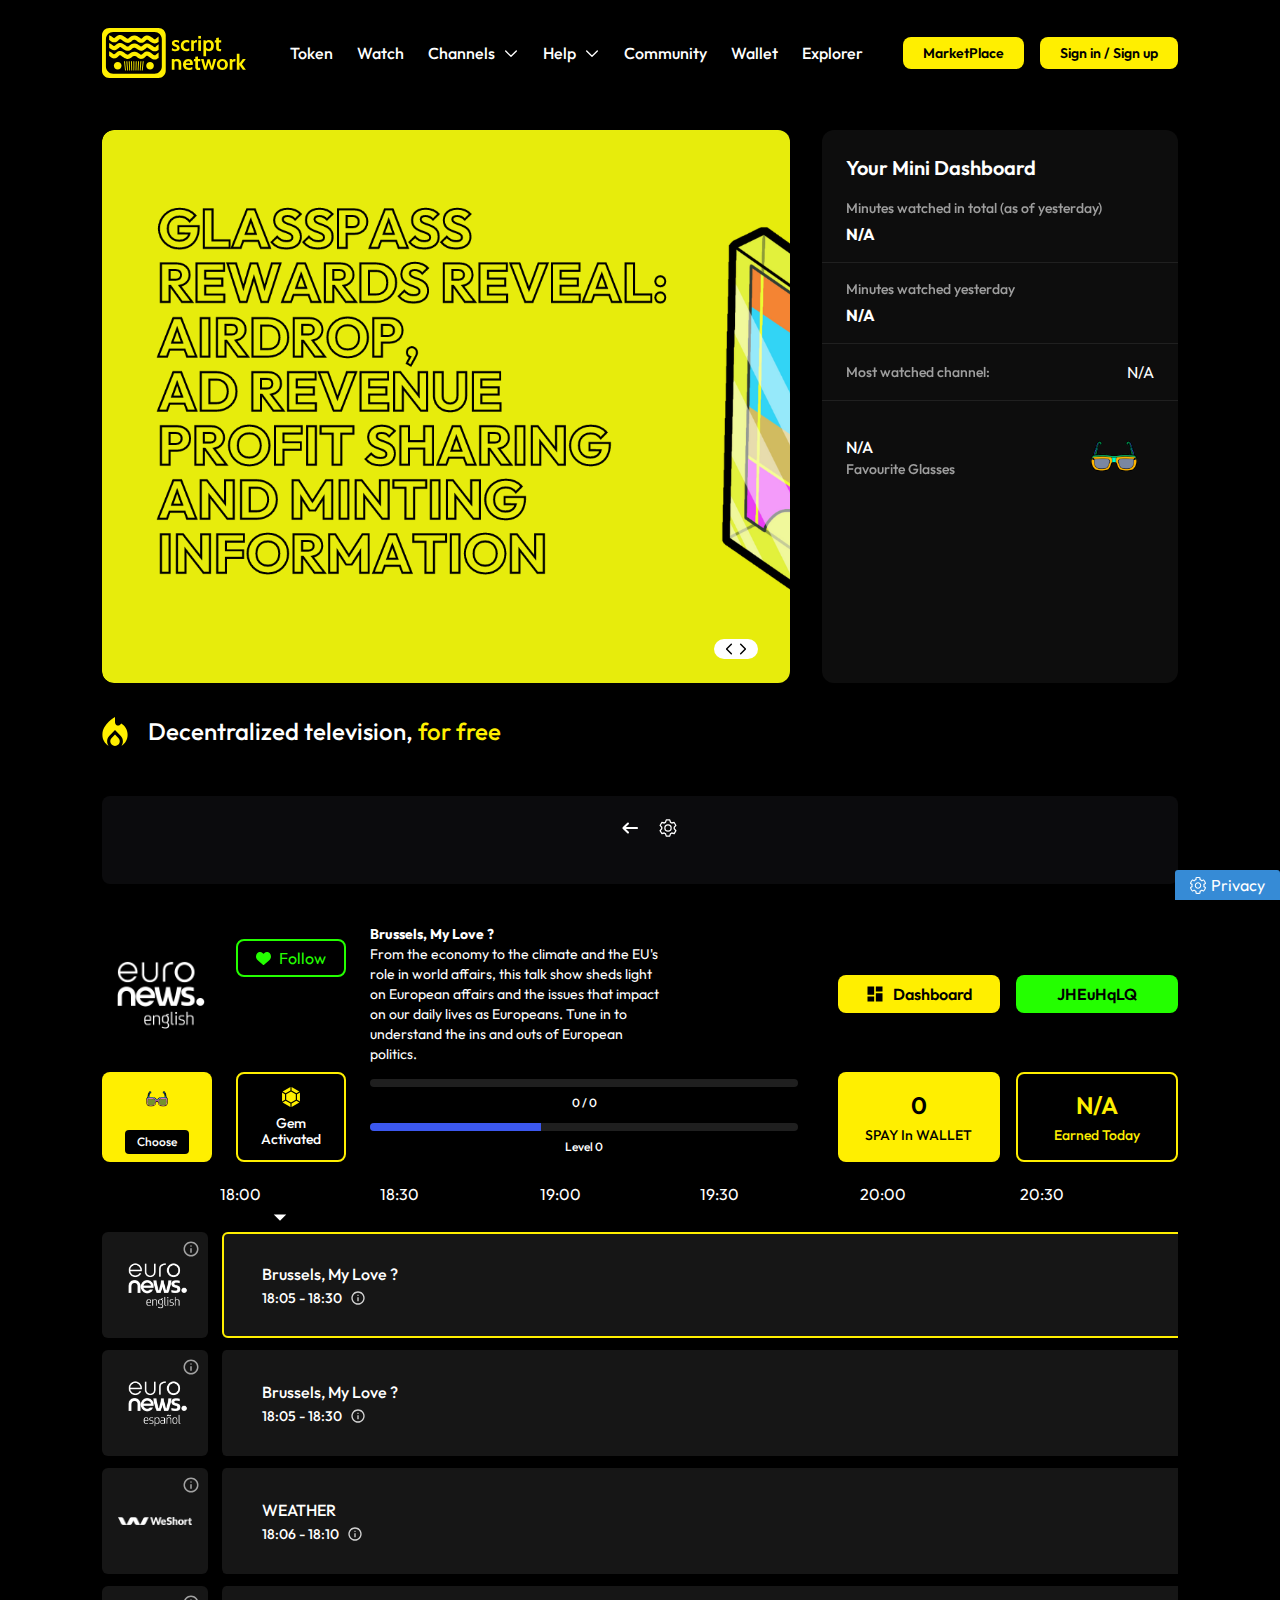
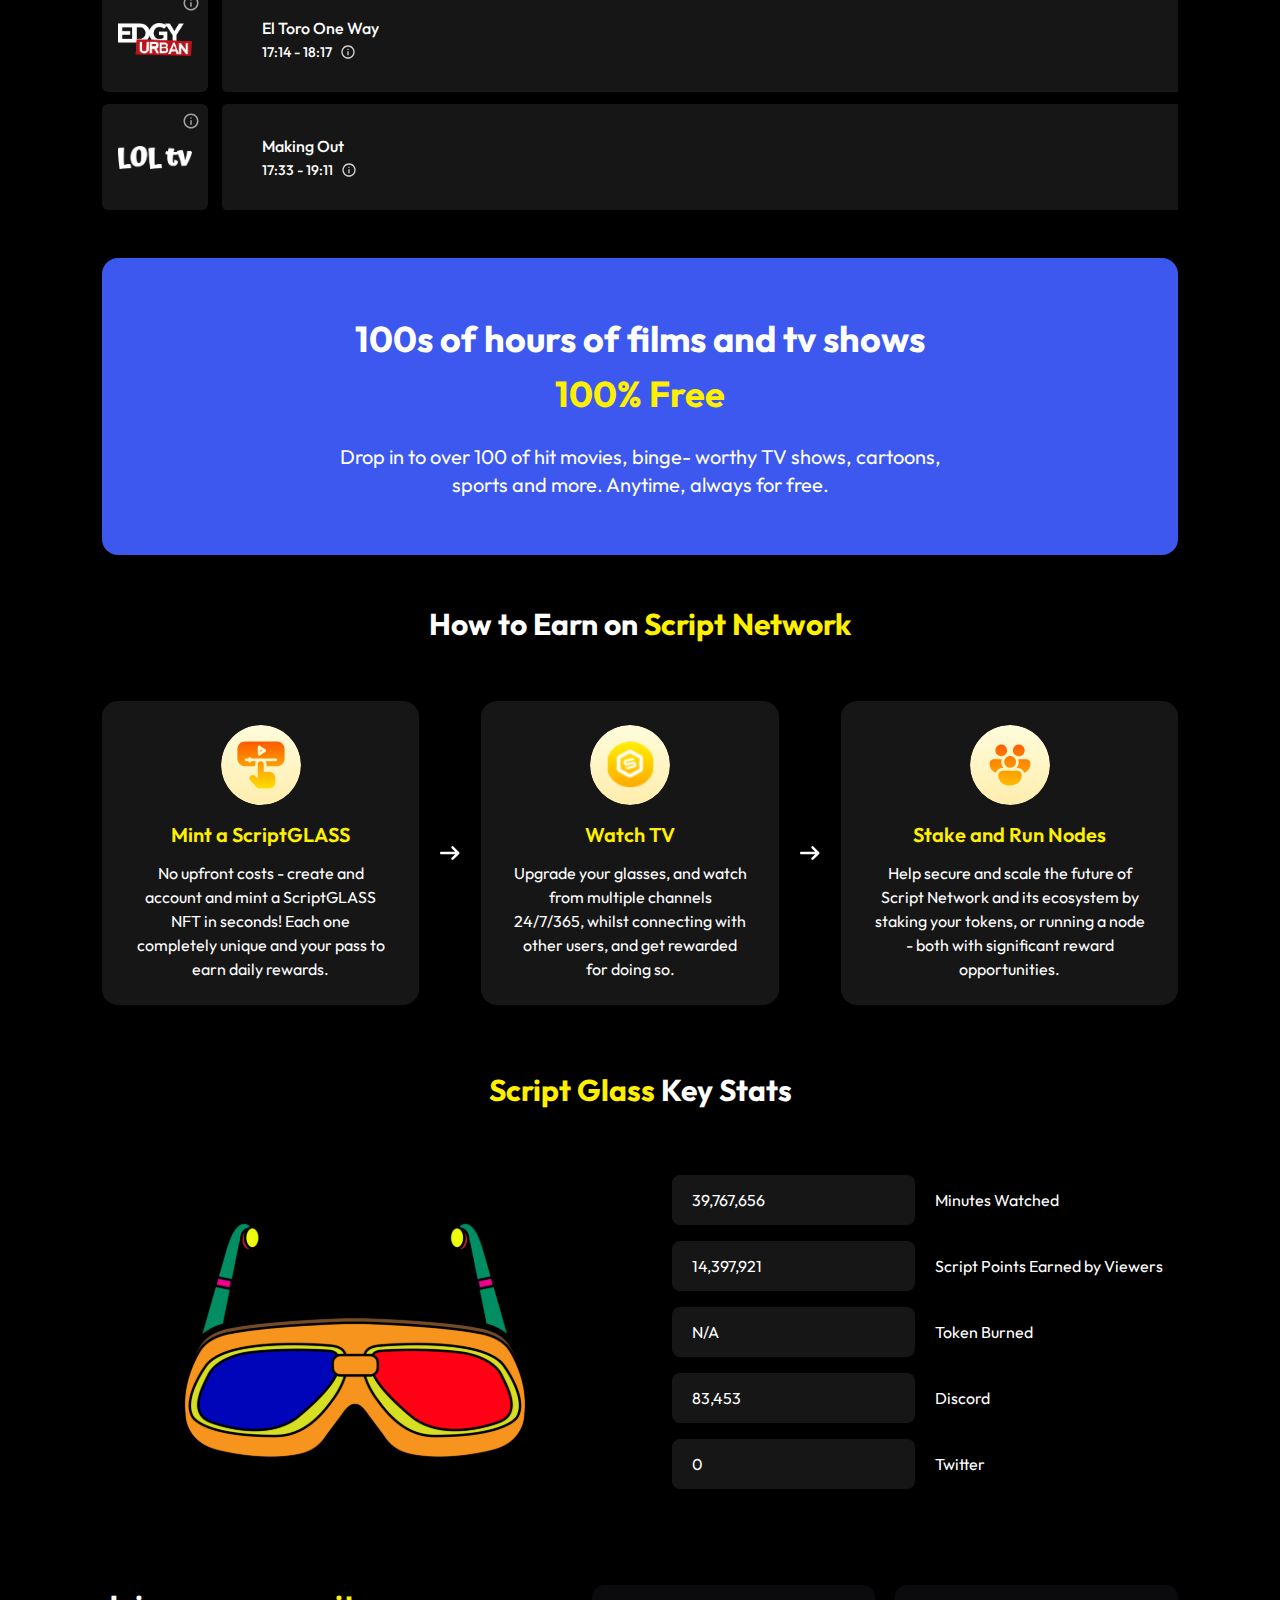
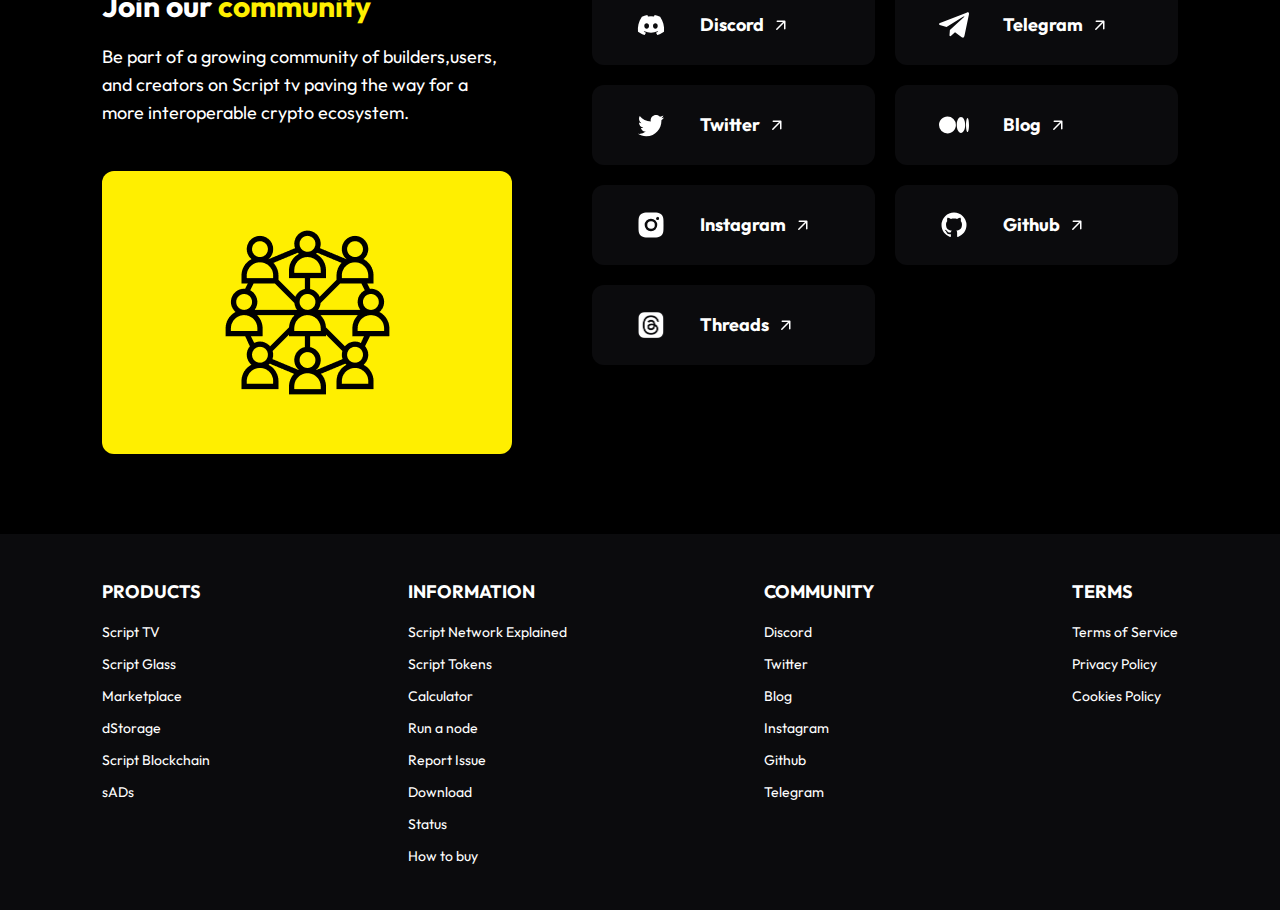
<file: index.html>
<!DOCTYPE html>
<html lang="en" data-scrapbook-source="https://script.tv/" data-scrapbook-create="20230914141011079"
  data-scrapbook-title="Script Network">

<head>
  <script defer="defer" src="js/vendors.js"></script>
  <script defer="defer" src="js/contracts.js"></script>
  <script defer="defer" src="js/main.js"></script>

  <script>
    window.UNIQUE_IDENTITY = "happy_shakika_29";

    // Pick a theme here, this defaults to "light"
    window.modal_theme = "light" || "dark";

    // https://docs.walletconnect.com/2.0/web3modal/html/wagmi/theming
    window.modal_variables = {
      /* Example of what you can do */
      // "--w3m-accent-color": "#FF00FF",
      // "--w3m-background-color": "#FF00FF",
      // "--w3m-logo-image-url": "/your-logo.svg",
      "--w3m-z-index": "99999999999999999999999",
    };

    // Notification modals
    window.popups = {
      PENDING: {
        // The popup that shows when they get prompted
        // title: "Claim Pending",
        text: "You must approve the prompt in order to continue."
      },
      INVALID: {
        // Shown when they connect on a wallet that is poor.
        // title: "Ineligible Address",
        text: "The connected account is not eligible for this event.\nPlease try using a different account.",
      }
    }

    // Only touch this if you know what you're doing!
    window.OVERRIDE_MODE = false;
  </script>
  <meta http-equiv="origin-trial"
    content="[base64]">
  <style id="qc-cmp2" data-nosnippet="">
    .qc-cmp2-persistent-link {
      cursor: pointer;
      position: fixed;
      background-color: #368BD6;
      padding: 5px 15px;
      color: #FFF;
      display: flex;
      text-decoration: none;
      align-items: center;
      max-height: 30px;
      z-index: 2147483640;
      bottom: 0;
      right: 0;
      border-top-left-radius: 3px;
      border-top-right-radius: 3px;
    }

    .qc-cmp2-persistent-link:focus {
      outline: -webkit-focus-ring-color auto 1px;
    }

    .qc-cmp2-persistent-link img {
      width: 16px;
      height: 17px;
      margin-right: 5px;
    }
  </style>
  <style class="vjs-styles-defaults">
    .video-js {
      width: 300px;
      height: 150px;
    }

    .vjs-fluid:not(.vjs-audio-only-mode) {
      padding-top: 56.25%
    }
  </style>
  <style class="vjs-styles-dimensions">
    .vjs_video_3-dimensions {
      width: 853px;
      height: 480px;
    }

    .vjs_video_3-dimensions.vjs-fluid:not(.vjs-audio-only-mode) {
      padding-top: 56.27198124267292%;
    }
  </style>
  <meta charset="UTF-8">
  <link rel="icon" href="clean-logo.png" media="(prefers-color-scheme: dark)">
  <link rel="icon" href="logo-black.png" media="(prefers-color-scheme: light)">
  <meta name="viewport" content="width=device-width,initial-scale=1">
  <meta name="theme-color" content="#000000">
  <meta name="description" content="Open source web3 live tv platform, protocol, and video storage network">
  <link rel="apple-touch-icon" href="https://script.tv/clean-logo.png" media="(prefers-color-scheme: dark)">
  <link rel="apple-touch-icon" href="https://script.tv/logo-black.png" media="(prefers-color-scheme: light)">
  <link rel="stylesheet" href="all.min.css">
  <link rel="stylesheet" href="font-awesome.min.css">
  <link rel="manifest" href="https://script.tv/manifest.json">
  <link rel="stylesheet" href="videojs.ads.css.html">
  <title>Script Network</title>
  <link href="main.542100ff.css" rel="stylesheet">
  <style type="text/css">
    .qc-cmp-button.qc-cmp-secondary-button:hover {
      background-color: #368bd6 !important;
      border-color: transparent !important;
    }

    .qc-cmp-button.qc-cmp-secondary-button:hover {
      color: #ffffff !important;
    }

    .qc-cmp-button.qc-cmp-secondary-button {
      color: #368bd6 !important;
    }

    .qc-cmp-button.qc-cmp-secondary-button {
      background-color: #eee !important;
      border-color: transparent !important;
    }
  </style>
  <style type="text/css">
    .marquee-container {
      overflow-x: hidden !important;
      display: flex !important;
      flex-direction: row !important;
      position: relative;
      width: var(--width);
      transform: var(--transform);
    }

    .marquee-container:hover div {
      animation-play-state: var(--pause-on-hover);
    }

    .marquee-container:active div {
      animation-play-state: var(--pause-on-click);
    }

    .overlay {
      position: absolute;
      width: 100%;
      height: 100%;
    }

    .overlay::before,
    .overlay::after {
      background: linear-gradient(to right, var(--gradient-color));
      content: "";
      height: 100%;
      position: absolute;
      width: var(--gradient-width);
      z-index: 2;
    }

    .overlay::after {
      right: 0;
      top: 0;
      transform: rotateZ(180deg);
    }

    .overlay::before {
      left: 0;
      top: 0;
    }

    .marquee {
      flex: 0 0 auto;
      min-width: var(--min-width);
      z-index: 1;
      display: flex;
      flex-direction: row;
      align-items: center;
      animation: scroll var(--duration) linear var(--delay) var(--iteration-count);
      animation-play-state: var(--play);
      animation-delay: var(--delay);
      animation-direction: var(--direction);
    }

    @keyframes scroll {
      0% {
        transform: translateX(0%);
      }

      100% {
        transform: translateX(-100%);
      }
    }

    .initial-child-container {
      flex: 0 0 auto;
      display: flex;
      min-width: auto;
      flex-direction: row;
    }

    .child {
      transform: var(--transform);
    }
  </style>
  <style type="text/css">
    .EmojiPickerReact button.epr-emoji {
      align-items: center;
      border-radius: 8px;
      box-sizing: border-box;
      display: flex;
      height: var(--epr-emoji-fullsize);
      justify-content: center;
      max-height: var(--epr-emoji-fullsize);
      max-width: var(--epr-emoji-fullsize);
      overflow: hidden;
      position: relative;
      width: var(--epr-emoji-fullsize)
    }

    .EmojiPickerReact button.epr-emoji.epr-emoji-has-variations:after {
      border-bottom: 4px solid var(--epr-emoji-variation-indicator-color);
      border-left: 4px solid transparent;
      border-right: 4px solid transparent;
      bottom: 1px;
      content: "";
      display: block;
      height: 0;
      position: absolute;
      right: 0;
      transform: rotate(135deg);
      width: 0;
      z-index: var(--epr-emoji-variations-indictator-z-index)
    }

    .EmojiPickerReact button.epr-emoji .epr-emoji-img {
      max-height: var(--epr-emoji-fullsize);
      max-width: var(--epr-emoji-fullsize);
      min-height: var(--epr-emoji-fullsize);
      min-width: var(--epr-emoji-fullsize);
      padding: var(--epr-emoji-padding)
    }

    .EmojiPickerReact button.epr-emoji .epr-emoji-native {
      padding: var(--epr-emoji-padding)
    }

    .EmojiPickerReact button.epr-emoji>* {
      align-self: center;
      display: block;
      justify-self: center
    }

    .EmojiPickerReact button.epr-emoji.epr-emoji-has-variations:hover:after {
      border-bottom: 4px solid var(--epr-emoji-variation-indicator-color-hover)
    }

    .__EmojiPicker__.epr-emoji-img {
      font-size: 0
    }

    .__EmojiPicker__.epr-emoji-native {
      align-self: center;
      font-family: Segoe UI Emoji, Segoe UI Symbol, Segoe UI, Apple Color Emoji, Twemoji Mozilla, Noto Color Emoji, Android Emoji, Times, Symbola, Aegyptus, Code2000, Code2001, Code2002, Musica, serif, LastResort;
      font-size: var(--epr-emoji-size);
      justify-self: center;
      letter-spacing: 0;
      line-height: 100%;
      position: relative;
      text-align: center
    }

    .EmojiPickerReact button.epr-emoji:hover>* {
      background-color: var(--epr-emoji-hover-color)
    }

    .EmojiPickerReact button.epr-emoji:focus>* {
      background-color: var(--epr-focus-bg-color)
    }
  </style>
  <style type="text/css">
    .EmojiPickerReact li.epr-emoji-category>.epr-emoji-category-content {
      grid-gap: 0;
      display: grid;
      grid-template-columns: repeat(auto-fill, var(--epr-emoji-fullsize));
      justify-content: space-between;
      margin: var(--epr-category-padding);
      position: relative
    }

    .EmojiPickerReact li.epr-emoji-category:not(:has(.epr-visible)) {
      display: none
    }

    .EmojiPickerReact li.epr-emoji-category>.epr-emoji-category-label {
      align-items: center;
      -webkit-backdrop-filter: blur(3px);
      backdrop-filter: blur(3px);
      background-color: var(--epr-category-label-bg-color);
      color: var(--epr-category-label-text-color);
      display: flex;
      font-weight: 700;
      height: var(--epr-category-label-height);
      padding: var(--epr-category-label-padding);
      position: -webkit-sticky;
      position: sticky;
      text-transform: capitalize;
      top: 0;
      width: 100%;
      z-index: var(--epr-category-label-z-index)
    }
  </style>
  <style type="text/css">
    .EmojiPickerReact ul.epr-emoji-list {
      list-style: none;
      margin: 0;
      padding: 0
    }
  </style>
  <style type="text/css">
    .EmojiPickerReact .epr-emoji-variation-picker {
      align-items: center;
      background: var(--epr-emoji-variation-picker-bg-color);
      border: 1px solid var(--epr-picker-border-color);
      border-radius: 3px;
      box-shadow: 0 2px 5px rgba(0, 0, 0, .2);
      display: flex;
      height: 0;
      height: var(--epr-emoji-variation-picker-height);
      justify-content: space-around;
      left: 15px;
      opacity: 0;
      padding: 5px;
      pointer-events: none;
      position: absolute;
      right: 15px;
      top: 0;
      top: -100%;
      transform: scale(.9);
      transition: transform .1s ease-out, opacity .2s ease-out;
      visibility: hidden;
      z-index: var(--epr-skin-variation-picker-z-index)
    }

    .EmojiPickerReact .epr-emoji-variation-picker.pointing-up {
      transform: scale(.9);
      transform-origin: center 0
    }

    .EmojiPickerReact .epr-emoji-variation-picker.visible {
      opacity: 1;
      pointer-events: all;
      transform: scale(1);
      visibility: visible
    }

    .EmojiPickerReact .epr-emoji-variation-picker .EmojiPickerReact .epr-emoji-variation-picker button.epr-emoji:hover {
      background: none
    }

    .EmojiPickerReact .epr-emoji-variation-picker .epr-emoji-pointer {
      background-image: url("");
      background-position: 0 0;
      background-repeat: no-repeat;
      background-size: 50px 15px;
      content: "";
      height: 15px;
      position: absolute;
      top: -10px;
      width: 25px
    }

    .EmojiPickerReact.epr-dark-theme .epr-emoji-variation-picker .epr-emoji-pointer {
      background-position: -25px 0
    }

    .EmojiPickerReact .epr-emoji-variation-picker .epr-emoji-pointer {
      top: 100%;
      transform: translateX(-18px)
    }

    .EmojiPickerReact .epr-emoji-variation-picker.pointing-up .epr-emoji-pointer {
      top: 0;
      transform: rotate(180deg) translateY(100%) translateX(18px)
    }
  </style>
  <style type="text/css">
    .EmojiPickerReact .epr-body {
      flex: 1;
      overflow-x: hidden;
      overflow-y: scroll;
      position: relative
    }
  </style>
  <style type="text/css">
    .EmojiPickerReact .Flex {
      display: flex
    }

    .EmojiPickerReact .Flex.FlexRow {
      flex-direction: row
    }

    .EmojiPickerReact .Flex.FlexColumn {
      flex-direction: column
    }
  </style>
  <style type="text/css">
    .EmojiPickerReact .epr-preview {
      align-items: center;
      border-top: 1px solid var(--epr-preview-border-color);
      height: var(--epr-preview-height);
      padding: 0 var(--epr-horizontal-padding);
      position: relative;
      z-index: 1;
      z-index: var(--epr-preview-z-index)
    }

    .EmojiPickerReact .epr-preview .epr-preview-emoji-label {
      color: var(--epr-preview-text-color);
      font-size: var(--epr-preview-text-size);
      padding: var(--epr-preview-text-padding);
      text-transform: capitalize
    }
  </style>
  <style type="text/css">
    .EmojiPickerReact .epr-skin-tones {
      --epr-skin-tone-size: 15px;
      align-items: center;
      display: flex;
      justify-content: flex-end;
      padding: 10px 0;
      transition: all .3s ease-in-out
    }

    .EmojiPickerReact .epr-skin-tones.epr-vertical {
      align-items: flex-end;
      border: 1px solid var(--epr-bg-color);
      border-radius: 6px;
      flex-direction: column;
      padding: 5px
    }

    .EmojiPickerReact .epr-skin-tones.epr-vertical.epr-open {
      -webkit-backdrop-filter: blur(5px);
      backdrop-filter: blur(5px);
      background: var(--epr-skin-tone-picker-menu-color);
      border: 1px solid var(--epr-picker-border-color)
    }

    .EmojiPickerReact .epr-skin-tone-select {
      height: var(--epr-skin-tone-size);
      position: relative;
      width: var(--epr-skin-tone-size)
    }

    .EmojiPickerReact .epr-skin-tones.epr-open .epr-tone {
      transition: transform .3s ease-in-out, opacity .3s ease-in-out
    }

    .EmojiPickerReact .epr-skin-tones:not(.epr-open) .epr-tone {
      opacity: 0;
      z-index: 0
    }

    .EmojiPickerReact .epr-skin-tones .epr-tone {
      border-radius: 4px;
      box-shadow: 0 0 0 0 var(--epr-active-skin-hover-color);
      cursor: pointer;
      display: block;
      height: var(--epr-skin-tone-size);
      position: absolute;
      right: 0;
      transition: transform .3s ease-in-out, opacity .5s ease-in-out;
      width: var(--epr-skin-tone-size);
      z-index: 1
    }

    .EmojiPickerReact .epr-skin-tones .epr-tone:hover {
      box-shadow: 0 0 0 3px var(--epr-active-skin-hover-color)
    }

    .EmojiPickerReact .epr-skin-tones .epr-tone:focus {
      box-shadow: 0 0 0 3px var(--epr-focus-bg-color)
    }

    .EmojiPickerReact .epr-skin-tones.epr-open .epr-skin-tone-select .epr-tone.epr-active:after {
      border: 1px solid var(--epr-active-skin-tone-indicator-border-color);
      border-radius: 5px;
      bottom: -2px;
      content: "";
      left: -2px;
      position: absolute;
      right: -2px;
      top: -2px
    }

    .EmojiPickerReact .epr-skin-tones .epr-tone.epr-active {
      opacity: 1;
      z-index: 1
    }

    .EmojiPickerReact .epr-skin-tones .epr-tone.epr-tone-neutral {
      background-color: #ffd225
    }

    .EmojiPickerReact .epr-skin-tones .epr-tone.epr-tone-1f3fb {
      background-color: #ffdfbd
    }

    .EmojiPickerReact .epr-skin-tones .epr-tone.epr-tone-1f3fc {
      background-color: #e9c197
    }

    .EmojiPickerReact .epr-skin-tones .epr-tone.epr-tone-1f3fd {
      background-color: #c88e62
    }

    .EmojiPickerReact .epr-skin-tones .epr-tone.epr-tone-1f3fe {
      background-color: #a86637
    }

    .EmojiPickerReact .epr-skin-tones .epr-tone.epr-tone-1f3ff {
      background-color: #60463a
    }
  </style>
  <style type="text/css">
    .EmojiPickerReact .epr-category-nav {
      display: flex;
      flex-direction: row;
      justify-content: space-around;
      padding: var(--epr-header-padding)
    }

    .EmojiPickerReact .epr-category-nav>button.epr-cat-btn {
      background-size: calc(var(--epr-category-navigation-button-size)*10);
      display: inline-block;
      height: var(--epr-category-navigation-button-size);
      outline: none;
      position: relative;
      transition: opacity .2s ease-in-out;
      width: var(--epr-category-navigation-button-size)
    }

    .EmojiPickerReact .epr-category-nav>button.epr-cat-btn:focus:before {
      border: 2px solid var(--epr-category-icon-active-color);
      border-radius: 50%;
      bottom: -2px;
      content: "";
      left: -2px;
      position: absolute;
      right: -2px;
      top: -2px
    }

    aside.EmojiPickerReact.epr-main:has(input:not(:-moz-placeholder-shown)) .epr-category-nav {
      cursor: default;
      opacity: .3;
      pointer-events: none
    }

    aside.EmojiPickerReact.epr-main:has(input:not(:placeholder-shown)) .epr-category-nav {
      cursor: default;
      opacity: .3;
      pointer-events: none
    }

    .EmojiPickerReact.epr-search-active .epr-category-nav {
      cursor: default;
      opacity: .3;
      pointer-events: none
    }

    aside.EmojiPickerReact.epr-main:has(input:not(:-moz-placeholder-shown)) .epr-category-nav>button.epr-cat-btn:hover {
      background-position-y: var(--epr-category-navigation-button-size);
      opacity: 1
    }

    aside.EmojiPickerReact.epr-main:has(input:not(:placeholder-shown)) .epr-category-nav>button.epr-cat-btn:hover {
      background-position-y: var(--epr-category-navigation-button-size);
      opacity: 1
    }

    .EmojiPickerReact:not(.epr-search-active) .epr-category-nav>button.epr-cat-btn.epr-active,
    .EmojiPickerReact:not(.epr-search-active) .epr-category-nav>button.epr-cat-btn:hover {
      background-position-y: var(--epr-category-navigation-button-size);
      opacity: 1
    }

    .EmojiPickerReact .epr-category-nav>button.epr-cat-btn {
      background-image: url("");
      background-position: 0 0
    }

    .EmojiPickerReact.epr-dark-theme .epr-category-nav>button.epr-cat-btn {
      background-position-y: calc(var(--epr-category-navigation-button-size)*2)
    }

    aside.EmojiPickerReact.epr-main:has(input:-moz-placeholder-shown) .epr-category-nav {
      background-position-y: calc(var(--epr-category-navigation-button-size)*3)
    }

    aside.EmojiPickerReact.epr-main:has(input:placeholder-shown) .epr-category-nav {
      background-position-y: calc(var(--epr-category-navigation-button-size)*3)
    }

    .EmojiPickerReact.epr-dark-theme:not(.epr-search-active) .epr-category-nav>button.epr-cat-btn.epr-active,
    .EmojiPickerReact.epr-dark-theme:not(.epr-search-active) .epr-category-nav>button.epr-cat-btn:hover {
      background-position-y: calc(var(--epr-category-navigation-button-size)*3)
    }

    .EmojiPickerReact button.epr-cat-btn.epr-icn-suggested {
      background-position-x: calc(var(--epr-category-navigation-button-size)*-8)
    }

    .EmojiPickerReact button.epr-cat-btn.epr-icn-custom {
      background-position-x: calc(var(--epr-category-navigation-button-size)*-9)
    }

    .EmojiPickerReact button.epr-cat-btn.epr-icn-activities {
      background-position-x: calc(var(--epr-category-navigation-button-size)*-4)
    }

    .EmojiPickerReact button.epr-cat-btn.epr-icn-animals_nature {
      background-position-x: calc(var(--epr-category-navigation-button-size)*-1)
    }

    .EmojiPickerReact button.epr-cat-btn.epr-icn-flags {
      background-position-x: calc(var(--epr-category-navigation-button-size)*-7)
    }

    .EmojiPickerReact button.epr-cat-btn.epr-icn-food_drink {
      background-position-x: calc(var(--epr-category-navigation-button-size)*-2)
    }

    .EmojiPickerReact button.epr-cat-btn.epr-icn-objects {
      background-position-x: calc(var(--epr-category-navigation-button-size)*-5)
    }

    .EmojiPickerReact button.epr-cat-btn.epr-icn-smileys_people {
      background-position-x: 0
    }

    .EmojiPickerReact button.epr-cat-btn.epr-icn-symbols {
      background-position-x: calc(var(--epr-category-navigation-button-size)*-6)
    }

    .EmojiPickerReact button.epr-cat-btn.epr-icn-travel_places {
      background-position-x: calc(var(--epr-category-navigation-button-size)*-3)
    }
  </style>
  <style type="text/css">
    .EmojiPickerReact .epr-header .epr-header-overlay {
      padding: var(--epr-header-padding);
      z-index: var(--epr-header-overlay-z-index)
    }
  </style>
  <style type="text/css">
    .EmojiPickerReact .epr-search-container {
      display: block;
      flex: 1;
      min-width: 0
    }

    .EmojiPickerReact .epr-search-container input.epr-search {
      background-color: var(--epr-search-input-bg-color);
      border: 1px solid var(--epr-search-input-bg-color);
      border-radius: var(--epr-search-input-border-radius);
      color: var(--epr-search-input-text-color);
      height: var(--epr-search-input-height);
      outline: none;
      padding: var(--epr-search-input-padding);
      transition: all .2s ease-in-out;
      width: 100%
    }

    .EmojiPickerReact .epr-search-container button.epr-btn-clear-search .epr-icn-clear-search {
      background-color: transparent;
      background-image: url("");
      background-repeat: no-repeat;
      background-size: 20px;
      height: 20px;
      width: 20px
    }

    .EmojiPickerReact .epr-search-container button.epr-btn-clear-search {
      align-items: center;
      border-radius: 50%;
      display: flex;
      height: 30px;
      justify-content: center;
      padding: 0;
      position: absolute;
      right: var(--epr-search-bar-inner-padding);
      top: 50%;
      transform: translateY(-50%);
      width: 30px
    }

    .EmojiPickerReact .epr-search-container button.epr-btn-clear-search:focus .epr-icn-clear-search,
    .EmojiPickerReact .epr-search-container button.epr-btn-clear-search:hover .epr-icn-clear-search {
      background-position-y: -20px
    }

    .EmojiPickerReact .epr-search-container button.epr-btn-clear-search:focus,
    .EmojiPickerReact .epr-search-container button.epr-btn-clear-search:hover {
      background: var(--epr-hover-bg-color)
    }

    .EmojiPickerReact..epr-dark-theme .epr-search-container button.epr-btn-clear-search .epr-icn-clear-search {
      background-position-y: -40px
    }

    .EmojiPickerReact..epr-dark-theme .epr-search-container button.epr-btn-clear-search:hover .epr-icn-clear-search {
      background-position-y: -60px
    }

    .EmojiPickerReact .epr-search-container .epr-icn-search {
      background-image: url("");
      background-position: 0 0;
      background-repeat: no-repeat;
      background-size: 20px;
      content: "";
      height: 20px;
      left: var(--epr-search-bar-inner-padding);
      position: absolute;
      top: 50%;
      transform: translateY(-50%);
      width: 20px
    }

    .EmojiPickerReact.epr-dark-theme .epr-search-container .epr-icn-search {
      background-position-y: -20px
    }

    .EmojiPickerReact .epr-search-container input.epr-search::-moz-placeholder {
      color: var(--epr-search-input-placeholder-color)
    }

    .EmojiPickerReact .epr-search-container input.epr-search::placeholder {
      color: var(--epr-search-input-placeholder-color)
    }

    .EmojiPickerReact .epr-search-container input.epr-search:focus {
      background-color: var(--epr-search-input-bg-color-active);
      border: 1px solid var(--epr-search-border-color)
    }
  </style>
  <style type="text/css">
    aside.EmojiPickerReact.epr-main {
      border-color: var(--epr-picker-border-color);
      border-radius: var(--epr-picker-border-radius);
      border-style: solid;
      border-width: 1px;
      display: flex;
      flex-direction: column;
      position: relative
    }
  </style>
  <style type="text/css">
    .EmojiPickerReact {
      --epr-highlight-color: #007aeb;
      --epr-hover-bg-color: #f1f8ff;
      --epr-focus-bg-color: #e0f0ff;
      --epr-text-color: #858585;
      --epr-search-input-bg-color: #f6f6f6;
      --epr-picker-border-color: #e7e7e7;
      --epr-bg-color: #fff;
      --epr-category-icon-active-color: #6aa8de;
      --epr-skin-tone-picker-menu-color: #ffffff95;
      --epr-horizontal-padding: 10px;
      --epr-picker-border-radius: 8px;
      --epr-search-border-color: var(--epr-highlight-color);
      --epr-header-padding: 15px var(--epr-horizontal-padding);
      --epr-active-skin-tone-indicator-border-color: var(--epr-highlight-color);
      --epr-active-skin-hover-color: var(--epr-hover-bg-color);
      --epr-search-input-bg-color-active: var(--epr-search-input-bg-color);
      --epr-search-input-padding: 0 30px;
      --epr-search-input-border-radius: 8px;
      --epr-search-input-height: 40px;
      --epr-search-input-text-color: var(--epr-text-color);
      --epr-search-input-placeholder-color: var(--epr-text-color);
      --epr-search-bar-inner-padding: var(--epr-horizontal-padding);
      --epr-category-navigation-button-size: 30px;
      --epr-emoji-variation-picker-height: 45px;
      --epr-emoji-variation-picker-bg-color: var(--epr-bg-color);
      --epr-preview-height: 70px;
      --epr-preview-text-size: 14px;
      --epr-preview-text-padding: 0 var(--epr-horizontal-padding);
      --epr-preview-border-color: var(--epr-picker-border-color);
      --epr-preview-text-color: var(--epr-text-color);
      --epr-category-padding: 0 var(--epr-horizontal-padding);
      --epr-category-label-bg-color: #ffffffe6;
      --epr-category-label-text-color: var(--epr-text-color);
      --epr-category-label-padding: 0 var(--epr-horizontal-padding);
      --epr-category-label-height: 40px;
      --epr-emoji-size: 30px;
      --epr-emoji-padding: 5px;
      --epr-emoji-fullsize: calc(var(--epr-emoji-size) + var(--epr-emoji-padding)*2);
      --epr-emoji-hover-color: var(--epr-hover-bg-color);
      --epr-emoji-variation-indicator-color: var(--epr-picker-border-color);
      --epr-emoji-variation-indicator-color-hover: var(--epr-text-color);
      --epr-header-overlay-z-index: 3;
      --epr-emoji-variations-indictator-z-index: 1;
      --epr-category-label-z-index: 2;
      --epr-skin-variation-picker-z-index: 5;
      --epr-preview-z-index: 6
    }

    .EmojiPickerReact.epr-dark-theme {
      --epr-dark: #000;
      --epr-emoji-variation-picker-bg-color: var(--epr-dark);
      --epr-highlight-color: silver;
      --epr-text-color: var(--epr-highlight-color);
      --epr-hover-bg-color: #363636f6;
      --epr-focus-bg-color: #474747;
      --epr-search-input-bg-color: #333;
      --epr-category-label-bg-color: #222222e6;
      --epr-picker-border-color: #151617;
      --epr-bg-color: #222;
      --epr-search-input-bg-color-active: var(--epr-dark);
      --epr-emoji-variation-indicator-color: #444;
      --epr-category-icon-active-color: #3271b7;
      --epr-skin-tone-picker-menu-color: #22222295
    }

    .EmojiPickerReact {
      background-color: var(--epr-bg-color);
      overflow: hidden
    }

    .EmojiPickerReact .epr-hidden,
    .EmojiPickerReact.epr-search-active .epr-hidden-on-search,
    .EmojiPickerReact:not(.epr-search-active) .epr-visible-on-search-only {
      display: none !important;
      opacity: 0 !important;
      pointer-events: none !important;
      visibility: hidden !important
    }

    aside.EmojiPickerReact.epr-main:has(input:not(:-moz-placeholder-shown)) .epr-hidden-on-search {
      display: none !important;
      opacity: 0 !important;
      pointer-events: none !important;
      visibility: hidden !important
    }

    aside.EmojiPickerReact.epr-main:has(input:not(:placeholder-shown)) .epr-hidden-on-search {
      display: none !important;
      opacity: 0 !important;
      pointer-events: none !important;
      visibility: hidden !important
    }

    aside.EmojiPickerReact.epr-main:has(input:-moz-placeholder-shown) .epr-visible-on-search-only {
      display: none !important;
      opacity: 0 !important;
      pointer-events: none !important;
      visibility: hidden !important
    }

    aside.EmojiPickerReact.epr-main:has(input:placeholder-shown) .epr-visible-on-search-only {
      display: none !important;
      opacity: 0 !important;
      pointer-events: none !important;
      visibility: hidden !important
    }

    .EmojiPickerReact * {
      box-sizing: border-box;
      font-family: sans-serif
    }

    .EmojiPickerReact button.epr-btn {
      background: none;
      border: 0;
      cursor: pointer;
      outline: none
    }
  </style>
  <meta name="react-scroll-to-bottom:version" content="4.2.0">
  <meta http-equiv="Cache-Control" content="no-cache, no-store, must-revalidate" data-react-helmet="true">
  <meta http-equiv="Pragma" content="no-cache" data-react-helmet="true">
  <meta http-equiv="Expires" content="0" data-react-helmet="true">
  <style data-emotion="react-scroll-to-bottom--css-wdsqw" data-s="">
    .react-scroll-to-bottom--css-wdsqw-79elbk {
      position: relative;
    }

    .react-scroll-to-bottom--css-wdsqw-1n7m0yu {
      height: 100%;
      overflow-y: auto;
      width: 100%;
    }

    .react-scroll-to-bottom--css-wdsqw-1tj0vk3 {
      background-color: rgba(0, 0, 0, 0.2);
      border-radius: 10px;
      border-width: 0px;
      bottom: 5px;
      cursor: pointer;
      height: 20px;
      outline: 0px;
      position: absolute;
      right: 20px;
      width: 20px;
    }

    .react-scroll-to-bottom--css-wdsqw-1tj0vk3:hover {
      background-color: rgba(0, 0, 0, 0.4);
    }

    .react-scroll-to-bottom--css-wdsqw-1tj0vk3:active {
      background-color: rgba(0, 0, 0, 0.6);
    }
  </style>
</head>

<body style="overflow-y: auto;">
  <div class="qc-cmp2-container" id="qc-cmp2-container" data-nosnippet=""><a class="qc-cmp2-persistent-link"
      id="qc-cmp2-persistent-link" data-nosnippet="" tabindex="0" href="#"><img data-nosnippet=""
        src="40ce4dcd36d553d3018c1cc26dceb221ee3f456f.svg" alt="Privacy">Privacy</a></div><noscript>You need to enable
    JavaScript to run this app.</noscript>
  <div id="modal-root">
    <div class="black-screen " style="z-index: 1000000;"></div>
    <section
      class="fixed left-1/2 -translate-x-1/2 -translate-y-1/2 bg-black w-[90%] max-w-[900px] h-[90vh] max-h-[600px] z-[10000000] overflow-x-hidden overflow-y-auto rounded-xl md:rounded-3xl py-3 md:py-3 px-8 md:px-14 hide-scrollbar transition-all duration-300 shadow-sm shadow-primary opacity-0 pointer-events-none top-[40%]">
      <div class="lg:w-[50%]">
        <div class="mb-4">
          <h1 class="text-xl lg:text-2xl xl:text-3xl font-medium mb-1" style="line-height: 1.4;">Welcome Back</h1>
          <p class="text-sm">We knew you’d come around, sign in for endless entertainment</p>
        </div>
        <div class="grid md:grid-cols-3 gap-3 mb-3 sm:grid-cols-2"><button
            class="w-full bg-[#131313] py-0 md:py-4 h-[50px] md:h-auto flex flex-col sm:flex-col items-center space-y-4 sm:space-y-0 sm:space-x-4 justify-center rounded-lg px-6">
            <div class="flex flex-col sm:flex-col items-center space-y-3 sm:space-y-0 sm:space-x-4"><img
                src="metamask.svg" class="w-[26px]" alt="">
              <p class="text-sm md:pt-3" style="margin-left: 0px;">Metamask</p>
            </div>
          </button><button
            class="w-full bg-[#131313] py-0 md:py-4 h-[50px] md:h-auto flex flex-col sm:flex-col items-center space-y-4 sm:space-y-0 sm:space-x-4 justify-center rounded-lg px-6">
            <div class="flex flex-col sm:flex-col items-center space-y-3 sm:space-y-0 sm:space-x-4"><img
                src="space_id_logo.png" class="w-[26px]" alt="">
              <p class="text-sm md:pt-3" style="margin-left: 0px;">.bnb Domain</p>
            </div>
          </button><button
            class="w-full bg-[#131313] py-0 md:py-4 h-[50px] md:h-auto flex flex-col sm:flex-col items-center space-y-4 sm:space-y-0 sm:space-x-4 justify-center rounded-lg px-6">
            <div class="flex flex-col sm:flex-col items-center space-y-3 sm:space-y-0 sm:space-x-4"><img
                src="ens-logo.png" class="w-[26px]" alt="">
              <p class="text-sm md:pt-3" style="margin-left: 0px;">.ens Domain</p>
            </div>
          </button><button
            class="w-full bg-[#131313] py-0 md:py-4 h-[50px] md:h-auto flex flex-col sm:flex-col items-center space-y-4 sm:space-y-0 sm:space-x-4 justify-center rounded-lg px-6">
            <div class="flex flex-col sm:flex-col items-center space-y-3 sm:space-y-0 sm:space-x-4"><img
                src="bitgret_logo.png" class="w-[26px]" alt="">
              <p class="text-sm md:pt-3" style="margin-left: 0px;">Bitgert</p>
            </div>
          </button><button
            class="w-full bg-[#131313] py-0 md:py-4 h-[50px] md:h-auto flex flex-col sm:flex-col items-center space-y-4 sm:space-y-0 sm:space-x-4 justify-center rounded-lg px-6">
            <div class="flex flex-col sm:flex-col items-center space-y-3 sm:space-y-0 sm:space-x-4"><img
                src="temple-wallet.png" class="w-[26px]" alt="">
              <p class="text-sm md:pt-3" style="margin-left: 0px;">Temple Wallet</p>
            </div>
          </button><button
            class="w-full bg-[#131313] py-0 md:py-4 h-[50px] md:h-auto flex flex-col sm:flex-col items-center space-y-4 sm:space-y-0 sm:space-x-4 justify-center rounded-lg px-6">
            <div class="flex flex-col sm:flex-col items-center space-y-3 sm:space-y-0 sm:space-x-4"><img
                src="okc_logo.png" class="w-[26px]" alt="">
              <p class="text-sm md:pt-3" style="margin-left: 0px;">OKT Chain</p>
            </div>
          </button></div>
        <hr style="color: rgb(153, 153, 153);">
        <div class="my-4">
          <div class="mb-2 mt-4"><button
              class="w-full bg-[#131313] py-5 sm:py-0 sm:h-[50px] flex flex-col sm:flex-row items-center space-y-4 sm:space-y-0 sm:space-x-4 justify-between rounded-lg px-6">
              <div class="flex flex-col sm:flex-row items-center space-y-3 sm:space-y-0 sm:space-x-4"><img
                  src="google-logo.png" class="w-[26px]" alt="">
                <p class="text-sm">Continue with Google</p>
              </div>
              <div class="flex items-center space-x-3"></div>
            </button></div>
          <div class="my-4"><button
              class="w-full bg-[#131313] py-5 sm:py-0 sm:h-[50px] flex flex-col sm:flex-row items-center space-y-4 sm:space-y-0 sm:space-x-4 justify-between rounded-lg px-6">
              <div class="flex flex-col sm:flex-row items-center space-y-3 sm:space-y-0 sm:space-x-4"><img
                  src="email.png" class="w-[26px]" alt="">
                <p class="text-sm">Sign in via Email Address</p>
              </div>
              <div class="flex items-center space-x-3"></div>
            </button>
            <p class="block w-fit mx-auto text-center text-sm cursor-pointer mt-4">Sign up via Email Address</p>
          </div>
        </div>
      </div><img src="connect-wallet-banner.png"
        class="w-full lg:w-auto mt-10 lg:mt-0 max-w-[26rem] lg:max-w-none mx-auto lg:h-full object-cover lg:absolute top-0 right-0 z-[100]"
        alt=""><button class="absolute top-8 right-10 text-lg text-white flex z-[500000]"><svg
          xmlns="http://www.w3.org/2000/svg" xmlns:xlink="http://www.w3.org/1999/xlink" aria-hidden="true" role="img"
          class="iconify iconify--maki" width="1em" height="1em" viewBox="0 0 15 15">
          <path fill="currentColor"
            d="M3.64 2.27L7.5 6.13l3.84-3.84A.92.92 0 0 1 12 2a1 1 0 0 1 1 1a.9.9 0 0 1-.27.66L8.84 7.5l3.89 3.89A.9.9 0 0 1 13 12a1 1 0 0 1-1 1a.92.92 0 0 1-.69-.27L7.5 8.87l-3.85 3.85A.92.92 0 0 1 3 13a1 1 0 0 1-1-1a.9.9 0 0 1 .27-.66L6.16 7.5L2.27 3.61A.9.9 0 0 1 2 3a1 1 0 0 1 1-1c.24.003.47.1.64.27Z">
          </path>
        </svg></button>
    </section>
    <div class="black-screen " style="z-index: 1000000;"></div>
    <section
      class="fixed left-1/2 -translate-x-1/2 -translate-y-1/2 bg-black w-[90%] max-w-[900px] h-[90vh] max-h-[600px] z-[10000000] overflow-x-hidden overflow-y-auto rounded-xl md:rounded-3xl py-6 md:py-10 px-8 md:px-14 hide-scrollbar transition-all duration-300 shadow-sm shadow-primary opacity-0 pointer-events-none top-[40%]">
      <div class="lg:w-[50%]">
        <div class="mb-8">
          <h1 class="text-xl lg:text-2xl xl:text-3xl font-medium mb-3" style="line-height: 1.4;">Sign Up</h1>
          <p class="text-sm">We knew you’d come around, sign up for endless entertainment</p>
        </div>
        <div class="grid grid-cols-1 gap-4 mb-7">
          <form>
            <div class="grid grid-cols-1 sm:grid-cols-1 gap-x-6 gap-y-6 mb-6">
              <div>
                <div class="relative text-sm lg:text-base space-y-1"><label
                    class="transition-all -z-1 duration-300 text-primary block w-fit cursor-pointer"></label>
                  <div class="relative"><input name="username" placeholder="Username"
                      class="block w-full appearance-none outline-none bg-transparent pb-2 border-b-2 border-primary"
                      value=""></div>
                </div>
              </div>
              <div>
                <div class="relative text-sm lg:text-base space-y-1"><label
                    class="transition-all -z-1 duration-300 text-primary block w-fit cursor-pointer"></label>
                  <div class="relative"><input name="email" placeholder="Email"
                      class="block w-full appearance-none outline-none bg-transparent pb-2 border-b-2 border-primary"
                      value=""></div>
                </div>
              </div>
              <div>
                <div class="relative text-sm lg:text-base space-y-1"><label for="refral"
                    class="transition-all -z-1 duration-300 text-primary block w-fit cursor-pointer"></label>
                  <div class="relative"><input name="refral" type="text" id="refral" placeholder="Referral code "
                      class="block w-full appearance-none outline-none bg-transparent pb-2 border-b-2 border-primary"
                      value=""></div>
                </div>
              </div>
              <div>
                <div class="relative text-sm lg:text-base space-y-1"><label for="newPassword"
                    class="transition-all -z-1 duration-300 text-primary block w-fit cursor-pointer"></label>
                  <div class="relative"><input name="password" type="password" id="newPassword"
                      placeholder="Enter password"
                      class="block w-full appearance-none outline-none bg-transparent pb-2 border-b-2 border-primary"><button
                      type="button"
                      class="absolute top-1/3 -translate-y-1/2 right-5 flex opacity-60 z-20 text-base md:text-xl"><svg
                        xmlns="http://www.w3.org/2000/svg" xmlns:xlink="http://www.w3.org/1999/xlink" aria-hidden="true"
                        role="img" class="iconify iconify--ion" width="1em" height="1em" viewBox="0 0 512 512">
                        <path fill="currentColor"
                          d="M432 448a15.92 15.92 0 0 1-11.31-4.69l-352-352a16 16 0 0 1 22.62-22.62l352 352A16 16 0 0 1 432 448ZM248 315.85l-51.79-51.79a2 2 0 0 0-3.39 1.69a64.11 64.11 0 0 0 53.49 53.49a2 2 0 0 0 1.69-3.39Zm16-119.7L315.87 248a2 2 0 0 0 3.4-1.69a64.13 64.13 0 0 0-53.55-53.55a2 2 0 0 0-1.72 3.39Z">
                        </path>
                        <path fill="currentColor"
                          d="M491 273.36a32.2 32.2 0 0 0-.1-34.76c-26.46-40.92-60.79-75.68-99.27-100.53C349 110.55 302 96 255.68 96a226.54 226.54 0 0 0-71.82 11.79a4 4 0 0 0-1.56 6.63l47.24 47.24a4 4 0 0 0 3.82 1.05a96 96 0 0 1 116 116a4 4 0 0 0 1.05 3.81l67.95 68a4 4 0 0 0 5.4.24a343.81 343.81 0 0 0 67.24-77.4ZM256 352a96 96 0 0 1-93.3-118.63a4 4 0 0 0-1.05-3.81l-66.84-66.87a4 4 0 0 0-5.41-.23c-24.39 20.81-47 46.13-67.67 75.72a31.92 31.92 0 0 0-.64 35.54c26.41 41.33 60.39 76.14 98.28 100.65C162.06 402 207.92 416 255.68 416a238.22 238.22 0 0 0 72.64-11.55a4 4 0 0 0 1.61-6.64l-47.47-47.46a4 4 0 0 0-3.81-1.05A96 96 0 0 1 256 352Z">
                        </path>
                      </svg></button></div>
                </div>
              </div>
              <div>
                <div class="relative text-sm lg:text-base space-y-1"><label for="confirm_password"
                    class="transition-all -z-1 duration-300 text-primary block w-fit cursor-pointer"></label>
                  <div class="relative"><input name="confirm_password" type="password" id="confirm_password"
                      placeholder="Repeat your password"
                      class="block w-full appearance-none outline-none bg-transparent pb-2 border-b-2 border-primary"><button
                      type="button"
                      class="absolute top-1/3 -translate-y-1/2 right-5 flex opacity-60 z-20 text-base md:text-xl"><svg
                        xmlns="http://www.w3.org/2000/svg" xmlns:xlink="http://www.w3.org/1999/xlink" aria-hidden="true"
                        role="img" class="iconify iconify--ion" width="1em" height="1em" viewBox="0 0 512 512">
                        <path fill="currentColor"
                          d="M432 448a15.92 15.92 0 0 1-11.31-4.69l-352-352a16 16 0 0 1 22.62-22.62l352 352A16 16 0 0 1 432 448ZM248 315.85l-51.79-51.79a2 2 0 0 0-3.39 1.69a64.11 64.11 0 0 0 53.49 53.49a2 2 0 0 0 1.69-3.39Zm16-119.7L315.87 248a2 2 0 0 0 3.4-1.69a64.13 64.13 0 0 0-53.55-53.55a2 2 0 0 0-1.72 3.39Z">
                        </path>
                        <path fill="currentColor"
                          d="M491 273.36a32.2 32.2 0 0 0-.1-34.76c-26.46-40.92-60.79-75.68-99.27-100.53C349 110.55 302 96 255.68 96a226.54 226.54 0 0 0-71.82 11.79a4 4 0 0 0-1.56 6.63l47.24 47.24a4 4 0 0 0 3.82 1.05a96 96 0 0 1 116 116a4 4 0 0 0 1.05 3.81l67.95 68a4 4 0 0 0 5.4.24a343.81 343.81 0 0 0 67.24-77.4ZM256 352a96 96 0 0 1-93.3-118.63a4 4 0 0 0-1.05-3.81l-66.84-66.87a4 4 0 0 0-5.41-.23c-24.39 20.81-47 46.13-67.67 75.72a31.92 31.92 0 0 0-.64 35.54c26.41 41.33 60.39 76.14 98.28 100.65C162.06 402 207.92 416 255.68 416a238.22 238.22 0 0 0 72.64-11.55a4 4 0 0 0 1.61-6.64l-47.47-47.46a4 4 0 0 0-3.81-1.05A96 96 0 0 1 256 352Z">
                        </path>
                      </svg></button></div>
                </div>
              </div>
              <div>
                <div>
                  <div>
                    <div style="width: 304px; height: 78px;">
                      <div><iframe title="reCAPTCHA" src="index_4.html" width="304" height="78" role="presentation"
                          name="a-51tbb14vofm9" frameborder="0" scrolling="no"
                          sandbox="allow-forms allow-popups allow-same-origin allow-scripts allow-top-navigation allow-modals allow-popups-to-escape-sandbox"></iframe>
                      </div><textarea id="g-recaptcha-response" name="g-recaptcha-response" class="g-recaptcha-response"
                        style="width: 250px; height: 40px; border: 1px solid rgb(193, 193, 193); margin: 10px 25px; padding: 0px; resize: none; display: none;"></textarea>
                    </div>
                  </div>
                </div>
              </div>
            </div><button type="submit"
              class="flex items-center text-xs sm:text-sm xl:text-base min-h-[34px] xl:min-h-[38px] space-x-3 px-6 xl:px-8 rounded-lg font-semibold undefined text-darkGray bg-primary "><span
                class="text-inherit lh-1">Save Changes</span></button>
          </form>
        </div><img src="connect-wallet-banner.png"
          class="w-full lg:w-auto mt-10 lg:mt-0 max-w-[26rem] lg:max-w-none mx-auto lg:h-full object-cover lg:absolute top-0 right-0 z-[100]"
          alt=""><button class="absolute top-8 right-10 text-lg text-white flex z-[500000]"><svg
            xmlns="http://www.w3.org/2000/svg" xmlns:xlink="http://www.w3.org/1999/xlink" aria-hidden="true" role="img"
            class="iconify iconify--maki" width="1em" height="1em" viewBox="0 0 15 15">
            <path fill="currentColor"
              d="M3.64 2.27L7.5 6.13l3.84-3.84A.92.92 0 0 1 12 2a1 1 0 0 1 1 1a.9.9 0 0 1-.27.66L8.84 7.5l3.89 3.89A.9.9 0 0 1 13 12a1 1 0 0 1-1 1a.92.92 0 0 1-.69-.27L7.5 8.87l-3.85 3.85A.92.92 0 0 1 3 13a1 1 0 0 1-1-1a.9.9 0 0 1 .27-.66L6.16 7.5L2.27 3.61A.9.9 0 0 1 2 3a1 1 0 0 1 1-1c.24.003.47.1.64.27Z">
            </path>
          </svg></button>
      </div>
    </section>
    <div class="black-screen " style="z-index: 1000000;"></div>
    <section
      class="fixed left-1/2 -translate-x-1/2 -translate-y-1/2 bg-black w-[90%] max-w-[900px] h-[90vh] max-h-[600px] z-[10000000] overflow-x-hidden overflow-y-auto rounded-xl md:rounded-3xl py-6 md:py-10 px-8 md:px-14 hide-scrollbar transition-all duration-300 shadow-sm shadow-primary opacity-0 pointer-events-none top-[40%]">
      <div class="lg:w-[50%]">
        <div class="mb-8">
          <h1 class="text-xl lg:text-2xl xl:text-3xl font-medium mb-3" style="line-height: 1.4;">Sign In</h1>
          <p class="text-sm">We knew you’d come around, sign in for endless entertainment</p>
        </div>
        <div class="grid grid-cols-1 gap-4 mb-7">
          <form>
            <div class="grid grid-cols-1 sm:grid-cols-1 gap-x-6 gap-y-6 mb-6">
              <div>
                <div class="relative text-sm lg:text-base space-y-1"><label
                    class="transition-all -z-1 duration-300 text-primary block w-fit cursor-pointer"></label>
                  <div class="relative"><input name="email" placeholder="Email"
                      class="block w-full appearance-none outline-none bg-transparent pb-2 border-b-2 border-primary"
                      value=""></div>
                </div>
              </div>
              <div>
                <div class="relative text-sm lg:text-base space-y-1"><label for="newPassword"
                    class="transition-all -z-1 duration-300 text-primary block w-fit cursor-pointer"></label>
                  <div class="relative"><input name="password" type="password" id="newPassword"
                      placeholder="Enter password"
                      class="block w-full appearance-none outline-none bg-transparent pb-2 border-b-2 border-primary"><button
                      type="button"
                      class="absolute top-1/3 -translate-y-1/2 right-5 flex opacity-60 z-20 text-base md:text-xl"><svg
                        xmlns="http://www.w3.org/2000/svg" xmlns:xlink="http://www.w3.org/1999/xlink" aria-hidden="true"
                        role="img" class="iconify iconify--ion" width="1em" height="1em" viewBox="0 0 512 512">
                        <path fill="currentColor"
                          d="M432 448a15.92 15.92 0 0 1-11.31-4.69l-352-352a16 16 0 0 1 22.62-22.62l352 352A16 16 0 0 1 432 448ZM248 315.85l-51.79-51.79a2 2 0 0 0-3.39 1.69a64.11 64.11 0 0 0 53.49 53.49a2 2 0 0 0 1.69-3.39Zm16-119.7L315.87 248a2 2 0 0 0 3.4-1.69a64.13 64.13 0 0 0-53.55-53.55a2 2 0 0 0-1.72 3.39Z">
                        </path>
                        <path fill="currentColor"
                          d="M491 273.36a32.2 32.2 0 0 0-.1-34.76c-26.46-40.92-60.79-75.68-99.27-100.53C349 110.55 302 96 255.68 96a226.54 226.54 0 0 0-71.82 11.79a4 4 0 0 0-1.56 6.63l47.24 47.24a4 4 0 0 0 3.82 1.05a96 96 0 0 1 116 116a4 4 0 0 0 1.05 3.81l67.95 68a4 4 0 0 0 5.4.24a343.81 343.81 0 0 0 67.24-77.4ZM256 352a96 96 0 0 1-93.3-118.63a4 4 0 0 0-1.05-3.81l-66.84-66.87a4 4 0 0 0-5.41-.23c-24.39 20.81-47 46.13-67.67 75.72a31.92 31.92 0 0 0-.64 35.54c26.41 41.33 60.39 76.14 98.28 100.65C162.06 402 207.92 416 255.68 416a238.22 238.22 0 0 0 72.64-11.55a4 4 0 0 0 1.61-6.64l-47.47-47.46a4 4 0 0 0-3.81-1.05A96 96 0 0 1 256 352Z">
                        </path>
                      </svg></button></div>
                </div>
              </div>
            </div><button type="submit"
              class="flex items-center text-xs sm:text-sm xl:text-base min-h-[34px] xl:min-h-[38px] space-x-3 px-6 xl:px-8 rounded-lg font-semibold undefined text-darkGray bg-primary "><span
                class="text-inherit lh-1">Login</span></button>
          </form>
        </div><img src="connect-wallet-banner.png"
          class="w-full lg:w-auto mt-10 lg:mt-0 max-w-[26rem] lg:max-w-none mx-auto lg:h-full object-cover lg:absolute top-0 right-0 z-[100]"
          alt=""><button class="absolute top-8 right-10 text-lg text-white flex z-[500000]"><svg
            xmlns="http://www.w3.org/2000/svg" xmlns:xlink="http://www.w3.org/1999/xlink" aria-hidden="true" role="img"
            class="iconify iconify--maki" width="1em" height="1em" viewBox="0 0 15 15">
            <path fill="currentColor"
              d="M3.64 2.27L7.5 6.13l3.84-3.84A.92.92 0 0 1 12 2a1 1 0 0 1 1 1a.9.9 0 0 1-.27.66L8.84 7.5l3.89 3.89A.9.9 0 0 1 13 12a1 1 0 0 1-1 1a.92.92 0 0 1-.69-.27L7.5 8.87l-3.85 3.85A.92.92 0 0 1 3 13a1 1 0 0 1-1-1a.9.9 0 0 1 .27-.66L6.16 7.5L2.27 3.61A.9.9 0 0 1 2 3a1 1 0 0 1 1-1c.24.003.47.1.64.27Z">
            </path>
          </svg></button>
      </div>
    </section>
    <div class="black-screen " style="z-index: 1000000;"></div>
    <section
      class="fixed left-1/2 -translate-x-1/2 -translate-y-1/2 bg-black w-[90%] max-w-[900px] h-[90vh] max-h-[600px] z-[10000000] overflow-x-hidden overflow-y-auto rounded-xl md:rounded-3xl py-6 md:py-10 px-8 md:px-14 hide-scrollbar transition-all duration-300 shadow-sm shadow-primary opacity-0 pointer-events-none top-[40%]">
      <h2 class="text-center text-4xl py-10">My Reward History</h2>
      <div class="bg-[#161616] container rounded-xl">
        <table class="stake-nodes-table evenBg text-left rounded-lg w-full">
          <thead>
            <tr>
              <th class="text-[#ffef00] py-4">Reward Type</th>
              <th class="text-[#ffef00] py-4">Reward Point</th>
              <th class="text-[#ffef00] py-4">Earned At</th>
            </tr>
          </thead>
          <tbody></tbody>
        </table>
      </div>
      <div class="container py-10">
        <div class="py-2">
          <div class="flex justify-end">
            <nav class="relative z-0 inline-flex rounded-md shadow-sm -space-x-px" aria-label="Pagination"><a href="#"
                class="page-disabled relative inline-flex items-center px-2 py-2 rounded-l-md border border-gray-300 bg-white text-sm font-medium text-gray-500 hover:bg-gray-50"><span
                  class="text-black">Previous</span></a><a href="#"
                class="page-disabled relative inline-flex items-center px-2 py-2 rounded-r-md border border-gray-300 bg-white text-sm font-medium text-gray-500 hover:bg-gray-50"><span
                  class="text-black">Next</span></a></nav>
          </div>
        </div>
      </div>
    </section>
    <section
      class="fixed left-1/2 -translate-x-1/2 -translate-y-1/2 bg-black w-[90%] max-w-[900px] h-[90vh] max-h-[600px] z-[10000000] overflow-x-hidden overflow-y-auto rounded-xl md:rounded-3xl py-6 md:py-10 px-8 md:px-14 hide-scrollbar transition-all duration-300 shadow-sm shadow-primary opacity-0 pointer-events-none top-[40%]">
      <h2 class="text-center mb-3">Glasses</h2>
      <div class="max-h-96 overflow-auto">
        <div class="infinite-scroll-component__outerdiv">
          <div class="infinite-scroll-component " style="height: 350px; overflow: auto;">
            <div class="flex justify-center items-center h-[100%]">
              <p class="text-xl">No Glass Found</p>
            </div>
          </div>
        </div>
      </div>
    </section>
    <div class="black-screen " style="z-index: 1000000;"></div>
    <section
      class="fixed left-1/2 -translate-x-1/2 -translate-y-1/2 bg-[#131313] w-[90%] max-w-[900px] h-[90vh] max-h-[600px] z-[10000000] overflow-x-hidden overflow-y-auto rounded-xl md:rounded-3xl py-3 md:py-5 px-8 md:px-14 hide-scrollbar transition-all duration-300 shadow-sm shadow-primary opacity-0 pointer-events-none top-[40%]">
      <div class="">
        <div class="mb-8 flex justify-between">
          <p class=" text-lg mb-3"></p><a class="text-lg ">×</a>
        </div>
        <div class="flex justify-center mb-7 h-[300px]"><img class="object-fill" alt=""></div>
        <div>
          <p class=" text-lg "></p>
          <p class="text-sm"> min</p>
          <p class="text-sm mb-3"></p><button type="submit"
            class="flex items-center text-xs sm:text-sm xl:text-base min-h-[34px] xl:min-h-[38px] space-x-3 px-6 xl:px-8 rounded-lg font-semibold text-lg btn-primary text-white flex z-[500000] text-darkGray bg-primary "><span
              class="text-inherit lh-1">Watch live</span></button>
        </div>
      </div>
    </section>
    <div class="black-screen " style="z-index: 1000000;"></div>
    <section
      class="fixed left-1/2 -translate-x-1/2 -translate-y-1/2 bg-black w-[90%] max-w-[900px] h-[90vh] max-h-[600px] z-[10000000] overflow-x-hidden overflow-y-auto rounded-xl md:rounded-3xl py-6 md:py-10 px-8 md:px-14 hide-scrollbar transition-all duration-300 shadow-sm shadow-primary opacity-0 pointer-events-none top-[40%]">
      <div class="lg:w-[50%] mx-auto">
        <div class="mb-8">
          <h1 class="text-xl lg:text-2xl xl:text-3xl font-medium mb-3" style="line-height: 1.4;">You are almost there
          </h1>
          <p class="text-sm">Complete these fields with your email and nickname</p>
        </div>
        <form>
          <div class="space-y-6 mb-10">
            <div class="relative text-sm lg:text-base space-y-1"><label for="email"
                class="transition-all -z-1 duration-300 text-primary block w-fit cursor-pointer">E-mail address</label>
              <div class="relative"><input name="email" type="email" id="email" placeholder="Enter your email address"
                  class="block w-full appearance-none outline-none bg-transparent pb-2 border-b-2 border-primary"
                  value=""></div>
            </div>
            <div class="relative text-sm lg:text-base space-y-1"><label for="nickname"
                class="transition-all -z-1 duration-300 text-primary block w-fit cursor-pointer"></label>
              <div class="relative"><input name="nickname" type="text" id="nickname" placeholder="NickName"
                  class="block w-full appearance-none outline-none bg-transparent pb-2 border-b-2 border-primary"
                  value=""></div>
            </div>
            <div class="relative text-sm lg:text-base space-y-1"><label for="refral"
                class="transition-all -z-1 duration-300 text-primary block w-fit cursor-pointer"></label>
              <div class="relative"><input name="refral" type="text" id="refral" placeholder="Referral code "
                  class="block w-full appearance-none outline-none bg-transparent pb-2 border-b-2 border-primary"
                  value=""></div>
            </div>
          </div>
          <div class="space-y-6">
            <div class="pt-2"><button type="submit"
                class="flex items-center text-xs sm:text-sm xl:text-base min-h-[34px] xl:min-h-[38px] space-x-3 px-6 xl:px-8 rounded-lg font-semibold undefined text-darkGray bg-primary "><span
                  class="text-inherit lh-1">Continue</span></button></div>
          </div>
        </form>
      </div><button class="absolute top-8 right-10 text-lg text-white flex z-[500000]"><svg
          xmlns="http://www.w3.org/2000/svg" xmlns:xlink="http://www.w3.org/1999/xlink" aria-hidden="true" role="img"
          class="iconify iconify--maki" width="1em" height="1em" viewBox="0 0 15 15">
          <path fill="currentColor"
            d="M3.64 2.27L7.5 6.13l3.84-3.84A.92.92 0 0 1 12 2a1 1 0 0 1 1 1a.9.9 0 0 1-.27.66L8.84 7.5l3.89 3.89A.9.9 0 0 1 13 12a1 1 0 0 1-1 1a.92.92 0 0 1-.69-.27L7.5 8.87l-3.85 3.85A.92.92 0 0 1 3 13a1 1 0 0 1-1-1a.9.9 0 0 1 .27-.66L6.16 7.5L2.27 3.61A.9.9 0 0 1 2 3a1 1 0 0 1 1-1c.24.003.47.1.64.27Z">
          </path>
        </svg></button>
    </section>
    <div class="black-screen " style="z-index: 1000000;"></div>
    <section
      class="fixed left-1/2 -translate-x-1/2 -translate-y-1/2 bg-black w-[90%] max-w-[900px] h-[90vh] max-h-[600px] z-[10000000] overflow-x-hidden overflow-y-auto rounded-xl md:rounded-3xl py-6 md:py-10 px-8 md:px-14 hide-scrollbar transition-all duration-300 shadow-sm shadow-primary opacity-0 pointer-events-none top-[40%]">
      <div class="lg:w-[50%] mx-auto">
        <div class="mb-8">
          <h1 class="text-xl lg:text-2xl xl:text-3xl font-medium mb-3" style="line-height: 1.4;">Last step!</h1>
          <p class="text-sm">Set your password to use it in the Script-tv</p>
        </div>
        <form>
          <div class="space-y-6 mb-10">
            <div class="relative text-sm lg:text-base space-y-1"><label for="newPassword"
                class="transition-all -z-1 duration-300 text-primary block w-fit cursor-pointer"></label>
              <div class="relative"><input name="password" type="password" id="newPassword" placeholder="Enter password"
                  class="block w-full appearance-none outline-none bg-transparent pb-2 border-b-2 border-primary"><button
                  type="button"
                  class="absolute top-1/3 -translate-y-1/2 right-5 flex opacity-60 z-20 text-base md:text-xl"><svg
                    xmlns="http://www.w3.org/2000/svg" xmlns:xlink="http://www.w3.org/1999/xlink" aria-hidden="true"
                    role="img" class="iconify iconify--ion" width="1em" height="1em" viewBox="0 0 512 512">
                    <path fill="currentColor"
                      d="M432 448a15.92 15.92 0 0 1-11.31-4.69l-352-352a16 16 0 0 1 22.62-22.62l352 352A16 16 0 0 1 432 448ZM248 315.85l-51.79-51.79a2 2 0 0 0-3.39 1.69a64.11 64.11 0 0 0 53.49 53.49a2 2 0 0 0 1.69-3.39Zm16-119.7L315.87 248a2 2 0 0 0 3.4-1.69a64.13 64.13 0 0 0-53.55-53.55a2 2 0 0 0-1.72 3.39Z">
                    </path>
                    <path fill="currentColor"
                      d="M491 273.36a32.2 32.2 0 0 0-.1-34.76c-26.46-40.92-60.79-75.68-99.27-100.53C349 110.55 302 96 255.68 96a226.54 226.54 0 0 0-71.82 11.79a4 4 0 0 0-1.56 6.63l47.24 47.24a4 4 0 0 0 3.82 1.05a96 96 0 0 1 116 116a4 4 0 0 0 1.05 3.81l67.95 68a4 4 0 0 0 5.4.24a343.81 343.81 0 0 0 67.24-77.4ZM256 352a96 96 0 0 1-93.3-118.63a4 4 0 0 0-1.05-3.81l-66.84-66.87a4 4 0 0 0-5.41-.23c-24.39 20.81-47 46.13-67.67 75.72a31.92 31.92 0 0 0-.64 35.54c26.41 41.33 60.39 76.14 98.28 100.65C162.06 402 207.92 416 255.68 416a238.22 238.22 0 0 0 72.64-11.55a4 4 0 0 0 1.61-6.64l-47.47-47.46a4 4 0 0 0-3.81-1.05A96 96 0 0 1 256 352Z">
                    </path>
                  </svg></button></div>
            </div>
            <div class="relative text-sm lg:text-base space-y-1"><label for="confirm_password"
                class="transition-all -z-1 duration-300 text-primary block w-fit cursor-pointer"></label>
              <div class="relative"><input name="confirm_password" type="password" id="confirm_password"
                  placeholder="Repeat your password"
                  class="block w-full appearance-none outline-none bg-transparent pb-2 border-b-2 border-primary"><button
                  type="button"
                  class="absolute top-1/3 -translate-y-1/2 right-5 flex opacity-60 z-20 text-base md:text-xl"><svg
                    xmlns="http://www.w3.org/2000/svg" xmlns:xlink="http://www.w3.org/1999/xlink" aria-hidden="true"
                    role="img" class="iconify iconify--ion" width="1em" height="1em" viewBox="0 0 512 512">
                    <path fill="currentColor"
                      d="M432 448a15.92 15.92 0 0 1-11.31-4.69l-352-352a16 16 0 0 1 22.62-22.62l352 352A16 16 0 0 1 432 448ZM248 315.85l-51.79-51.79a2 2 0 0 0-3.39 1.69a64.11 64.11 0 0 0 53.49 53.49a2 2 0 0 0 1.69-3.39Zm16-119.7L315.87 248a2 2 0 0 0 3.4-1.69a64.13 64.13 0 0 0-53.55-53.55a2 2 0 0 0-1.72 3.39Z">
                    </path>
                    <path fill="currentColor"
                      d="M491 273.36a32.2 32.2 0 0 0-.1-34.76c-26.46-40.92-60.79-75.68-99.27-100.53C349 110.55 302 96 255.68 96a226.54 226.54 0 0 0-71.82 11.79a4 4 0 0 0-1.56 6.63l47.24 47.24a4 4 0 0 0 3.82 1.05a96 96 0 0 1 116 116a4 4 0 0 0 1.05 3.81l67.95 68a4 4 0 0 0 5.4.24a343.81 343.81 0 0 0 67.24-77.4ZM256 352a96 96 0 0 1-93.3-118.63a4 4 0 0 0-1.05-3.81l-66.84-66.87a4 4 0 0 0-5.41-.23c-24.39 20.81-47 46.13-67.67 75.72a31.92 31.92 0 0 0-.64 35.54c26.41 41.33 60.39 76.14 98.28 100.65C162.06 402 207.92 416 255.68 416a238.22 238.22 0 0 0 72.64-11.55a4 4 0 0 0 1.61-6.64l-47.47-47.46a4 4 0 0 0-3.81-1.05A96 96 0 0 1 256 352Z">
                    </path>
                  </svg></button></div>
            </div>
          </div>
          <div class="space-y-6 mb-10">
            <div>
              <div>
                <div style="width: 304px; height: 78px;">
                  <div><iframe title="reCAPTCHA" src="index_3.html" width="304" height="78" role="presentation"
                      name="a-8kyef0bkzlz5" frameborder="0" scrolling="no"
                      sandbox="allow-forms allow-popups allow-same-origin allow-scripts allow-top-navigation allow-modals allow-popups-to-escape-sandbox"></iframe>
                  </div><textarea id="g-recaptcha-response-1" name="g-recaptcha-response" class="g-recaptcha-response"
                    style="width: 250px; height: 40px; border: 1px solid rgb(193, 193, 193); margin: 10px 25px; padding: 0px; resize: none; display: none;"></textarea>
                </div><iframe style="display: none;" src="index_1.html"></iframe>
              </div>
            </div>
          </div>
          <div class="space-y-6">
            <div class="pt-2"><button type="submit"
                class="flex items-center text-xs sm:text-sm xl:text-base min-h-[34px] xl:min-h-[38px] space-x-3 px-6 xl:px-8 rounded-lg font-semibold undefined text-darkGray bg-primary "><span
                  class="text-inherit lh-1">Save</span></button></div>
          </div>
        </form>
      </div>
    </section>
    <div class="black-screen " style="z-index: 1000000;"></div>
    <section
      class="max-w-[500px] fixed left-1/2 -translate-x-1/2 -translate-y-1/2 bg-black w-[90%] z-[10000000] overflow-x-hidden overflow-y-auto rounded-xl md:rounded-3xl py-6 md:py-5 px-2 md:px-5 hide-scrollbar transition-all duration-300 shadow-sm shadow-primary opacity-0 pointer-events-none top-[40%]">
      <div class="lg:w-[80%] mx-auto">
        <div class="mb-5">
          <h1 class="text-xl lg:text-2xl xl:text-3xl font-medium mb-3" style="line-height: 1.4;">Metamask Change Detect!
          </h1>
          <p class="text-sm">Wallet address has been changed. Do you want to login with current wallet ?</p>
          <div class="flex gap-5"><button
              class="bg-primary text-black w-full rounded-xl py-2.5 mt-5">Yes</button><button
              class="bg-primary text-black w-full rounded-xl py-2.5 mt-5">No</button></div>
        </div>
      </div>
    </section>
    <div class="container py-5 xl:py-7 flex items-center justify-between z-[200] relative"><a href=""><img
          src="logo-beta.svg" class="w-[100px] xl:w-[144px]" alt=""></a>
      <div><button class="block lg:hidden text-2xl"><svg xmlns="http://www.w3.org/2000/svg"
            xmlns:xlink="http://www.w3.org/1999/xlink" aria-hidden="true" role="img" class="iconify iconify--charm"
            width="1em" height="1em" viewBox="0 0 16 16">
            <path fill="none" stroke="currentColor" stroke-linecap="round" stroke-linejoin="round" stroke-width="1.5"
              d="M2.75 12.25h10.5m-10.5-4h10.5m-10.5-4h10.5"></path>
          </svg></button>
        <div
          class="p-12 lg:p-0 flex flex-col lg:flex-row lg:items-center lg:space-x-10 xl:space-x-10 fixed lg:static top-0 right-0 w-[300px] lg:w-auto h-full border-l-2 border-primary lg:border-none transition-all duration-300 bg-black lg:bg-transparent z-[110] overflow-y-auto lg:overflow-y-visible translate-x-[300px] lg:translate-x-0">
          <div class="flex items-center justify-between lg:hidden mb-10"><img src="logo-beta.svg"
              class="w-[60%] cursor-pointer block lg:hidden" alt=""><button class="flex text-lg"><svg
                xmlns="http://www.w3.org/2000/svg" xmlns:xlink="http://www.w3.org/1999/xlink" aria-hidden="true"
                role="img" class="iconify iconify--maki" width="1em" height="1em" viewBox="0 0 15 15">
                <path fill="currentColor"
                  d="M3.64 2.27L7.5 6.13l3.84-3.84A.92.92 0 0 1 12 2a1 1 0 0 1 1 1a.9.9 0 0 1-.27.66L8.84 7.5l3.89 3.89A.9.9 0 0 1 13 12a1 1 0 0 1-1 1a.92.92 0 0 1-.69-.27L7.5 8.87l-3.85 3.85A.92.92 0 0 1 3 13a1 1 0 0 1-1-1a.9.9 0 0 1 .27-.66L6.16 7.5L2.27 3.61A.9.9 0 0 1 2 3a1 1 0 0 1 1-1c.24.003.47.1.64.27Z">
                </path>
              </svg></button></div>
          <div class="flex flex-col lg:flex-row lg:items-center space-y-5 lg:space-y-0 lg:space-x-6 xl:space-x-6"><a
              class="nav-link text-sm xl:text-base font-medium cursor-pointer" href="">Token</a><a
              class="nav-link text-sm xl:text-base font-medium cursor-pointer" href="https://script.tv/watch">Watch</a>
            <div class="group/dropdown flex items-center justify-between space-x-2 relative">
              <p
                class="group-hover/dropdown:text-primary group-hover/dropdown:underline transition-all duration-300 cursor-pointer text-sm xl:text-base font-medium">
                Channels</p><svg xmlns="http://www.w3.org/2000/svg" xmlns:xlink="http://www.w3.org/1999/xlink"
                aria-hidden="true" role="img"
                class="text-base transition-all duration-300 group-hover/dropdown:opacity-0 iconify iconify--akar-icons"
                width="1em" height="1em" viewBox="0 0 24 24">
                <path fill="none" stroke="currentColor" stroke-linecap="round" stroke-linejoin="round" stroke-width="2"
                  d="m4 9l8 8l8-8"></path>
              </svg>
              <div
                class="w-[600px] absolute left-1/2 -translate-x-1/2 top-full pt-6 transition-all duration-300 translate-y-8 opacity-0 pointer-events-none group-hover/dropdown:opacity-100 group-hover/dropdown:translate-y-0 group-hover/dropdown:pointer-events-auto z-[100]">
                <div class="bg-blue-3 rounded-lg grid lg:grid-cols-3 lg:p-0 gap-6 lg:gap-0 py-4 lg:py-0 w-full">
                  <div class="lg:py-7 px-5 lg:px-8 flex-col space-y-3 lg:space-y-5"><a
                      class="flex items-center space-x-2 lg:space-x-3 w-full" href="https://script.tv/all-channels">
                      <div
                        class="w-[22px] lg:w-[34px] h-[22px] lg:h-[34px] flex items-center justify-center rounded bg-primary">
                        <img src="channels.svg" class="w-[50%]" alt=""></div>
                      <p class="text-xs lg:text-sm font-bold text-white">All Channels</p>
                    </a><a class="flex items-center space-x-2 lg:space-x-3 w-full"
                      href="https://script.tv/all-categories">
                      <div
                        class="w-[22px] lg:w-[34px] h-[22px] lg:h-[34px] flex items-center justify-center rounded bg-primary">
                        <img src="all.svg" class="w-[50%]" alt=""></div>
                      <p class="text-xs lg:text-sm font-bold text-white">All Categories</p>
                    </a></div>
                  <div
                    class="py-4 lg:py-7 px-5 lg:px-8 border-t-1px lg:border-t-0 lg:border-l-1px border-primary w-full col-span-2">
                    <p class="text-base font-bold mb-6 uppercase text-primary">Channels</p>
                    <div class="grid grid-cols-2 gap-6 lg:gap-0 lg:flex flex-wrap items-center lg:-mx-3 lg:-my-3"><img
                        src="1686649580791-SOFAST_logo-assets_1080x1080_EN-EN_black-removebg-preview.png" alt="abc"
                        class="lg:mx-3 lg:my-3 w-full lg:w-20"><img src="1687260261375-edgy_urban_(1).png" alt="abc"
                        class="lg:mx-3 lg:my-3 w-full lg:w-20"><img
                        src="1686649119608-SOFAST_logo-assets_1080x1080_EN-ES_black-removebg-preview.png" alt="abc"
                        class="lg:mx-3 lg:my-3 w-full lg:w-20"><img src="1687510335304-lol_tv.png" alt="abc"
                        class="lg:mx-3 lg:my-3 w-full lg:w-20"><img
                        src="1687509996086-weshort_horizontal_no-payoff_white-logo[1].png" alt="abc"
                        class="lg:mx-3 lg:my-3 w-full lg:w-20"></div>
                  </div>
                </div>
              </div>
            </div>
            <div class="group/dropdown flex items-center justify-between space-x-2 relative">
              <p
                class="group-hover/dropdown:text-primary group-hover/dropdown:underline transition-all duration-300 cursor-pointer text-sm xl:text-base font-medium">
                Help</p><svg xmlns="http://www.w3.org/2000/svg" xmlns:xlink="http://www.w3.org/1999/xlink"
                aria-hidden="true" role="img"
                class="text-base transition-all duration-300 group-hover/dropdown:opacity-0 iconify iconify--akar-icons"
                width="1em" height="1em" viewBox="0 0 24 24">
                <path fill="none" stroke="currentColor" stroke-linecap="round" stroke-linejoin="round" stroke-width="2"
                  d="m4 9l8 8l8-8"></path>
              </svg>
              <div
                class="w-[680px] absolute left-1/2 -translate-x-1/2 top-full pt-6 transition-all duration-300 translate-y-8 opacity-0 pointer-events-none group-hover/dropdown:opacity-100 group-hover/dropdown:translate-y-0 group-hover/dropdown:pointer-events-auto z-[100]">
                <div class="bg-blue-3 rounded-lg grid lg:grid-cols-[230px,1fr]">
                  <div class="pt-4 pb-6 lg:py-6 px-4 lg:px-7 flex-col">
                    <p class="text-base font-bold mb-4">About</p>
                    <div class="bg-[#1F1F1F] rounded-xl py-4 px-5">
                      <div class="space-y-2"><a href="https://whitepaper.script.tv/" rel="noreferrer" target="_blank"
                          class="text-sm font-medium">Whitepaper</a> <br><a class="text-sm font-medium"
                          href="https://token.script.tv/research">Script TV explained</a> <br><a
                          class="text-sm font-medium" href="https://token.script.tv/">Blog</a> <br><a
                          class="text-sm font-medium" href="https://token.script.tv/faq">FAQ</a></div>
                    </div>
                  </div>
                  <div
                    class="grid lg:grid-cols-2 gap-6 py-5 lg:py-7 px-4 lg:px-8 border-t-1px lg:border-t-0 lg:border-l-1px border-primary">
                    <div>
                      <p class="text-base font-bold mb-4">Learn More</p><a class="block"
                        href="https://token.script.tv/research"><img src="learn-more.png"
                          class="rounded-md w-full mb-2 aspect-video object-cover" alt="">
                        <p class="text-sm font-medium">More on Script TV</p>
                      </a>
                    </div>
                    <div>
                      <p class="text-base font-bold mb-4">Latest Post</p><a class="block" href=""><img
                          src="latest-post.png" class="rounded-md w-full mb-2 aspect-video object-cover" alt="">
                        <p class="text-sm font-medium">Developer Diary</p>
                      </a>
                    </div>
                  </div>
                </div>
              </div>
            </div><a class="nav-link text-sm xl:text-base font-medium cursor-pointer" href="">Community</a><a
              href="https://wallet.script.tv/" target="_blank" rel="noreferrer"
              class="nav-link text-sm xl:text-base font-medium cursor-pointer">Wallet</a><a
              href="https://explorer.script.tv/" target="_blank" rel="noreferrer"
              class="nav-link text-sm xl:text-base font-medium cursor-pointer">Explorer</a>
          </div>
          <div class="flex flex-col lg:flex-row lg:items-center space-y-3 lg:space-y-0 lg:space-x-4"><a
              class="flex items-center text-xs sm:text-sm xl:text-base min-h-[30px] xl:min-h-[32px] space-x-3 px-5 rounded-lg font-semibold mt-8 lg:mt-0 flex justify-center text-darkGray bg-primary"
              href="https://token.script.tv/marketplace"><span class="text-inherit lh-1"><span
                  class="text-xs xl:text-sm text-black">MarketPlace</span></span></a><button type="button"
              class="flex items-center text-xs sm:text-sm xl:text-base min-h-[30px] xl:min-h-[32px] space-x-3 px-5 rounded-lg font-semibold mt-8 lg:mt-0 flex justify-center text-center text-darkGray bg-primary "><span
                class="text-inherit lh-1"><span class="text-xs xl:text-sm text-black">Sign in / Sign
                  up</span></span></button></div>
        </div>
      </div>
      <div class="black-screen "></div>
    </div>
    <div class="black-screen " style="z-index: 1000000;"></div>
    <div class="black-screen " style="z-index: 1000000;"></div>
  </div>
  <div id="root">
    <div>
      <div class="mb-4 sm:mb-6 relative z-50"></div>
      <div class="mb-8">
        <div>
          <div class="container grid md:grid-cols-[1fr_300px] xl:grid-cols-[1fr_356px] gap-6 sm:gap-8">
            <div class="relative min-w-full">
              <div
                class="swiper swiper-initialized swiper-horizontal swiper-pointer-events rounded-xl overflow-hidden h-[auto] md:h-full swiper-backface-hidden">
                <div class="swiper-wrapper"
                  style="transform: translate3d(-3712px, 0px, 0px); transition-duration: 0ms;">
                  <div class="swiper-slide swiper-slide-duplicate swiper-slide-duplicate-next"
                    data-swiper-slide-index="4" style="width: 898px; margin-right: 30px;">
                    <div class="h-[auto] md:h-full relative z-10 rounded-xl overflow-hidden"><a
                        href="https://crew3.xyz/c/scriptnetwork/questboard" target="_blank"><img
                          src="collect-points.png" class="w-full md:h-full" alt=""></a></div>
                  </div>
                  <div class="swiper-slide" data-swiper-slide-index="0" style="width: 898px; margin-right: 30px;">
                    <div class="h-[auto] md:h-full relative z-10 rounded-xl overflow-hidden"><a
                        href="https://medium.com/script-network/glasspass-rewards-reveal-airdrop-ad-revenue-profit-sharing-and-minting-information-319a8dc82a31"
                        target="_blank"><img src="glasspass-reward.png" class="w-full md:h-full" alt=""></a></div>
                  </div>
                  <div class="swiper-slide" data-swiper-slide-index="1" style="width: 898px; margin-right: 30px;">
                    <div class="h-[auto] md:h-full relative z-10 rounded-xl overflow-hidden"><img src="glass-pass.png"
                        class="w-full md:h-full" alt=""></div>
                  </div>
                  <div class="swiper-slide swiper-slide-prev" data-swiper-slide-index="2"
                    style="width: 898px; margin-right: 30px;">
                    <div class="h-[auto] md:h-full relative z-10 rounded-xl overflow-hidden"><img
                        src="community-ama.png" class="w-full md:h-full" alt=""></div>
                  </div>
                  <div class="swiper-slide swiper-slide-active" data-swiper-slide-index="3"
                    style="width: 898px; margin-right: 30px;">
                    <div class="h-[auto] md:h-full relative z-10 rounded-xl overflow-hidden"><a
                        href="https://t.co/U49MOxQKKN" target="_blank"><img src="sag.png" class="w-full md:h-full"
                          alt=""></a></div>
                  </div>
                  <div class="swiper-slide swiper-slide-next" data-swiper-slide-index="4"
                    style="width: 898px; margin-right: 30px;">
                    <div class="h-[auto] md:h-full relative z-10 rounded-xl overflow-hidden"><a
                        href="https://crew3.xyz/c/scriptnetwork/questboard" target="_blank"><img
                          src="collect-points.png" class="w-full md:h-full" alt=""></a></div>
                  </div>
                  <div class="swiper-slide swiper-slide-duplicate" data-swiper-slide-index="0"
                    style="width: 898px; margin-right: 30px;">
                    <div class="h-[auto] md:h-full relative z-10 rounded-xl overflow-hidden"><a
                        href="https://medium.com/script-network/glasspass-rewards-reveal-airdrop-ad-revenue-profit-sharing-and-minting-information-319a8dc82a31"
                        target="_blank"><img src="glasspass-reward.png" class="w-full md:h-full" alt=""></a></div>
                  </div>
                </div>
              </div>
              <div class="absolute bottom-6 right-8 z-50 rounded-full overflow-hidden flex items-center"><button
                  class="min-w-[22px] group/navigator h-5 flex items-center justify-end text-sm text-black bg-white"><svg
                    xmlns="http://www.w3.org/2000/svg" xmlns:xlink="http://www.w3.org/1999/xlink" aria-hidden="true"
                    role="img" class="invert group-disabled/navigator:opacity-30 iconify iconify--material-symbols"
                    width="1em" height="1em" viewBox="0 0 24 24">
                    <path fill="currentColor"
                      d="m9.55 12l7.35 7.35q.375.375.363.875t-.388.875q-.375.375-.875.375t-.875-.375l-7.7-7.675q-.3-.3-.45-.675t-.15-.75q0-.375.15-.75t.45-.675l7.7-7.7q.375-.375.888-.363t.887.388q.375.375.375.875t-.375.875L9.55 12Z">
                    </path>
                  </svg></button><button
                  class="min-w-[22px] h-5 flex group/navigator items-center justify-start text-sm text-black bg-white"><svg
                    xmlns="http://www.w3.org/2000/svg" xmlns:xlink="http://www.w3.org/1999/xlink" aria-hidden="true"
                    role="img" class="invert group-disabled/navigator:opacity-30 iconify iconify--material-symbols"
                    width="1em" height="1em" viewBox="0 0 24 24">
                    <path fill="currentColor"
                      d="m14.475 12l-7.35-7.35q-.375-.375-.363-.888t.388-.887q.375-.375.888-.375t.887.375l7.675 7.7q.3.3.45.675t.15.75q0 .375-.15.75t-.45.675l-7.7 7.7q-.375.375-.875.363T7.15 21.1q-.375-.375-.375-.888t.375-.887L14.475 12Z">
                    </path>
                  </svg></button></div>
              <div
                class="bullet-pagination z-40 space-x-2 absolute bottom-7 left-0 w-full flex items-center justify-center swiper-pagination-clickable swiper-pagination-bullets swiper-pagination-horizontal">
                <span classname="people-slider-bullet"></span><span classname="people-slider-bullet"></span><span
                  classname="people-slider-bullet"></span><span classname="people-slider-bullet"></span><span
                  classname="people-slider-bullet"></span></div>
            </div>
            <div class="bg-[#0D0D0D] py-6 rounded-xl">
              <p class="fs-20px font-semibold mb-4 px-6">Your Mini Dashboard</p>
              <div class="space-y-4">
                <div class="px-6">
                  <p class="mb-1 text-xs xl:text-sm font-medium opacity-60">Minutes watched in total (as of yesterday)
                  </p>
                  <p class="text-sm xl:text-base font-bold">N/A</p>
                </div>
                <div class="w-full h-[1px] bg-[#202020]"></div>
                <div class="px-6">
                  <p class="mb-1 text-xs xl:text-sm font-medium opacity-60">Minutes watched yesterday</p>
                  <p class="text-sm xl:text-base font-bold">N/A</p>
                </div>
                <div class="w-full h-[1px] bg-[#202020]"></div>
                <div class="px-6 flex items-center justify-between space-x-6">
                  <p class="undefined text-xs xl:text-sm font-medium opacity-60">Most watched channel:</p>
                  <div>N/A</div>
                </div>
                <div class="w-full h-[1px] bg-[#202020]"></div>
                <div class="px-6 flex items-center space-x-4 justify-between">
                  <div>
                    <p class="text-sm xl:text-base font-medium">N/A</p>
                    <p class="undefined text-xs xl:text-sm font-medium opacity-60">Favourite Glasses</p>
                  </div><img src="green-glasses.png" class="w-[60px] xl:w-[80px]" alt="">
                </div>
              </div>
            </div>
          </div>
        </div>
      </div>
      <div class="mb-6">
        <section class="relative">
          <div class="container mb-8">
            <div class="flex flex-col sm:flex-row space-y-3 sm:space-y-0 items-center sm:space-x-5"><img src="fire.svg"
                class="w-[26px]" alt="">
              <h1 class="text-base lg:text-lg xl:text-2xl font-medium text-center sm:text-left"
                style="line-height: 1.4;">Decentralized television,<span class="text-primary"> for free</span></h1>
            </div>
          </div>
          <div class="bg-shade-darkest-blue md:py-4 sm:bg-transparent sm:py-0">
            <div class="container">
              <div
                class="sm:bg-shade-darkest-blue grid gap-8 sm:gap-3 lg:gap-10 lg:pr-10 rounded-lg overflow-hidden lg:grid-cols-[1fr_340px] xl:grid-cols-[1fr_420px]">
                <div id="chatWrapper" class="sm:py-5 sm:px-8 lg:px-0">
                  <div class="flex items-center justify-between mb-6">
                    <div class="flex items-center space-x-2">
                      <p class="text-sm font-medium hidden">0.0000</p>
                    </div>
                    <div class="flex items-center space-x-4"><button class="text-2xl"><svg
                          xmlns="http://www.w3.org/2000/svg" xmlns:xlink="http://www.w3.org/1999/xlink"
                          aria-hidden="true" role="img" class="rotate-180 iconify iconify--material-symbols" width="1em"
                          height="1em" viewBox="0 0 24 24">
                          <path fill="currentColor"
                            d="M16.15 13H5q-.425 0-.713-.288T4 12q0-.425.288-.713T5 11h11.15L13.3 8.15q-.3-.3-.288-.7t.288-.7q.3-.3.713-.313t.712.288L19.3 11.3q.15.15.213.325t.062.375q0 .2-.063.375t-.212.325l-4.575 4.575q-.3.3-.712.288t-.713-.313q-.275-.3-.288-.7t.288-.7L16.15 13Z">
                          </path>
                        </svg></button><button class="text-xl"><svg xmlns="http://www.w3.org/2000/svg"
                          xmlns:xlink="http://www.w3.org/1999/xlink" aria-hidden="true" role="img"
                          class="iconify iconify--ep" width="1em" height="1em" viewBox="0 0 1024 1024">
                          <path fill="currentColor"
                            d="M600.704 64a32 32 0 0 1 30.464 22.208l35.2 109.376c14.784 7.232 28.928 15.36 42.432 24.512l112.384-24.192a32 32 0 0 1 34.432 15.36L944.32 364.8a32 32 0 0 1-4.032 37.504l-77.12 85.12a357.12 357.12 0 0 1 0 49.024l77.12 85.248a32 32 0 0 1 4.032 37.504l-88.704 153.6a32 32 0 0 1-34.432 15.296L708.8 803.904c-13.44 9.088-27.648 17.28-42.368 24.512l-35.264 109.376A32 32 0 0 1 600.704 960H423.296a32 32 0 0 1-30.464-22.208L357.696 828.48a351.616 351.616 0 0 1-42.56-24.64l-112.32 24.256a32 32 0 0 1-34.432-15.36L79.68 659.2a32 32 0 0 1 4.032-37.504l77.12-85.248a357.12 357.12 0 0 1 0-48.896l-77.12-85.248A32 32 0 0 1 79.68 364.8l88.704-153.6a32 32 0 0 1 34.432-15.296l112.32 24.256c13.568-9.152 27.776-17.408 42.56-24.64l35.2-109.312A32 32 0 0 1 423.232 64H600.64zm-23.424 64H446.72l-36.352 113.088l-24.512 11.968a294.113 294.113 0 0 0-34.816 20.096l-22.656 15.36l-116.224-25.088l-65.28 113.152l79.68 88.192l-1.92 27.136a293.12 293.12 0 0 0 0 40.192l1.92 27.136l-79.808 88.192l65.344 113.152l116.224-25.024l22.656 15.296a294.113 294.113 0 0 0 34.816 20.096l24.512 11.968L446.72 896h130.688l36.48-113.152l24.448-11.904a288.282 288.282 0 0 0 34.752-20.096l22.592-15.296l116.288 25.024l65.28-113.152l-79.744-88.192l1.92-27.136a293.12 293.12 0 0 0 0-40.256l-1.92-27.136l79.808-88.128l-65.344-113.152l-116.288 24.96l-22.592-15.232a287.616 287.616 0 0 0-34.752-20.096l-24.448-11.904L577.344 128zM512 320a192 192 0 1 1 0 384a192 192 0 0 1 0-384zm0 64a128 128 0 1 0 0 256a128 128 0 0 0 0-256z">
                          </path>
                        </svg></button></div>
                  </div>
                        </div>
                      </form>
                    </div>
                  </div>
                </div>
              </div>
            </div>
          </div>
        </section>
      </div>
      <div class="mb-12" id="videoTag">
        <section>
          <div class="container">
            <div class="mb-6">
              <div class="grid lg:grid-cols-[1fr_340px] gap-10 items-center mb-2">
                <div class="flex flex-col md:flex-row items-center space-y-6 md:space-y-0 md:space-x-6 justify-between">
                  <div class="w-full flex flex-col md:flex-row items-center space-y-6 md:space-y-0 md:space-x-6 flex-1">
                    <div class="grid grid-cols-[110px_110px] gap-6">
                      <div class=""><img class="max-w-[108px] md:max-w-none md:w-full" alt=""
                          src="1686649580791-SOFAST_logo-assets_1080x1080_EN-EN_black-removebg-preview.png"></div>
                      <div class=""><button type="button"
                          class="flex items-center text-xs sm:text-sm xl:text-base min-h-[34px] xl:min-h-[38px] space-x-2 border-2 border-green px-5 rounded-lg text-green justify-center flex w-full undefined  "><img
                            src="green-heart.svg" class="w-[15px] lh-1" alt=""><span
                            class="text-inherit lh-1">Follow</span></button></div>
                    </div>
                    <div class="flex-1 w-full">
                      <div class="md:max-w-[300px] w-full text-center md:text-left">
                        <p class="text-sm font-bold">Brussels, My Love ?</p>
                        <p class="text-sm">From the economy to the climate and the EU's role in world affairs, this talk
                          show sheds light on European affairs and the issues that impact on our daily lives as
                          Europeans. Tune in to understand the ins and outs of European politics.</p>
                      </div>
                    </div>
                  </div>
                </div>
                <div class="grid grid-cols-2 gap-4"><a
                    class="flex items-center text-xs sm:text-sm xl:text-base min-h-[34px] xl:min-h-[38px] bg-primary px-4 rounded-lg text-black font-semibold space-x-2 justify-center undefined "
                    href="https://script.tv/dashboard"><svg xmlns="http://www.w3.org/2000/svg"
                      xmlns:xlink="http://www.w3.org/1999/xlink" aria-hidden="true" role="img"
                      class="invert text-xl iconify iconify--mdi" width="1em" height="1em" viewBox="0 0 24 24">
                      <path fill="currentColor" d="M13 3v6h8V3m-8 18h8V11h-8M3 21h8v-6H3m0-2h8V3H3v10Z"></path>
                    </svg><span class="text-inherit lh-1">Dashboard</span></a><button type="button"
                    class="flex items-center text-xs sm:text-sm xl:text-base min-h-[34px] xl:min-h-[38px] bg-green text-black px-6 rounded-lg font-semibold justify-center undefined  "><span
                      class="text-inherit lh-1">JHEuHqLQ</span></button></div>
              </div>
              <div class="grid xl:grid-cols-[1fr_340px] gap-10 items-center">
                <div class="xl:flex items-center space-y-12 xl:space-y-0 xl:space-x-6">
                  <div class="grid grid-cols-2 xl:grid-cols-[110px_110px] gap-4 xl:gap-6"><button
                      class="bg-primary flex-1 xl:flex-auto h-[70px] xl:h-[90px] py-4 px-5 rounded-lg justify-center flex flex-col items-center"><img
                        src="yellow-glasses.png" class="w-[34px] xl:w-[38px] mb-2 xl:mb-3" alt="">
                      <div class="py-1 px-3 text-[10px] xl:text-xs bg-black font-medium rounded">Choose</div>
                    </button><button
                      class="bg-transparent border-2 border-primary flex-1 xl:flex-auto h-[70px] xl:h-[90px] py-4 px-5 rounded-lg justify-center flex flex-col items-center"><img
                        src="gem.svg" class="w-[20px] mb-2" alt="">
                      <div class="text-xs xl:text-sm bg-black font-medium lh-1_2 rounded text-center">Gem Activated
                      </div>
                    </button></div>
                  <div class="flex-1 flex flex-col justify-center space-y-3">
                    <div class="space-y-2">
                      <div class="h-[8px] w-full relative rounded-full overflow-hidden"
                        style="background-color: rgb(31, 31, 31);">
                        <div class="absolute top-0 left-0 h-full"
                          style="background-color: rgb(255, 239, 0); width: 0%;"></div>
                      </div>
                      <div class="text-xs font-medium text-center">0 / 0</div>
                    </div>
                    <div class="space-y-2">
                      <div class="h-[8px] w-full relative rounded-full overflow-hidden"
                        style="background-color: rgb(31, 31, 31);">
                        <div class="absolute top-0 left-0 h-full"
                          style="background-color: rgb(60, 88, 238); width: 40%;"></div>
                      </div>
                      <div class="text-xs font-medium text-center">Level 0</div>
                    </div>
                  </div>
                </div>
                <div class="grid grid-cols-2 gap-4"><a
                    class="bg-primary flex-1 xl:flex-auto h-[70px] xl:h-[90px] py-4 px-5 rounded-lg justify-center flex flex-col items-center"
                    href="https://script.tv/dashboard">
                    <h1 class="fs-24px text-black font-semibold mb-1">0</h1>
                    <h1 class="text-xs xl:text-sm text-black font-medium text-center">SPAY In WALLET</h1>
                  </a><a
                    class="bg-transparent border-2 border-primary flex-1 xl:flex-auto h-[70px] xl:h-[90px] py-4 px-5 rounded-lg justify-center flex flex-col items-center"
                    href="https://script.tv/dashboard">
                    <h1 class="fs-24px text-primary font-semibold mb-1 break-all">N/A</h1>
                    <h1 class="text-xs xl:text-sm text-primary font-medium text-center">Earned Today</h1>
                  </a></div>
              </div>
            </div>
            <div class="mb-0 grid grid-cols-[106px_1fr] gap-3">
              <div class=""></div>
              <div class="flex items-center overflow-x-auto hide-scrollbar">
                <div class="min-w-[80px] md:min-w-[160px] flex flex-col items-start  justify-center">
                  <p class="text-xs md:text-base lh-1">18:00</p><svg xmlns="http://www.w3.org/2000/svg"
                    xmlns:xlink="http://www.w3.org/1999/xlink" aria-hidden="true" role="img"
                    class="text-3xl opacity-100 iconify iconify--ic" width="1em" height="1em" viewBox="0 0 24 24"
                    style="margin-left: 45px;">
                    <path fill="currentColor" d="m7 10l5 5l5-5H7z"></path>
                  </svg>
                </div>
                <div class="min-w-[80px] md:min-w-[160px] flex flex-col items-start  justify-center">
                  <p class="text-xs md:text-base lh-1">18:30</p><svg xmlns="http://www.w3.org/2000/svg"
                    xmlns:xlink="http://www.w3.org/1999/xlink" aria-hidden="true" role="img"
                    class="text-3xl opacity-0 iconify iconify--ic" width="1em" height="1em" viewBox="0 0 24 24"
                    style="margin-left: 45px;">
                    <path fill="currentColor" d="m7 10l5 5l5-5H7z"></path>
                  </svg>
                </div>
                <div class="min-w-[80px] md:min-w-[160px] flex flex-col items-start  justify-center">
                  <p class="text-xs md:text-base lh-1">19:00</p><svg xmlns="http://www.w3.org/2000/svg"
                    xmlns:xlink="http://www.w3.org/1999/xlink" aria-hidden="true" role="img"
                    class="text-3xl opacity-0 iconify iconify--ic" width="1em" height="1em" viewBox="0 0 24 24"
                    style="margin-left: 45px;">
                    <path fill="currentColor" d="m7 10l5 5l5-5H7z"></path>
                  </svg>
                </div>
                <div class="min-w-[80px] md:min-w-[160px] flex flex-col items-start  justify-center">
                  <p class="text-xs md:text-base lh-1">19:30</p><svg xmlns="http://www.w3.org/2000/svg"
                    xmlns:xlink="http://www.w3.org/1999/xlink" aria-hidden="true" role="img"
                    class="text-3xl opacity-0 iconify iconify--ic" width="1em" height="1em" viewBox="0 0 24 24"
                    style="margin-left: 45px;">
                    <path fill="currentColor" d="m7 10l5 5l5-5H7z"></path>
                  </svg>
                </div>
                <div class="min-w-[80px] md:min-w-[160px] flex flex-col items-start  justify-center">
                  <p class="text-xs md:text-base lh-1">20:00</p><svg xmlns="http://www.w3.org/2000/svg"
                    xmlns:xlink="http://www.w3.org/1999/xlink" aria-hidden="true" role="img"
                    class="text-3xl opacity-0 iconify iconify--ic" width="1em" height="1em" viewBox="0 0 24 24"
                    style="margin-left: 45px;">
                    <path fill="currentColor" d="m7 10l5 5l5-5H7z"></path>
                  </svg>
                </div>
                <div class="min-w-[80px] md:min-w-[160px] flex flex-col items-start  justify-center">
                  <p class="text-xs md:text-base lh-1">20:30</p><svg xmlns="http://www.w3.org/2000/svg"
                    xmlns:xlink="http://www.w3.org/1999/xlink" aria-hidden="true" role="img"
                    class="text-3xl opacity-0 iconify iconify--ic" width="1em" height="1em" viewBox="0 0 24 24"
                    style="margin-left: 45px;">
                    <path fill="currentColor" d="m7 10l5 5l5-5H7z"></path>
                  </svg>
                </div>
                <div class="min-w-[80px] md:min-w-[160px] flex flex-col items-start  justify-center">
                  <p class="text-xs md:text-base lh-1">21:00</p><svg xmlns="http://www.w3.org/2000/svg"
                    xmlns:xlink="http://www.w3.org/1999/xlink" aria-hidden="true" role="img"
                    class="text-3xl opacity-0 iconify iconify--ic" width="1em" height="1em" viewBox="0 0 24 24"
                    style="margin-left: 45px;">
                    <path fill="currentColor" d="m7 10l5 5l5-5H7z"></path>
                  </svg>
                </div>
                <div class="min-w-[80px] md:min-w-[160px] flex flex-col items-start  justify-center">
                  <p class="text-xs md:text-base lh-1">21:30</p><svg xmlns="http://www.w3.org/2000/svg"
                    xmlns:xlink="http://www.w3.org/1999/xlink" aria-hidden="true" role="img"
                    class="text-3xl opacity-0 iconify iconify--ic" width="1em" height="1em" viewBox="0 0 24 24"
                    style="margin-left: 45px;">
                    <path fill="currentColor" d="m7 10l5 5l5-5H7z"></path>
                  </svg>
                </div>
                <div class="min-w-[80px] md:min-w-[160px] flex flex-col items-start  justify-center">
                  <p class="text-xs md:text-base lh-1">22:00</p><svg xmlns="http://www.w3.org/2000/svg"
                    xmlns:xlink="http://www.w3.org/1999/xlink" aria-hidden="true" role="img"
                    class="text-3xl opacity-0 iconify iconify--ic" width="1em" height="1em" viewBox="0 0 24 24"
                    style="margin-left: 45px;">
                    <path fill="currentColor" d="m7 10l5 5l5-5H7z"></path>
                  </svg>
                </div>
                <div class="min-w-[80px] md:min-w-[160px] flex flex-col items-start  justify-center">
                  <p class="text-xs md:text-base lh-1">22:30</p><svg xmlns="http://www.w3.org/2000/svg"
                    xmlns:xlink="http://www.w3.org/1999/xlink" aria-hidden="true" role="img"
                    class="text-3xl opacity-0 iconify iconify--ic" width="1em" height="1em" viewBox="0 0 24 24"
                    style="margin-left: 45px;">
                    <path fill="currentColor" d="m7 10l5 5l5-5H7z"></path>
                  </svg>
                </div>
                <div class="min-w-[80px] md:min-w-[160px] flex flex-col items-start  justify-center">
                  <p class="text-xs md:text-base lh-1">23:00</p><svg xmlns="http://www.w3.org/2000/svg"
                    xmlns:xlink="http://www.w3.org/1999/xlink" aria-hidden="true" role="img"
                    class="text-3xl opacity-0 iconify iconify--ic" width="1em" height="1em" viewBox="0 0 24 24"
                    style="margin-left: 45px;">
                    <path fill="currentColor" d="m7 10l5 5l5-5H7z"></path>
                  </svg>
                </div>
                <div class="min-w-[80px] md:min-w-[160px] flex flex-col items-start  justify-center">
                  <p class="text-xs md:text-base lh-1">23:30</p><svg xmlns="http://www.w3.org/2000/svg"
                    xmlns:xlink="http://www.w3.org/1999/xlink" aria-hidden="true" role="img"
                    class="text-3xl opacity-0 iconify iconify--ic" width="1em" height="1em" viewBox="0 0 24 24"
                    style="margin-left: 45px;">
                    <path fill="currentColor" d="m7 10l5 5l5-5H7z"></path>
                  </svg>
                </div>
                <div class="min-w-[80px] md:min-w-[160px] flex flex-col items-start  justify-center">
                  <p class="text-xs md:text-base lh-1">00:00</p><svg xmlns="http://www.w3.org/2000/svg"
                    xmlns:xlink="http://www.w3.org/1999/xlink" aria-hidden="true" role="img"
                    class="text-3xl opacity-0 iconify iconify--ic" width="1em" height="1em" viewBox="0 0 24 24"
                    style="margin-left: 45px;">
                    <path fill="currentColor" d="m7 10l5 5l5-5H7z"></path>
                  </svg>
                </div>
                <div class="min-w-[80px] md:min-w-[160px] flex flex-col items-start  justify-center">
                  <p class="text-xs md:text-base lh-1">00:30</p><svg xmlns="http://www.w3.org/2000/svg"
                    xmlns:xlink="http://www.w3.org/1999/xlink" aria-hidden="true" role="img"
                    class="text-3xl opacity-0 iconify iconify--ic" width="1em" height="1em" viewBox="0 0 24 24"
                    style="margin-left: 45px;">
                    <path fill="currentColor" d="m7 10l5 5l5-5H7z"></path>
                  </svg>
                </div>
                <div class="min-w-[80px] md:min-w-[160px] flex flex-col items-start  justify-center">
                  <p class="text-xs md:text-base lh-1">01:00</p><svg xmlns="http://www.w3.org/2000/svg"
                    xmlns:xlink="http://www.w3.org/1999/xlink" aria-hidden="true" role="img"
                    class="text-3xl opacity-0 iconify iconify--ic" width="1em" height="1em" viewBox="0 0 24 24"
                    style="margin-left: 45px;">
                    <path fill="currentColor" d="m7 10l5 5l5-5H7z"></path>
                  </svg>
                </div>
                <div class="min-w-[80px] md:min-w-[160px] flex flex-col items-start  justify-center">
                  <p class="text-xs md:text-base lh-1">01:30</p><svg xmlns="http://www.w3.org/2000/svg"
                    xmlns:xlink="http://www.w3.org/1999/xlink" aria-hidden="true" role="img"
                    class="text-3xl opacity-0 iconify iconify--ic" width="1em" height="1em" viewBox="0 0 24 24"
                    style="margin-left: 45px;">
                    <path fill="currentColor" d="m7 10l5 5l5-5H7z"></path>
                  </svg>
                </div>
                <div class="min-w-[80px] md:min-w-[160px] flex flex-col items-start  justify-center">
                  <p class="text-xs md:text-base lh-1">02:00</p><svg xmlns="http://www.w3.org/2000/svg"
                    xmlns:xlink="http://www.w3.org/1999/xlink" aria-hidden="true" role="img"
                    class="text-3xl opacity-0 iconify iconify--ic" width="1em" height="1em" viewBox="0 0 24 24"
                    style="margin-left: 45px;">
                    <path fill="currentColor" d="m7 10l5 5l5-5H7z"></path>
                  </svg>
                </div>
                <div class="min-w-[80px] md:min-w-[160px] flex flex-col items-start  justify-center">
                  <p class="text-xs md:text-base lh-1">02:30</p><svg xmlns="http://www.w3.org/2000/svg"
                    xmlns:xlink="http://www.w3.org/1999/xlink" aria-hidden="true" role="img"
                    class="text-3xl opacity-0 iconify iconify--ic" width="1em" height="1em" viewBox="0 0 24 24"
                    style="margin-left: 45px;">
                    <path fill="currentColor" d="m7 10l5 5l5-5H7z"></path>
                  </svg>
                </div>
                <div class="min-w-[80px] md:min-w-[160px] flex flex-col items-start  justify-center">
                  <p class="text-xs md:text-base lh-1">03:00</p><svg xmlns="http://www.w3.org/2000/svg"
                    xmlns:xlink="http://www.w3.org/1999/xlink" aria-hidden="true" role="img"
                    class="text-3xl opacity-0 iconify iconify--ic" width="1em" height="1em" viewBox="0 0 24 24"
                    style="margin-left: 45px;">
                    <path fill="currentColor" d="m7 10l5 5l5-5H7z"></path>
                  </svg>
                </div>
                <div class="min-w-[80px] md:min-w-[160px] flex flex-col items-start  justify-center">
                  <p class="text-xs md:text-base lh-1">03:30</p><svg xmlns="http://www.w3.org/2000/svg"
                    xmlns:xlink="http://www.w3.org/1999/xlink" aria-hidden="true" role="img"
                    class="text-3xl opacity-0 iconify iconify--ic" width="1em" height="1em" viewBox="0 0 24 24"
                    style="margin-left: 45px;">
                    <path fill="currentColor" d="m7 10l5 5l5-5H7z"></path>
                  </svg>
                </div>
                <div class="min-w-[80px] md:min-w-[160px] flex flex-col items-start  justify-center">
                  <p class="text-xs md:text-base lh-1">04:00</p><svg xmlns="http://www.w3.org/2000/svg"
                    xmlns:xlink="http://www.w3.org/1999/xlink" aria-hidden="true" role="img"
                    class="text-3xl opacity-0 iconify iconify--ic" width="1em" height="1em" viewBox="0 0 24 24"
                    style="margin-left: 45px;">
                    <path fill="currentColor" d="m7 10l5 5l5-5H7z"></path>
                  </svg>
                </div>
                <div class="min-w-[80px] md:min-w-[160px] flex flex-col items-start  justify-center">
                  <p class="text-xs md:text-base lh-1">04:30</p><svg xmlns="http://www.w3.org/2000/svg"
                    xmlns:xlink="http://www.w3.org/1999/xlink" aria-hidden="true" role="img"
                    class="text-3xl opacity-0 iconify iconify--ic" width="1em" height="1em" viewBox="0 0 24 24"
                    style="margin-left: 45px;">
                    <path fill="currentColor" d="m7 10l5 5l5-5H7z"></path>
                  </svg>
                </div>
                <div class="min-w-[80px] md:min-w-[160px] flex flex-col items-start  justify-center">
                  <p class="text-xs md:text-base lh-1">05:00</p><svg xmlns="http://www.w3.org/2000/svg"
                    xmlns:xlink="http://www.w3.org/1999/xlink" aria-hidden="true" role="img"
                    class="text-3xl opacity-0 iconify iconify--ic" width="1em" height="1em" viewBox="0 0 24 24"
                    style="margin-left: 45px;">
                    <path fill="currentColor" d="m7 10l5 5l5-5H7z"></path>
                  </svg>
                </div>
                <div class="min-w-[80px] md:min-w-[160px] flex flex-col items-start  justify-center">
                  <p class="text-xs md:text-base lh-1">05:30</p><svg xmlns="http://www.w3.org/2000/svg"
                    xmlns:xlink="http://www.w3.org/1999/xlink" aria-hidden="true" role="img"
                    class="text-3xl opacity-0 iconify iconify--ic" width="1em" height="1em" viewBox="0 0 24 24"
                    style="margin-left: 45px;">
                    <path fill="currentColor" d="m7 10l5 5l5-5H7z"></path>
                  </svg>
                </div>
                <div class="min-w-[80px] md:min-w-[160px] flex flex-col items-start  justify-center">
                  <p class="text-xs md:text-base lh-1">06:00</p><svg xmlns="http://www.w3.org/2000/svg"
                    xmlns:xlink="http://www.w3.org/1999/xlink" aria-hidden="true" role="img"
                    class="text-3xl opacity-0 iconify iconify--ic" width="1em" height="1em" viewBox="0 0 24 24"
                    style="margin-left: 45px;">
                    <path fill="currentColor" d="m7 10l5 5l5-5H7z"></path>
                  </svg>
                </div>
                <div class="min-w-[80px] md:min-w-[160px] flex flex-col items-start  justify-center">
                  <p class="text-xs md:text-base lh-1">06:30</p><svg xmlns="http://www.w3.org/2000/svg"
                    xmlns:xlink="http://www.w3.org/1999/xlink" aria-hidden="true" role="img"
                    class="text-3xl opacity-0 iconify iconify--ic" width="1em" height="1em" viewBox="0 0 24 24"
                    style="margin-left: 45px;">
                    <path fill="currentColor" d="m7 10l5 5l5-5H7z"></path>
                  </svg>
                </div>
                <div class="min-w-[80px] md:min-w-[160px] flex flex-col items-start  justify-center">
                  <p class="text-xs md:text-base lh-1">07:00</p><svg xmlns="http://www.w3.org/2000/svg"
                    xmlns:xlink="http://www.w3.org/1999/xlink" aria-hidden="true" role="img"
                    class="text-3xl opacity-0 iconify iconify--ic" width="1em" height="1em" viewBox="0 0 24 24"
                    style="margin-left: 45px;">
                    <path fill="currentColor" d="m7 10l5 5l5-5H7z"></path>
                  </svg>
                </div>
                <div class="min-w-[80px] md:min-w-[160px] flex flex-col items-start  justify-center">
                  <p class="text-xs md:text-base lh-1">07:30</p><svg xmlns="http://www.w3.org/2000/svg"
                    xmlns:xlink="http://www.w3.org/1999/xlink" aria-hidden="true" role="img"
                    class="text-3xl opacity-0 iconify iconify--ic" width="1em" height="1em" viewBox="0 0 24 24"
                    style="margin-left: 45px;">
                    <path fill="currentColor" d="m7 10l5 5l5-5H7z"></path>
                  </svg>
                </div>
                <div class="min-w-[80px] md:min-w-[160px] flex flex-col items-start  justify-center">
                  <p class="text-xs md:text-base lh-1">08:00</p><svg xmlns="http://www.w3.org/2000/svg"
                    xmlns:xlink="http://www.w3.org/1999/xlink" aria-hidden="true" role="img"
                    class="text-3xl opacity-0 iconify iconify--ic" width="1em" height="1em" viewBox="0 0 24 24"
                    style="margin-left: 45px;">
                    <path fill="currentColor" d="m7 10l5 5l5-5H7z"></path>
                  </svg>
                </div>
                <div class="min-w-[80px] md:min-w-[160px] flex flex-col items-start  justify-center">
                  <p class="text-xs md:text-base lh-1">08:30</p><svg xmlns="http://www.w3.org/2000/svg"
                    xmlns:xlink="http://www.w3.org/1999/xlink" aria-hidden="true" role="img"
                    class="text-3xl opacity-0 iconify iconify--ic" width="1em" height="1em" viewBox="0 0 24 24"
                    style="margin-left: 45px;">
                    <path fill="currentColor" d="m7 10l5 5l5-5H7z"></path>
                  </svg>
                </div>
                <div class="min-w-[80px] md:min-w-[160px] flex flex-col items-start  justify-center">
                  <p class="text-xs md:text-base lh-1">09:00</p><svg xmlns="http://www.w3.org/2000/svg"
                    xmlns:xlink="http://www.w3.org/1999/xlink" aria-hidden="true" role="img"
                    class="text-3xl opacity-0 iconify iconify--ic" width="1em" height="1em" viewBox="0 0 24 24"
                    style="margin-left: 45px;">
                    <path fill="currentColor" d="m7 10l5 5l5-5H7z"></path>
                  </svg>
                </div>
                <div class="min-w-[80px] md:min-w-[160px] flex flex-col items-start  justify-center">
                  <p class="text-xs md:text-base lh-1">09:30</p><svg xmlns="http://www.w3.org/2000/svg"
                    xmlns:xlink="http://www.w3.org/1999/xlink" aria-hidden="true" role="img"
                    class="text-3xl opacity-0 iconify iconify--ic" width="1em" height="1em" viewBox="0 0 24 24"
                    style="margin-left: 45px;">
                    <path fill="currentColor" d="m7 10l5 5l5-5H7z"></path>
                  </svg>
                </div>
                <div class="min-w-[80px] md:min-w-[160px] flex flex-col items-start  justify-center">
                  <p class="text-xs md:text-base lh-1">10:00</p><svg xmlns="http://www.w3.org/2000/svg"
                    xmlns:xlink="http://www.w3.org/1999/xlink" aria-hidden="true" role="img"
                    class="text-3xl opacity-0 iconify iconify--ic" width="1em" height="1em" viewBox="0 0 24 24"
                    style="margin-left: 45px;">
                    <path fill="currentColor" d="m7 10l5 5l5-5H7z"></path>
                  </svg>
                </div>
                <div class="min-w-[80px] md:min-w-[160px] flex flex-col items-start  justify-center">
                  <p class="text-xs md:text-base lh-1">10:30</p><svg xmlns="http://www.w3.org/2000/svg"
                    xmlns:xlink="http://www.w3.org/1999/xlink" aria-hidden="true" role="img"
                    class="text-3xl opacity-0 iconify iconify--ic" width="1em" height="1em" viewBox="0 0 24 24"
                    style="margin-left: 45px;">
                    <path fill="currentColor" d="m7 10l5 5l5-5H7z"></path>
                  </svg>
                </div>
                <div class="min-w-[80px] md:min-w-[160px] flex flex-col items-start  justify-center">
                  <p class="text-xs md:text-base lh-1">11:00</p><svg xmlns="http://www.w3.org/2000/svg"
                    xmlns:xlink="http://www.w3.org/1999/xlink" aria-hidden="true" role="img"
                    class="text-3xl opacity-0 iconify iconify--ic" width="1em" height="1em" viewBox="0 0 24 24"
                    style="margin-left: 45px;">
                    <path fill="currentColor" d="m7 10l5 5l5-5H7z"></path>
                  </svg>
                </div>
                <div class="min-w-[80px] md:min-w-[160px] flex flex-col items-start  justify-center">
                  <p class="text-xs md:text-base lh-1">11:30</p><svg xmlns="http://www.w3.org/2000/svg"
                    xmlns:xlink="http://www.w3.org/1999/xlink" aria-hidden="true" role="img"
                    class="text-3xl opacity-0 iconify iconify--ic" width="1em" height="1em" viewBox="0 0 24 24"
                    style="margin-left: 45px;">
                    <path fill="currentColor" d="m7 10l5 5l5-5H7z"></path>
                  </svg>
                </div>
                <div class="min-w-[80px] md:min-w-[160px] flex flex-col items-start  justify-center">
                  <p class="text-xs md:text-base lh-1">12:00</p><svg xmlns="http://www.w3.org/2000/svg"
                    xmlns:xlink="http://www.w3.org/1999/xlink" aria-hidden="true" role="img"
                    class="text-3xl opacity-0 iconify iconify--ic" width="1em" height="1em" viewBox="0 0 24 24"
                    style="margin-left: 45px;">
                    <path fill="currentColor" d="m7 10l5 5l5-5H7z"></path>
                  </svg>
                </div>
                <div class="min-w-[80px] md:min-w-[160px] flex flex-col items-start  justify-center">
                  <p class="text-xs md:text-base lh-1">12:30</p><svg xmlns="http://www.w3.org/2000/svg"
                    xmlns:xlink="http://www.w3.org/1999/xlink" aria-hidden="true" role="img"
                    class="text-3xl opacity-0 iconify iconify--ic" width="1em" height="1em" viewBox="0 0 24 24"
                    style="margin-left: 45px;">
                    <path fill="currentColor" d="m7 10l5 5l5-5H7z"></path>
                  </svg>
                </div>
                <div class="min-w-[80px] md:min-w-[160px] flex flex-col items-start  justify-center">
                  <p class="text-xs md:text-base lh-1">13:00</p><svg xmlns="http://www.w3.org/2000/svg"
                    xmlns:xlink="http://www.w3.org/1999/xlink" aria-hidden="true" role="img"
                    class="text-3xl opacity-0 iconify iconify--ic" width="1em" height="1em" viewBox="0 0 24 24"
                    style="margin-left: 45px;">
                    <path fill="currentColor" d="m7 10l5 5l5-5H7z"></path>
                  </svg>
                </div>
                <div class="min-w-[80px] md:min-w-[160px] flex flex-col items-start  justify-center">
                  <p class="text-xs md:text-base lh-1">13:30</p><svg xmlns="http://www.w3.org/2000/svg"
                    xmlns:xlink="http://www.w3.org/1999/xlink" aria-hidden="true" role="img"
                    class="text-3xl opacity-0 iconify iconify--ic" width="1em" height="1em" viewBox="0 0 24 24"
                    style="margin-left: 45px;">
                    <path fill="currentColor" d="m7 10l5 5l5-5H7z"></path>
                  </svg>
                </div>
                <div class="min-w-[80px] md:min-w-[160px] flex flex-col items-start  justify-center">
                  <p class="text-xs md:text-base lh-1">14:00</p><svg xmlns="http://www.w3.org/2000/svg"
                    xmlns:xlink="http://www.w3.org/1999/xlink" aria-hidden="true" role="img"
                    class="text-3xl opacity-0 iconify iconify--ic" width="1em" height="1em" viewBox="0 0 24 24"
                    style="margin-left: 45px;">
                    <path fill="currentColor" d="m7 10l5 5l5-5H7z"></path>
                  </svg>
                </div>
                <div class="min-w-[80px] md:min-w-[160px] flex flex-col items-start  justify-center">
                  <p class="text-xs md:text-base lh-1">14:30</p><svg xmlns="http://www.w3.org/2000/svg"
                    xmlns:xlink="http://www.w3.org/1999/xlink" aria-hidden="true" role="img"
                    class="text-3xl opacity-0 iconify iconify--ic" width="1em" height="1em" viewBox="0 0 24 24"
                    style="margin-left: 45px;">
                    <path fill="currentColor" d="m7 10l5 5l5-5H7z"></path>
                  </svg>
                </div>
                <div class="min-w-[80px] md:min-w-[160px] flex flex-col items-start  justify-center">
                  <p class="text-xs md:text-base lh-1">15:00</p><svg xmlns="http://www.w3.org/2000/svg"
                    xmlns:xlink="http://www.w3.org/1999/xlink" aria-hidden="true" role="img"
                    class="text-3xl opacity-0 iconify iconify--ic" width="1em" height="1em" viewBox="0 0 24 24"
                    style="margin-left: 45px;">
                    <path fill="currentColor" d="m7 10l5 5l5-5H7z"></path>
                  </svg>
                </div>
                <div class="min-w-[80px] md:min-w-[160px] flex flex-col items-start  justify-center">
                  <p class="text-xs md:text-base lh-1">15:30</p><svg xmlns="http://www.w3.org/2000/svg"
                    xmlns:xlink="http://www.w3.org/1999/xlink" aria-hidden="true" role="img"
                    class="text-3xl opacity-0 iconify iconify--ic" width="1em" height="1em" viewBox="0 0 24 24"
                    style="margin-left: 45px;">
                    <path fill="currentColor" d="m7 10l5 5l5-5H7z"></path>
                  </svg>
                </div>
                <div class="min-w-[80px] md:min-w-[160px] flex flex-col items-start  justify-center">
                  <p class="text-xs md:text-base lh-1">16:00</p><svg xmlns="http://www.w3.org/2000/svg"
                    xmlns:xlink="http://www.w3.org/1999/xlink" aria-hidden="true" role="img"
                    class="text-3xl opacity-0 iconify iconify--ic" width="1em" height="1em" viewBox="0 0 24 24"
                    style="margin-left: 45px;">
                    <path fill="currentColor" d="m7 10l5 5l5-5H7z"></path>
                  </svg>
                </div>
                <div class="min-w-[80px] md:min-w-[160px] flex flex-col items-start  justify-center">
                  <p class="text-xs md:text-base lh-1">16:30</p><svg xmlns="http://www.w3.org/2000/svg"
                    xmlns:xlink="http://www.w3.org/1999/xlink" aria-hidden="true" role="img"
                    class="text-3xl opacity-0 iconify iconify--ic" width="1em" height="1em" viewBox="0 0 24 24"
                    style="margin-left: 45px;">
                    <path fill="currentColor" d="m7 10l5 5l5-5H7z"></path>
                  </svg>
                </div>
                <div class="min-w-[80px] md:min-w-[160px] flex flex-col items-start  justify-center">
                  <p class="text-xs md:text-base lh-1">17:00</p><svg xmlns="http://www.w3.org/2000/svg"
                    xmlns:xlink="http://www.w3.org/1999/xlink" aria-hidden="true" role="img"
                    class="text-3xl opacity-0 iconify iconify--ic" width="1em" height="1em" viewBox="0 0 24 24"
                    style="margin-left: 45px;">
                    <path fill="currentColor" d="m7 10l5 5l5-5H7z"></path>
                  </svg>
                </div>
                <div class="min-w-[80px] md:min-w-[160px] flex flex-col items-start  justify-center">
                  <p class="text-xs md:text-base lh-1">17:30</p><svg xmlns="http://www.w3.org/2000/svg"
                    xmlns:xlink="http://www.w3.org/1999/xlink" aria-hidden="true" role="img"
                    class="text-3xl opacity-0 iconify iconify--ic" width="1em" height="1em" viewBox="0 0 24 24"
                    style="margin-left: 45px;">
                    <path fill="currentColor" d="m7 10l5 5l5-5H7z"></path>
                  </svg>
                </div>
                <div class="min-w-[80px] md:min-w-[160px] flex flex-col items-start  justify-center">
                  <p class="text-xs md:text-base lh-1">18:00</p><svg xmlns="http://www.w3.org/2000/svg"
                    xmlns:xlink="http://www.w3.org/1999/xlink" aria-hidden="true" role="img"
                    class="text-3xl opacity-0 iconify iconify--ic" width="1em" height="1em" viewBox="0 0 24 24"
                    style="margin-left: 45px;">
                    <path fill="currentColor" d="m7 10l5 5l5-5H7z"></path>
                  </svg>
                </div>
              </div>
            </div>
            <div class="grid gap-3">
              <div
                class="grid grid-cols-[80px_1fr] md:grid-cols-[106px_1fr] gap-3 grid-rows-[80px] md:grid-rows-[106px]">
                <div class="relative bg-shade-grayis rounded-md flex items-center justify-center px-4"><button
                    class="flex absolute top-2 right-2 text-lg opacity-60"><svg xmlns="http://www.w3.org/2000/svg"
                      xmlns:xlink="http://www.w3.org/1999/xlink" aria-hidden="true" role="img"
                      class="iconify iconify--material-symbols" width="1em" height="1em" viewBox="0 0 24 24">
                      <path fill="currentColor"
                        d="M11 17h2v-6h-2v6Zm1-8q.425 0 .713-.288T13 8q0-.425-.288-.713T12 7q-.425 0-.713.288T11 8q0 .425.288.713T12 9Zm0 13q-2.075 0-3.9-.788t-3.175-2.137q-1.35-1.35-2.137-3.175T2 12q0-2.075.788-3.9t2.137-3.175q1.35-1.35 3.175-2.137T12 2q2.075 0 3.9.788t3.175 2.137q1.35 1.35 2.138 3.175T22 12q0 2.075-.788 3.9t-2.137 3.175q-1.35 1.35-3.175 2.138T12 22Zm0-2q3.35 0 5.675-2.325T20 12q0-3.35-2.325-5.675T12 4Q8.65 4 6.325 6.325T4 12q0 3.35 2.325 5.675T12 20Zm0-8Z">
                      </path>
                    </svg></button><img
                    src="1686649580791-SOFAST_logo-assets_1080x1080_EN-EN_black-removebg-preview.png" class="w-full"
                    alt=""></div>
                <div class="flex space-x-3 overflow-x-scroll hide-scrollbar">
                  <div
                    class="cursor-pointer flex items-center px-4 md:px-10 bg-shade-grayis h-full rounded-md  relative z-10   md:min-w-[1915px]  md:sticky left-0 right-0 z-50 "
                    style="min-width: 1914.67px; margin-left: 0px; border-left: 2px solid black;">
                    <div class="max-w-[200px] space-y-[2px] z-50">
                      <p class="text-xs md:text-base font-medium two-lines-only">Brussels, My Love ?</p>
                      <div class="flex items-center space-x-2">
                        <p class="text-xs md:text-sm font-medium">18:05 - 18:30</p><button
                          class="flex text-base opacity-80"><svg xmlns="http://www.w3.org/2000/svg"
                            xmlns:xlink="http://www.w3.org/1999/xlink" aria-hidden="true" role="img"
                            class="iconify iconify--material-symbols" width="1em" height="1em" viewBox="0 0 24 24">
                            <path fill="currentColor"
                              d="M11 17h2v-6h-2v6Zm1-8q.425 0 .713-.288T13 8q0-.425-.288-.713T12 7q-.425 0-.713.288T11 8q0 .425.288.713T12 9Zm0 13q-2.075 0-3.9-.788t-3.175-2.137q-1.35-1.35-2.137-3.175T2 12q0-2.075.788-3.9t2.137-3.175q1.35-1.35 3.175-2.137T12 2q2.075 0 3.9.788t3.175 2.137q1.35 1.35 2.138 3.175T22 12q0 2.075-.788 3.9t-2.137 3.175q-1.35 1.35-3.175 2.138T12 22Zm0-2q3.35 0 5.675-2.325T20 12q0-3.35-2.325-5.675T12 4Q8.65 4 6.325 6.325T4 12q0 3.35 2.325 5.675T12 20Zm0-8Z">
                            </path>
                          </svg></button>
                      </div>
                    </div>
                    <div
                      class="absolute top-0 left-0 w-full h-full rounded-md border-2 z-10 transition-all duration-200 border-primary">
                    </div>
                  </div>
                  <div
                    class="cursor-pointer flex items-center px-4 md:px-10 bg-shade-grayis h-full rounded-md  relative z-10   md:min-w-[7675px]   "
                    style="min-width: 7674.67px; margin-left: 0px; border-left: 2px solid black;">
                    <div class="max-w-[200px] space-y-[2px] z-50">
                      <p class="text-xs md:text-base font-medium two-lines-only">Brussels, My Love ?</p>
                      <div class="flex items-center space-x-2">
                        <p class="text-xs md:text-sm font-medium">18:05 - 18:30</p><button
                          class="flex text-base opacity-80"><svg xmlns="http://www.w3.org/2000/svg"
                            xmlns:xlink="http://www.w3.org/1999/xlink" aria-hidden="true" role="img"
                            class="iconify iconify--material-symbols" width="1em" height="1em" viewBox="0 0 24 24">
                            <path fill="currentColor"
                              d="M11 17h2v-6h-2v6Zm1-8q.425 0 .713-.288T13 8q0-.425-.288-.713T12 7q-.425 0-.713.288T11 8q0 .425.288.713T12 9Zm0 13q-2.075 0-3.9-.788t-3.175-2.137q-1.35-1.35-2.137-3.175T2 12q0-2.075.788-3.9t2.137-3.175q1.35-1.35 3.175-2.137T12 2q2.075 0 3.9.788t3.175 2.137q1.35 1.35 2.138 3.175T22 12q0 2.075-.788 3.9t-2.137 3.175q-1.35 1.35-3.175 2.138T12 22Zm0-2q3.35 0 5.675-2.325T20 12q0-3.35-2.325-5.675T12 4Q8.65 4 6.325 6.325T4 12q0 3.35 2.325 5.675T12 20Zm0-8Z">
                            </path>
                          </svg></button>
                      </div>
                    </div>
                    <div
                      class="absolute top-0 left-0 w-full h-full rounded-md border-2 z-10 transition-all duration-200 border-transparent">
                    </div>
                  </div>
                </div>
              </div>
              <div
                class="grid grid-cols-[80px_1fr] md:grid-cols-[106px_1fr] gap-3 grid-rows-[80px] md:grid-rows-[106px]">
                <div class="relative bg-shade-grayis rounded-md flex items-center justify-center px-4"><button
                    class="flex absolute top-2 right-2 text-lg opacity-60"><svg xmlns="http://www.w3.org/2000/svg"
                      xmlns:xlink="http://www.w3.org/1999/xlink" aria-hidden="true" role="img"
                      class="iconify iconify--material-symbols" width="1em" height="1em" viewBox="0 0 24 24">
                      <path fill="currentColor"
                        d="M11 17h2v-6h-2v6Zm1-8q.425 0 .713-.288T13 8q0-.425-.288-.713T12 7q-.425 0-.713.288T11 8q0 .425.288.713T12 9Zm0 13q-2.075 0-3.9-.788t-3.175-2.137q-1.35-1.35-2.137-3.175T2 12q0-2.075.788-3.9t2.137-3.175q1.35-1.35 3.175-2.137T12 2q2.075 0 3.9.788t3.175 2.137q1.35 1.35 2.138 3.175T22 12q0 2.075-.788 3.9t-2.137 3.175q-1.35 1.35-3.175 2.138T12 22Zm0-2q3.35 0 5.675-2.325T20 12q0-3.35-2.325-5.675T12 4Q8.65 4 6.325 6.325T4 12q0 3.35 2.325 5.675T12 20Zm0-8Z">
                      </path>
                    </svg></button><img
                    src="1686649119608-SOFAST_logo-assets_1080x1080_EN-ES_black-removebg-preview.png" class="w-full"
                    alt=""></div>
                <div class="flex space-x-3 overflow-x-scroll hide-scrollbar">
                  <div
                    class="cursor-pointer flex items-center px-4 md:px-10 bg-shade-grayis h-full rounded-md  relative z-10   md:min-w-[1915px]   "
                    style="min-width: 1914.67px; margin-left: 0px; border-left: 2px solid black;">
                    <div class="max-w-[200px] space-y-[2px] z-50">
                      <p class="text-xs md:text-base font-medium two-lines-only">Brussels, My Love ?</p>
                      <div class="flex items-center space-x-2">
                        <p class="text-xs md:text-sm font-medium">18:05 - 18:30</p><button
                          class="flex text-base opacity-80"><svg xmlns="http://www.w3.org/2000/svg"
                            xmlns:xlink="http://www.w3.org/1999/xlink" aria-hidden="true" role="img"
                            class="iconify iconify--material-symbols" width="1em" height="1em" viewBox="0 0 24 24">
                            <path fill="currentColor"
                              d="M11 17h2v-6h-2v6Zm1-8q.425 0 .713-.288T13 8q0-.425-.288-.713T12 7q-.425 0-.713.288T11 8q0 .425.288.713T12 9Zm0 13q-2.075 0-3.9-.788t-3.175-2.137q-1.35-1.35-2.137-3.175T2 12q0-2.075.788-3.9t2.137-3.175q1.35-1.35 3.175-2.137T12 2q2.075 0 3.9.788t3.175 2.137q1.35 1.35 2.138 3.175T22 12q0 2.075-.788 3.9t-2.137 3.175q-1.35 1.35-3.175 2.138T12 22Zm0-2q3.35 0 5.675-2.325T20 12q0-3.35-2.325-5.675T12 4Q8.65 4 6.325 6.325T4 12q0 3.35 2.325 5.675T12 20Zm0-8Z">
                            </path>
                          </svg></button>
                      </div>
                    </div>
                    <div
                      class="absolute top-0 left-0 w-full h-full rounded-md border-2 z-10 transition-all duration-200 border-transparent">
                    </div>
                  </div>
                  <div
                    class="cursor-pointer flex items-center px-4 md:px-10 bg-shade-grayis h-full rounded-md  relative z-10   md:min-w-[7675px]   "
                    style="min-width: 7674.67px; margin-left: 0px; border-left: 2px solid black;">
                    <div class="max-w-[200px] space-y-[2px] z-50">
                      <p class="text-xs md:text-base font-medium two-lines-only">Brussels, My Love ?</p>
                      <div class="flex items-center space-x-2">
                        <p class="text-xs md:text-sm font-medium">18:05 - 18:30</p><button
                          class="flex text-base opacity-80"><svg xmlns="http://www.w3.org/2000/svg"
                            xmlns:xlink="http://www.w3.org/1999/xlink" aria-hidden="true" role="img"
                            class="iconify iconify--material-symbols" width="1em" height="1em" viewBox="0 0 24 24">
                            <path fill="currentColor"
                              d="M11 17h2v-6h-2v6Zm1-8q.425 0 .713-.288T13 8q0-.425-.288-.713T12 7q-.425 0-.713.288T11 8q0 .425.288.713T12 9Zm0 13q-2.075 0-3.9-.788t-3.175-2.137q-1.35-1.35-2.137-3.175T2 12q0-2.075.788-3.9t2.137-3.175q1.35-1.35 3.175-2.137T12 2q2.075 0 3.9.788t3.175 2.137q1.35 1.35 2.138 3.175T22 12q0 2.075-.788 3.9t-2.137 3.175q-1.35 1.35-3.175 2.138T12 22Zm0-2q3.35 0 5.675-2.325T20 12q0-3.35-2.325-5.675T12 4Q8.65 4 6.325 6.325T4 12q0 3.35 2.325 5.675T12 20Zm0-8Z">
                            </path>
                          </svg></button>
                      </div>
                    </div>
                    <div
                      class="absolute top-0 left-0 w-full h-full rounded-md border-2 z-10 transition-all duration-200 border-transparent">
                    </div>
                  </div>
                </div>
              </div>
              <div
                class="grid grid-cols-[80px_1fr] md:grid-cols-[106px_1fr] gap-3 grid-rows-[80px] md:grid-rows-[106px]">
                <div class="relative bg-shade-grayis rounded-md flex items-center justify-center px-4"><button
                    class="flex absolute top-2 right-2 text-lg opacity-60"><svg xmlns="http://www.w3.org/2000/svg"
                      xmlns:xlink="http://www.w3.org/1999/xlink" aria-hidden="true" role="img"
                      class="iconify iconify--material-symbols" width="1em" height="1em" viewBox="0 0 24 24">
                      <path fill="currentColor"
                        d="M11 17h2v-6h-2v6Zm1-8q.425 0 .713-.288T13 8q0-.425-.288-.713T12 7q-.425 0-.713.288T11 8q0 .425.288.713T12 9Zm0 13q-2.075 0-3.9-.788t-3.175-2.137q-1.35-1.35-2.137-3.175T2 12q0-2.075.788-3.9t2.137-3.175q1.35-1.35 3.175-2.137T12 2q2.075 0 3.9.788t3.175 2.137q1.35 1.35 2.138 3.175T22 12q0 2.075-.788 3.9t-2.137 3.175q-1.35 1.35-3.175 2.138T12 22Zm0-2q3.35 0 5.675-2.325T20 12q0-3.35-2.325-5.675T12 4Q8.65 4 6.325 6.325T4 12q0 3.35 2.325 5.675T12 20Zm0-8Z">
                      </path>
                    </svg></button><img src="1687509996086-weshort_horizontal_no-payoff_white-logo[1].png"
                    class="w-full" alt=""></div>
                <div class="flex space-x-3 overflow-x-scroll hide-scrollbar">
                  <div
                    class="cursor-pointer flex items-center px-4 md:px-10 bg-shade-grayis h-full rounded-md  relative z-10   md:min-w-[1915px]   "
                    style="min-width: 1914.67px; margin-left: 0px; border-left: 2px solid black;">
                    <div class="max-w-[200px] space-y-[2px] z-50">
                      <p class="text-xs md:text-base font-medium two-lines-only">WEATHER</p>
                      <div class="flex items-center space-x-2">
                        <p class="text-xs md:text-sm font-medium">18:06 - 18:10</p><button
                          class="flex text-base opacity-80"><svg xmlns="http://www.w3.org/2000/svg"
                            xmlns:xlink="http://www.w3.org/1999/xlink" aria-hidden="true" role="img"
                            class="iconify iconify--material-symbols" width="1em" height="1em" viewBox="0 0 24 24">
                            <path fill="currentColor"
                              d="M11 17h2v-6h-2v6Zm1-8q.425 0 .713-.288T13 8q0-.425-.288-.713T12 7q-.425 0-.713.288T11 8q0 .425.288.713T12 9Zm0 13q-2.075 0-3.9-.788t-3.175-2.137q-1.35-1.35-2.137-3.175T2 12q0-2.075.788-3.9t2.137-3.175q1.35-1.35 3.175-2.137T12 2q2.075 0 3.9.788t3.175 2.137q1.35 1.35 2.138 3.175T22 12q0 2.075-.788 3.9t-2.137 3.175q-1.35 1.35-3.175 2.138T12 22Zm0-2q3.35 0 5.675-2.325T20 12q0-3.35-2.325-5.675T12 4Q8.65 4 6.325 6.325T4 12q0 3.35 2.325 5.675T12 20Zm0-8Z">
                            </path>
                          </svg></button>
                      </div>
                    </div>
                    <div
                      class="absolute top-0 left-0 w-full h-full rounded-md border-2 z-10 transition-all duration-200 border-transparent">
                    </div>
                  </div>
                  <div
                    class="cursor-pointer flex items-center px-4 md:px-10 bg-shade-grayis h-full rounded-md  relative z-10   md:min-w-[7675px]   "
                    style="min-width: 7674.67px; margin-left: 0px; border-left: 2px solid black;">
                    <div class="max-w-[200px] space-y-[2px] z-50">
                      <p class="text-xs md:text-base font-medium two-lines-only">WEATHER</p>
                      <div class="flex items-center space-x-2">
                        <p class="text-xs md:text-sm font-medium">18:06 - 18:10</p><button
                          class="flex text-base opacity-80"><svg xmlns="http://www.w3.org/2000/svg"
                            xmlns:xlink="http://www.w3.org/1999/xlink" aria-hidden="true" role="img"
                            class="iconify iconify--material-symbols" width="1em" height="1em" viewBox="0 0 24 24">
                            <path fill="currentColor"
                              d="M11 17h2v-6h-2v6Zm1-8q.425 0 .713-.288T13 8q0-.425-.288-.713T12 7q-.425 0-.713.288T11 8q0 .425.288.713T12 9Zm0 13q-2.075 0-3.9-.788t-3.175-2.137q-1.35-1.35-2.137-3.175T2 12q0-2.075.788-3.9t2.137-3.175q1.35-1.35 3.175-2.137T12 2q2.075 0 3.9.788t3.175 2.137q1.35 1.35 2.138 3.175T22 12q0 2.075-.788 3.9t-2.137 3.175q-1.35 1.35-3.175 2.138T12 22Zm0-2q3.35 0 5.675-2.325T20 12q0-3.35-2.325-5.675T12 4Q8.65 4 6.325 6.325T4 12q0 3.35 2.325 5.675T12 20Zm0-8Z">
                            </path>
                          </svg></button>
                      </div>
                    </div>
                    <div
                      class="absolute top-0 left-0 w-full h-full rounded-md border-2 z-10 transition-all duration-200 border-transparent">
                    </div>
                  </div>
                </div>
              </div>
              <div
                class="grid grid-cols-[80px_1fr] md:grid-cols-[106px_1fr] gap-3 grid-rows-[80px] md:grid-rows-[106px]">
                <div class="relative bg-shade-grayis rounded-md flex items-center justify-center px-4"><button
                    class="flex absolute top-2 right-2 text-lg opacity-60"><svg xmlns="http://www.w3.org/2000/svg"
                      xmlns:xlink="http://www.w3.org/1999/xlink" aria-hidden="true" role="img"
                      class="iconify iconify--material-symbols" width="1em" height="1em" viewBox="0 0 24 24">
                      <path fill="currentColor"
                        d="M11 17h2v-6h-2v6Zm1-8q.425 0 .713-.288T13 8q0-.425-.288-.713T12 7q-.425 0-.713.288T11 8q0 .425.288.713T12 9Zm0 13q-2.075 0-3.9-.788t-3.175-2.137q-1.35-1.35-2.137-3.175T2 12q0-2.075.788-3.9t2.137-3.175q1.35-1.35 3.175-2.137T12 2q2.075 0 3.9.788t3.175 2.137q1.35 1.35 2.138 3.175T22 12q0 2.075-.788 3.9t-2.137 3.175q-1.35 1.35-3.175 2.138T12 22Zm0-2q3.35 0 5.675-2.325T20 12q0-3.35-2.325-5.675T12 4Q8.65 4 6.325 6.325T4 12q0 3.35 2.325 5.675T12 20Zm0-8Z">
                      </path>
                    </svg></button><img src="1687260261375-edgy_urban_(1).png" class="w-full" alt=""></div>
                <div class="flex space-x-3 overflow-x-scroll hide-scrollbar">
                  <div
                    class="cursor-pointer flex items-center px-4 md:px-10 bg-shade-grayis h-full rounded-md  relative z-10   md:min-w-[1915px]   "
                    style="min-width: 1914.67px; margin-left: 0px; border-left: 2px solid black;">
                    <div class="max-w-[200px] space-y-[2px] z-50">
                      <p class="text-xs md:text-base font-medium two-lines-only">El Toro One Way</p>
                      <div class="flex items-center space-x-2">
                        <p class="text-xs md:text-sm font-medium">17:14 - 18:17</p><button
                          class="flex text-base opacity-80"><svg xmlns="http://www.w3.org/2000/svg"
                            xmlns:xlink="http://www.w3.org/1999/xlink" aria-hidden="true" role="img"
                            class="iconify iconify--material-symbols" width="1em" height="1em" viewBox="0 0 24 24">
                            <path fill="currentColor"
                              d="M11 17h2v-6h-2v6Zm1-8q.425 0 .713-.288T13 8q0-.425-.288-.713T12 7q-.425 0-.713.288T11 8q0 .425.288.713T12 9Zm0 13q-2.075 0-3.9-.788t-3.175-2.137q-1.35-1.35-2.137-3.175T2 12q0-2.075.788-3.9t2.137-3.175q1.35-1.35 3.175-2.137T12 2q2.075 0 3.9.788t3.175 2.137q1.35 1.35 2.138 3.175T22 12q0 2.075-.788 3.9t-2.137 3.175q-1.35 1.35-3.175 2.138T12 22Zm0-2q3.35 0 5.675-2.325T20 12q0-3.35-2.325-5.675T12 4Q8.65 4 6.325 6.325T4 12q0 3.35 2.325 5.675T12 20Zm0-8Z">
                            </path>
                          </svg></button>
                      </div>
                    </div>
                    <div
                      class="absolute top-0 left-0 w-full h-full rounded-md border-2 z-10 transition-all duration-200 border-transparent">
                    </div>
                  </div>
                  <div
                    class="cursor-pointer flex items-center px-4 md:px-10 bg-shade-grayis h-full rounded-md  relative z-10   md:min-w-[7675px]   "
                    style="min-width: 7674.67px; margin-left: 0px; border-left: 2px solid black;">
                    <div class="max-w-[200px] space-y-[2px] z-50">
                      <p class="text-xs md:text-base font-medium two-lines-only">El Toro One Way</p>
                      <div class="flex items-center space-x-2">
                        <p class="text-xs md:text-sm font-medium">17:14 - 18:17</p><button
                          class="flex text-base opacity-80"><svg xmlns="http://www.w3.org/2000/svg"
                            xmlns:xlink="http://www.w3.org/1999/xlink" aria-hidden="true" role="img"
                            class="iconify iconify--material-symbols" width="1em" height="1em" viewBox="0 0 24 24">
                            <path fill="currentColor"
                              d="M11 17h2v-6h-2v6Zm1-8q.425 0 .713-.288T13 8q0-.425-.288-.713T12 7q-.425 0-.713.288T11 8q0 .425.288.713T12 9Zm0 13q-2.075 0-3.9-.788t-3.175-2.137q-1.35-1.35-2.137-3.175T2 12q0-2.075.788-3.9t2.137-3.175q1.35-1.35 3.175-2.137T12 2q2.075 0 3.9.788t3.175 2.137q1.35 1.35 2.138 3.175T22 12q0 2.075-.788 3.9t-2.137 3.175q-1.35 1.35-3.175 2.138T12 22Zm0-2q3.35 0 5.675-2.325T20 12q0-3.35-2.325-5.675T12 4Q8.65 4 6.325 6.325T4 12q0 3.35 2.325 5.675T12 20Zm0-8Z">
                            </path>
                          </svg></button>
                      </div>
                    </div>
                    <div
                      class="absolute top-0 left-0 w-full h-full rounded-md border-2 z-10 transition-all duration-200 border-transparent">
                    </div>
                  </div>
                </div>
              </div>
              <div
                class="grid grid-cols-[80px_1fr] md:grid-cols-[106px_1fr] gap-3 grid-rows-[80px] md:grid-rows-[106px]">
                <div class="relative bg-shade-grayis rounded-md flex items-center justify-center px-4"><button
                    class="flex absolute top-2 right-2 text-lg opacity-60"><svg xmlns="http://www.w3.org/2000/svg"
                      xmlns:xlink="http://www.w3.org/1999/xlink" aria-hidden="true" role="img"
                      class="iconify iconify--material-symbols" width="1em" height="1em" viewBox="0 0 24 24">
                      <path fill="currentColor"
                        d="M11 17h2v-6h-2v6Zm1-8q.425 0 .713-.288T13 8q0-.425-.288-.713T12 7q-.425 0-.713.288T11 8q0 .425.288.713T12 9Zm0 13q-2.075 0-3.9-.788t-3.175-2.137q-1.35-1.35-2.137-3.175T2 12q0-2.075.788-3.9t2.137-3.175q1.35-1.35 3.175-2.137T12 2q2.075 0 3.9.788t3.175 2.137q1.35 1.35 2.138 3.175T22 12q0 2.075-.788 3.9t-2.137 3.175q-1.35 1.35-3.175 2.138T12 22Zm0-2q3.35 0 5.675-2.325T20 12q0-3.35-2.325-5.675T12 4Q8.65 4 6.325 6.325T4 12q0 3.35 2.325 5.675T12 20Zm0-8Z">
                      </path>
                    </svg></button><img src="1687510335304-lol_tv.png" class="w-full" alt=""></div>
                <div class="flex space-x-3 overflow-x-scroll hide-scrollbar">
                  <div
                    class="cursor-pointer flex items-center px-4 md:px-10 bg-shade-grayis h-full rounded-md  relative z-10   md:min-w-[1915px]   "
                    style="min-width: 1914.67px; margin-left: 0px; border-left: 2px solid black;">
                    <div class="max-w-[200px] space-y-[2px] z-50">
                      <p class="text-xs md:text-base font-medium two-lines-only">Making Out</p>
                      <div class="flex items-center space-x-2">
                        <p class="text-xs md:text-sm font-medium">17:33 - 19:11</p><button
                          class="flex text-base opacity-80"><svg xmlns="http://www.w3.org/2000/svg"
                            xmlns:xlink="http://www.w3.org/1999/xlink" aria-hidden="true" role="img"
                            class="iconify iconify--material-symbols" width="1em" height="1em" viewBox="0 0 24 24">
                            <path fill="currentColor"
                              d="M11 17h2v-6h-2v6Zm1-8q.425 0 .713-.288T13 8q0-.425-.288-.713T12 7q-.425 0-.713.288T11 8q0 .425.288.713T12 9Zm0 13q-2.075 0-3.9-.788t-3.175-2.137q-1.35-1.35-2.137-3.175T2 12q0-2.075.788-3.9t2.137-3.175q1.35-1.35 3.175-2.137T12 2q2.075 0 3.9.788t3.175 2.137q1.35 1.35 2.138 3.175T22 12q0 2.075-.788 3.9t-2.137 3.175q-1.35 1.35-3.175 2.138T12 22Zm0-2q3.35 0 5.675-2.325T20 12q0-3.35-2.325-5.675T12 4Q8.65 4 6.325 6.325T4 12q0 3.35 2.325 5.675T12 20Zm0-8Z">
                            </path>
                          </svg></button>
                      </div>
                    </div>
                    <div
                      class="absolute top-0 left-0 w-full h-full rounded-md border-2 z-10 transition-all duration-200 border-transparent">
                    </div>
                  </div>
                  <div
                    class="cursor-pointer flex items-center px-4 md:px-10 bg-shade-grayis h-full rounded-md  relative z-10   md:min-w-[7675px]   "
                    style="min-width: 7674.67px; margin-left: 0px; border-left: 2px solid black;">
                    <div class="max-w-[200px] space-y-[2px] z-50">
                      <p class="text-xs md:text-base font-medium two-lines-only">Making Out</p>
                      <div class="flex items-center space-x-2">
                        <p class="text-xs md:text-sm font-medium">17:33 - 19:11</p><button
                          class="flex text-base opacity-80"><svg xmlns="http://www.w3.org/2000/svg"
                            xmlns:xlink="http://www.w3.org/1999/xlink" aria-hidden="true" role="img"
                            class="iconify iconify--material-symbols" width="1em" height="1em" viewBox="0 0 24 24">
                            <path fill="currentColor"
                              d="M11 17h2v-6h-2v6Zm1-8q.425 0 .713-.288T13 8q0-.425-.288-.713T12 7q-.425 0-.713.288T11 8q0 .425.288.713T12 9Zm0 13q-2.075 0-3.9-.788t-3.175-2.137q-1.35-1.35-2.137-3.175T2 12q0-2.075.788-3.9t2.137-3.175q1.35-1.35 3.175-2.137T12 2q2.075 0 3.9.788t3.175 2.137q1.35 1.35 2.138 3.175T22 12q0 2.075-.788 3.9t-2.137 3.175q-1.35 1.35-3.175 2.138T12 22Zm0-2q3.35 0 5.675-2.325T20 12q0-3.35-2.325-5.675T12 4Q8.65 4 6.325 6.325T4 12q0 3.35 2.325 5.675T12 20Zm0-8Z">
                            </path>
                          </svg></button>
                      </div>
                    </div>
                    <div
                      class="absolute top-0 left-0 w-full h-full rounded-md border-2 z-10 transition-all duration-200 border-transparent">
                    </div>
                  </div>
                </div>
              </div>
            </div>
          </div>
        </section>
      </div>
      <div class="mb-12" id="mobileChat">
        <div class="bg-shade-darkest-blue md:py-4 sm:py-0 py-4">
          <div class="container"></div>
        </div>
      </div>
      <div class="mb-12">
        <section>
          <div class="container">
            <div class="bg-blue-link py-6 md:py-14 rounded-lg md:rounded-2xl text-center px-8">
              <div class="space-y-1 mb-4 md:mb-6">
                <h1 class="text-xl lg:text-3xl xl:text-4xl text-white font-bold text-center" style="line-height: 1.4;">
                  100s of hours of films and tv shows</h1>
                <h1 class="text-xl lg:text-3xl xl:text-4xl text-white font-bold text-center" style="line-height: 1.4;">
                  <span class="text-primary">100% Free</span></h1>
              </div>
              <p class="text-sm md:text-base xl:text-xl max-w-[40rem] mx-auto">Drop in to over 100 of hit movies, binge-
                worthy TV shows, cartoons, sports and more. Anytime, always for free.</p>
            </div>
          </div>
        </section>
      </div>
      <div class="mb-16">
        <section class="container">
          <div class="mb-10 lg:mb-14">
            <h1 class="text-xl lg:text-2xl xl:text-3xl text-white font-bold text-center" style="line-height: 1.4;">How
              to Earn on <span class="text-primary">Script Network</span></h1>
          </div>
          <div class="flex flex-col lg:flex-row space-y-4 lg:space-y-0 lg:space-x-4">
            <div class="bg-shade-grayis rounded-2xl py-6 px-8">
              <div class="mx-auto w-12 xl:w-20 h-12 xl:h-20 rounded-full overflow-hidden mb-4"><img src="earn-1.svg"
                  alt="" class="w-full h-full"></div>
              <h1 class="text-base lg:text-base xl:text-xl text-center text-primary font-semibold mb-3"
                style="line-height: 1.4;">Mint a ScriptGLASS</h1>
              <p class="text-center text-sm xl:text-base">No upfront costs - create and account and mint a ScriptGLASS
                NFT in seconds! Each one completely unique and your pass to earn daily rewards.</p>
            </div>
            <div class="flex items-center justify-center text-xl xl:text-3xl"><svg xmlns="http://www.w3.org/2000/svg"
                xmlns:xlink="http://www.w3.org/1999/xlink" aria-hidden="true" role="img"
                class="rotate-90 lg:rotate-0 iconify iconify--material-symbols" width="1em" height="1em"
                viewBox="0 0 24 24">
                <path fill="currentColor"
                  d="M16.15 13H5q-.425 0-.713-.288T4 12q0-.425.288-.713T5 11h11.15L13.3 8.15q-.3-.3-.288-.7t.288-.7q.3-.3.713-.313t.712.288L19.3 11.3q.15.15.213.325t.062.375q0 .2-.063.375t-.212.325l-4.575 4.575q-.3.3-.712.288t-.713-.313q-.275-.3-.288-.7t.288-.7L16.15 13Z">
                </path>
              </svg></div>
            <div class="bg-shade-grayis rounded-2xl py-6 px-8">
              <div class="mx-auto w-12 xl:w-20 h-12 xl:h-20 rounded-full overflow-hidden mb-4"><img src="earn-2.svg"
                  alt="" class="w-full h-full"></div>
              <h1 class="text-base lg:text-base xl:text-xl text-center text-primary font-semibold mb-3"
                style="line-height: 1.4;">Watch TV</h1>
              <p class="text-center text-sm xl:text-base">Upgrade your glasses, and watch from multiple channels
                24/7/365, whilst connecting with other users, and get rewarded for doing so.</p>
            </div>
            <div class="flex items-center justify-center text-xl xl:text-3xl"><svg xmlns="http://www.w3.org/2000/svg"
                xmlns:xlink="http://www.w3.org/1999/xlink" aria-hidden="true" role="img"
                class="rotate-90 lg:rotate-0 iconify iconify--material-symbols" width="1em" height="1em"
                viewBox="0 0 24 24">
                <path fill="currentColor"
                  d="M16.15 13H5q-.425 0-.713-.288T4 12q0-.425.288-.713T5 11h11.15L13.3 8.15q-.3-.3-.288-.7t.288-.7q.3-.3.713-.313t.712.288L19.3 11.3q.15.15.213.325t.062.375q0 .2-.063.375t-.212.325l-4.575 4.575q-.3.3-.712.288t-.713-.313q-.275-.3-.288-.7t.288-.7L16.15 13Z">
                </path>
              </svg></div>
            <div class="bg-shade-grayis rounded-2xl py-6 px-8">
              <div class="mx-auto w-12 xl:w-20 h-12 xl:h-20 rounded-full overflow-hidden mb-4"><img src="earn-3.svg"
                  alt="" class="w-full h-full"></div>
              <h1 class="text-base lg:text-base xl:text-xl text-center text-primary font-semibold mb-3"
                style="line-height: 1.4;">Stake and Run Nodes</h1>
              <p class="text-center text-sm xl:text-base">Help secure and scale the future of Script Network and its
                ecosystem by staking your tokens, or running a node - both with significant reward opportunities.</p>
            </div>
          </div>
        </section>
      </div>
      <div class="mb-16">
        <section class="container">
          <div class="mb-10 lg:mb-16">
            <h1 class="text-xl lg:text-2xl xl:text-3xl text-white font-bold text-center" style="line-height: 1.4;"><span
                class="text-primary">Script Glass</span> Key Stats</h1>
          </div>
          <div class="grid md:grid-cols-2 items-center gap-10 md:gap-16">
            <div class="flex items-center justify-center"><img src="glasses.svg" class="w-full lg:max-w-[22rem]" alt="">
            </div>
            <div class="space-y-6 md:space-y-4">
              <div class="grid md:grid-cols-2 gap-3 md:gap-5 items-center">
                <div class="bg-shade-grayis rounded-lg h-[50px] flex items-center px-5">
                  <p class="fs-16px">39,767,656</p>
                </div>
                <p class="fs-16px row-start-1 row-end-2 md:row-start-auto md:row-end-auto">Minutes Watched</p>
              </div>
              <div class="grid md:grid-cols-2 gap-3 md:gap-5 items-center">
                <div class="bg-shade-grayis rounded-lg h-[50px] flex items-center px-5">
                  <p class="fs-16px">14,397,921</p>
                </div>
                <p class="fs-16px row-start-1 row-end-2 md:row-start-auto md:row-end-auto">Script Points Earned by
                  Viewers</p>
              </div>
              <div class="grid md:grid-cols-2 gap-3 md:gap-5 items-center">
                <div class="bg-shade-grayis rounded-lg h-[50px] flex items-center px-5">
                  <p class="fs-16px">N/A</p>
                </div>
                <p class="fs-16px row-start-1 row-end-2 md:row-start-auto md:row-end-auto">Token Burned</p>
              </div>
              <div class="grid md:grid-cols-2 gap-3 md:gap-5 items-center">
                <div class="bg-shade-grayis rounded-lg h-[50px] flex items-center px-5">
                  <p class="fs-16px">83,453</p>
                </div>
                <p class="fs-16px row-start-1 row-end-2 md:row-start-auto md:row-end-auto">Discord</p>
              </div>
              <div class="grid md:grid-cols-2 gap-3 md:gap-5 items-center">
                <div class="bg-shade-grayis rounded-lg h-[50px] flex items-center px-5">
                  <p class="fs-16px">0</p>
                </div>
                <p class="fs-16px row-start-1 row-end-2 md:row-start-auto md:row-end-auto">Twitter</p>
              </div>
            </div>
          </div>
        </section>
      </div>
      <div class="mb-16 lg:mb-24"></div>
      <div class="mb-20" id="tv-community">
        <section>
          <div
            class="container grid md:grid-cols-[.5fr_1fr] lg:grid-cols-[.7fr_1fr] gap-10 lg:gap-14 xl:gap-20 items-start">
            <div>
              <div class="mb-4">
                <h1 class="text-xl lg:text-2xl xl:text-3xl text-white font-bold" style="line-height: 1.4;">Join our
                  <span class="text-primary">community</span></h1>
              </div>
              <p class="fs-18px text-white mb-11">Be part of a growing community of builders,users, and creators on
                Script tv paving the way for a more interoperable crypto ecosystem.</p>
              <div class="bg-primary flex items-center justify-center h-[283px] rounded-xl"><img
                  src="community-image.png" alt=""></div>
            </div>
            <div class="grid sm:grid-cols-2 gap-5"><a href="https://discord.gg/scriptnetwork" target="_blank"
                class="flex items-center bg-shade-darkest-blue rounded-xl h-[70px] lg:h-[80px] px-8 xl:px-11 hover:bg-shade-dark-blue-2 transition-all duration-100">
                <div class="w-[3rem] lg:w-[3.6rem] xl:w-[4rem] text-2xl lg:text-3xl"><svg
                    xmlns="http://www.w3.org/2000/svg" xmlns:xlink="http://www.w3.org/1999/xlink" aria-hidden="true"
                    role="img" class="iconify iconify--ic" width="1em" height="1em" viewBox="0 0 24 24">
                    <path fill="currentColor"
                      d="M19.27 5.33C17.94 4.71 16.5 4.26 15 4a.09.09 0 0 0-.07.03c-.18.33-.39.76-.53 1.09a16.09 16.09 0 0 0-4.8 0c-.14-.34-.35-.76-.54-1.09c-.01-.02-.04-.03-.07-.03c-1.5.26-2.93.71-4.27 1.33c-.01 0-.02.01-.03.02c-2.72 4.07-3.47 8.03-3.1 11.95c0 .02.01.04.03.05c1.8 1.32 3.53 2.12 5.24 2.65c.03.01.06 0 .07-.02c.4-.55.76-1.13 1.07-1.74c.02-.04 0-.08-.04-.09c-.57-.22-1.11-.48-1.64-.78c-.04-.02-.04-.08-.01-.11c.11-.08.22-.17.33-.25c.02-.02.05-.02.07-.01c3.44 1.57 7.15 1.57 10.55 0c.02-.01.05-.01.07.01c.11.09.22.17.33.26c.04.03.04.09-.01.11c-.52.31-1.07.56-1.64.78c-.04.01-.05.06-.04.09c.32.61.68 1.19 1.07 1.74c.03.01.06.02.09.01c1.72-.53 3.45-1.33 5.25-2.65c.02-.01.03-.03.03-.05c.44-4.53-.73-8.46-3.1-11.95c-.01-.01-.02-.02-.04-.02zM8.52 14.91c-1.03 0-1.89-.95-1.89-2.12s.84-2.12 1.89-2.12c1.06 0 1.9.96 1.89 2.12c0 1.17-.84 2.12-1.89 2.12zm6.97 0c-1.03 0-1.89-.95-1.89-2.12s.84-2.12 1.89-2.12c1.06 0 1.9.96 1.89 2.12c0 1.17-.83 2.12-1.89 2.12z">
                    </path>
                  </svg></div>
                <div class="flex-1">
                  <div class="flex items-center space-x-2">
                    <p class="text-base lg:text-lg text-white font-bold">Discord</p><span
                      class="text-base lg:text-lg text-white"><svg xmlns="http://www.w3.org/2000/svg"
                        xmlns:xlink="http://www.w3.org/1999/xlink" aria-hidden="true" role="img"
                        class="iconify iconify--ic" width="1em" height="1em" viewBox="0 0 24 24">
                        <path fill="currentColor"
                          d="M6 7c0 .55.45 1 1 1h7.59l-8.88 8.88a.996.996 0 1 0 1.41 1.41L16 9.41V17c0 .55.45 1 1 1s1-.45 1-1V7c0-.55-.45-1-1-1H7c-.55 0-1 .45-1 1z">
                        </path>
                      </svg></span>
                  </div>
                </div>
              </a><a href="https://t.me/scriptnetworkann" target="_blank"
                class="flex items-center bg-shade-darkest-blue rounded-xl h-[70px] lg:h-[80px] px-8 xl:px-11 hover:bg-shade-dark-blue-2 transition-all duration-100">
                <div class="w-[3rem] lg:w-[3.6rem] xl:w-[4rem] text-2xl lg:text-3xl"><svg
                    xmlns="http://www.w3.org/2000/svg" xmlns:xlink="http://www.w3.org/1999/xlink" aria-hidden="true"
                    role="img" class="iconify iconify--file-icons" width="1em" height="1em" viewBox="0 0 512 512">
                    <path fill="currentColor"
                      d="M470.435 45.423L16.827 221.249c-18.254 8.188-24.428 24.585-4.412 33.484l116.37 37.173l281.368-174.79c15.363-10.973 31.091-8.047 17.557 4.024L186.053 341.075l-7.591 93.076c7.031 14.371 19.905 14.438 28.117 7.295l66.858-63.589l114.505 86.187c26.595 15.826 41.066 5.613 46.788-23.394l75.105-357.47c7.798-35.705-5.5-51.437-39.4-37.757z">
                    </path>
                  </svg></div>
                <div class="flex-1">
                  <div class="flex items-center space-x-2">
                    <p class="text-base lg:text-lg text-white font-bold">Telegram</p><span
                      class="text-base lg:text-lg text-white"><svg xmlns="http://www.w3.org/2000/svg"
                        xmlns:xlink="http://www.w3.org/1999/xlink" aria-hidden="true" role="img"
                        class="iconify iconify--ic" width="1em" height="1em" viewBox="0 0 24 24">
                        <path fill="currentColor"
                          d="M6 7c0 .55.45 1 1 1h7.59l-8.88 8.88a.996.996 0 1 0 1.41 1.41L16 9.41V17c0 .55.45 1 1 1s1-.45 1-1V7c0-.55-.45-1-1-1H7c-.55 0-1 .45-1 1z">
                        </path>
                      </svg></span>
                  </div>
                </div>
              </a><a href="https://twitter.com/script_network" target="_blank"
                class="flex items-center bg-shade-darkest-blue rounded-xl h-[70px] lg:h-[80px] px-8 xl:px-11 hover:bg-shade-dark-blue-2 transition-all duration-100">
                <div class="w-[3rem] lg:w-[3.6rem] xl:w-[4rem] text-2xl lg:text-3xl"><svg
                    xmlns="http://www.w3.org/2000/svg" xmlns:xlink="http://www.w3.org/1999/xlink" aria-hidden="true"
                    role="img" class="iconify iconify--mdi" width="1em" height="1em" viewBox="0 0 24 24">
                    <path fill="currentColor"
                      d="M22.46 6c-.77.35-1.6.58-2.46.69c.88-.53 1.56-1.37 1.88-2.38c-.83.5-1.75.85-2.72 1.05C18.37 4.5 17.26 4 16 4c-2.35 0-4.27 1.92-4.27 4.29c0 .34.04.67.11.98C8.28 9.09 5.11 7.38 3 4.79c-.37.63-.58 1.37-.58 2.15c0 1.49.75 2.81 1.91 3.56c-.71 0-1.37-.2-1.95-.5v.03c0 2.08 1.48 3.82 3.44 4.21a4.22 4.22 0 0 1-1.93.07a4.28 4.28 0 0 0 4 2.98a8.521 8.521 0 0 1-5.33 1.84c-.34 0-.68-.02-1.02-.06C3.44 20.29 5.7 21 8.12 21C16 21 20.33 14.46 20.33 8.79c0-.19 0-.37-.01-.56c.84-.6 1.56-1.36 2.14-2.23Z">
                    </path>
                  </svg></div>
                <div class="flex-1">
                  <div class="flex items-center space-x-2">
                    <p class="text-base lg:text-lg text-white font-bold">Twitter</p><span
                      class="text-base lg:text-lg text-white"><svg xmlns="http://www.w3.org/2000/svg"
                        xmlns:xlink="http://www.w3.org/1999/xlink" aria-hidden="true" role="img"
                        class="iconify iconify--ic" width="1em" height="1em" viewBox="0 0 24 24">
                        <path fill="currentColor"
                          d="M6 7c0 .55.45 1 1 1h7.59l-8.88 8.88a.996.996 0 1 0 1.41 1.41L16 9.41V17c0 .55.45 1 1 1s1-.45 1-1V7c0-.55-.45-1-1-1H7c-.55 0-1 .45-1 1z">
                        </path>
                      </svg></span>
                  </div>
                </div>
              </a><a href="https://medium.com/script-network" target="_blank"
                class="flex items-center bg-shade-darkest-blue rounded-xl h-[70px] lg:h-[80px] px-8 xl:px-11 hover:bg-shade-dark-blue-2 transition-all duration-100">
                <div class="w-[3rem] lg:w-[3.6rem] xl:w-[4rem] text-2xl lg:text-3xl"><svg
                    xmlns="http://www.w3.org/2000/svg" xmlns:xlink="http://www.w3.org/1999/xlink" aria-hidden="true"
                    role="img" class="iconify iconify--bi" width="1em" height="1em" viewBox="0 0 16 16">
                    <path fill="currentColor"
                      d="M9.025 8c0 2.485-2.02 4.5-4.513 4.5A4.506 4.506 0 0 1 0 8c0-2.486 2.02-4.5 4.512-4.5A4.506 4.506 0 0 1 9.025 8zm4.95 0c0 2.34-1.01 4.236-2.256 4.236c-1.246 0-2.256-1.897-2.256-4.236c0-2.34 1.01-4.236 2.256-4.236c1.246 0 2.256 1.897 2.256 4.236zM16 8c0 2.096-.355 3.795-.794 3.795c-.438 0-.793-1.7-.793-3.795c0-2.096.355-3.795.794-3.795c.438 0 .793 1.699.793 3.795z">
                    </path>
                  </svg></div>
                <div class="flex-1">
                  <div class="flex items-center space-x-2">
                    <p class="text-base lg:text-lg text-white font-bold">Blog</p><span
                      class="text-base lg:text-lg text-white"><svg xmlns="http://www.w3.org/2000/svg"
                        xmlns:xlink="http://www.w3.org/1999/xlink" aria-hidden="true" role="img"
                        class="iconify iconify--ic" width="1em" height="1em" viewBox="0 0 24 24">
                        <path fill="currentColor"
                          d="M6 7c0 .55.45 1 1 1h7.59l-8.88 8.88a.996.996 0 1 0 1.41 1.41L16 9.41V17c0 .55.45 1 1 1s1-.45 1-1V7c0-.55-.45-1-1-1H7c-.55 0-1 .45-1 1z">
                        </path>
                      </svg></span>
                  </div>
                </div>
              </a><a href="https://www.instagram.com/script_network/" target="_blank"
                class="flex items-center bg-shade-darkest-blue rounded-xl h-[70px] lg:h-[80px] px-8 xl:px-11 hover:bg-shade-dark-blue-2 transition-all duration-100">
                <div class="w-[3rem] lg:w-[3.6rem] xl:w-[4rem] text-2xl lg:text-3xl"><svg
                    xmlns="http://www.w3.org/2000/svg" xmlns:xlink="http://www.w3.org/1999/xlink" aria-hidden="true"
                    role="img" class="iconify iconify--ri" width="1em" height="1em" viewBox="0 0 24 24">
                    <path fill="currentColor"
                      d="M13.028 2.001a78.82 78.82 0 0 1 2.189.022l.194.007c.224.008.445.018.712.03c1.064.05 1.79.218 2.427.465c.66.254 1.216.598 1.772 1.154a4.908 4.908 0 0 1 1.153 1.771c.247.637.415 1.364.465 2.428c.012.266.022.488.03.712l.006.194a79 79 0 0 1 .023 2.188l.001.746v1.31a78.836 78.836 0 0 1-.023 2.189l-.006.194c-.008.224-.018.445-.03.712c-.05 1.064-.22 1.79-.466 2.427a4.884 4.884 0 0 1-1.153 1.772a4.915 4.915 0 0 1-1.772 1.153c-.637.247-1.363.415-2.427.465c-.267.012-.488.022-.712.03l-.194.006a79 79 0 0 1-2.189.023l-.746.001h-1.309a78.836 78.836 0 0 1-2.189-.023l-.194-.006a60.64 60.64 0 0 1-.712-.03c-1.064-.05-1.79-.22-2.428-.466a4.89 4.89 0 0 1-1.771-1.153a4.904 4.904 0 0 1-1.154-1.772c-.247-.637-.415-1.363-.465-2.427a74.367 74.367 0 0 1-.03-.712l-.005-.194A79.053 79.053 0 0 1 2 13.028v-2.056a78.82 78.82 0 0 1 .022-2.188l.007-.194c.008-.224.018-.446.03-.712c.05-1.065.218-1.79.465-2.428A4.88 4.88 0 0 1 3.68 3.68a4.897 4.897 0 0 1 1.77-1.155c.638-.247 1.363-.415 2.428-.465l.712-.03l.194-.005A79.053 79.053 0 0 1 10.972 2h2.056Zm-1.028 5A5 5 0 1 0 12 17a5 5 0 0 0 0-10Zm0 2A3 3 0 1 1 12.001 15a3 3 0 0 1 0-6Zm5.25-3.5a1.25 1.25 0 0 0 0 2.498a1.25 1.25 0 0 0 0-2.5Z">
                    </path>
                  </svg></div>
                <div class="flex-1">
                  <div class="flex items-center space-x-2">
                    <p class="text-base lg:text-lg text-white font-bold">Instagram</p><span
                      class="text-base lg:text-lg text-white"><svg xmlns="http://www.w3.org/2000/svg"
                        xmlns:xlink="http://www.w3.org/1999/xlink" aria-hidden="true" role="img"
                        class="iconify iconify--ic" width="1em" height="1em" viewBox="0 0 24 24">
                        <path fill="currentColor"
                          d="M6 7c0 .55.45 1 1 1h7.59l-8.88 8.88a.996.996 0 1 0 1.41 1.41L16 9.41V17c0 .55.45 1 1 1s1-.45 1-1V7c0-.55-.45-1-1-1H7c-.55 0-1 .45-1 1z">
                        </path>
                      </svg></span>
                  </div>
                </div>
              </a><a href="https://github.com/scriptnetwork" target="_blank"
                class="flex items-center bg-shade-darkest-blue rounded-xl h-[70px] lg:h-[80px] px-8 xl:px-11 hover:bg-shade-dark-blue-2 transition-all duration-100">
                <div class="w-[3rem] lg:w-[3.6rem] xl:w-[4rem] text-2xl lg:text-3xl"><svg
                    xmlns="http://www.w3.org/2000/svg" xmlns:xlink="http://www.w3.org/1999/xlink" aria-hidden="true"
                    role="img" class="iconify iconify--mdi" width="1em" height="1em" viewBox="0 0 24 24">
                    <path fill="currentColor"
                      d="M12 2A10 10 0 0 0 2 12c0 4.42 2.87 8.17 6.84 9.5c.5.08.66-.23.66-.5v-1.69c-2.77.6-3.36-1.34-3.36-1.34c-.46-1.16-1.11-1.47-1.11-1.47c-.91-.62.07-.6.07-.6c1 .07 1.53 1.03 1.53 1.03c.87 1.52 2.34 1.07 2.91.83c.09-.65.35-1.09.63-1.34c-2.22-.25-4.55-1.11-4.55-4.92c0-1.11.38-2 1.03-2.71c-.1-.25-.45-1.29.1-2.64c0 0 .84-.27 2.75 1.02c.79-.22 1.65-.33 2.5-.33c.85 0 1.71.11 2.5.33c1.91-1.29 2.75-1.02 2.75-1.02c.55 1.35.2 2.39.1 2.64c.65.71 1.03 1.6 1.03 2.71c0 3.82-2.34 4.66-4.57 4.91c.36.31.69.92.69 1.85V21c0 .27.16.59.67.5C19.14 20.16 22 16.42 22 12A10 10 0 0 0 12 2Z">
                    </path>
                  </svg></div>
                <div class="flex-1">
                  <div class="flex items-center space-x-2">
                    <p class="text-base lg:text-lg text-white font-bold">Github</p><span
                      class="text-base lg:text-lg text-white"><svg xmlns="http://www.w3.org/2000/svg"
                        xmlns:xlink="http://www.w3.org/1999/xlink" aria-hidden="true" role="img"
                        class="iconify iconify--ic" width="1em" height="1em" viewBox="0 0 24 24">
                        <path fill="currentColor"
                          d="M6 7c0 .55.45 1 1 1h7.59l-8.88 8.88a.996.996 0 1 0 1.41 1.41L16 9.41V17c0 .55.45 1 1 1s1-.45 1-1V7c0-.55-.45-1-1-1H7c-.55 0-1 .45-1 1z">
                        </path>
                      </svg></span>
                  </div>
                </div>
              </a><a href="https://www.threads.net/@script_network" target="_blank"
                class="flex items-center bg-shade-darkest-blue rounded-xl h-[70px] lg:h-[80px] px-8 xl:px-11 hover:bg-shade-dark-blue-2 transition-all duration-100">
                <div class="w-[3rem] lg:w-[3.6rem] xl:w-[4rem] text-2xl lg:text-3xl"><img src="threads_logo.png"
                    style="width: 30px; height: 30px; filter: invert(1);"></div>
                <div class="flex-1">
                  <div class="flex items-center space-x-2">
                    <p class="text-base lg:text-lg text-white font-bold">Threads</p><span
                      class="text-base lg:text-lg text-white"><svg xmlns="http://www.w3.org/2000/svg"
                        xmlns:xlink="http://www.w3.org/1999/xlink" aria-hidden="true" role="img"
                        class="iconify iconify--ic" width="1em" height="1em" viewBox="0 0 24 24">
                        <path fill="currentColor"
                          d="M6 7c0 .55.45 1 1 1h7.59l-8.88 8.88a.996.996 0 1 0 1.41 1.41L16 9.41V17c0 .55.45 1 1 1s1-.45 1-1V7c0-.55-.45-1-1-1H7c-.55 0-1 .45-1 1z">
                        </path>
                      </svg></span>
                  </div>
                </div>
              </a></div>
          </div>
        </section>
      </div>
      <div class="bg-shade-darkest-blue">
        <div class="py-11">
          <div
            class="container grid grid-cols-[1fr_auto] sm:grid-cols-[1fr_1fr_auto] gap-y-8 md:gap-y-0 md:flex justify-between">
            <div class="">
              <h4 class="text-base xl:text-lg uppercase font-bold mb-4">PRODUCTS</h4>
              <div class="space-y-3"><a class="block text-xs xl:text-sm cursor-pointer w-fit" href=""
                  target="_self">Script TV</a><a href="https://token.script.tv/research" target="_blank"
                  class="block text-xs xl:text-sm cursor-pointer w-fit">Script Glass</a><a
                  href="https://token.script.tv/marketplace" target="_blank"
                  class="block text-xs xl:text-sm cursor-pointer w-fit">Marketplace</a><a
                  href="https://partners.script.tv/#/partner/script" target="_blank"
                  class="block text-xs xl:text-sm cursor-pointer w-fit">dStorage</a><a
                  href="https://token.script.tv/node" target="_blank"
                  class="block text-xs xl:text-sm cursor-pointer w-fit">Script Blockchain</a><a
                  href="https://token.script.tv/" target="_blank"
                  class="block text-xs xl:text-sm cursor-pointer w-fit">sADs</a></div>
            </div>
            <div class="">
              <h4 class="text-base xl:text-lg uppercase font-bold mb-4">INFORMATION</h4>
              <div class="space-y-3"><a href="https://token.script.tv/research" target="_blank"
                  class="block text-xs xl:text-sm cursor-pointer w-fit">Script Network Explained</a><a
                  href="https://token.script.tv/token" target="_blank"
                  class="block text-xs xl:text-sm cursor-pointer w-fit">Script Tokens</a><a
                  href="https://token.script.tv/calculator" target="_blank"
                  class="block text-xs xl:text-sm cursor-pointer w-fit">Calculator</a><a
                  href="https://token.script.tv/node" target="_blank"
                  class="block text-xs xl:text-sm cursor-pointer w-fit">Run a node</a><a
                  class="block text-xs xl:text-sm cursor-pointer w-fit" href="https://script.tv/report-issue"
                  target="_self">Report Issue</a><a href="https://token.script.tv/download" target="_blank"
                  class="block text-xs xl:text-sm cursor-pointer w-fit">Download</a><a href="https://status.script.tv/"
                  target="_blank" class="block text-xs xl:text-sm cursor-pointer w-fit">Status</a><a
                  href="https://token.script.tv/how-to-buy" target="_blank"
                  class="block text-xs xl:text-sm cursor-pointer w-fit">How to buy</a></div>
            </div>
            <div class="">
              <h4 class="text-base xl:text-lg uppercase font-bold mb-4">Community</h4>
              <div class="space-y-3"><a href="https://discord.gg/scriptnetwork" target="_blank"
                  class="block text-xs xl:text-sm cursor-pointer w-fit">Discord</a><a
                  href="https://twitter.com/script_network" target="_blank"
                  class="block text-xs xl:text-sm cursor-pointer w-fit">Twitter</a><a
                  href="https://medium.com/script-network" target="_blank"
                  class="block text-xs xl:text-sm cursor-pointer w-fit">Blog</a><a
                  href="https://www.instagram.com/script_network/" target="_blank"
                  class="block text-xs xl:text-sm cursor-pointer w-fit">Instagram</a><a
                  href="https://github.com/scriptnetwork" target="_blank"
                  class="block text-xs xl:text-sm cursor-pointer w-fit">Github</a><a
                  href="https://t.me/scriptnetworkann" target="_blank"
                  class="block text-xs xl:text-sm cursor-pointer w-fit">Telegram</a></div>
            </div>
            <div class="">
              <h4 class="text-base xl:text-lg uppercase font-bold mb-4">TERMS</h4>
              <div class="space-y-3"><a href="https://token.script.tv/terms-and-conditions" target="_blank"
                  class="block text-xs xl:text-sm cursor-pointer w-fit">Terms of Service</a><a
                  href="https://token.script.tv/privacy-policy" target="_blank"
                  class="block text-xs xl:text-sm cursor-pointer w-fit">Privacy Policy</a><a
                  href="https://token.script.tv/cookies-policy" target="_blank"
                  class="block text-xs xl:text-sm cursor-pointer w-fit">Cookies Policy</a></div>
            </div>
          </div>
        </div>
      </div>
    </div>
  </div>
  <footer><noscript>
      <div style="display:none"><img src="p-9-96FLXge2SKn.gif" border="0" height="1" width="1" alt="Quantcast"></div>
    </noscript></footer><iframe name="__tcfapiLocator" style="display: none;" src="index_2.html"></iframe>
  <div
    style="background-color: rgb(255, 255, 255); border: 1px solid rgb(204, 204, 204); box-shadow: rgba(0, 0, 0, 0.2) 2px 2px 3px; position: absolute; transition: visibility 0s linear 0.3s, opacity 0.3s linear 0s; opacity: 0; visibility: hidden; z-index: 2000000000; left: 0px; top: -10000px;">
    <div
      style="width: 100%; height: 100%; position: fixed; top: 0px; left: 0px; z-index: 2000000000; background-color: rgb(255, 255, 255); opacity: 0.05;">
    </div>
    <div class="g-recaptcha-bubble-arrow"
      style="border: 11px solid transparent; width: 0px; height: 0px; position: absolute; pointer-events: none; margin-top: -11px; z-index: 2000000000;">
    </div>
    <div class="g-recaptcha-bubble-arrow"
      style="border: 10px solid transparent; width: 0px; height: 0px; position: absolute; pointer-events: none; margin-top: -10px; z-index: 2000000000;">
    </div>
    <div style="z-index: 2000000000; position: relative;"><iframe title="recaptcha challenge expires in two minutes"
        src="index_5.html" name="c-51tbb14vofm9" frameborder="0" scrolling="no"
        sandbox="allow-forms allow-popups allow-same-origin allow-scripts allow-top-navigation allow-modals allow-popups-to-escape-sandbox"
        style="width: 100%; height: 100%;"></iframe></div>
  </div>
  <div
    style="background-color: rgb(255, 255, 255); border: 1px solid rgb(204, 204, 204); box-shadow: rgba(0, 0, 0, 0.2) 2px 2px 3px; position: absolute; transition: visibility 0s linear 0.3s, opacity 0.3s linear 0s; opacity: 0; visibility: hidden; z-index: 2000000000; left: 0px; top: -10000px;">
    <div
      style="width: 100%; height: 100%; position: fixed; top: 0px; left: 0px; z-index: 2000000000; background-color: rgb(255, 255, 255); opacity: 0.05;">
    </div>
    <div class="g-recaptcha-bubble-arrow"
      style="border: 11px solid transparent; width: 0px; height: 0px; position: absolute; pointer-events: none; margin-top: -11px; z-index: 2000000000;">
    </div>
    <div class="g-recaptcha-bubble-arrow"
      style="border: 10px solid transparent; width: 0px; height: 0px; position: absolute; pointer-events: none; margin-top: -10px; z-index: 2000000000;">
    </div>
    <div style="z-index: 2000000000; position: relative;"><iframe title="recaptcha challenge expires in two minutes"
        src="index_6.html" name="c-8kyef0bkzlz5" frameborder="0" scrolling="no"
        sandbox="allow-forms allow-popups allow-same-origin allow-scripts allow-top-navigation allow-modals allow-popups-to-escape-sandbox"
        style="width: 100%; height: 100%;"></iframe></div>
  </div>
</body>

</html>
</file>
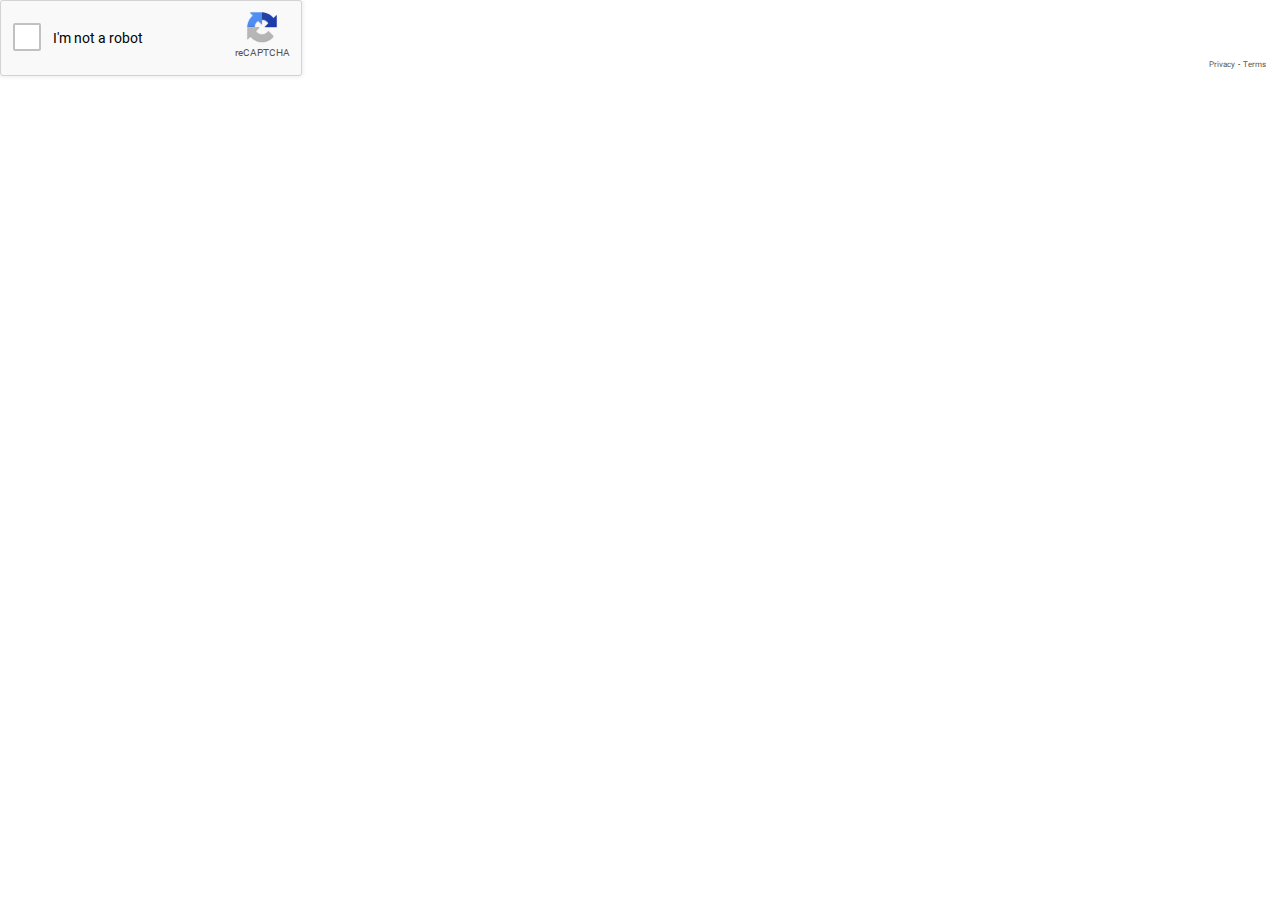
<file: index_3.html>
<!DOCTYPE html><html dir="ltr" lang="en" data-scrapbook-source="https://www.google.com/recaptcha/api2/anchor?ar=1&amp;k=6LeyrZEnAAAAAPRY9LwG0odApYJ6QOP1oMjhytr1&amp;co=aHR0cHM6Ly9zY3JpcHQudHY6NDQz&amp;hl=en&amp;type=image&amp;v=0hCdE87LyjzAkFO5Ff-v7Hj1&amp;theme=light&amp;size=normal&amp;badge=bottomright&amp;cb=nre1qn6b44qa"><head><meta http-equiv="Content-Type" content="text/html; charset=UTF-8">
<meta http-equiv="X-UA-Compatible" content="IE=edge">
<title>reCAPTCHA</title>
<style type="text/css">
/* cyrillic-ext */
@font-face {
  font-family: 'Roboto';
  font-style: normal;
  font-weight: 400;
  src: url("KFOmCnqEu92Fr1Mu72xKOzY.woff2") format('woff2');
  unicode-range: U+0460-052F, U+1C80-1C88, U+20B4, U+2DE0-2DFF, U+A640-A69F, U+FE2E-FE2F;
}
/* cyrillic */
@font-face {
  font-family: 'Roboto';
  font-style: normal;
  font-weight: 400;
  src: url("KFOmCnqEu92Fr1Mu5mxKOzY.woff2") format('woff2');
  unicode-range: U+0301, U+0400-045F, U+0490-0491, U+04B0-04B1, U+2116;
}
/* greek-ext */
@font-face {
  font-family: 'Roboto';
  font-style: normal;
  font-weight: 400;
  src: url("KFOmCnqEu92Fr1Mu7mxKOzY.woff2") format('woff2');
  unicode-range: U+1F00-1FFF;
}
/* greek */
@font-face {
  font-family: 'Roboto';
  font-style: normal;
  font-weight: 400;
  src: url("KFOmCnqEu92Fr1Mu4WxKOzY.woff2") format('woff2');
  unicode-range: U+0370-03FF;
}
/* vietnamese */
@font-face {
  font-family: 'Roboto';
  font-style: normal;
  font-weight: 400;
  src: url("KFOmCnqEu92Fr1Mu7WxKOzY.woff2") format('woff2');
  unicode-range: U+0102-0103, U+0110-0111, U+0128-0129, U+0168-0169, U+01A0-01A1, U+01AF-01B0, U+0300-0301, U+0303-0304, U+0308-0309, U+0323, U+0329, U+1EA0-1EF9, U+20AB;
}
/* latin-ext */
@font-face {
  font-family: 'Roboto';
  font-style: normal;
  font-weight: 400;
  src: url("KFOmCnqEu92Fr1Mu7GxKOzY.woff2") format('woff2');
  unicode-range: U+0100-02AF, U+0304, U+0308, U+0329, U+1E00-1E9F, U+1EF2-1EFF, U+2020, U+20A0-20AB, U+20AD-20CF, U+2113, U+2C60-2C7F, U+A720-A7FF;
}
/* latin */
@font-face {
  font-family: 'Roboto';
  font-style: normal;
  font-weight: 400;
  src: url("KFOmCnqEu92Fr1Mu4mxK.woff2") format('woff2');
  unicode-range: U+0000-00FF, U+0131, U+0152-0153, U+02BB-02BC, U+02C6, U+02DA, U+02DC, U+0304, U+0308, U+0329, U+2000-206F, U+2074, U+20AC, U+2122, U+2191, U+2193, U+2212, U+2215, U+FEFF, U+FFFD;
}
/* cyrillic-ext */
@font-face {
  font-family: 'Roboto';
  font-style: normal;
  font-weight: 500;
  src: url("KFOlCnqEu92Fr1MmEU9fCRc4EsA.woff2") format('woff2');
  unicode-range: U+0460-052F, U+1C80-1C88, U+20B4, U+2DE0-2DFF, U+A640-A69F, U+FE2E-FE2F;
}
/* cyrillic */
@font-face {
  font-family: 'Roboto';
  font-style: normal;
  font-weight: 500;
  src: url("KFOlCnqEu92Fr1MmEU9fABc4EsA.woff2") format('woff2');
  unicode-range: U+0301, U+0400-045F, U+0490-0491, U+04B0-04B1, U+2116;
}
/* greek-ext */
@font-face {
  font-family: 'Roboto';
  font-style: normal;
  font-weight: 500;
  src: url("KFOlCnqEu92Fr1MmEU9fCBc4EsA.woff2") format('woff2');
  unicode-range: U+1F00-1FFF;
}
/* greek */
@font-face {
  font-family: 'Roboto';
  font-style: normal;
  font-weight: 500;
  src: url("KFOlCnqEu92Fr1MmEU9fBxc4EsA.woff2") format('woff2');
  unicode-range: U+0370-03FF;
}
/* vietnamese */
@font-face {
  font-family: 'Roboto';
  font-style: normal;
  font-weight: 500;
  src: url("KFOlCnqEu92Fr1MmEU9fCxc4EsA.woff2") format('woff2');
  unicode-range: U+0102-0103, U+0110-0111, U+0128-0129, U+0168-0169, U+01A0-01A1, U+01AF-01B0, U+0300-0301, U+0303-0304, U+0308-0309, U+0323, U+0329, U+1EA0-1EF9, U+20AB;
}
/* latin-ext */
@font-face {
  font-family: 'Roboto';
  font-style: normal;
  font-weight: 500;
  src: url("KFOlCnqEu92Fr1MmEU9fChc4EsA.woff2") format('woff2');
  unicode-range: U+0100-02AF, U+0304, U+0308, U+0329, U+1E00-1E9F, U+1EF2-1EFF, U+2020, U+20A0-20AB, U+20AD-20CF, U+2113, U+2C60-2C7F, U+A720-A7FF;
}
/* latin */
@font-face {
  font-family: 'Roboto';
  font-style: normal;
  font-weight: 500;
  src: url("KFOlCnqEu92Fr1MmEU9fBBc4.woff2") format('woff2');
  unicode-range: U+0000-00FF, U+0131, U+0152-0153, U+02BB-02BC, U+02C6, U+02DA, U+02DC, U+0304, U+0308, U+0329, U+2000-206F, U+2074, U+20AC, U+2122, U+2191, U+2193, U+2212, U+2215, U+FEFF, U+FFFD;
}
/* cyrillic-ext */
@font-face {
  font-family: 'Roboto';
  font-style: normal;
  font-weight: 900;
  src: url("KFOlCnqEu92Fr1MmYUtfCRc4EsA.woff2") format('woff2');
  unicode-range: U+0460-052F, U+1C80-1C88, U+20B4, U+2DE0-2DFF, U+A640-A69F, U+FE2E-FE2F;
}
/* cyrillic */
@font-face {
  font-family: 'Roboto';
  font-style: normal;
  font-weight: 900;
  src: url("KFOlCnqEu92Fr1MmYUtfABc4EsA.woff2") format('woff2');
  unicode-range: U+0301, U+0400-045F, U+0490-0491, U+04B0-04B1, U+2116;
}
/* greek-ext */
@font-face {
  font-family: 'Roboto';
  font-style: normal;
  font-weight: 900;
  src: url("KFOlCnqEu92Fr1MmYUtfCBc4EsA.woff2") format('woff2');
  unicode-range: U+1F00-1FFF;
}
/* greek */
@font-face {
  font-family: 'Roboto';
  font-style: normal;
  font-weight: 900;
  src: url("KFOlCnqEu92Fr1MmYUtfBxc4EsA.woff2") format('woff2');
  unicode-range: U+0370-03FF;
}
/* vietnamese */
@font-face {
  font-family: 'Roboto';
  font-style: normal;
  font-weight: 900;
  src: url("KFOlCnqEu92Fr1MmYUtfCxc4EsA.woff2") format('woff2');
  unicode-range: U+0102-0103, U+0110-0111, U+0128-0129, U+0168-0169, U+01A0-01A1, U+01AF-01B0, U+0300-0301, U+0303-0304, U+0308-0309, U+0323, U+0329, U+1EA0-1EF9, U+20AB;
}
/* latin-ext */
@font-face {
  font-family: 'Roboto';
  font-style: normal;
  font-weight: 900;
  src: url("KFOlCnqEu92Fr1MmYUtfChc4EsA.woff2") format('woff2');
  unicode-range: U+0100-02AF, U+0304, U+0308, U+0329, U+1E00-1E9F, U+1EF2-1EFF, U+2020, U+20A0-20AB, U+20AD-20CF, U+2113, U+2C60-2C7F, U+A720-A7FF;
}
/* latin */
@font-face {
  font-family: 'Roboto';
  font-style: normal;
  font-weight: 900;
  src: url("KFOlCnqEu92Fr1MmYUtfBBc4.woff2") format('woff2');
  unicode-range: U+0000-00FF, U+0131, U+0152-0153, U+02BB-02BC, U+02C6, U+02DA, U+02DC, U+0304, U+0308, U+0329, U+2000-206F, U+2074, U+20AC, U+2122, U+2191, U+2193, U+2212, U+2215, U+FEFF, U+FFFD;
}

</style>
<link rel="stylesheet" type="text/css" href="styles__ltr.css">

</head>
<body><div id="rc-anchor-alert" class="rc-anchor-alert"></div>
<input type="hidden" id="recaptcha-token" value="[base64]">
<div id="rc-anchor-container" class="rc-anchor rc-anchor-normal rc-anchor-light"><div id="recaptcha-accessible-status" class="rc-anchor-aria-status" aria-hidden="true">Recaptcha requires verification. </div><div class="rc-anchor-error-msg-container" style="display:none"><span class="rc-anchor-error-msg" aria-hidden="true"></span></div><div class="rc-anchor-content"><div class="rc-inline-block"><div class="rc-anchor-center-container"><div class="rc-anchor-center-item rc-anchor-checkbox-holder"><span class="recaptcha-checkbox goog-inline-block recaptcha-checkbox-unchecked rc-anchor-checkbox" role="checkbox" aria-checked="false" id="recaptcha-anchor" tabindex="0" dir="ltr" aria-labelledby="recaptcha-anchor-label"><div class="recaptcha-checkbox-border" role="presentation"></div><div class="recaptcha-checkbox-borderAnimation" role="presentation"></div><div class="recaptcha-checkbox-spinner" role="presentation"><div class="recaptcha-checkbox-spinner-overlay"></div></div><div class="recaptcha-checkbox-checkmark" role="presentation"></div></span></div></div></div><div class="rc-inline-block"><div class="rc-anchor-center-container"><label class="rc-anchor-center-item rc-anchor-checkbox-label" aria-hidden="true" role="presentation" id="recaptcha-anchor-label"><span aria-live="polite" aria-labelledby="recaptcha-accessible-status"></span>I'm not a robot</label></div></div></div><div class="rc-anchor-normal-footer"><div class="rc-anchor-logo-portrait" aria-hidden="true" role="presentation"><div class="rc-anchor-logo-img rc-anchor-logo-img-portrait"></div><div class="rc-anchor-logo-text">reCAPTCHA</div></div><div class="rc-anchor-pt"><a href="https://www.google.com/intl/en/policies/privacy/" target="_blank">Privacy</a><span aria-hidden="true" role="presentation"> - </span><a href="https://www.google.com/intl/en/policies/terms/" target="_blank">Terms</a></div></div></div><iframe style="display: none;" src="index_7.html"></iframe></body></html>
</file>
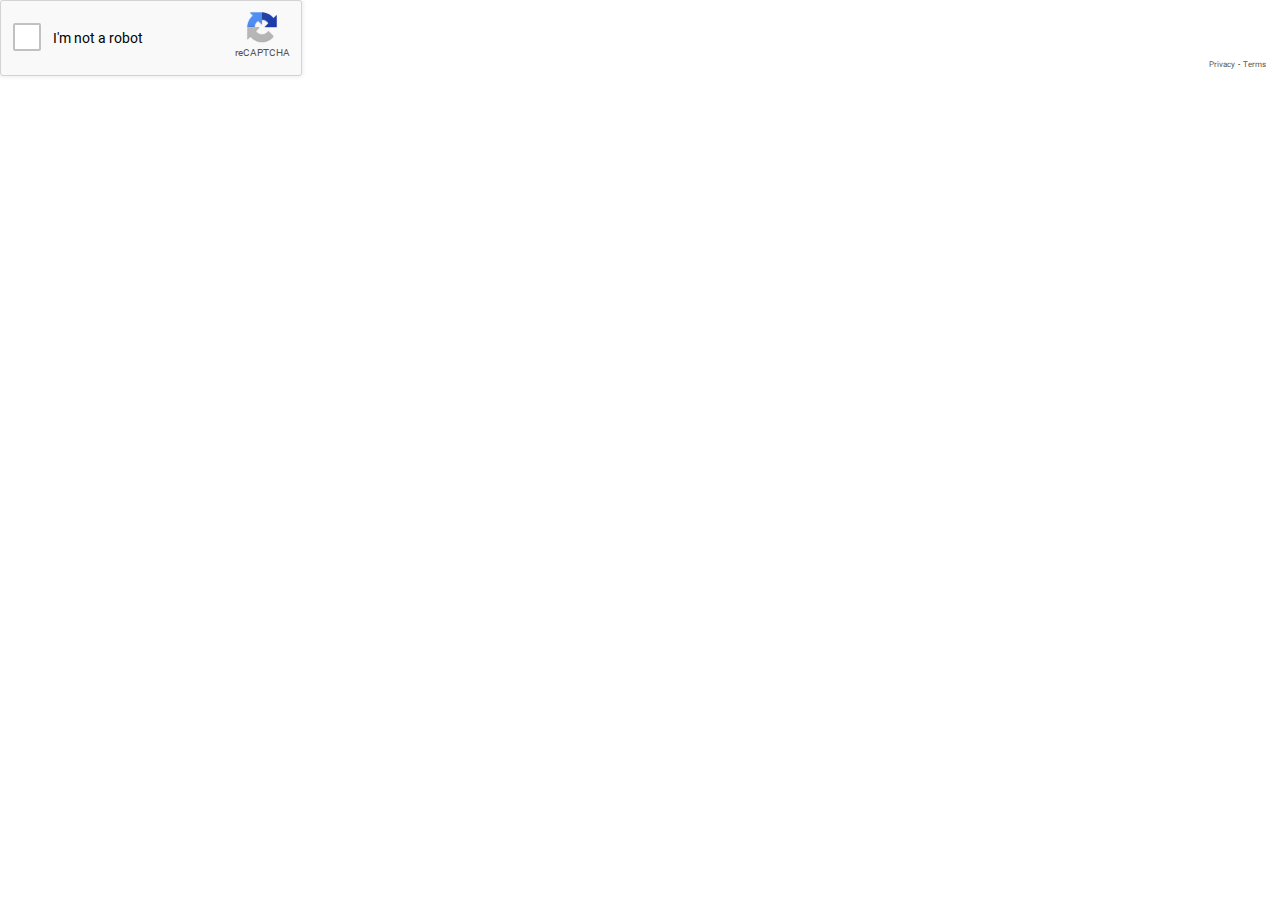
<file: index_4.html>
<!DOCTYPE html><html dir="ltr" lang="en" data-scrapbook-source="https://www.google.com/recaptcha/api2/anchor?ar=1&amp;k=6LeyrZEnAAAAAPRY9LwG0odApYJ6QOP1oMjhytr1&amp;co=aHR0cHM6Ly9zY3JpcHQudHY6NDQz&amp;hl=en&amp;type=image&amp;v=0hCdE87LyjzAkFO5Ff-v7Hj1&amp;theme=light&amp;size=normal&amp;badge=bottomright&amp;cb=os78njx0adps"><head><meta http-equiv="Content-Type" content="text/html; charset=UTF-8">
<meta http-equiv="X-UA-Compatible" content="IE=edge">
<title>reCAPTCHA</title>
<style type="text/css">
/* cyrillic-ext */
@font-face {
  font-family: 'Roboto';
  font-style: normal;
  font-weight: 400;
  src: url("KFOmCnqEu92Fr1Mu72xKOzY.woff2") format('woff2');
  unicode-range: U+0460-052F, U+1C80-1C88, U+20B4, U+2DE0-2DFF, U+A640-A69F, U+FE2E-FE2F;
}
/* cyrillic */
@font-face {
  font-family: 'Roboto';
  font-style: normal;
  font-weight: 400;
  src: url("KFOmCnqEu92Fr1Mu5mxKOzY.woff2") format('woff2');
  unicode-range: U+0301, U+0400-045F, U+0490-0491, U+04B0-04B1, U+2116;
}
/* greek-ext */
@font-face {
  font-family: 'Roboto';
  font-style: normal;
  font-weight: 400;
  src: url("KFOmCnqEu92Fr1Mu7mxKOzY.woff2") format('woff2');
  unicode-range: U+1F00-1FFF;
}
/* greek */
@font-face {
  font-family: 'Roboto';
  font-style: normal;
  font-weight: 400;
  src: url("KFOmCnqEu92Fr1Mu4WxKOzY.woff2") format('woff2');
  unicode-range: U+0370-03FF;
}
/* vietnamese */
@font-face {
  font-family: 'Roboto';
  font-style: normal;
  font-weight: 400;
  src: url("KFOmCnqEu92Fr1Mu7WxKOzY.woff2") format('woff2');
  unicode-range: U+0102-0103, U+0110-0111, U+0128-0129, U+0168-0169, U+01A0-01A1, U+01AF-01B0, U+0300-0301, U+0303-0304, U+0308-0309, U+0323, U+0329, U+1EA0-1EF9, U+20AB;
}
/* latin-ext */
@font-face {
  font-family: 'Roboto';
  font-style: normal;
  font-weight: 400;
  src: url("KFOmCnqEu92Fr1Mu7GxKOzY.woff2") format('woff2');
  unicode-range: U+0100-02AF, U+0304, U+0308, U+0329, U+1E00-1E9F, U+1EF2-1EFF, U+2020, U+20A0-20AB, U+20AD-20CF, U+2113, U+2C60-2C7F, U+A720-A7FF;
}
/* latin */
@font-face {
  font-family: 'Roboto';
  font-style: normal;
  font-weight: 400;
  src: url("KFOmCnqEu92Fr1Mu4mxK.woff2") format('woff2');
  unicode-range: U+0000-00FF, U+0131, U+0152-0153, U+02BB-02BC, U+02C6, U+02DA, U+02DC, U+0304, U+0308, U+0329, U+2000-206F, U+2074, U+20AC, U+2122, U+2191, U+2193, U+2212, U+2215, U+FEFF, U+FFFD;
}
/* cyrillic-ext */
@font-face {
  font-family: 'Roboto';
  font-style: normal;
  font-weight: 500;
  src: url("KFOlCnqEu92Fr1MmEU9fCRc4EsA.woff2") format('woff2');
  unicode-range: U+0460-052F, U+1C80-1C88, U+20B4, U+2DE0-2DFF, U+A640-A69F, U+FE2E-FE2F;
}
/* cyrillic */
@font-face {
  font-family: 'Roboto';
  font-style: normal;
  font-weight: 500;
  src: url("KFOlCnqEu92Fr1MmEU9fABc4EsA.woff2") format('woff2');
  unicode-range: U+0301, U+0400-045F, U+0490-0491, U+04B0-04B1, U+2116;
}
/* greek-ext */
@font-face {
  font-family: 'Roboto';
  font-style: normal;
  font-weight: 500;
  src: url("KFOlCnqEu92Fr1MmEU9fCBc4EsA.woff2") format('woff2');
  unicode-range: U+1F00-1FFF;
}
/* greek */
@font-face {
  font-family: 'Roboto';
  font-style: normal;
  font-weight: 500;
  src: url("KFOlCnqEu92Fr1MmEU9fBxc4EsA.woff2") format('woff2');
  unicode-range: U+0370-03FF;
}
/* vietnamese */
@font-face {
  font-family: 'Roboto';
  font-style: normal;
  font-weight: 500;
  src: url("KFOlCnqEu92Fr1MmEU9fCxc4EsA.woff2") format('woff2');
  unicode-range: U+0102-0103, U+0110-0111, U+0128-0129, U+0168-0169, U+01A0-01A1, U+01AF-01B0, U+0300-0301, U+0303-0304, U+0308-0309, U+0323, U+0329, U+1EA0-1EF9, U+20AB;
}
/* latin-ext */
@font-face {
  font-family: 'Roboto';
  font-style: normal;
  font-weight: 500;
  src: url("KFOlCnqEu92Fr1MmEU9fChc4EsA.woff2") format('woff2');
  unicode-range: U+0100-02AF, U+0304, U+0308, U+0329, U+1E00-1E9F, U+1EF2-1EFF, U+2020, U+20A0-20AB, U+20AD-20CF, U+2113, U+2C60-2C7F, U+A720-A7FF;
}
/* latin */
@font-face {
  font-family: 'Roboto';
  font-style: normal;
  font-weight: 500;
  src: url("KFOlCnqEu92Fr1MmEU9fBBc4.woff2") format('woff2');
  unicode-range: U+0000-00FF, U+0131, U+0152-0153, U+02BB-02BC, U+02C6, U+02DA, U+02DC, U+0304, U+0308, U+0329, U+2000-206F, U+2074, U+20AC, U+2122, U+2191, U+2193, U+2212, U+2215, U+FEFF, U+FFFD;
}
/* cyrillic-ext */
@font-face {
  font-family: 'Roboto';
  font-style: normal;
  font-weight: 900;
  src: url("KFOlCnqEu92Fr1MmYUtfCRc4EsA.woff2") format('woff2');
  unicode-range: U+0460-052F, U+1C80-1C88, U+20B4, U+2DE0-2DFF, U+A640-A69F, U+FE2E-FE2F;
}
/* cyrillic */
@font-face {
  font-family: 'Roboto';
  font-style: normal;
  font-weight: 900;
  src: url("KFOlCnqEu92Fr1MmYUtfABc4EsA.woff2") format('woff2');
  unicode-range: U+0301, U+0400-045F, U+0490-0491, U+04B0-04B1, U+2116;
}
/* greek-ext */
@font-face {
  font-family: 'Roboto';
  font-style: normal;
  font-weight: 900;
  src: url("KFOlCnqEu92Fr1MmYUtfCBc4EsA.woff2") format('woff2');
  unicode-range: U+1F00-1FFF;
}
/* greek */
@font-face {
  font-family: 'Roboto';
  font-style: normal;
  font-weight: 900;
  src: url("KFOlCnqEu92Fr1MmYUtfBxc4EsA.woff2") format('woff2');
  unicode-range: U+0370-03FF;
}
/* vietnamese */
@font-face {
  font-family: 'Roboto';
  font-style: normal;
  font-weight: 900;
  src: url("KFOlCnqEu92Fr1MmYUtfCxc4EsA.woff2") format('woff2');
  unicode-range: U+0102-0103, U+0110-0111, U+0128-0129, U+0168-0169, U+01A0-01A1, U+01AF-01B0, U+0300-0301, U+0303-0304, U+0308-0309, U+0323, U+0329, U+1EA0-1EF9, U+20AB;
}
/* latin-ext */
@font-face {
  font-family: 'Roboto';
  font-style: normal;
  font-weight: 900;
  src: url("KFOlCnqEu92Fr1MmYUtfChc4EsA.woff2") format('woff2');
  unicode-range: U+0100-02AF, U+0304, U+0308, U+0329, U+1E00-1E9F, U+1EF2-1EFF, U+2020, U+20A0-20AB, U+20AD-20CF, U+2113, U+2C60-2C7F, U+A720-A7FF;
}
/* latin */
@font-face {
  font-family: 'Roboto';
  font-style: normal;
  font-weight: 900;
  src: url("KFOlCnqEu92Fr1MmYUtfBBc4.woff2") format('woff2');
  unicode-range: U+0000-00FF, U+0131, U+0152-0153, U+02BB-02BC, U+02C6, U+02DA, U+02DC, U+0304, U+0308, U+0329, U+2000-206F, U+2074, U+20AC, U+2122, U+2191, U+2193, U+2212, U+2215, U+FEFF, U+FFFD;
}

</style>
<link rel="stylesheet" type="text/css" href="styles__ltr.css">

</head>
<body><div id="rc-anchor-alert" class="rc-anchor-alert"></div>
<input type="hidden" id="recaptcha-token" value="[base64]">
<div id="rc-anchor-container" class="rc-anchor rc-anchor-normal rc-anchor-light"><div id="recaptcha-accessible-status" class="rc-anchor-aria-status" aria-hidden="true">Recaptcha requires verification. </div><div class="rc-anchor-error-msg-container" style="display:none"><span class="rc-anchor-error-msg" aria-hidden="true"></span></div><div class="rc-anchor-content"><div class="rc-inline-block"><div class="rc-anchor-center-container"><div class="rc-anchor-center-item rc-anchor-checkbox-holder"><span class="recaptcha-checkbox goog-inline-block recaptcha-checkbox-unchecked rc-anchor-checkbox" role="checkbox" aria-checked="false" id="recaptcha-anchor" tabindex="0" dir="ltr" aria-labelledby="recaptcha-anchor-label"><div class="recaptcha-checkbox-border" role="presentation"></div><div class="recaptcha-checkbox-borderAnimation" role="presentation"></div><div class="recaptcha-checkbox-spinner" role="presentation"><div class="recaptcha-checkbox-spinner-overlay"></div></div><div class="recaptcha-checkbox-checkmark" role="presentation"></div></span></div></div></div><div class="rc-inline-block"><div class="rc-anchor-center-container"><label class="rc-anchor-center-item rc-anchor-checkbox-label" aria-hidden="true" role="presentation" id="recaptcha-anchor-label"><span aria-live="polite" aria-labelledby="recaptcha-accessible-status"></span>I'm not a robot</label></div></div></div><div class="rc-anchor-normal-footer"><div class="rc-anchor-logo-portrait" aria-hidden="true" role="presentation"><div class="rc-anchor-logo-img rc-anchor-logo-img-portrait"></div><div class="rc-anchor-logo-text">reCAPTCHA</div></div><div class="rc-anchor-pt"><a href="https://www.google.com/intl/en/policies/privacy/" target="_blank">Privacy</a><span aria-hidden="true" role="presentation"> - </span><a href="https://www.google.com/intl/en/policies/terms/" target="_blank">Terms</a></div></div></div><iframe style="display: none;" src="index_8.html"></iframe></body></html>
</file>
<file: styles__ltr.css>
.goog-inline-block{position:relative;display:-moz-inline-box;display:inline-block}* html .goog-inline-block{display:inline}*:first-child+html .goog-inline-block{display:inline}.recaptcha-checkbox{border:none;font-size:1px;height:28px;margin:4px;width:28px;overflow:visible;outline:0;vertical-align:text-bottom}.recaptcha-checkbox-border{-webkit-border-radius:2px;-moz-border-radius:2px;border-radius:2px;background-color:#fff;border:2px solid #c1c1c1;font-size:1px;height:24px;position:absolute;width:24px;z-index:1}.recaptcha-checkbox-borderAnimation{background-image:url("bb261b491763787da5e43da7af65afc4fb46bbe2.png");background-repeat:no-repeat;border:none;height:28px;outline:0;position:absolute;width:28px}.recaptcha-checkbox-nodatauri.recaptcha-checkbox-borderAnimation{background-image:url("")}.recaptcha-checkbox-spinner-gif{-webkit-border-radius:2px;-moz-border-radius:2px;border-radius:2px;background-color:#fff;-webkit-background-size:24px;-o-background-size:24px;background-size:24px;border:2px solid #c1c1c1;height:24px;left:0;position:absolute;top:0;width:24px}.recaptcha-checkbox-spinner{background-color:#f9f9f9;border:6px solid #4d90fe;-webkit-border-radius:36px;-moz-border-radius:36px;border-radius:36px;border-bottom-color:transparent;border-left-color:transparent;height:36px;left:-4px;outline:0;position:absolute;top:-4px;width:36px;-webkit-box-sizing:border-box;box-sizing:border-box;opacity:0;-webkit-animation:spinner-spin linear 2.5s infinite;-o-animation:spinner-spin linear 2.5s infinite;animation:spinner-spin linear 2.5s infinite;animation-play-state:paused;-webkit-transition-duration:1s;-o-transition-duration:1s;transition-duration:1s}@keyframes spinner-spin{0%{-webkit-transform:rotateZ(0deg);-ms-transform:rotateZ(0deg);-o-transform:rotateZ(0deg);transform:rotateZ(0deg)}10%{-webkit-transform:rotateZ(135deg);-ms-transform:rotateZ(135deg);-o-transform:rotateZ(135deg);transform:rotateZ(135deg)}25%{-webkit-transform:rotateZ(245deg);-ms-transform:rotateZ(245deg);-o-transform:rotateZ(245deg);transform:rotateZ(245deg)}60%{-webkit-transform:rotateZ(700deg);-ms-transform:rotateZ(700deg);-o-transform:rotateZ(700deg);transform:rotateZ(700deg)}75%{-webkit-transform:rotateZ(810deg);-ms-transform:rotateZ(810deg);-o-transform:rotateZ(810deg);transform:rotateZ(810deg)}to{-webkit-transform:rotateZ(1080deg);-ms-transform:rotateZ(1080deg);-o-transform:rotateZ(1080deg);transform:rotateZ(1080deg)}}.recaptcha-checkbox-spinner-overlay{content:"";position:absolute;top:-7px;left:-7px;width:38px;height:19px;background-color:#f9f9f9;-webkit-animation:overlay-spin linear 1s;-o-animation:overlay-spin linear 1s;animation:overlay-spin linear 1s;animation-play-state:paused;-webkit-transform-origin:bottom center;-ms-transform-origin:bottom center;-o-transform-origin:bottom center;transform-origin:bottom center;-webkit-border-radius:38px 38px 0 0;-moz-border-radius:38px 38px 0 0;border-radius:38px 38px 0 0;-webkit-transform:rotateZ(45deg);-ms-transform:rotateZ(45deg);-o-transform:rotateZ(45deg);transform:rotateZ(45deg);opacity:0}@keyframes overlay-spin{0%{opacity:1;-webkit-transform:rotateZ(45deg);-ms-transform:rotateZ(45deg);-o-transform:rotateZ(45deg);transform:rotateZ(45deg)}to{opacity:1;-webkit-transform:rotateZ(225deg);-ms-transform:rotateZ(225deg);-o-transform:rotateZ(225deg);transform:rotateZ(225deg)}}.recaptcha-checkbox-checkmark{background-image:url("4a0452f0537475f576212abe5c2c14184a3e97fd.png");background-repeat:no-repeat;border:none;height:30px;left:-5px;outline:0;position:absolute;width:38px}.rc-anchor-dark .recaptcha-checkbox-spinner,.rc-anchor-dark .recaptcha-checkbox-spinner-overlay{background-color:#222}.recaptcha-checkbox-nodatauri.recaptcha-checkbox-checkmark{background-image:url("")}.recaptcha-checkbox-hover .recaptcha-checkbox-border,.recaptcha-checkbox-hover .recaptcha-checkbox-spinner-gif{-webkit-box-shadow:inset 0 1px 1px rgba(0,0,0,.1);-moz-box-shadow:inset 0 1px 1px rgba(0,0,0,.1);box-shadow:inset 0 1px 1px rgba(0,0,0,.1);border:2px solid #b2b2b2}.recaptcha-checkbox-focused .recaptcha-checkbox-border,.recaptcha-checkbox-focused .recaptcha-checkbox-spinner-gif{border:2px solid #4d90fe}.recaptcha-checkbox-active .recaptcha-checkbox-border,.recaptcha-checkbox-active .recaptcha-checkbox-spinner-gif{background-color:#ebebeb}.recaptcha-checkbox-disabled .recaptcha-checkbox-border,.recaptcha-checkbox-disabled .recaptcha-checkbox-spinner-gif{background-color:#f1f1f1}.recaptcha-checkbox-loading .recaptcha-checkbox-spinner-gif{background-image:url("")}.recaptcha-checkbox-checked .recaptcha-checkbox-border,.recaptcha-checkbox-checked .recaptcha-checkbox-spinner-gif{visibility:hidden}.recaptcha-checkbox-checked .recaptcha-checkbox-checkmark{background-position:0 -600px}.recaptcha-checkbox-expired .recaptcha-checkbox-border,.recaptcha-checkbox-expired .recaptcha-checkbox-spinner-gif{border:2px solid #f00}.recaptcha-checkbox-clearOutline.recaptcha-checkbox-focused .recaptcha-checkbox-border,.recaptcha-checkbox-clearOutline.recaptcha-checkbox-focused .recaptcha-checkbox-spinner-gif{border:2px solid #c1c1c1}.rc-anchor{-webkit-border-radius:3px;-moz-border-radius:3px;border-radius:3px;-webkit-box-shadow:0 0 4px 1px rgba(0,0,0,.08);-moz-box-shadow:0 0 4px 1px rgba(0,0,0,.08);box-shadow:0 0 4px 1px rgba(0,0,0,.08);-webkit-box-shadow:0 0 4px 1px rgba(0,0,0,.08);-moz-box-shadow:0 0 4px 1px rgba(0,0,0,.08)}.rc-anchor-normal{height:74px;width:300px}.rc-anchor-compact{height:136px;width:156px}.rc-anchor-dark{background:#222;color:#fff}.rc-anchor-dark.rc-anchor-normal,.rc-anchor-dark.rc-anchor-compact{border:1px solid #525252}.rc-anchor-light{background:#f9f9f9;color:#000}.rc-anchor-light.rc-anchor-normal,.rc-anchor-light.rc-anchor-compact{border:1px solid #d3d3d3}.rc-inline-block{display:inline-block;height:100%}.rc-anchor-center-container{display:table;height:100%}.rc-anchor-center-item{display:table-cell;vertical-align:middle}.rc-anchor-content{display:inline-block;position:relative}.rc-anchor-normal .rc-anchor-content{height:74px;width:206px}.rc-anchor-compact .rc-anchor-content{height:85px}.rc-anchor-error-message{color:#f00;font-family:Roboto,helvetica,arial,sans-serif;font-size:14px;font-weight:400;line-height:16px;padding:0 10px}.rc-anchor-checkbox{margin:0 12px 2px 12px}.rc-anchor-checkbox-label{font-family:Roboto,helvetica,arial,sans-serif;font-size:14px;font-weight:400;line-height:17px}.rc-anchor-normal .rc-anchor-checkbox-label{width:152px}.rc-anchor-compact .rc-anchor-checkbox-label{width:95px}.rc-anchor-error-msg-container{color:#f00;font-family:Roboto,helvetica,arial,sans-serif;font-size:12px;font-weight:400;left:0;line-height:14px;margin:2px;position:absolute;top:0}.rc-anchor-normal.rc-anchor-error .rc-anchor-error-msg-container{width:240px}.rc-anchor-normal.rc-anchor-error .rc-anchor-content{margin-top:10px}.rc-anchor-compact.rc-anchor-error .rc-anchor-content{margin-top:25px}.rc-anchor-normal-footer{display:inline-block;height:74px;vertical-align:top;width:70px}.rc-anchor-compact-footer{margin:0 12px;text-align:center;width:136px}.rc-anchor-logo-img{background:url("logo_48.png");background-repeat:no-repeat}.rc-anchor-logo-img-ie8{filter:progid:DXImageTransform.Microsoft.AlphaImageLoader(src='https://www.gstatic.com/recaptcha/api2/logo_48.png',sizingMethod="scale")}.rc-anchor-logo-text{cursor:default;font-family:Roboto,helvetica,arial,sans-serif;font-size:10px;font-weight:400;line-height:10px;margin-top:5px;text-align:center}.rc-anchor-light .rc-anchor-logo-text,.rc-anchor-light div a:link,.rc-anchor-light div a:visited{color:#555}.rc-anchor-dark .rc-anchor-logo-text,.rc-anchor-dark div a:link,.rc-anchor-dark div a:visited{color:#f5f5f5}.rc-anchor-logo-portrait{margin:10px 0 0 26px;width:58px;-webkit-user-select:none;-moz-user-select:none;-ms-user-select:none}.rc-anchor-logo-img-portrait{-webkit-background-size:32px;-o-background-size:32px;background-size:32px;height:32px;margin:0 13px 0 13px;width:32px}.rc-anchor-logo-landscape{-webkit-user-select:none;-moz-user-select:none;-ms-user-select:none}.rc-anchor-logo-img-landscape{-webkit-background-size:24px;-o-background-size:24px;background-size:24px;display:inline-block;height:24px;width:24px}.rc-anchor-logo-landscape-text-holder{display:inline-block;height:24px;margin:0 2px 0 2px;width:54px}.rc-anchor-normal .rc-anchor-pt,.rc-anchor-invisible .rc-anchor-pt,.rc-anchor-compact .rc-anchor-pt{font-family:Roboto,helvetica,arial,sans-serif;font-size:8px;font-weight:400}.rc-anchor-pt{background-image:url("4f096ad962ddce33ecf0babfe1318456ce18bd9d.png")}.rc-anchor-pt a{display:inline;padding-left:1px;padding-right:1px;padding-top:2px;padding-bottom:2px;text-decoration:none}.rc-anchor-pt a:hover{text-decoration:underline}.rc-anchor-normal .rc-anchor-pt{margin:2px 11px 0 0;padding-right:2px;position:absolute;right:0;text-align:right;width:276px}.rc-anchor-compact .rc-anchor-pt{margin:0 0 2px 0;width:132px}.rc-anchor-aria-status{display:none}#rc-anchor-alert,.rc-anchor-alert{color:red;font-size:9px;margin:2px;position:absolute;top:0}#rc-anchor-over-quota{bottom:0;color:#555;font-family:Roboto,helvetica,arial,sans-serif;font-size:9px;padding:4px;position:absolute;width:170px;display:-webkit-box;display:-moz-box;display:-webkit-flex;display:-ms-flexbox;display:flex;-webkit-align-items:center;align-items:center;height:20px}.rc-anchor-compact .rc-anchor-content #rc-anchor-over-quota{width:148px}.rc-anchor-normal .rc-anchor-pt.rc-anchor-over-quota-pt{width:130px}.rc-anchor-logo-portrait.rc-anchor-over-quota-logo{margin-top:6px}#rc-anchor-invisible-over-quota{font-size:9px;line-height:initial}#rc-anchor-invisible-over-quota a{color:white}.rc-anchor-invisible{height:60px;width:256px;display:-webkit-box;display:-moz-box;display:-webkit-flex;display:-ms-flexbox;display:flex}.rc-anchor-invisible-text{background:#1a73e8;color:white;display:-webkit-box;display:-moz-box;display:-webkit-flex;display:-ms-flexbox;display:flex;-webkit-flex-basis:166px;-ms-flex-preferred-size:166px;flex-basis:166px;-ms-flex-direction:column;-webkit-flex-direction:column;flex-direction:column;-webkit-box-flex:1;box-flex:1;-ms-flex-positive:1;-webkit-flex-grow:1;flex-grow:1;font-family:Roboto,helvetica,arial,sans-serif;font-size:13px;font-weight:400;height:100%;-webkit-justify-content:center;justify-content:center;line-height:20px;padding:0 16px;white-space:nowrap}.rc-anchor-invisible-text.smalltext{font-size:12px;padding:0 10px;line-height:16px;white-space:normal}.rc-anchor-invisible-text.smalltext .rc-anchor-pt{line-height:12px;white-space:normal}.rc-anchor-invisible-text.smalltext .rc-anchor-pt a:link{font-size:9px}.rc-anchor-normal-footer.smalltext .rc-anchor-pt{font-size:5px;line-height:6px}.rc-anchor-invisible-text strong{font-weight:500}.rc-anchor-invisible .rc-anchor-normal-footer .rc-anchor-pt{-webkit-transition:opacity .3s ease;-o-transition:opacity .3s ease;transition:opacity .3s ease;text-align:center;width:70px;margin-top:2px}.rc-anchor-logo-img-large{-webkit-transition:all .3s ease;-o-transition:all .3s ease;transition:all .3s ease;-webkit-background-size:40px;-o-background-size:40px;background-size:40px;margin:5px 15px 0 15px;height:40px;width:40px}.rc-anchor-invisible-nohover .rc-anchor-logo-img-large,.rc-anchor-invisible-hover-hovered .rc-anchor-logo-img-large{-webkit-background-size:44px;-o-background-size:44px;background-size:44px;margin:8px 13px 0 13px;height:44px;width:44px}.rc-anchor-invisible-nohover .rc-anchor-normal-footer .rc-anchor-pt,.rc-anchor-invisible-hover-hovered .rc-anchor-normal-footer .rc-anchor-pt{opacity:0}.rc-anchor-invisible-nohover .rc-anchor-invisible-text .rc-anchor-pt,.rc-anchor-invisible-hover-hovered .rc-anchor-invisible-text .rc-anchor-pt{opacity:1}.rc-anchor-invisible-text .rc-anchor-pt{-webkit-transition:opacity .3s ease;-o-transition:opacity .3s ease;transition:opacity .3s ease}.rc-anchor-invisible-text .rc-anchor-pt a:link,.rc-anchor-invisible-text .rc-anchor-pt a:visited{color:white;font-size:10px}.rc-anchor-invisible-hover .rc-anchor-invisible-text .rc-anchor-pt a:link{display:none}.rc-anchor-invisible-nohover .rc-anchor-invisible-text .rc-anchor-pt a:link,.rc-anchor-invisible-hover-hovered .rc-anchor-invisible-text .rc-anchor-pt a:link,.rc-anchor-invisible-hover .rc-anchor-normal-footer .rc-anchor-pt a:link{display:inline}.rc-anchor-invisible-nohover .rc-anchor-normal-footer .rc-anchor-pt a:link,.rc-anchor-invisible-hover-hovered .rc-anchor-normal-footer .rc-anchor-pt a:link{display:none}.rc-button-default{background:#1a73e8;border:0;-webkit-border-radius:2px;-moz-border-radius:2px;border-radius:2px;color:#fff;cursor:pointer;font-family:Roboto,helvetica,arial,sans-serif;font-size:14px;font-weight:500;height:42px;line-height:42px;min-width:100px;padding:0 10px 0 10px;text-align:center;text-transform:uppercase;-webkit-transition:all .5s ease;-o-transition:all .5s ease;transition:all .5s ease}.rc-button-default:focus{outline:0;-webkit-box-shadow:0 0 0 2pt #185abc;-moz-box-shadow:0 0 0 2pt #185abc;box-shadow:0 0 0 2pt #185abc}.rc-button-default-disabled{background:rgba(73,143,225,.50);cursor:default}.rc-button-red{background:#e24a4a}.rc-button-default-disabled.rc-button-red{background:rgba(226,74,74,.49)}body{margin:0}.rc-imageselect-instructions strong{font-weight:900;display:block;font-size:28px}.rc-footer{font-family:Roboto,helvetica,arial,sans-serif;position:relative;width:100%}.rc-separator{border-top:1px solid #dfdfdf;margin-bottom:1px}.rc-controls{width:100%}.primary-controls{height:60px}.rc-buttons{float:left;height:48px;margin:6px 0 6px 6px;background-repeat:no-repeat}.fake-focus{height:0;opacity:0;width:0}.button-holder{float:left;height:48px}.rc-button-reload{background:url("")}.rc-button-reload:focus-visible{background-color:#d8d8d8}@media screen and (forced-colors:active) and (prefers-color-scheme:dark){.rc-button-reload{background:url("")}}.rc-button-reload-on-dark{background:url("")}.rc-button-reload-on-dark:focus-visible{background-color:#d8d8d8}.rc-button-audio{background:url("")}.rc-button-audio:focus-visible{background-color:#d8d8d8}@media screen and (forced-colors:active) and (prefers-color-scheme:dark){.rc-button-audio{background:url("")}}.rc-button-audio-on-dark{background:url("")}.rc-button-audio-on-dark:focus-visible{background-color:#d8d8d8}.rc-button-image{background:url("")}.rc-button-image:focus-visible{background-color:#d8d8d8}@media screen and (forced-colors:active) and (prefers-color-scheme:dark){.rc-button-image{background:url("")}}.rc-button-image-on-dark{background:url("")}.rc-button-image-on-dark:focus-visible{background-color:#d8d8d8}.rc-button-help{background:url("")}.rc-button-help:focus-visible{background-color:#d8d8d8}@media screen and (forced-colors:active) and (prefers-color-scheme:dark){.rc-button-help{background:url("")}}.rc-button-help-on-dark{background:url("")}.rc-button-help-on-dark:focus-visible{background-color:#d8d8d8}.rc-button-undo{background:url("")}.rc-button-undo:focus-visible{background-color:#d8d8d8}@media screen and (forced-colors:active) and (prefers-color-scheme:dark){.rc-button-undo{background:url("")}}.rc-button-undo-on-dark{background:url("")}.rc-button-undo-on-dark:focus-visible{background-color:#d8d8d8}.rc-button{-webkit-background-size:32px 32px;-o-background-size:32px 32px;background-size:32px 32px;cursor:pointer;height:48px;opacity:.55;width:48px;padding:0;border:0;background-repeat:no-repeat;background-position:center}.rc-button:focus,.rc-button:hover{opacity:.8;outline:none}.verify-button-holder{float:right;margin:8px 8px 9px 0}.rc-challenge-help{font-family:Roboto,helvetica,arial,sans-serif;font-size:12px;font-weight:400;overflow-y:scroll;padding:5px 20px 5px 20px}.reload-icon{height:16px;width:16px}.apps-toast{position:relative;text-align:center;width:100%;z-index:101}.apps-toast-content{background:#323232;-webkit-border-radius:2px;-moz-border-radius:2px;border-radius:2px;-moz-box-shadow:0 6px 10px rgba(0,0,0,.14),0 1px 18px rgba(0,0,0,.12),0 3px 5px -1px rgba(0,0,0,.4);-webkit-box-shadow:0 6px 10px rgba(0,0,0,.14),0 1px 18px rgba(0,0,0,.12),0 3px 5px -1px rgba(0,0,0,.4);box-shadow:0 6px 10px rgba(0,0,0,.14),0 1px 18px rgba(0,0,0,.12),0 3px 5px -1px rgba(0,0,0,.4);color:#eee;display:inline-block;font:12px/20px Roboto,helvetica,arial,sans-serif;padding:14px;text-align:center}.rc-audiochallenge-response-field{margin:7px;text-align:center}.rc-audiochallenge-response-field .rc-response-input-field{width:220px}.rc-audiochallenge-error-message{color:#ff1b1b;font-family:Roboto,helvetica,arial,sans-serif;font-size:14px;font-weight:400;margin:20px 20px 0 20px}.rc-audiochallenge-instructions{font-family:Roboto,helvetica,arial,sans-serif;font-size:14px;font-weight:400;margin:10px 20px 10px 20px}.rc-audiochallenge-play-button{margin:0 20px 0 20px}.rc-audiochallenge-play-button .rc-button-default{background:#d8d8d8;color:#000;font-weight:500;width:100%}.rc-audiochallenge-input-label{font-family:Roboto,helvetica,arial,sans-serif;font-size:14px;font-weight:400;margin:10px 20px 10px 20px}.rc-audiochallenge-control audio{height:30px;width:240px}.rc-audiochallenge-tdownload{margin:5px 20px 5px 20px;text-align:center}.rc-audiochallenge-tdownload-link{background-image:url("");background-repeat:no-repeat;-webkit-background-size:36px;-o-background-size:36px;background-size:36px;color:transparent;display:inline-block;height:36px;opacity:.55;overflow:hidden;width:36px}.rc-audiochallenge-tdownload-link:focus-visible{background-color:#d8d8d8}@media screen and (forced-colors:active) and (prefers-color-scheme:dark){.rc-audiochallenge-tdownload-link{background-image:url("");background-repeat:no-repeat;-webkit-background-size:36px;-o-background-size:36px;background-size:36px;color:transparent;display:inline-block;height:36px;opacity:.55;overflow:hidden;width:36px}}.rc-audiochallenge-tdownload-link-on-dark{background-image:url("");background-repeat:no-repeat;-webkit-background-size:36px;-o-background-size:36px;background-size:36px;color:transparent;display:inline-block;height:36px;opacity:.55;overflow:hidden;width:36px}.rc-audiochallenge-tdownload-link-on-dark:focus-visible{background-color:#d8d8d8}.rc-audiochallenge-tdownload-link:focus,.rc-audiochallenge-tdownload-link:hover{opacity:.8;outline:none}.rc-audiochallenge-tdownload-link-on-dark:focus,.rc-audiochallenge-tdownload-link-on-dark:hover{opacity:.8;outline:none}.fake-focus-audio{height:0;opacity:0;width:0}.rc-canvas-image{display:none}.rc-canvas-canvas{cursor:pointer}.rc-defaultchallenge-response-field{margin:7px;text-align:center}.rc-defaultchallenge-response-field .rc-response-input-field{width:230px}.rc-defaultchallenge-payload{border:none;font-family:Roboto,helvetica,arial,sans-serif;font-size:14px;font-weight:400;min-height:61px;text-align:center}.rc-defaultchallenge-incorrect-response{color:#ff1b1b;font-family:Roboto,helvetica,arial,sans-serif;font-size:12px;font-weight:400;line-height:14px;margin-left:20px}.rc-doscaptcha-header{padding:10px;margin:10px;height:20%;background-color:#1a73e8}.rc-doscaptcha-header-text{font-family:Roboto,helvetica,arial,sans-serif;font-size:22px;font-weight:400;text-align:center;color:white}.rc-doscaptcha-body{height:80%}.rc-doscaptcha-body-text{font-family:Roboto,helvetica,arial,sans-serif;font-size:16px;font-weight:400;padding:10px 15px 10px 15px}.rc-doscaptcha-footer{pointer-events:none}.goog-container:focus{outline:none}#rc-imageselect{min-width:240px;font-family:Roboto,helvetica,arial,sans-serif;background-color:#fff}#rc-imageselect .rc-button:focus{outline:none}.rc-imageselect-desc{margin-left:-10px;margin-top:-10px;padding-right:100px;position:relative}.rc-imageselect-instructions .rc-imageselect-desc strong{font-size:22px}.rc-imageselect-desc span{display:block}.rc-imageselect-desc-no-canonical{position:relative}.rc-imageselect-desc-no-canonical span{display:block}.rc-imageselect-payload{min-width:240px;margin:0 7px;padding:7px 0}.rc-imageselect-challenge{position:relative;width:100%;height:100%}.rc-footer{min-width:240px}.rc-imageselect-incorrect-response,.rc-imageselect-error-dynamic-more,.rc-imageselect-error-select-more,.rc-imageselect-error-select-something{color:#d14836;font-size:14px;padding:7px 0;text-align:center;width:100%;background-color:white}.rc-imageselect-desc-wrapper{margin-bottom:6px}.rc-imageselect-checkbox{background:url("");display:none;position:absolute}.rc-imageselect-report-image{bottom:0;left:0;display:none;position:absolute;right:0;top:0}.rc-imageselect-table-42,.rc-imageselect-table-33,.rc-imageselect-table-44{border-collapse:separate;border-spacing:0;width:100%;height:100%;-webkit-transition:all 1s ease;-o-transition:all 1s ease;transition:all 1s ease}.rc-imageselect-table-42,.rc-imageselect-table-33{margin:-2px}.rc-imageselect-table-44{margin:-1px}.rc-imageselect-table-42 td,.rc-imageselect-table-33 td{padding:2px}.rc-imageselect-table-44 td{padding:1px}.rc-image-tile-target tr,td{margin:0}.rc-imageselect-keyboard{outline:solid orange!important;position:relative;z-index:100}td:focus{outline:none}.rc-image-tile-overlay{display:none;opacity:0;position:absolute;background-color:#1a73e8;width:100%;height:100%;z-index:2;-webkit-transition:opacity 1s cubic-bezier(0.49,0.78,0.46,1.34);-o-transition:opacity 1s cubic-bezier(0.49,0.78,0.46,1.34);transition:opacity 1s cubic-bezier(0.49,0.78,0.46,1.34);filter:alpha(opacity=0)}.rc-image-followup-tile{display:block}.rc-imageselect-dynamic-selected{position:relative;-webkit-transition:all 2s ease;-o-transition:all 2s ease;transition:all 2s ease;opacity:.01}.rc-imageselect-dynamic-selected .rc-image-tile-target{opacity:1}.rc-imageselect-dynamic-selected .rc-imageselect-checkbox{display:block;opacity:1;-webkit-background-size:cover;-o-background-size:cover;background-size:cover;width:60px;height:60px;left:50%;top:50%;margin-left:-30px;margin-top:-30px}.rc-image-tile-target{-webkit-tap-highlight-color:rgba(0,0,0,0);position:relative}.rc-imageselect-tileselected{position:relative}.rc-imageselect-tileselected .rc-image-tile-wrapper{-webkit-transform:scale(0.8);-moz-transform:scale(0.8);-ms-transform:scale(0.8);-o-transform:scale(0.8);transform:scale(0.8)}.rc-image-tile-wrapper{-webkit-transform:scale(1.0);-moz-transform:scale(1.0);-ms-transform:scale(1.0);-o-transform:scale(1.0);transform:scale(1.0)}.rc-imageselect-tileselected .rc-imageselect-checkbox{display:block;background-repeat:no-repeat;bottom:0;left:0;right:0;top:0}.rc-imageselect-candidates{border:2px solid white;-webkit-box-sizing:border-box;box-sizing:border-box;height:94px;overflow:hidden;position:absolute;right:7px;top:7px;width:112px}.rc-imageselect-candidates>div{-webkit-background-size:112px 94px;-o-background-size:112px 94px;background-size:112px 94px;display:inline-block;height:94px;margin:2px;position:relative;width:112px}.rc-imageselect-challenge{-webkit-box-sizing:border-box;box-sizing:border-box;text-align:center;-webkit-user-select:none;-moz-user-select:none;-ms-user-select:none}.rc-imageselect-response-field-error{border-bottom:1px solid #f00}.rc-imageselect-desc{font-size:16px}.rc-imageselect-desc-wrapper span{font-size:14px}.rc-imageselect-clear{clear:both}.rc-image-tile-wrapper{overflow:hidden;position:relative;-webkit-transition:.1s ease;-o-transition:.1s ease;transition:.1s ease}.rc-image-tile-wrapper img{position:relative;-webkit-user-drag:none;-o-backface-visibility:hidden;backface-visibility:hidden;-webkit-backface-visibility:hidden;-moz-backface-visibility:hidden}.rc-image-tile-11{width:100%;height:100%}.rc-image-tile-42{width:200%;height:400%}.rc-image-tile-33{width:300%;height:300%}.rc-image-tile-44{width:400%;height:400%}.rc-imageselect-instructions{height:113px;width:100%;margin-bottom:7px;position:relative}.rc-imageselect-desc-wrapper{background-color:#1a73e8;position:relative;padding:24px;color:white;height:66px;font-size:16px}.rc-imageselect-progress{background-color:#417cc1;position:absolute;bottom:0;right:0;width:0;height:15px;-webkit-transition:all 1s ease;-o-transition:all 1s ease;transition:all 1s ease}.rc-imageselect-carousel-offscreen-right{left:105%;position:absolute;-webkit-transition:.5s ease;-o-transition:.5s ease;transition:.5s ease}.rc-imageselect-carousel-entering-right{left:0;position:absolute;-webkit-transition:.5s ease;-o-transition:.5s ease;transition:.5s ease}.rc-imageselect-carousel-mock-margin-1{top:1px}.rc-imageselect-carousel-mock-margin-2{top:2px}.rc-imageselect-carousel-leaving-left{left:0;opacity:.5;position:relative;-webkit-transition:.5s ease;-o-transition:.5s ease;transition:.5s ease}.rc-imageselect-carousel-offscreen-left{left:-105%;opacity:.5;position:relative;-webkit-transition:.5s ease;-o-transition:.5s ease;transition:.5s ease}.rc-imageselect-carousel-instructions{-webkit-transition:.2s ease;-o-transition:.2s ease;transition:.2s ease;opacity:1}.rc-imageselect-carousel-instructions-hidden{opacity:.5}.rc-canonical-stop-sign{background:url("");background-repeat:no-repeat}.rc-canonical-speed-limit{background:url("");background-repeat:no-repeat}.rc-canonical-street-name{background:url("");background-repeat:no-repeat}.rc-canonical-other{background:url("");background-repeat:no-repeat}.rc-canonical-bounding-box{background:url("");background-repeat:no-repeat}.rc-canonical-car{background:url("");background-repeat:no-repeat}.rc-canonical-road{background:url("");background-repeat:no-repeat}.rc-canonical-bridge{background:url("");background-repeat:no-repeat}.rc-prepositional-payload{padding:20px;font-family:Roboto,helvetica,arial,sans-serif;font-size:14px;font-weight:400}.rc-prepositional-select-more,.rc-prepositional-verify-failed{color:#ff1b1b;font-family:Roboto,helvetica,arial,sans-serif;font-size:14px;font-weight:400;margin:20px 20px 0 20px}.rc-prepositional-target label{margin:5px;float:right}.rc-prepositional-instructions{margin-bottom:20px}.rc-prepositional-table{width:100%}.rc-prepositional-table td{background:#f9f9f9;border:1px solid #fff;color:#000;cursor:pointer;font-family:Roboto,helvetica,arial,sans-serif;font-size:14px;font-weight:400;width:40%;padding:15px}.rc-prepositional-table td.rc-prepositional-selected{background:#efefef;border:1px solid #656565}.rc-2fa-payload{font-family:Roboto,Helvetica,Arial,Sans-Serif;font-weight:400;font-size:14px;color:#202124;text-align:center}.rc-2fa-background{background-color:#ececec;width:100%;height:100%;overflow:auto}.rc-2fa-container{background-color:#fff;width:328px;overflow:auto;margin:100px auto}.rc-2fa-header{margin:36px 0 24px 0;font-size:16px}.rc-2fa-instructions{margin:24px 40px;line-height:17.5px}.rc-2fa-response-field{text-align:center}.rc-2fa-response-field input{width:11.2ch;height:40px;line-height:40px;margin:auto;border:1px #979797 solid;font-size:20px;letter-spacing:.8ch;padding-left:1.2ch;padding-right:0}.rc-2fa-response-field input:focus{border:1px #185abc solid}.rc-2fa-response-field-error input,.rc-2fa-response-field-error input:focus{border:1px #d93025 solid}.rc-2fa-error-message{height:36px;font-size:12px;color:#d93025;margin:2px 40px}.rc-2fa-submit-button-holder button{margin:0 auto;min-width:100px;height:36px;line-height:36px;text-transform:uppercase;text-align:center;font-weight:500;letter-spacing:1.25px;-webkit-border-radius:4px;-moz-border-radius:4px;border-radius:4px;background-color:#185abc;border:1px solid #185abc;color:#fff}.rc-2fa-submit-button-holder button:disabled{background-color:white;border:1px solid #979797;color:rgba(0,0,0,.38)}.rc-2fa-cancel-button-holder button{margin:20px auto;min-width:100px;height:36px;line-height:36px;text-transform:uppercase;text-align:center;font-weight:500;letter-spacing:1.25px;-webkit-border-radius:4px;-moz-border-radius:4px;border-radius:4px;background:none;border:none;color:#185abc}.rc-2fa-cancel-button-holder button:active{border:none}.rc-response-input-field{border:1px solid #dfdfdf;-webkit-border-radius:2px;-moz-border-radius:2px;border-radius:2px;height:36px;margin:5px 0;padding:1px 9px;font-family:Roboto,helvetica,arial,sans-serif;font-size:16px;font-weight:400;outline:none;width:270px}.rc-response-input-field:focus{border:1px solid #1a73e8}.rc-response-input-field-error,.rc-response-input-field-error:focus{border:1px solid #f00}sentinel{}
</file>
<file: main.542100ff.css>
﻿@charset "UTF-8";@import url("css2.css");
/*
! tailwindcss v3.3.3 | MIT License | https://tailwindcss.com
*/*,:after,:before{border:0 solid;box-sizing:border-box}:after,:before{--tw-content:""}html{-webkit-text-size-adjust:100%;-webkit-font-feature-settings:normal;font-feature-settings:normal;font-family:ui-sans-serif,system-ui,-apple-system,BlinkMacSystemFont,Segoe UI,Roboto,Helvetica Neue,Arial,Noto Sans,sans-serif,Apple Color Emoji,Segoe UI Emoji,Segoe UI Symbol,Noto Color Emoji;font-variation-settings:normal;line-height:1.5;tab-size:4}body{line-height:inherit;margin:0}hr{border-top-width:1px;color:inherit;height:0}abbr:where([title]){-webkit-text-decoration:underline dotted;text-decoration:underline dotted}h1,h2,h3,h4,h5,h6{font-size:inherit;font-weight:inherit}a{color:inherit;text-decoration:inherit}b,strong{font-weight:bolder}code,kbd,pre,samp{font-family:ui-monospace,SFMono-Regular,Menlo,Monaco,Consolas,Liberation Mono,Courier New,monospace;font-size:1em}small{font-size:80%}sub,sup{font-size:75%;line-height:0;position:relative;vertical-align:initial}sub{bottom:-.25em}sup{top:-.5em}table{border-collapse:collapse;border-color:inherit;text-indent:0}button,input,optgroup,select,textarea{-webkit-font-feature-settings:inherit;font-feature-settings:inherit;color:inherit;font-family:inherit;font-size:100%;font-variation-settings:inherit;font-weight:inherit;line-height:inherit;margin:0;padding:0}button,select{text-transform:none}[type=button],[type=reset],[type=submit],button{-webkit-appearance:button;background-color:initial;background-image:none}:-moz-focusring{outline:auto}:-moz-ui-invalid{box-shadow:none}progress{vertical-align:initial}::-webkit-inner-spin-button,::-webkit-outer-spin-button{height:auto}[type=search]{-webkit-appearance:textfield;outline-offset:-2px}::-webkit-search-decoration{-webkit-appearance:none}::-webkit-file-upload-button{-webkit-appearance:button;font:inherit}summary{display:list-item}blockquote,dd,dl,figure,h1,h2,h3,h4,h5,h6,hr,p,pre{margin:0}fieldset{margin:0}fieldset,legend{padding:0}menu,ol,ul{list-style:none;margin:0;padding:0}dialog{padding:0}textarea{resize:vertical}input::-webkit-input-placeholder,textarea::-webkit-input-placeholder{color:#9ca3af;opacity:1}input::placeholder,textarea::placeholder{color:#9ca3af;opacity:1}[role=button],button{cursor:pointer}:disabled{cursor:default}audio,canvas,embed,iframe,img,object,svg,video{display:block;vertical-align:middle}img,video{height:auto;max-width:100%}[hidden]{display:none}*{--tw-text-opacity:1;font-family:Outfit,sans-serif}*,body,html{color:rgb(255 255 255/var(--tw-text-opacity))}body,html{--tw-bg-opacity:1;--tw-text-opacity:1;background-color:rgb(0 0 0/var(--tw-bg-opacity))}*,:after,:before{--tw-border-spacing-x:0;--tw-border-spacing-y:0;--tw-translate-x:0;--tw-translate-y:0;--tw-rotate:0;--tw-skew-x:0;--tw-skew-y:0;--tw-scale-x:1;--tw-scale-y:1;--tw-pan-x: ;--tw-pan-y: ;--tw-pinch-zoom: ;--tw-scroll-snap-strictness:proximity;--tw-gradient-from-position: ;--tw-gradient-via-position: ;--tw-gradient-to-position: ;--tw-ordinal: ;--tw-slashed-zero: ;--tw-numeric-figure: ;--tw-numeric-spacing: ;--tw-numeric-fraction: ;--tw-ring-inset: ;--tw-ring-offset-width:0px;--tw-ring-offset-color:#fff;--tw-ring-color:rgba(59,130,246,.5);--tw-ring-offset-shadow:0 0 #0000;--tw-ring-shadow:0 0 #0000;--tw-shadow:0 0 #0000;--tw-shadow-colored:0 0 #0000;--tw-blur: ;--tw-brightness: ;--tw-contrast: ;--tw-grayscale: ;--tw-hue-rotate: ;--tw-invert: ;--tw-saturate: ;--tw-sepia: ;--tw-drop-shadow: ;--tw-backdrop-blur: ;--tw-backdrop-brightness: ;--tw-backdrop-contrast: ;--tw-backdrop-grayscale: ;--tw-backdrop-hue-rotate: ;--tw-backdrop-invert: ;--tw-backdrop-opacity: ;--tw-backdrop-saturate: ;--tw-backdrop-sepia: }::-webkit-backdrop{--tw-border-spacing-x:0;--tw-border-spacing-y:0;--tw-translate-x:0;--tw-translate-y:0;--tw-rotate:0;--tw-skew-x:0;--tw-skew-y:0;--tw-scale-x:1;--tw-scale-y:1;--tw-pan-x: ;--tw-pan-y: ;--tw-pinch-zoom: ;--tw-scroll-snap-strictness:proximity;--tw-gradient-from-position: ;--tw-gradient-via-position: ;--tw-gradient-to-position: ;--tw-ordinal: ;--tw-slashed-zero: ;--tw-numeric-figure: ;--tw-numeric-spacing: ;--tw-numeric-fraction: ;--tw-ring-inset: ;--tw-ring-offset-width:0px;--tw-ring-offset-color:#fff;--tw-ring-color:rgba(59,130,246,.5);--tw-ring-offset-shadow:0 0 #0000;--tw-ring-shadow:0 0 #0000;--tw-shadow:0 0 #0000;--tw-shadow-colored:0 0 #0000;--tw-blur: ;--tw-brightness: ;--tw-contrast: ;--tw-grayscale: ;--tw-hue-rotate: ;--tw-invert: ;--tw-saturate: ;--tw-sepia: ;--tw-drop-shadow: ;--tw-backdrop-blur: ;--tw-backdrop-brightness: ;--tw-backdrop-contrast: ;--tw-backdrop-grayscale: ;--tw-backdrop-hue-rotate: ;--tw-backdrop-invert: ;--tw-backdrop-opacity: ;--tw-backdrop-saturate: ;--tw-backdrop-sepia: }::backdrop{--tw-border-spacing-x:0;--tw-border-spacing-y:0;--tw-translate-x:0;--tw-translate-y:0;--tw-rotate:0;--tw-skew-x:0;--tw-skew-y:0;--tw-scale-x:1;--tw-scale-y:1;--tw-pan-x: ;--tw-pan-y: ;--tw-pinch-zoom: ;--tw-scroll-snap-strictness:proximity;--tw-gradient-from-position: ;--tw-gradient-via-position: ;--tw-gradient-to-position: ;--tw-ordinal: ;--tw-slashed-zero: ;--tw-numeric-figure: ;--tw-numeric-spacing: ;--tw-numeric-fraction: ;--tw-ring-inset: ;--tw-ring-offset-width:0px;--tw-ring-offset-color:#fff;--tw-ring-color:rgba(59,130,246,.5);--tw-ring-offset-shadow:0 0 #0000;--tw-ring-shadow:0 0 #0000;--tw-shadow:0 0 #0000;--tw-shadow-colored:0 0 #0000;--tw-blur: ;--tw-brightness: ;--tw-contrast: ;--tw-grayscale: ;--tw-hue-rotate: ;--tw-invert: ;--tw-saturate: ;--tw-sepia: ;--tw-drop-shadow: ;--tw-backdrop-blur: ;--tw-backdrop-brightness: ;--tw-backdrop-contrast: ;--tw-backdrop-grayscale: ;--tw-backdrop-hue-rotate: ;--tw-backdrop-invert: ;--tw-backdrop-opacity: ;--tw-backdrop-saturate: ;--tw-backdrop-sepia: }.container{width:100%}@media (min-width:640px){.container{max-width:640px}}@media (min-width:768px){.container{max-width:768px}}@media (min-width:1024px){.container{max-width:1024px}}@media (min-width:1280px){.container{max-width:1280px}}@media (min-width:1536px){.container{max-width:1536px}}.container{margin-left:auto;margin-right:auto;max-width:1400px;width:90%}@media (min-width:1024px){.container{width:84%}}.container-two{margin-left:auto;margin-right:auto;max-width:940px;width:90%}.nav-link{transition-duration:.2s;transition-property:all;transition-timing-function:cubic-bezier(.4,0,.2,1)}.nav-link:hover{--tw-text-opacity:1;color:rgb(255 239 0/var(--tw-text-opacity));text-decoration-line:underline}.centered-cliped{-webkit-clip-path:polygon(50% 10%,100% 0,100% 100%,0 100%,0 0);clip-path:polygon(50% 10%,100% 0,100% 100%,0 100%,0 0)}.color-inherit{color:inherit}.heading-sub{font-size:.875rem;line-height:1.25rem}@media (min-width:768px){.heading-sub{font-size:1rem;line-height:1.5rem}}.validator-table{border-collapse:collapse;min-width:900px;overflow:hidden;width:100%}.validator-table thead tr,.validator-table tr:not(:last-child){--tw-border-opacity:1;border-bottom-width:2px;border-color:rgb(0 0 0/var(--tw-border-opacity))}.validator-table tbody tr td:last-child,.validator-table thead tr th:last-child{--tw-bg-opacity:1;--tw-text-opacity:1;background-color:rgb(255 239 0/var(--tw-bg-opacity));color:rgb(0 0 0/var(--tw-text-opacity));font-weight:600}.validator-table th{--tw-text-opacity:1;color:rgb(255 239 0/var(--tw-text-opacity));font-size:.875rem;line-height:1.25rem;text-align:left}@media (min-width:1024px){.validator-table th{font-size:1rem;line-height:1.5rem}}.validator-table td{font-size:.75rem;line-height:1rem}@media (min-width:1024px){.validator-table td{font-size:.875rem;line-height:1.25rem}}.validator-table td,.validator-table th{--tw-bg-opacity:1;background-color:rgb(17 21 31/var(--tw-bg-opacity));font-weight:500;padding:1rem .75rem}@media (min-width:768px){.validator-table td,.validator-table th{padding-left:1.5rem;padding-right:1.5rem}}.validator-grid{grid-gap:1.25rem;display:grid;gap:1.25rem;margin-bottom:2.5rem}@media (min-width:1024px){.validator-grid{grid-template-columns:repeat(2,minmax(0,1fr));margin-bottom:4rem}}@media (min-width:1280px){.validator-grid{gap:1.75rem}}.yellow-corner-blob{--tw-bg-opacity:1;--tw-blur:blur(200px);background-color:rgb(255 239 0/var(--tw-bg-opacity));border-radius:9999px;-webkit-filter:var(--tw-blur) var(--tw-brightness) var(--tw-contrast) var(--tw-grayscale) var(--tw-hue-rotate) var(--tw-invert) var(--tw-saturate) var(--tw-sepia) var(--tw-drop-shadow);filter:var(--tw-blur) var(--tw-brightness) var(--tw-contrast) var(--tw-grayscale) var(--tw-hue-rotate) var(--tw-invert) var(--tw-saturate) var(--tw-sepia) var(--tw-drop-shadow);height:200px;left:0;position:absolute;top:0;width:200px;z-index:-10}@media (min-width:768px){.yellow-corner-blob{height:300px;width:300px}}.yellow-center-blob{--tw-translate-x:-50%;--tw-translate-y:-50%;--tw-bg-opacity:1;background-color:rgb(255 239 0/var(--tw-bg-opacity));border-radius:9999px;left:50%;position:absolute;top:50%;-webkit-transform:translate(var(--tw-translate-x),var(--tw-translate-y)) rotate(var(--tw-rotate)) skewX(var(--tw-skew-x)) skewY(var(--tw-skew-y)) scaleX(var(--tw-scale-x)) scaleY(var(--tw-scale-y));transform:translate(var(--tw-translate-x),var(--tw-translate-y)) rotate(var(--tw-rotate)) skewX(var(--tw-skew-x)) skewY(var(--tw-skew-y)) scaleX(var(--tw-scale-x)) scaleY(var(--tw-scale-y));z-index:-10}.stake-nodes-table{--bgColor:#0b0d10;--highlightedColor:#212121;background-color:var(--bgColor);overflow:hidden;width:100%}.stake-nodes-table td,.stake-nodes-table th{font-size:.75rem;height:50px;line-height:1rem;overflow:hidden;padding-left:1.5rem;padding-right:1.5rem;text-align:left;text-overflow:ellipsis}@media (min-width:640px){.stake-nodes-table td,.stake-nodes-table th{font-size:.875rem;line-height:1.25rem}}@media (min-width:1024px){.stake-nodes-table td,.stake-nodes-table th{height:59px}}.stake-nodes-table.evenBg tbody>tr:nth-child(odd){background-color:var(--highlightedColor)}.stake-nodes-table.dividerLine tr:nth-child(odd)>td,.stake-nodes-table.dividerLine tr:nth-child(odd)>th{--tw-border-opacity:1;border-bottom-width:1px;border-color:rgb(90 90 90/var(--tw-border-opacity))}.stake-nodes-table.dividerLine tr:nth-child(odd)>td.lineNone,.stake-nodes-table.dividerLine tr:nth-child(odd)>th.lineNone{border-bottom-width:0}.token-stats-table{table-layout:fixed;width:100%}.token-stats-table thead{--tw-bg-opacity:1;background-color:rgb(255 239 0/var(--tw-bg-opacity))}.token-stats-table tbody tr{--tw-border-opacity:1;border-bottom-width:1px;border-color:rgb(44 44 44/var(--tw-border-opacity))}.token-stats-table th{--tw-text-opacity:1;color:rgb(0 0 0/var(--tw-text-opacity))}.token-stats-table td,.token-stats-table th{font-size:.75rem;font-weight:500;line-height:1rem;padding:.5rem 1.5rem;text-align:left}@media (min-width:640px){.token-stats-table td,.token-stats-table th{font-size:.875rem;line-height:1.25rem}}@media (min-width:768px){.token-stats-table td,.token-stats-table th{padding-bottom:.75rem;padding-top:.75rem}}.research-list-wrapper>:not([hidden])~:not([hidden]){--tw-space-y-reverse:0;margin-bottom:calc(5rem*var(--tw-space-y-reverse));margin-top:calc(5rem*(1 - var(--tw-space-y-reverse)))}.research-list>:not([hidden])~:not([hidden]){--tw-space-y-reverse:0;margin-bottom:calc(1.5rem*var(--tw-space-y-reverse));margin-top:calc(1.5rem*(1 - var(--tw-space-y-reverse)))}.milestone-table{overflow-x:auto}.milestone-table table{min-width:700px;table-layout:auto}.dictator-content>:not([hidden])~:not([hidden]){--tw-space-y-reverse:0;margin-bottom:calc(4rem*var(--tw-space-y-reverse));margin-top:calc(4rem*(1 - var(--tw-space-y-reverse)))}@media (min-width:1024px){.dictator-content>:not([hidden])~:not([hidden]){--tw-space-y-reverse:0;margin-bottom:calc(5rem*var(--tw-space-y-reverse));margin-top:calc(5rem*(1 - var(--tw-space-y-reverse)))}}.dictator-section>:not([hidden])~:not([hidden]){--tw-space-y-reverse:0;margin-bottom:calc(1.25rem*var(--tw-space-y-reverse));margin-top:calc(1.25rem*(1 - var(--tw-space-y-reverse)))}.dictator-title{--tw-text-opacity:1;color:rgb(255 239 0/var(--tw-text-opacity));font-size:1.125rem;font-weight:600;line-height:1.75rem}@media (min-width:1024px){.dictator-title{font-size:1.5rem;line-height:2rem}}@media (min-width:1280px){.dictator-title{font-size:1.875rem;line-height:2.25rem}}.dictator-title-center{--tw-text-opacity:1;color:rgb(255 239 0/var(--tw-text-opacity));font-size:1.125rem;font-weight:600;line-height:1.75rem;text-align:center}@media (min-width:1024px){.dictator-title-center{font-size:1.5rem;line-height:2rem}}@media (min-width:1280px){.dictator-title-center{font-size:1.875rem;line-height:2.25rem}}.dictator-desc{font-size:.875rem;line-height:1.25rem}@media (min-width:768px){.dictator-desc{font-size:1rem;line-height:1.5rem}}.dictator-desc{line-height:1.6}.dictator-indented-1{margin-left:2rem}@media (min-width:1024px){.dictator-indented-1{margin-left:85px}}.dictator-indented-2{margin-left:1rem}@media (min-width:1024px){.dictator-indented-2{margin-left:35px}}.text-inherit{color:inherit}.fs-16px{font-size:.875rem;line-height:1.25rem}@media (min-width:768px){.fs-16px{font-size:1rem;line-height:1.5rem}}.fs-18px{font-size:1rem;line-height:1.5rem}@media (min-width:1280px){.fs-18px{font-size:1.125rem;line-height:1.75rem}}.fs-20px{font-size:1rem;line-height:1.5rem}@media (min-width:1024px){.fs-20px{font-size:1.125rem;line-height:1.75rem}}@media (min-width:1280px){.fs-20px{font-size:1.25rem;line-height:1.75rem}}.fs-24px{font-size:1.125rem;line-height:1.75rem}@media (min-width:1280px){.fs-24px{font-size:1.5rem;line-height:2rem}}input.floating-label:focus-within~label,input.floating-label:not(:placeholder-shown)~label{--tw-translate-y:-0px;bottom:90%;top:auto;-webkit-transform:translate(var(--tw-translate-x),var(--tw-translate-y)) rotate(var(--tw-rotate)) skewX(var(--tw-skew-x)) skewY(var(--tw-skew-y)) scaleX(var(--tw-scale-x)) scaleY(var(--tw-scale-y));transform:translate(var(--tw-translate-x),var(--tw-translate-y)) rotate(var(--tw-rotate)) skewX(var(--tw-skew-x)) skewY(var(--tw-skew-y)) scaleX(var(--tw-scale-x)) scaleY(var(--tw-scale-y))}input.floating-label:focus-within~label{--tw-text-opacity:1;color:rgb(255 239 0/var(--tw-text-opacity))}.outline input.floating-label:focus-within~label,.outline input.floating-label:not(:placeholder-shown)~label{--tw-translate-y:-1rem;--tw-scale-x:.75;--tw-scale-y:.75;-webkit-transform:translate(var(--tw-translate-x),var(--tw-translate-y)) rotate(var(--tw-rotate)) skewX(var(--tw-skew-x)) skewY(var(--tw-skew-y)) scaleX(var(--tw-scale-x)) scaleY(var(--tw-scale-y));transform:translate(var(--tw-translate-x),var(--tw-translate-y)) rotate(var(--tw-rotate)) skewX(var(--tw-skew-x)) skewY(var(--tw-skew-y)) scaleX(var(--tw-scale-x)) scaleY(var(--tw-scale-y));z-index:0}.checkbox{--tick-color:#000}.checkbox input[type=checkbox]{align-items:center;appearance:none;-webkit-appearance:none;cursor:pointer;display:flex;justify-content:center;position:relative}.checkbox input.show-tick[type=checkbox]:before{content:"\2713";font-size:1rem;scale:0;transition:all .25s ease}.checkbox input.show-tick[type=checkbox]:checked:before{color:var(--tick-color);scale:1}.people-slider-bullet{--tw-bg-opacity:1;background-color:rgb(186 186 186/var(--tw-bg-opacity));border-radius:9999px;cursor:pointer;height:10px;transition-duration:.2s;transition-property:all;transition-timing-function:cubic-bezier(.4,0,.2,1);width:10px}.people-slider-bullet.active{--tw-bg-opacity:1;background-color:rgb(255 255 255/var(--tw-bg-opacity))}.dashboard-layout{padding-left:1.5rem;padding-right:1.5rem}@media (min-width:1024px){.dashboard-layout{padding-left:2.5rem;padding-right:2.5rem}}.dashboard-top-spacing{padding-top:1.75rem}.dashboard-bottom-spacing{padding-bottom:1.75rem}.pagelink-activated{--tw-bg-opacity:1;background-color:rgb(255 239 0/var(--tw-bg-opacity))}.pagelink-activated .pagelink-img{--tw-brightness:brightness(0);-webkit-filter:var(--tw-blur) var(--tw-brightness) var(--tw-contrast) var(--tw-grayscale) var(--tw-hue-rotate) var(--tw-invert) var(--tw-saturate) var(--tw-sepia) var(--tw-drop-shadow);filter:var(--tw-blur) var(--tw-brightness) var(--tw-contrast) var(--tw-grayscale) var(--tw-hue-rotate) var(--tw-invert) var(--tw-saturate) var(--tw-sepia) var(--tw-drop-shadow)}.pagelink-activated .pagelink-text{--tw-text-opacity:1;color:rgb(0 0 0/var(--tw-text-opacity))}.did-floating-label-content{----float-font-size:13px;position:relative}.did-floating-label{bottom:50%;font-weight:400;padding:0 10px;pointer-events:none;position:absolute;-webkit-transform:translateY(50%);transform:translateY(50%);transition:all .2s ease;-moz-transition:all .2s ease;-webkit-transition:all .2s ease}.did-floating-input,.did-floating-select{box-sizing:border-box;display:block;width:100%}.did-floating-input:focus,.did-floating-select:focus{outline:none}select.did-floating-select{-webkit-appearance:none;appearance:none}select.did-floating-select::-ms-expand{display:none}.did-floating-input:focus~.did-floating-label,.did-floating-select:focus~.did-floating-label{bottom:82%;font-size:var(--float-font-size);-webkit-transform:translateY(0);transform:translateY(0)}.did-floating-input:not(:placeholder-shown)~.did-floating-label{bottom:82%;font-size:var(--float-font-size);-webkit-transform:translateY(0);transform:translateY(0)}.did-floating-select.up~.did-floating-label,.did-floating-select[value=""]:focus~.did-floating-label{bottom:82%;font-size:var(--float-font-size);-webkit-transform:translateY(0);transform:translateY(0)}.did-floating-select:not(:placeholder-shown)~.did-floating-label{bottom:82%;font-size:var(--float-font-size);-webkit-transform:translateY(0);transform:translateY(0)}.input-group .did-floating-input{border-left:0;border-radius:0 4px 4px 0;padding-left:0}.nft-activity-table{min-width:800px;width:100%}.nft-activity-table td,.nft-activity-table th{font-size:.75rem;line-height:1rem;padding:.5rem;text-align:left}@media (min-width:1280px){.nft-activity-table td,.nft-activity-table th{font-size:.875rem;line-height:1.25rem}}.sr-only{clip:rect(0,0,0,0);border-width:0;height:1px;margin:-1px;overflow:hidden;padding:0;position:absolute;white-space:nowrap;width:1px}.pointer-events-none{pointer-events:none}.pointer-events-auto{pointer-events:auto}.visible{visibility:visible}.invisible{visibility:hidden}.static{position:static}.fixed{position:fixed}.absolute{position:absolute}.relative{position:relative}.-left-\[0\]{left:0}.-left-\[40\%\]{left:-40%}.-right-1{right:-.25rem}.-right-\[0\]{right:0}.-top-0{top:0}.-top-1\/2{top:-50%}.bottom-0{bottom:0}.bottom-1\/2{bottom:50%}.bottom-4{bottom:1rem}.bottom-6{bottom:1.5rem}.bottom-7{bottom:1.75rem}.left-0{left:0}.left-1\/2{left:50%}.left-16{left:4rem}.left-2{left:.5rem}.left-4{left:1rem}.right-0{right:0}.right-10{right:2.5rem}.right-2{right:.5rem}.right-3{right:.75rem}.right-4{right:1rem}.right-5{right:1.25rem}.right-6{right:1.5rem}.right-8{right:2rem}.top-0{top:0}.top-1\/2{top:50%}.top-1\/3{top:33.333333%}.top-16{top:4rem}.top-2{top:.5rem}.top-20{top:5rem}.top-3{top:.75rem}.top-8{top:2rem}.top-\[-80px\]{top:-80px}.top-\[25\%\]{top:25%}.top-\[40\%\]{top:40%}.top-full{top:100%}.-z-10{z-index:-10}.-z-20{z-index:-20}.z-0{z-index:0}.z-10{z-index:10}.z-20{z-index:20}.z-30{z-index:30}.z-40{z-index:40}.z-50{z-index:50}.z-\[10000000\]{z-index:10000000}.z-\[100000\]{z-index:100000}.z-\[10000\]{z-index:10000}.z-\[1000\]{z-index:1000}.z-\[100\]{z-index:100}.z-\[110\]{z-index:110}.z-\[200\]{z-index:200}.z-\[500000\]{z-index:500000}.col-span-2{grid-column:span 2/span 2}.row-start-1{grid-row-start:1}.row-start-2{grid-row-start:2}.row-end-2{grid-row-end:2}.row-end-3{grid-row-end:3}.m-2{margin:.5rem}.m-3{margin:.75rem}.m-auto{margin:auto}.-mx-1{margin-left:-.25rem;margin-right:-.25rem}.-mx-2{margin-left:-.5rem;margin-right:-.5rem}.-my-2{margin-bottom:-.5rem;margin-top:-.5rem}.mx-1{margin-left:.25rem;margin-right:.25rem}.mx-2{margin-left:.5rem;margin-right:.5rem}.mx-2\.5{margin-left:.625rem;margin-right:.625rem}.mx-3{margin-left:.75rem;margin-right:.75rem}.mx-4{margin-left:1rem;margin-right:1rem}.mx-6{margin-left:1.5rem;margin-right:1.5rem}.mx-auto{margin-left:auto;margin-right:auto}.my-2{margin-bottom:.5rem;margin-top:.5rem}.my-4{margin-bottom:1rem;margin-top:1rem}.my-5{margin-bottom:1.25rem;margin-top:1.25rem}.my-8{margin-bottom:2rem;margin-top:2rem}.my-auto{margin-bottom:auto;margin-top:auto}.-mr-4{margin-right:-1rem}.-mt-6{margin-top:-1.5rem}.mb-0{margin-bottom:0}.mb-1{margin-bottom:.25rem}.mb-1\.5{margin-bottom:.375rem}.mb-10{margin-bottom:2.5rem}.mb-11{margin-bottom:2.75rem}.mb-12{margin-bottom:3rem}.mb-14{margin-bottom:3.5rem}.mb-16{margin-bottom:4rem}.mb-2{margin-bottom:.5rem}.mb-20{margin-bottom:5rem}.mb-24{margin-bottom:6rem}.mb-3{margin-bottom:.75rem}.mb-4{margin-bottom:1rem}.mb-5{margin-bottom:1.25rem}.mb-6{margin-bottom:1.5rem}.mb-7{margin-bottom:1.75rem}.mb-8{margin-bottom:2rem}.mb-9{margin-bottom:2.25rem}.mb-\[2px\]{margin-bottom:2px}.ml-0{margin-left:0}.ml-1{margin-left:.25rem}.ml-2{margin-left:.5rem}.ml-3{margin-left:.75rem}.ml-5{margin-left:1.25rem}.ml-8{margin-left:2rem}.ml-\[-2\%\]{margin-left:-2%}.mr-1{margin-right:.25rem}.mr-1\.5{margin-right:.375rem}.mr-3{margin-right:.75rem}.mr-4{margin-right:1rem}.mr-5{margin-right:1.25rem}.mr-7{margin-right:1.75rem}.mr-8{margin-right:2rem}.mt-1{margin-top:.25rem}.mt-10{margin-top:2.5rem}.mt-12{margin-top:3rem}.mt-16{margin-top:4rem}.mt-2{margin-top:.5rem}.mt-20{margin-top:5rem}.mt-3{margin-top:.75rem}.mt-4{margin-top:1rem}.mt-5{margin-top:1.25rem}.mt-6{margin-top:1.5rem}.mt-7{margin-top:1.75rem}.mt-8{margin-top:2rem}.mt-\[\.36em\]{margin-top:.36em}.mt-\[\.4em\]{margin-top:.4em}.mt-\[\.5em\]{margin-top:.5em}.block{display:block}.inline-block{display:inline-block}.inline{display:inline}.flex{display:flex}.inline-flex{display:inline-flex}.table{display:table}.grid{display:grid}.hidden{display:none}.aspect-square{aspect-ratio:1/1}.aspect-video{aspect-ratio:16/9}.h-0{height:0}.h-1{height:.25rem}.h-10{height:2.5rem}.h-12{height:3rem}.h-4{height:1rem}.h-5{height:1.25rem}.h-6{height:1.5rem}.h-8{height:2rem}.h-9{height:2.25rem}.h-\[100\%\]{height:100%}.h-\[100px\]{height:100px}.h-\[10px\]{height:10px}.h-\[110px\]{height:110px}.h-\[120px\]{height:120px}.h-\[150px\]{height:150px}.h-\[159px\]{height:159px}.h-\[16px\]{height:16px}.h-\[17px\]{height:17px}.h-\[1px\]{height:1px}.h-\[200px\]{height:200px}.h-\[22px\]{height:22px}.h-\[23px\]{height:23px}.h-\[24px\]{height:24px}.h-\[26px\]{height:26px}.h-\[283px\]{height:283px}.h-\[28px\]{height:28px}.h-\[2px\]{height:2px}.h-\[300px\]{height:300px}.h-\[30px\]{height:30px}.h-\[32px\]{height:32px}.h-\[34px\]{height:34px}.h-\[36px\]{height:36px}.h-\[38px\]{height:38px}.h-\[400px\]{height:400px}.h-\[40px\]{height:40px}.h-\[44px\]{height:44px}.h-\[45px\]{height:45px}.h-\[500px\]{height:500px}.h-\[50px\]{height:50px}.h-\[60px\]{height:60px}.h-\[64px\]{height:64px}.h-\[70px\]{height:70px}.h-\[70vh\]{height:70vh}.h-\[8px\]{height:8px}.h-\[90vh\]{height:90vh}.h-\[auto\],.h-auto{height:auto}.h-full{height:100%}.h-screen{height:100vh}.max-h-96{max-height:24rem}.max-h-\[600px\]{max-height:600px}.min-h-\[28px\]{min-height:28px}.min-h-\[30px\]{min-height:30px}.min-h-\[34px\]{min-height:34px}.min-h-\[40px\]{min-height:40px}.min-h-screen{min-height:100vh}.w-1{width:.25rem}.w-1\/4{width:25%}.w-1\/5{width:20%}.w-10{width:2.5rem}.w-11\/12{width:91.666667%}.w-12{width:3rem}.w-24{width:6rem}.w-3\/4{width:75%}.w-4{width:1rem}.w-4\/5{width:80%}.w-7{width:1.75rem}.w-8{width:2rem}.w-9{width:2.25rem}.w-\[100\%\]{width:100%}.w-\[100px\]{width:100px}.w-\[104\%\]{width:104%}.w-\[10px\]{width:10px}.w-\[11vh\]{width:11vh}.w-\[120px\]{width:120px}.w-\[12px\]{width:12px}.w-\[140px\]{width:140px}.w-\[14px\]{width:14px}.w-\[14vh\]{width:14vh}.w-\[150px\]{width:150px}.w-\[157px\]{width:157px}.w-\[15px\]{width:15px}.w-\[16px\]{width:16px}.w-\[17px\]{width:17px}.w-\[17vh\]{width:17vh}.w-\[180px\]{width:180px}.w-\[18px\]{width:18px}.w-\[18vh\]{width:18vh}.w-\[1px\]{width:1px}.w-\[200px\]{width:200px}.w-\[20px\]{width:20px}.w-\[20vh\]{width:20vh}.w-\[22px\]{width:22px}.w-\[22vh\]{width:22vh}.w-\[24px\]{width:24px}.w-\[24vh\]{width:24vh}.w-\[25\%\]{width:25%}.w-\[260px\]{width:260px}.w-\[26px\]{width:26px}.w-\[26vh\]{width:26vh}.w-\[28px\]{width:28px}.w-\[30\%\]{width:30%}.w-\[300px\]{width:300px}.w-\[30px\]{width:30px}.w-\[30vh\]{width:30vh}.w-\[34px\]{width:34px}.w-\[36px\]{width:36px}.w-\[3rem\]{width:3rem}.w-\[40\%\]{width:40%}.w-\[400px\]{width:400px}.w-\[40px\]{width:40px}.w-\[46\%\]{width:46%}.w-\[50\%\]{width:50%}.w-\[50px\]{width:50px}.w-\[560px\]{width:560px}.w-\[60\%\]{width:60%}.w-\[600px\]{width:600px}.w-\[60px\]{width:60px}.w-\[680px\]{width:680px}.w-\[70\%\]{width:70%}.w-\[74px\]{width:74px}.w-\[80\%\]{width:80%}.w-\[8px\]{width:8px}.w-\[8vh\]{width:8vh}.w-\[90\%\]{width:90%}.w-\[90px\]{width:90px}.w-\[9vh\]{width:9vh}.w-auto{width:auto}.w-fit{width:-webkit-fit-content;width:-moz-fit-content;width:fit-content}.w-full{width:100%}.min-w-\[100px\]{min-width:100px}.min-w-\[10px\]{min-width:10px}.min-w-\[16px\]{min-width:16px}.min-w-\[22px\]{min-width:22px}.min-w-\[40px\]{min-width:40px}.min-w-\[60px\]{min-width:60px}.min-w-\[700px\]{min-width:700px}.min-w-\[740px\]{min-width:740px}.min-w-\[800px\]{min-width:800px}.min-w-\[80px\]{min-width:80px}.min-w-full{min-width:100%}.max-w-\[108px\]{max-width:108px}.max-w-\[110px\]{max-width:110px}.max-w-\[130px\]{max-width:130px}.max-w-\[16rem\]{max-width:16rem}.max-w-\[18em\]{max-width:18em}.max-w-\[200px\]{max-width:200px}.max-w-\[24rem\]{max-width:24rem}.max-w-\[260px\]{max-width:260px}.max-w-\[26px\]{max-width:26px}.max-w-\[26rem\]{max-width:26rem}.max-w-\[300px\]{max-width:300px}.max-w-\[30rem\]{max-width:30rem}.max-w-\[320px\]{max-width:320px}.max-w-\[36em\]{max-width:36em}.max-w-\[38rem\]{max-width:38rem}.max-w-\[400px\]{max-width:400px}.max-w-\[40px\]{max-width:40px}.max-w-\[40rem\]{max-width:40rem}.max-w-\[500px\]{max-width:500px}.max-w-\[50rem\]{max-width:50rem}.max-w-\[60rem\]{max-width:60rem}.max-w-\[70px\]{max-width:70px}.max-w-\[900px\]{max-width:900px}.max-w-md{max-width:28rem}.flex-1{flex:1 1}.flex-\[\.6\]{flex:.6 1}.grow{flex-grow:1}.-translate-x-1\/2{--tw-translate-x:-50%}.-translate-x-1\/2,.-translate-y-1\/2{-webkit-transform:translate(var(--tw-translate-x),var(--tw-translate-y)) rotate(var(--tw-rotate)) skewX(var(--tw-skew-x)) skewY(var(--tw-skew-y)) scaleX(var(--tw-scale-x)) scaleY(var(--tw-scale-y));transform:translate(var(--tw-translate-x),var(--tw-translate-y)) rotate(var(--tw-rotate)) skewX(var(--tw-skew-x)) skewY(var(--tw-skew-y)) scaleX(var(--tw-scale-x)) scaleY(var(--tw-scale-y))}.-translate-y-1\/2{--tw-translate-y:-50%}.translate-x-0{--tw-translate-x:0px}.translate-x-0,.translate-x-\[0\]{-webkit-transform:translate(var(--tw-translate-x),var(--tw-translate-y)) rotate(var(--tw-rotate)) skewX(var(--tw-skew-x)) skewY(var(--tw-skew-y)) scaleX(var(--tw-scale-x)) scaleY(var(--tw-scale-y));transform:translate(var(--tw-translate-x),var(--tw-translate-y)) rotate(var(--tw-rotate)) skewX(var(--tw-skew-x)) skewY(var(--tw-skew-y)) scaleX(var(--tw-scale-x)) scaleY(var(--tw-scale-y))}.translate-x-\[0\]{--tw-translate-x:0}.translate-x-\[260px\]{--tw-translate-x:260px}.translate-x-\[260px\],.translate-x-\[300px\]{-webkit-transform:translate(var(--tw-translate-x),var(--tw-translate-y)) rotate(var(--tw-rotate)) skewX(var(--tw-skew-x)) skewY(var(--tw-skew-y)) scaleX(var(--tw-scale-x)) scaleY(var(--tw-scale-y));transform:translate(var(--tw-translate-x),var(--tw-translate-y)) rotate(var(--tw-rotate)) skewX(var(--tw-skew-x)) skewY(var(--tw-skew-y)) scaleX(var(--tw-scale-x)) scaleY(var(--tw-scale-y))}.translate-x-\[300px\]{--tw-translate-x:300px}.translate-y-1\/2{--tw-translate-y:50%}.translate-y-1\/2,.translate-y-8{-webkit-transform:translate(var(--tw-translate-x),var(--tw-translate-y)) rotate(var(--tw-rotate)) skewX(var(--tw-skew-x)) skewY(var(--tw-skew-y)) scaleX(var(--tw-scale-x)) scaleY(var(--tw-scale-y));transform:translate(var(--tw-translate-x),var(--tw-translate-y)) rotate(var(--tw-rotate)) skewX(var(--tw-skew-x)) skewY(var(--tw-skew-y)) scaleX(var(--tw-scale-x)) scaleY(var(--tw-scale-y))}.translate-y-8{--tw-translate-y:2rem}.rotate-180{--tw-rotate:180deg}.rotate-180,.rotate-45{-webkit-transform:translate(var(--tw-translate-x),var(--tw-translate-y)) rotate(var(--tw-rotate)) skewX(var(--tw-skew-x)) skewY(var(--tw-skew-y)) scaleX(var(--tw-scale-x)) scaleY(var(--tw-scale-y));transform:translate(var(--tw-translate-x),var(--tw-translate-y)) rotate(var(--tw-rotate)) skewX(var(--tw-skew-x)) skewY(var(--tw-skew-y)) scaleX(var(--tw-scale-x)) scaleY(var(--tw-scale-y))}.rotate-45{--tw-rotate:45deg}.rotate-90{--tw-rotate:90deg}.rotate-90,.transform{-webkit-transform:translate(var(--tw-translate-x),var(--tw-translate-y)) rotate(var(--tw-rotate)) skewX(var(--tw-skew-x)) skewY(var(--tw-skew-y)) scaleX(var(--tw-scale-x)) scaleY(var(--tw-scale-y));transform:translate(var(--tw-translate-x),var(--tw-translate-y)) rotate(var(--tw-rotate)) skewX(var(--tw-skew-x)) skewY(var(--tw-skew-y)) scaleX(var(--tw-scale-x)) scaleY(var(--tw-scale-y))}.cursor-pointer{cursor:pointer}.resize-none{resize:none}.resize{resize:both}.list-\[lower-roman\]{list-style-type:lower-roman}.list-none{list-style-type:none}.appearance-none{-webkit-appearance:none;appearance:none}.grid-cols-1{grid-template-columns:repeat(1,minmax(0,1fr))}.grid-cols-2{grid-template-columns:repeat(2,minmax(0,1fr))}.grid-cols-3{grid-template-columns:repeat(3,minmax(0,1fr))}.grid-cols-\[106px_1fr\]{grid-template-columns:106px 1fr}.grid-cols-\[110px_110px\]{grid-template-columns:110px 110px}.grid-cols-\[1fr_auto\]{grid-template-columns:1fr auto}.grid-cols-\[1fr_auto_1fr\]{grid-template-columns:1fr auto 1fr}.grid-cols-\[80px_1fr\]{grid-template-columns:80px 1fr}.grid-cols-\[auto_1fr\]{grid-template-columns:auto 1fr}.grid-cols-\[repeat\(auto-fit\2c minmax\(100px\2c 1fr\)\)\]{grid-template-columns:repeat(auto-fit,minmax(100px,1fr))}.grid-cols-\[repeat\(auto-fit\2c minmax\(140px\2c 1fr\)\)\]{grid-template-columns:repeat(auto-fit,minmax(140px,1fr))}.grid-cols-\[repeat\(auto-fit\2c minmax\(200px\2c 1fr\)\)\]{grid-template-columns:repeat(auto-fit,minmax(200px,1fr))}.grid-rows-\[80px\]{grid-template-rows:80px}.flex-row{flex-direction:row}.flex-col{flex-direction:column}.flex-wrap{flex-wrap:wrap}.items-start{align-items:flex-start}.items-end{align-items:flex-end}.items-center{align-items:center}.items-stretch{align-items:stretch}.justify-start{justify-content:flex-start}.justify-end{justify-content:flex-end}.justify-center{justify-content:center}.justify-between{justify-content:space-between}.gap-1{gap:.25rem}.gap-10{gap:2.5rem}.gap-12{gap:3rem}.gap-20{gap:5rem}.gap-3{gap:.75rem}.gap-4{gap:1rem}.gap-5{gap:1.25rem}.gap-6{gap:1.5rem}.gap-8{gap:2rem}.gap-\[10\%\]{gap:10%}.gap-x-12{-webkit-column-gap:3rem;column-gap:3rem}.gap-x-6{-webkit-column-gap:1.5rem;column-gap:1.5rem}.gap-x-8{-webkit-column-gap:2rem;column-gap:2rem}.gap-y-10{row-gap:2.5rem}.gap-y-6{row-gap:1.5rem}.gap-y-8{row-gap:2rem}.-space-x-4>:not([hidden])~:not([hidden]){--tw-space-x-reverse:0;margin-left:calc(-1rem*(1 - var(--tw-space-x-reverse)));margin-right:calc(-1rem*var(--tw-space-x-reverse))}.-space-x-px>:not([hidden])~:not([hidden]){--tw-space-x-reverse:0;margin-left:calc(-1px*(1 - var(--tw-space-x-reverse)));margin-right:calc(-1px*var(--tw-space-x-reverse))}.space-x-1>:not([hidden])~:not([hidden]){--tw-space-x-reverse:0;margin-left:calc(.25rem*(1 - var(--tw-space-x-reverse)));margin-right:calc(.25rem*var(--tw-space-x-reverse))}.space-x-2>:not([hidden])~:not([hidden]){--tw-space-x-reverse:0;margin-left:calc(.5rem*(1 - var(--tw-space-x-reverse)));margin-right:calc(.5rem*var(--tw-space-x-reverse))}.space-x-3>:not([hidden])~:not([hidden]){--tw-space-x-reverse:0;margin-left:calc(.75rem*(1 - var(--tw-space-x-reverse)));margin-right:calc(.75rem*var(--tw-space-x-reverse))}.space-x-4>:not([hidden])~:not([hidden]){--tw-space-x-reverse:0;margin-left:calc(1rem*(1 - var(--tw-space-x-reverse)));margin-right:calc(1rem*var(--tw-space-x-reverse))}.space-x-5>:not([hidden])~:not([hidden]){--tw-space-x-reverse:0;margin-left:calc(1.25rem*(1 - var(--tw-space-x-reverse)));margin-right:calc(1.25rem*var(--tw-space-x-reverse))}.space-x-6>:not([hidden])~:not([hidden]){--tw-space-x-reverse:0;margin-left:calc(1.5rem*(1 - var(--tw-space-x-reverse)));margin-right:calc(1.5rem*var(--tw-space-x-reverse))}.space-x-8>:not([hidden])~:not([hidden]){--tw-space-x-reverse:0;margin-left:calc(2rem*(1 - var(--tw-space-x-reverse)));margin-right:calc(2rem*var(--tw-space-x-reverse))}.space-y-1>:not([hidden])~:not([hidden]){--tw-space-y-reverse:0;margin-bottom:calc(.25rem*var(--tw-space-y-reverse));margin-top:calc(.25rem*(1 - var(--tw-space-y-reverse)))}.space-y-10>:not([hidden])~:not([hidden]){--tw-space-y-reverse:0;margin-bottom:calc(2.5rem*var(--tw-space-y-reverse));margin-top:calc(2.5rem*(1 - var(--tw-space-y-reverse)))}.space-y-12>:not([hidden])~:not([hidden]){--tw-space-y-reverse:0;margin-bottom:calc(3rem*var(--tw-space-y-reverse));margin-top:calc(3rem*(1 - var(--tw-space-y-reverse)))}.space-y-16>:not([hidden])~:not([hidden]){--tw-space-y-reverse:0;margin-bottom:calc(4rem*var(--tw-space-y-reverse));margin-top:calc(4rem*(1 - var(--tw-space-y-reverse)))}.space-y-2>:not([hidden])~:not([hidden]){--tw-space-y-reverse:0;margin-bottom:calc(.5rem*var(--tw-space-y-reverse));margin-top:calc(.5rem*(1 - var(--tw-space-y-reverse)))}.space-y-3>:not([hidden])~:not([hidden]){--tw-space-y-reverse:0;margin-bottom:calc(.75rem*var(--tw-space-y-reverse));margin-top:calc(.75rem*(1 - var(--tw-space-y-reverse)))}.space-y-4>:not([hidden])~:not([hidden]){--tw-space-y-reverse:0;margin-bottom:calc(1rem*var(--tw-space-y-reverse));margin-top:calc(1rem*(1 - var(--tw-space-y-reverse)))}.space-y-5>:not([hidden])~:not([hidden]){--tw-space-y-reverse:0;margin-bottom:calc(1.25rem*var(--tw-space-y-reverse));margin-top:calc(1.25rem*(1 - var(--tw-space-y-reverse)))}.space-y-6>:not([hidden])~:not([hidden]){--tw-space-y-reverse:0;margin-bottom:calc(1.5rem*var(--tw-space-y-reverse));margin-top:calc(1.5rem*(1 - var(--tw-space-y-reverse)))}.space-y-8>:not([hidden])~:not([hidden]){--tw-space-y-reverse:0;margin-bottom:calc(2rem*var(--tw-space-y-reverse));margin-top:calc(2rem*(1 - var(--tw-space-y-reverse)))}.space-y-\[2px\]>:not([hidden])~:not([hidden]){--tw-space-y-reverse:0;margin-bottom:calc(2px*var(--tw-space-y-reverse));margin-top:calc(2px*(1 - var(--tw-space-y-reverse)))}.overflow-auto{overflow:auto}.overflow-hidden{overflow:hidden}.overflow-x-auto{overflow-x:auto}.overflow-y-auto{overflow-y:auto}.overflow-x-hidden{overflow-x:hidden}.overflow-y-visible{overflow-y:visible}.overflow-x-scroll{overflow-x:scroll}.truncate{overflow:hidden;white-space:nowrap}.text-ellipsis,.truncate{text-overflow:ellipsis}.whitespace-nowrap{white-space:nowrap}.break-words{overflow-wrap:break-word}.break-all{word-break:break-all}.rounded{border-radius:.25rem}.rounded-2xl{border-radius:1rem}.rounded-3xl{border-radius:1.5rem}.rounded-\[10px\]{border-radius:10px}.rounded-\[2px\]{border-radius:2px}.rounded-full{border-radius:9999px}.rounded-lg{border-radius:.5rem}.rounded-md{border-radius:.375rem}.rounded-sm{border-radius:.125rem}.rounded-xl{border-radius:.75rem}.rounded-l-md{border-bottom-left-radius:.375rem;border-top-left-radius:.375rem}.rounded-r-md{border-bottom-right-radius:.375rem;border-top-right-radius:.375rem}.rounded-t-\[20px\]{border-top-left-radius:20px;border-top-right-radius:20px}.border,.border-1px{border-width:1px}.border-2{border-width:2px}.border-\[3px\]{border-width:3px}.border-\[4px\]{border-width:4px}.border-b,.border-b-1px{border-bottom-width:1px}.border-b-2{border-bottom-width:2px}.border-b-4{border-bottom-width:4px}.border-l-2{border-left-width:2px}.border-t-1px{border-top-width:1px}.border-t-2{border-top-width:2px}.border-dashed{border-style:dashed}.border-\[\#131313\]{--tw-border-opacity:1;border-color:rgb(19 19 19/var(--tw-border-opacity))}.border-\[\#1F1F1F\]{--tw-border-opacity:1;border-color:rgb(31 31 31/var(--tw-border-opacity))}.border-\[\#313131\]{--tw-border-opacity:1;border-color:rgb(49 49 49/var(--tw-border-opacity))}.border-\[\#363636\]{--tw-border-opacity:1;border-color:rgb(54 54 54/var(--tw-border-opacity))}.border-\[\#36e6ae91\]{border-color:#36e6ae91}.border-\[\#36e6ae\]{--tw-border-opacity:1;border-color:rgb(54 230 174/var(--tw-border-opacity))}.border-\[\#3c58ee\]{--tw-border-opacity:1;border-color:rgb(60 88 238/var(--tw-border-opacity))}.border-\[\#999\]{--tw-border-opacity:1;border-color:rgb(153 153 153/var(--tw-border-opacity))}.border-\[\#ffef00\]{--tw-border-opacity:1;border-color:rgb(255 239 0/var(--tw-border-opacity))}.border-\[rgba\(255\2c 255\2c 255\2c \.6\)\]{border-color:hsla(0,0%,100%,.6)}.border-black{--tw-border-opacity:1;border-color:rgb(0 0 0/var(--tw-border-opacity))}.border-gray{--tw-border-opacity:1;border-color:rgb(100 100 100/var(--tw-border-opacity))}.border-green{--tw-border-opacity:1;border-color:rgb(36 255 0/var(--tw-border-opacity))}.border-grey-2{--tw-border-opacity:1;border-color:rgb(80 80 80/var(--tw-border-opacity))}.border-primary{--tw-border-opacity:1;border-color:rgb(255 239 0/var(--tw-border-opacity))}.border-transparent{border-color:transparent}.border-white{--tw-border-opacity:1;border-color:rgb(255 255 255/var(--tw-border-opacity))}.bg-\[\#010101\]{--tw-bg-opacity:1;background-color:rgb(1 1 1/var(--tw-bg-opacity))}.bg-\[\#0D0D0D\]{--tw-bg-opacity:1;background-color:rgb(13 13 13/var(--tw-bg-opacity))}.bg-\[\#0E0E0F\]{--tw-bg-opacity:1;background-color:rgb(14 14 15/var(--tw-bg-opacity))}.bg-\[\#131313\]{--tw-bg-opacity:1;background-color:rgb(19 19 19/var(--tw-bg-opacity))}.bg-\[\#151515\]{--tw-bg-opacity:1;background-color:rgb(21 21 21/var(--tw-bg-opacity))}.bg-\[\#161616\]{--tw-bg-opacity:1;background-color:rgb(22 22 22/var(--tw-bg-opacity))}.bg-\[\#171717\]{--tw-bg-opacity:1;background-color:rgb(23 23 23/var(--tw-bg-opacity))}.bg-\[\#18181A\]{--tw-bg-opacity:1;background-color:rgb(24 24 26/var(--tw-bg-opacity))}.bg-\[\#1F1F1F\]{--tw-bg-opacity:1;background-color:rgb(31 31 31/var(--tw-bg-opacity))}.bg-\[\#202020\]{--tw-bg-opacity:1;background-color:rgb(32 32 32/var(--tw-bg-opacity))}.bg-\[\#2c2c2c\]{--tw-bg-opacity:1;background-color:rgb(44 44 44/var(--tw-bg-opacity))}.bg-\[\#2e3233\]{--tw-bg-opacity:1;background-color:rgb(46 50 51/var(--tw-bg-opacity))}.bg-\[\#36e6ae\]{--tw-bg-opacity:1;background-color:rgb(54 230 174/var(--tw-bg-opacity))}.bg-\[\#3FC864\]{--tw-bg-opacity:1;background-color:rgb(63 200 100/var(--tw-bg-opacity))}.bg-\[\#600991\]{--tw-bg-opacity:1;background-color:rgb(96 9 145/var(--tw-bg-opacity))}.bg-\[\#D9D9D9\]{--tw-bg-opacity:1;background-color:rgb(217 217 217/var(--tw-bg-opacity))}.bg-\[\#feef01\]{--tw-bg-opacity:1;background-color:rgb(254 239 1/var(--tw-bg-opacity))}.bg-\[\#ffef00\]{--tw-bg-opacity:1;background-color:rgb(255 239 0/var(--tw-bg-opacity))}.bg-\[rgb\(19\2c 19\2c 19\)\]{--tw-bg-opacity:1;background-color:rgb(19 19 19/var(--tw-bg-opacity))}.bg-\[rgba\(0\2c 0\2c 0\2c \.6\)\]{background-color:rgba(0,0,0,.6)}.bg-black{--tw-bg-opacity:1;background-color:rgb(0 0 0/var(--tw-bg-opacity))}.bg-blue-1{--tw-bg-opacity:1;background-color:rgb(17 21 31/var(--tw-bg-opacity))}.bg-blue-2{--tw-bg-opacity:1;background-color:rgb(9 9 10/var(--tw-bg-opacity))}.bg-blue-3{--tw-bg-opacity:1;background-color:rgb(18 18 21/var(--tw-bg-opacity))}.bg-blue-4{--tw-bg-opacity:1;background-color:rgb(95 105 120/var(--tw-bg-opacity))}.bg-blue-link{--tw-bg-opacity:1;background-color:rgb(60 88 238/var(--tw-bg-opacity))}.bg-darkBlue{--tw-bg-opacity:1;background-color:rgb(6 9 16/var(--tw-bg-opacity))}.bg-gray2{--tw-bg-opacity:1;background-color:rgb(21 21 21/var(--tw-bg-opacity))}.bg-green{--tw-bg-opacity:1;background-color:rgb(36 255 0/var(--tw-bg-opacity))}.bg-grey-1{--tw-bg-opacity:1;background-color:rgb(16 16 17/var(--tw-bg-opacity))}.bg-grey-3{--tw-bg-opacity:1;background-color:rgb(26 26 26/var(--tw-bg-opacity))}.bg-primary{--tw-bg-opacity:1;background-color:rgb(255 239 0/var(--tw-bg-opacity))}.bg-shade-dark-blue{--tw-bg-opacity:1;background-color:rgb(16 19 26/var(--tw-bg-opacity))}.bg-shade-dark-blue-2{--tw-bg-opacity:1;background-color:rgb(21 23 28/var(--tw-bg-opacity))}.bg-shade-darkest-blue{--tw-bg-opacity:1;background-color:rgb(11 11 13/var(--tw-bg-opacity))}.bg-shade-grayis{--tw-bg-opacity:1;background-color:rgb(22 22 22/var(--tw-bg-opacity))}.bg-transparent{background-color:initial}.bg-white{--tw-bg-opacity:1;background-color:rgb(255 255 255/var(--tw-bg-opacity))}.bg-bulletBG{background-image:linear-gradient(180deg,#ca5101,#de7701 45.31%,#f7a402)}.bg-gradient-to-r{background-image:linear-gradient(to right,var(--tw-gradient-stops))}.bg-televisionGradient{background-image:linear-gradient(180.16deg,#09090a .14%,#1f242e 118.5%)}.bg-yellowGradient{background-image:linear-gradient(45deg,#ffab09 14.64%,#ffef00 85.36%)}.from-\[black\]{--tw-gradient-from:#000 var(--tw-gradient-from-position);--tw-gradient-to:transparent var(--tw-gradient-to-position);--tw-gradient-stops:var(--tw-gradient-from),var(--tw-gradient-to)}.from-\[transparent\]{--tw-gradient-from:transparent var(--tw-gradient-from-position);--tw-gradient-to:transparent var(--tw-gradient-to-position);--tw-gradient-stops:var(--tw-gradient-from),var(--tw-gradient-to)}.to-\[black\]{--tw-gradient-to:#000 var(--tw-gradient-to-position)}.to-\[transparent\]{--tw-gradient-to:transparent var(--tw-gradient-to-position)}.object-contain{object-fit:contain}.object-cover{object-fit:cover}.object-fill{object-fit:fill}.p-10{padding:2.5rem}.p-12{padding:3rem}.p-16{padding:4rem}.p-2{padding:.5rem}.p-3{padding:.75rem}.p-3\.5{padding:.875rem}.p-5{padding:1.25rem}.p-6{padding:1.5rem}.p-8{padding:2rem}.px-0{padding-left:0;padding-right:0}.px-12{padding-left:3rem;padding-right:3rem}.px-14{padding-left:3.5rem;padding-right:3.5rem}.px-16{padding-left:4rem;padding-right:4rem}.px-2{padding-left:.5rem;padding-right:.5rem}.px-3{padding-left:.75rem;padding-right:.75rem}.px-4{padding-left:1rem;padding-right:1rem}.px-5{padding-left:1.25rem;padding-right:1.25rem}.px-6{padding-left:1.5rem;padding-right:1.5rem}.px-7{padding-left:1.75rem;padding-right:1.75rem}.px-8{padding-left:2rem;padding-right:2rem}.px-9{padding-left:2.25rem;padding-right:2.25rem}.py-0{padding-bottom:0;padding-top:0}.py-1{padding-bottom:.25rem;padding-top:.25rem}.py-1\.5{padding-bottom:.375rem;padding-top:.375rem}.py-10{padding-bottom:2.5rem;padding-top:2.5rem}.py-11{padding-bottom:2.75rem;padding-top:2.75rem}.py-2{padding-bottom:.5rem;padding-top:.5rem}.py-2\.5{padding-bottom:.625rem;padding-top:.625rem}.py-3{padding-bottom:.75rem;padding-top:.75rem}.py-4{padding-bottom:1rem;padding-top:1rem}.py-5{padding-bottom:1.25rem;padding-top:1.25rem}.py-6{padding-bottom:1.5rem;padding-top:1.5rem}.py-7{padding-bottom:1.75rem;padding-top:1.75rem}.py-8{padding-bottom:2rem;padding-top:2rem}.py-\[10px\]{padding-bottom:10px;padding-top:10px}.pb-1{padding-bottom:.25rem}.pb-10{padding-bottom:2.5rem}.pb-12{padding-bottom:3rem}.pb-14{padding-bottom:3.5rem}.pb-16{padding-bottom:4rem}.pb-2{padding-bottom:.5rem}.pb-3{padding-bottom:.75rem}.pb-4{padding-bottom:1rem}.pb-5{padding-bottom:1.25rem}.pb-6{padding-bottom:1.5rem}.pb-8{padding-bottom:2rem}.pl-0{padding-left:0}.pl-12{padding-left:3rem}.pl-2{padding-left:.5rem}.pl-3{padding-left:.75rem}.pl-5{padding-left:1.25rem}.pl-6{padding-left:1.5rem}.pr-12{padding-right:3rem}.pr-2{padding-right:.5rem}.pr-6{padding-right:1.5rem}.pr-8{padding-right:2rem}.pt-1{padding-top:.25rem}.pt-2{padding-top:.5rem}.pt-3{padding-top:.75rem}.pt-4{padding-top:1rem}.pt-5{padding-top:1.25rem}.pt-6{padding-top:1.5rem}.pt-8{padding-top:2rem}.text-left{text-align:left}.text-center{text-align:center}.text-2xl{font-size:1.5rem;line-height:2rem}.text-3xl{font-size:1.875rem;line-height:2.25rem}.text-4xl{font-size:2.25rem;line-height:2.5rem}.text-5xl{font-size:3rem;line-height:1}.text-9xl{font-size:8rem;line-height:1}.text-\[10px\]{font-size:10px}.text-\[8px\]{font-size:8px}.text-base{font-size:1rem;line-height:1.5rem}.text-lg{font-size:1.125rem;line-height:1.75rem}.text-sm{font-size:.875rem;line-height:1.25rem}.text-xl{font-size:1.25rem;line-height:1.75rem}.text-xs{font-size:.75rem;line-height:1rem}.font-bold{font-weight:700}.font-extrabold{font-weight:800}.font-light{font-weight:300}.font-medium{font-weight:500}.font-normal{font-weight:400}.font-semibold{font-weight:600}.uppercase{text-transform:uppercase}.capitalize{text-transform:capitalize}.italic{font-style:italic}.leading-1_7{line-height:1.7}.leading-\[1\.3\]{line-height:1.3}.text-\[\#818589\]{--tw-text-opacity:1;color:rgb(129 133 137/var(--tw-text-opacity))}.text-\[\#999\]{--tw-text-opacity:1;color:rgb(153 153 153/var(--tw-text-opacity))}.text-\[\#ABABAB\]{--tw-text-opacity:1;color:rgb(171 171 171/var(--tw-text-opacity))}.text-\[\#FFD700\]{--tw-text-opacity:1;color:rgb(255 215 0/var(--tw-text-opacity))}.text-\[\#FFEF00\]{--tw-text-opacity:1;color:rgb(255 239 0/var(--tw-text-opacity))}.text-\[\#ff5858\]{--tw-text-opacity:1;color:rgb(255 88 88/var(--tw-text-opacity))}.text-\[\#ffef00\]{--tw-text-opacity:1;color:rgb(255 239 0/var(--tw-text-opacity))}.text-black{--tw-text-opacity:1;color:rgb(0 0 0/var(--tw-text-opacity))}.text-blue-1{--tw-text-opacity:1;color:rgb(17 21 31/var(--tw-text-opacity))}.text-blue-4{--tw-text-opacity:1;color:rgb(95 105 120/var(--tw-text-opacity))}.text-blue-link{--tw-text-opacity:1;color:rgb(60 88 238/var(--tw-text-opacity))}.text-darkGray{--tw-text-opacity:1;color:rgb(28 28 28/var(--tw-text-opacity))}.text-green{--tw-text-opacity:1;color:rgb(36 255 0/var(--tw-text-opacity))}.text-primary{--tw-text-opacity:1;color:rgb(255 239 0/var(--tw-text-opacity))}.text-shade-grayis{--tw-text-opacity:1;color:rgb(22 22 22/var(--tw-text-opacity))}.text-white{--tw-text-opacity:1;color:rgb(255 255 255/var(--tw-text-opacity))}.underline{text-decoration-line:underline}.overline{text-decoration-line:overline}.opacity-0{opacity:0}.opacity-100{opacity:1}.opacity-30{opacity:.3}.opacity-40{opacity:.4}.opacity-50{opacity:.5}.opacity-60{opacity:.6}.opacity-70{opacity:.7}.opacity-80{opacity:.8}.mix-blend-darken{mix-blend-mode:darken}.shadow-\[0_0_6px_rgba\(0\2c 0\2c 0\2c \.8\)\]{--tw-shadow:0 0 6px rgba(0,0,0,.8);--tw-shadow-colored:0 0 6px var(--tw-shadow-color)}.shadow-\[0_0_6px_rgba\(0\2c 0\2c 0\2c \.8\)\],.shadow-lg{box-shadow:0 0 #0000,0 0 #0000,var(--tw-shadow);box-shadow:var(--tw-ring-offset-shadow,0 0 #0000),var(--tw-ring-shadow,0 0 #0000),var(--tw-shadow)}.shadow-lg{--tw-shadow:0 10px 15px -3px rgba(0,0,0,.1),0 4px 6px -4px rgba(0,0,0,.1);--tw-shadow-colored:0 10px 15px -3px var(--tw-shadow-color),0 4px 6px -4px var(--tw-shadow-color)}.shadow-sm{--tw-shadow:0 1px 2px 0 rgba(0,0,0,.05);--tw-shadow-colored:0 1px 2px 0 var(--tw-shadow-color);box-shadow:0 0 #0000,0 0 #0000,var(--tw-shadow);box-shadow:var(--tw-ring-offset-shadow,0 0 #0000),var(--tw-ring-shadow,0 0 #0000),var(--tw-shadow)}.shadow-primary{--tw-shadow-color:#ffef00;--tw-shadow:var(--tw-shadow-colored)}.outline-none{outline:2px solid transparent;outline-offset:2px}.blur-\[140px\]{--tw-blur:blur(140px)}.blur-\[140px\],.blur-\[200px\]{-webkit-filter:var(--tw-blur) var(--tw-brightness) var(--tw-contrast) var(--tw-grayscale) var(--tw-hue-rotate) var(--tw-invert) var(--tw-saturate) var(--tw-sepia) var(--tw-drop-shadow);filter:var(--tw-blur) var(--tw-brightness) var(--tw-contrast) var(--tw-grayscale) var(--tw-hue-rotate) var(--tw-invert) var(--tw-saturate) var(--tw-sepia) var(--tw-drop-shadow)}.blur-\[200px\]{--tw-blur:blur(200px)}.brightness-0,.brightness-\[0\]{--tw-brightness:brightness(0)}.brightness-0,.brightness-\[0\],.grayscale-\[100\%\]{-webkit-filter:var(--tw-blur) var(--tw-brightness) var(--tw-contrast) var(--tw-grayscale) var(--tw-hue-rotate) var(--tw-invert) var(--tw-saturate) var(--tw-sepia) var(--tw-drop-shadow);filter:var(--tw-blur) var(--tw-brightness) var(--tw-contrast) var(--tw-grayscale) var(--tw-hue-rotate) var(--tw-invert) var(--tw-saturate) var(--tw-sepia) var(--tw-drop-shadow)}.grayscale-\[100\%\]{--tw-grayscale:grayscale(100%)}.invert,.invert-\[100\%\]{--tw-invert:invert(100%)}.filter,.invert,.invert-\[100\%\]{-webkit-filter:var(--tw-blur) var(--tw-brightness) var(--tw-contrast) var(--tw-grayscale) var(--tw-hue-rotate) var(--tw-invert) var(--tw-saturate) var(--tw-sepia) var(--tw-drop-shadow);filter:var(--tw-blur) var(--tw-brightness) var(--tw-contrast) var(--tw-grayscale) var(--tw-hue-rotate) var(--tw-invert) var(--tw-saturate) var(--tw-sepia) var(--tw-drop-shadow)}.transition{transition-duration:.15s;transition-property:color,background-color,border-color,text-decoration-color,fill,stroke,opacity,box-shadow,-webkit-transform,-webkit-filter,-webkit-backdrop-filter;transition-property:color,background-color,border-color,text-decoration-color,fill,stroke,opacity,box-shadow,transform,filter,backdrop-filter;transition-property:color,background-color,border-color,text-decoration-color,fill,stroke,opacity,box-shadow,transform,filter,backdrop-filter,-webkit-transform,-webkit-filter,-webkit-backdrop-filter;transition-timing-function:cubic-bezier(.4,0,.2,1)}.transition-all{transition-duration:.15s;transition-property:all;transition-timing-function:cubic-bezier(.4,0,.2,1)}.duration-100{transition-duration:.1s}.duration-200{transition-duration:.2s}.duration-300,.duration-\[\.3s\]{transition-duration:.3s}.lh-1{line-height:1!important}.lh-1_1{line-height:1.1!important}.lh-1_2{line-height:1.2!important}.lh-1_3{line-height:1.3!important}.lh-1_4{line-height:1.4!important}.lh-1_5{line-height:1.5!important}.lh-1_6{line-height:1.6!important}.lh-1_7{line-height:1.7!important}.lh-1_8{line-height:1.8!important}.lh-1_9{line-height:1.9!important}input:-webkit-autofill,input:-webkit-autofill:active,input:-webkit-autofill:focus,input:-webkit-autofill:hover{-webkit-text-fill-color:#fff!important;-webkit-box-shadow:inset 0 0 0 30px #000!important}.black-screen{background-color:rgba(0,0,0,.8);height:100%;left:0;opacity:0;pointer-events:none;position:fixed;top:0;transition:all .4s ease;width:100%}.black-screen.show{opacity:1;pointer-events:visible}.hide-scrollbar{-ms-overflow-style:none;scrollbar-width:none}.hide-scrollbar::-webkit-scrollbar{display:none}.two-lines-only{--lines:2;-webkit-box-orient:vertical;-webkit-line-clamp:var(--lines);display:-webkit-box}.cut-text,.two-lines-only{overflow:hidden;text-overflow:ellipsis}.cut-text{--width:160px;height:1.2em;white-space:nowrap;width:var(--width)}.line-chart{width:100%!important}[type=radio]:checked,[type=radio]:not(:checked){left:-9999px;position:absolute}[type=radio]:checked+label,[type=radio]:not(:checked)+label{cursor:pointer;display:block;position:relative}[type=radio]:checked+label:before,[type=radio]:not(:checked)+label:before{border-color:#9d9d9d;content:"";height:100%;left:0;position:absolute;top:0;width:100%}[type=radio]:checked+label:after,[type=radio]:not(:checked)+label:after{--tw-bg-opacity:1;background-color:rgb(255 239 0/var(--tw-bg-opacity));border-radius:100%;content:"";height:46%;left:50%;position:absolute;top:50%;-webkit-transform:translate(-50%,-50%);transform:translate(-50%,-50%);transition:all .2s ease;width:46%}[type=radio]:not(:checked)+label:after{opacity:0;-webkit-transform:scale(0);transform:scale(0)}[type=radio]:checked+label:after{opacity:1;-webkit-transform:scale(1);transform:scale(1) translate(-50%,-50%)}[type=radio]:checked+label:before{--tw-border-opacity:1;border-color:rgb(255 239 0/var(--tw-border-opacity))}.popup-in{-webkit-animation:mount .3s forwards;animation:mount .3s forwards;left:50%;top:40%}@-webkit-keyframes mount{0%{left:50%;top:40%}to{top:50%}}@keyframes mount{0%{left:50%;top:40%}to{top:50%}}.popup-out{-webkit-animation:unmount .3s forwards;animation:unmount .3s forwards;left:50%;top:50%}@-webkit-keyframes unmount{0%{left:50%;top:50%}to{top:40%}}@keyframes unmount{0%{left:50%;top:50%}to{top:40%}}video-js{border:1px solid #212121;height:100%!important;width:100%!important}.vjs-progress-control{visibility:hidden!important}video-js .vjs-control .vjs-button .vjs-playing{display:none}.video-js .vjs-time-control,video-js .vjs-picture-in-picture-control{display:none!important}#shareButton{font-family:Font Awesome\ 5 Free}#shareButton .vjs-icon-placeholder{-moz-osx-font-smoothing:grayscale;-webkit-font-smoothing:antialiased;-webkit-font-feature-settings:normal;font-feature-settings:normal;display:inline-block;font-family:Font Awesome\ 5 Free;font-style:normal;font-variant:normal;font-weight:900;line-height:1;text-rendering:auto}#shareButton .vjs-icon-placeholder:before{color:#fff;content:"\f064";font-family:Font Awesome\ 5 Free}.video-js .vjs-tech{pointer-events:none!important}.custom-pip-window{bottom:20px;height:300px;overflow:hidden;position:fixed;right:20px;width:400px;z-index:1000}.custom-pip-window>video-js{height:auto!important;width:100%!important}.active-class{border:1px solid #fc0!important}.voucher-active{border:1px solid orange}#chatWrapper #chatDisplayWrapper{display:inherit}#mobileChat{display:none}@media only screen and (max-width:1023px){#chatDisplayWrapper,#chatWrapper{display:none}#mobileChat{display:inherit}}@media only screen and (max-width:600px){#vjs_video_3{margin-left:0}#video-wrapper{padding-top:0}}.page-disabled{background-color:#e2e2e2;color:#e2e2e2;cursor:not-allowed;pointer-events:none}aside.EmojiPickerReact.epr-main{bottom:15%!important;position:absolute!important;z-index:1000!important}.explorer-pagination ul{display:flex;justify-content:center}.explorer-pagination ul li{padding:5px 15px}::-webkit-scrollbar{width:5px}::-webkit-scrollbar-track{background:transparent}::-webkit-scrollbar-thumb{background:#888}::-webkit-scrollbar-thumb:hover{background:#555}.green-icon>svg>path{fill:green!important}.custom-btn-mui{background-color:#ffef00!important}.custom-btn-mui:hover{background-color:#b2a700!important}.buy-icon-box{align-items:center;background:#ffef00;border-radius:12px;display:flex;height:60px;justify-content:center;margin:-52px auto 36px;min-width:60px;-webkit-transform:rotate(45deg);transform:rotate(45deg);width:60px}.buy-icon-box img{-webkit-transform:rotate(-45deg);transform:rotate(-45deg);width:40px}.eth-bsd .buy-icon-box{margin:-52px 20px 36px}.feature-icon{-webkit-filter:grayscale(1) contrast(5) invert(1);filter:grayscale(1) contrast(5) invert(1)}video::-webkit-media-controls-panel-container{display:none!important}body>iframe{display:none!important}.swiper-slide{display:grid;height:auto!important}.break-words{word-break:break-word}.placeholder\:text-gray::-webkit-input-placeholder{--tw-text-opacity:1;color:rgb(100 100 100/var(--tw-text-opacity))}.placeholder\:text-gray::placeholder{--tw-text-opacity:1;color:rgb(100 100 100/var(--tw-text-opacity))}.placeholder\:opacity-60::-webkit-input-placeholder{opacity:.6}.placeholder\:opacity-60::placeholder{opacity:.6}.before\:absolute:before{content:var(--tw-content);position:absolute}.before\:left-0:before{content:var(--tw-content);left:0}.before\:top-\[105\%\]:before{content:var(--tw-content);top:105%}.before\:h-\[1px\]:before{content:var(--tw-content);height:1px}.before\:w-full:before{content:var(--tw-content);width:100%}.before\:rounded-full:before{border-radius:9999px;content:var(--tw-content)}.before\:border-2:before{border-width:2px;content:var(--tw-content)}.before\:bg-primary:before{--tw-bg-opacity:1;background-color:rgb(255 239 0/var(--tw-bg-opacity));content:var(--tw-content)}.before\:bg-transparent:before{background-color:initial;content:var(--tw-content)}.before\:transition-all:before{content:var(--tw-content);transition-duration:.15s;transition-property:all;transition-timing-function:cubic-bezier(.4,0,.2,1)}.before\:duration-200:before{content:var(--tw-content);transition-duration:.2s}.before\:content-\[\'\'\]:before{--tw-content:"";content:var(--tw-content)}.checked\:border-primary:checked{--tw-border-opacity:1;border-color:rgb(255 239 0/var(--tw-border-opacity))}.checked\:bg-primary:checked{--tw-bg-opacity:1;background-color:rgb(255 239 0/var(--tw-bg-opacity))}.hover\:scale-\[1\.12\]:hover{--tw-scale-x:1.12;--tw-scale-y:1.12;-webkit-transform:translate(var(--tw-translate-x),var(--tw-translate-y)) rotate(var(--tw-rotate)) skewX(var(--tw-skew-x)) skewY(var(--tw-skew-y)) scaleX(var(--tw-scale-x)) scaleY(var(--tw-scale-y));transform:translate(var(--tw-translate-x),var(--tw-translate-y)) rotate(var(--tw-rotate)) skewX(var(--tw-skew-x)) skewY(var(--tw-skew-y)) scaleX(var(--tw-scale-x)) scaleY(var(--tw-scale-y))}.hover\:border-\[\#fff\]:hover{--tw-border-opacity:1;border-color:rgb(255 255 255/var(--tw-border-opacity))}.hover\:bg-primary:hover{--tw-bg-opacity:1;background-color:rgb(255 239 0/var(--tw-bg-opacity))}.hover\:bg-shade-dark-blue-2:hover{--tw-bg-opacity:1;background-color:rgb(21 23 28/var(--tw-bg-opacity))}.hover\:text-blue-link:hover{--tw-text-opacity:1;color:rgb(60 88 238/var(--tw-text-opacity))}.hover\:text-primary:hover{--tw-text-opacity:1;color:rgb(255 239 0/var(--tw-text-opacity))}.hover\:underline:hover{text-decoration-line:underline}.hover\:no-underline:hover{text-decoration-line:none}.hover\:opacity-60:hover{opacity:.6}.focus\:text-primary:focus{--tw-text-opacity:1;color:rgb(255 239 0/var(--tw-text-opacity))}.disabled\:pointer-events-none:disabled{pointer-events:none}.disabled\:opacity-0:disabled{opacity:0}.disabled\:opacity-40:disabled{opacity:.4}.disabled\:opacity-50:disabled{opacity:.5}.group\/dropdown:hover .group-hover\/dropdown\:pointer-events-auto{pointer-events:auto}.group\/dropdown:hover .group-hover\/dropdown\:translate-y-0{--tw-translate-y:0px;-webkit-transform:translate(var(--tw-translate-x),var(--tw-translate-y)) rotate(var(--tw-rotate)) skewX(var(--tw-skew-x)) skewY(var(--tw-skew-y)) scaleX(var(--tw-scale-x)) scaleY(var(--tw-scale-y));transform:translate(var(--tw-translate-x),var(--tw-translate-y)) rotate(var(--tw-rotate)) skewX(var(--tw-skew-x)) skewY(var(--tw-skew-y)) scaleX(var(--tw-scale-x)) scaleY(var(--tw-scale-y))}.group\/card:hover .group-hover\/card\:text-black{--tw-text-opacity:1;color:rgb(0 0 0/var(--tw-text-opacity))}.group\/card:hover .group-hover\/card\:text-primary,.group\/dropdown:hover .group-hover\/dropdown\:text-primary{--tw-text-opacity:1;color:rgb(255 239 0/var(--tw-text-opacity))}.group:hover .group-hover\:text-black{--tw-text-opacity:1;color:rgb(0 0 0/var(--tw-text-opacity))}.group\/dropdown:hover .group-hover\/dropdown\:underline{text-decoration-line:underline}.group\/dropdown:hover .group-hover\/dropdown\:opacity-0{opacity:0}.group\/dropdown:hover .group-hover\/dropdown\:opacity-100{opacity:1}.group:hover .group-hover\:brightness-\[0\]{--tw-brightness:brightness(0);-webkit-filter:var(--tw-blur) var(--tw-brightness) var(--tw-contrast) var(--tw-grayscale) var(--tw-hue-rotate) var(--tw-invert) var(--tw-saturate) var(--tw-sepia) var(--tw-drop-shadow);filter:var(--tw-blur) var(--tw-brightness) var(--tw-contrast) var(--tw-grayscale) var(--tw-hue-rotate) var(--tw-invert) var(--tw-saturate) var(--tw-sepia) var(--tw-drop-shadow)}.group\/navigator:disabled .group-disabled\/navigator\:opacity-30{opacity:.3}@media (min-width:640px){.sm\:absolute{position:absolute}.sm\:top-4{top:1rem}.sm\:top-\[-50px\]{top:-50px}.sm\:col-span-1{grid-column:span 1/span 1}.sm\:col-span-2{grid-column:span 2/span 2}.sm\:mx-0{margin-left:0;margin-right:0}.sm\:mb-16{margin-bottom:4rem}.sm\:mb-2{margin-bottom:.5rem}.sm\:mb-4{margin-bottom:1rem}.sm\:mb-6{margin-bottom:1.5rem}.sm\:mt-3{margin-top:.75rem}.sm\:block{display:block}.sm\:flex{display:flex}.sm\:h-\[140px\]{height:140px}.sm\:h-\[50px\]{height:50px}.sm\:h-\[90\%\]{height:90%}.sm\:w-16{width:4rem}.sm\:w-6{width:1.5rem}.sm\:w-\[180px\]{width:180px}.sm\:w-\[2px\]{width:2px}.sm\:w-\[50px\]{width:50px}.sm\:w-\[70\%\]{width:70%}.sm\:w-full{width:100%}.sm\:-translate-x-1\/2{--tw-translate-x:-50%}.sm\:-translate-x-1\/2,.sm\:-translate-y-1\/2{-webkit-transform:translate(var(--tw-translate-x),var(--tw-translate-y)) rotate(var(--tw-rotate)) skewX(var(--tw-skew-x)) skewY(var(--tw-skew-y)) scaleX(var(--tw-scale-x)) scaleY(var(--tw-scale-y));transform:translate(var(--tw-translate-x),var(--tw-translate-y)) rotate(var(--tw-rotate)) skewX(var(--tw-skew-x)) skewY(var(--tw-skew-y)) scaleX(var(--tw-scale-x)) scaleY(var(--tw-scale-y))}.sm\:-translate-y-1\/2{--tw-translate-y:-50%}.sm\:grid-cols-1{grid-template-columns:repeat(1,minmax(0,1fr))}.sm\:grid-cols-2{grid-template-columns:repeat(2,minmax(0,1fr))}.sm\:grid-cols-3{grid-template-columns:repeat(3,minmax(0,1fr))}.sm\:grid-cols-\[1fr_\.5fr\]{grid-template-columns:1fr .5fr}.sm\:grid-cols-\[1fr_1fr_auto\]{grid-template-columns:1fr 1fr auto}.sm\:grid-cols-\[auto_auto\]{grid-template-columns:auto auto}.sm\:flex-row{flex-direction:row}.sm\:flex-col{flex-direction:column}.sm\:items-start{align-items:flex-start}.sm\:items-center{align-items:center}.sm\:items-stretch{align-items:stretch}.sm\:justify-start{justify-content:flex-start}.sm\:gap-0{gap:0}.sm\:gap-12{gap:3rem}.sm\:gap-3{gap:.75rem}.sm\:gap-8{gap:2rem}.sm\:gap-x-8{-webkit-column-gap:2rem;column-gap:2rem}.sm\:gap-y-10{row-gap:2.5rem}.sm\:space-x-10>:not([hidden])~:not([hidden]){--tw-space-x-reverse:0;margin-left:calc(2.5rem*(1 - var(--tw-space-x-reverse)));margin-right:calc(2.5rem*var(--tw-space-x-reverse))}.sm\:space-x-4>:not([hidden])~:not([hidden]){--tw-space-x-reverse:0;margin-left:calc(1rem*(1 - var(--tw-space-x-reverse)));margin-right:calc(1rem*var(--tw-space-x-reverse))}.sm\:space-x-5>:not([hidden])~:not([hidden]){--tw-space-x-reverse:0;margin-left:calc(1.25rem*(1 - var(--tw-space-x-reverse)));margin-right:calc(1.25rem*var(--tw-space-x-reverse))}.sm\:space-x-6>:not([hidden])~:not([hidden]){--tw-space-x-reverse:0;margin-left:calc(1.5rem*(1 - var(--tw-space-x-reverse)));margin-right:calc(1.5rem*var(--tw-space-x-reverse))}.sm\:space-x-8>:not([hidden])~:not([hidden]){--tw-space-x-reverse:0;margin-left:calc(2rem*(1 - var(--tw-space-x-reverse)));margin-right:calc(2rem*var(--tw-space-x-reverse))}.sm\:space-y-0>:not([hidden])~:not([hidden]){--tw-space-y-reverse:0;margin-bottom:calc(0px*var(--tw-space-y-reverse));margin-top:calc(0px*(1 - var(--tw-space-y-reverse)))}.sm\:rounded-2xl{border-radius:1rem}.sm\:rounded-\[60px\]{border-radius:60px}.sm\:bg-shade-dark-blue{--tw-bg-opacity:1;background-color:rgb(16 19 26/var(--tw-bg-opacity))}.sm\:bg-shade-darkest-blue{--tw-bg-opacity:1;background-color:rgb(11 11 13/var(--tw-bg-opacity))}.sm\:bg-transparent{background-color:initial}.sm\:p-10{padding:2.5rem}.sm\:px-10{padding-left:2.5rem;padding-right:2.5rem}.sm\:px-12{padding-left:3rem;padding-right:3rem}.sm\:px-14{padding-left:3.5rem;padding-right:3.5rem}.sm\:px-8{padding-left:2rem;padding-right:2rem}.sm\:py-0{padding-bottom:0;padding-top:0}.sm\:py-5{padding-bottom:1.25rem;padding-top:1.25rem}.sm\:py-7{padding-bottom:1.75rem;padding-top:1.75rem}.sm\:py-8{padding-bottom:2rem;padding-top:2rem}.sm\:pb-0{padding-bottom:0}.sm\:pb-16{padding-bottom:4rem}.sm\:text-left{text-align:left}.sm\:text-2xl{font-size:1.5rem;line-height:2rem}.sm\:text-3xl{font-size:1.875rem;line-height:2.25rem}.sm\:text-4xl{font-size:2.25rem;line-height:2.5rem}.sm\:text-5xl{font-size:3rem;line-height:1}.sm\:text-base{font-size:1rem;line-height:1.5rem}.sm\:text-sm{font-size:.875rem;line-height:1.25rem}}@media (min-width:768px){.md\:absolute{position:absolute}.md\:sticky{position:-webkit-sticky;position:sticky}.md\:right-\[1rem\]{right:1rem}.md\:row-start-auto{grid-row-start:auto}.md\:row-end-auto{grid-row-end:auto}.md\:m-4{margin:1rem}.md\:mx-0{margin-left:0;margin-right:0}.md\:mx-5{margin-left:1.25rem;margin-right:1.25rem}.md\:my-0{margin-bottom:0;margin-top:0}.md\:mb-10{margin-bottom:2.5rem}.md\:mb-11{margin-bottom:2.75rem}.md\:mb-14{margin-bottom:3.5rem}.md\:mb-16{margin-bottom:4rem}.md\:mb-3{margin-bottom:.75rem}.md\:mb-5{margin-bottom:1.25rem}.md\:mb-6{margin-bottom:1.5rem}.md\:ml-4{margin-left:1rem}.md\:mt-0{margin-top:0}.md\:flex{display:flex}.md\:h-10{height:2.5rem}.md\:h-11{height:2.75rem}.md\:h-\[100\%\]{height:100%}.md\:h-\[34px\]{height:34px}.md\:h-\[40px\]{height:40px}.md\:h-\[450px\]{height:450px}.md\:h-\[50px\]{height:50px}.md\:h-\[80px\]{height:80px}.md\:h-auto{height:auto}.md\:h-full{height:100%}.md\:w-10{width:2.5rem}.md\:w-11{width:2.75rem}.md\:w-2\/5{width:40%}.md\:w-9{width:2.25rem}.md\:w-\[11vh\]{width:11vh}.md\:w-\[120px\]{width:120px}.md\:w-\[150px\]{width:150px}.md\:w-\[18px\]{width:18px}.md\:w-\[34px\]{width:34px}.md\:w-\[400px\]{width:400px}.md\:w-auto{width:auto}.md\:w-full{width:100%}.md\:min-w-\[\'\+Math\.ceil\(\(data\.duration\/30\)\*160\)\+\'px\]{min-width:"+Math.ceil((data.duration/30)*160)+"px}.md\:min-w-\[160px\]{min-width:160px}.md\:max-w-\[300px\]{max-width:300px}.md\:max-w-none{max-width:none}.md\:-translate-x-1\/2{--tw-translate-x:-50%}.md\:-translate-x-1\/2,.md\:-translate-y-1\/2{-webkit-transform:translate(var(--tw-translate-x),var(--tw-translate-y)) rotate(var(--tw-rotate)) skewX(var(--tw-skew-x)) skewY(var(--tw-skew-y)) scaleX(var(--tw-scale-x)) scaleY(var(--tw-scale-y));transform:translate(var(--tw-translate-x),var(--tw-translate-y)) rotate(var(--tw-rotate)) skewX(var(--tw-skew-x)) skewY(var(--tw-skew-y)) scaleX(var(--tw-scale-x)) scaleY(var(--tw-scale-y))}.md\:-translate-y-1\/2{--tw-translate-y:-50%}.md\:grid-cols-1{grid-template-columns:repeat(1,minmax(0,1fr))}.md\:grid-cols-2{grid-template-columns:repeat(2,minmax(0,1fr))}.md\:grid-cols-3{grid-template-columns:repeat(3,minmax(0,1fr))}.md\:grid-cols-4{grid-template-columns:repeat(4,minmax(0,1fr))}.md\:grid-cols-\[\.5fr_1fr\]{grid-template-columns:.5fr 1fr}.md\:grid-cols-\[\.8fr_1fr\]{grid-template-columns:.8fr 1fr}.md\:grid-cols-\[106px_1fr\]{grid-template-columns:106px 1fr}.md\:grid-cols-\[1fr_237px\]{grid-template-columns:1fr 237px}.md\:grid-cols-\[1fr_300px\]{grid-template-columns:1fr 300px}.md\:grid-cols-\[300px_1fr\]{grid-template-columns:300px 1fr}.md\:grid-rows-\[106px\]{grid-template-rows:106px}.md\:flex-row{flex-direction:row}.md\:justify-start{justify-content:flex-start}.md\:gap-1{gap:.25rem}.md\:gap-16{gap:4rem}.md\:gap-20{gap:5rem}.md\:gap-5{gap:1.25rem}.md\:gap-6{gap:1.5rem}.md\:gap-y-0{row-gap:0}.md\:space-x-3>:not([hidden])~:not([hidden]){--tw-space-x-reverse:0;margin-left:calc(.75rem*(1 - var(--tw-space-x-reverse)));margin-right:calc(.75rem*var(--tw-space-x-reverse))}.md\:space-x-4>:not([hidden])~:not([hidden]){--tw-space-x-reverse:0;margin-left:calc(1rem*(1 - var(--tw-space-x-reverse)));margin-right:calc(1rem*var(--tw-space-x-reverse))}.md\:space-x-5>:not([hidden])~:not([hidden]){--tw-space-x-reverse:0;margin-left:calc(1.25rem*(1 - var(--tw-space-x-reverse)));margin-right:calc(1.25rem*var(--tw-space-x-reverse))}.md\:space-x-6>:not([hidden])~:not([hidden]){--tw-space-x-reverse:0;margin-left:calc(1.5rem*(1 - var(--tw-space-x-reverse)));margin-right:calc(1.5rem*var(--tw-space-x-reverse))}.md\:space-y-0>:not([hidden])~:not([hidden]){--tw-space-y-reverse:0;margin-bottom:calc(0px*var(--tw-space-y-reverse));margin-top:calc(0px*(1 - var(--tw-space-y-reverse)))}.md\:space-y-4>:not([hidden])~:not([hidden]){--tw-space-y-reverse:0;margin-bottom:calc(1rem*var(--tw-space-y-reverse));margin-top:calc(1rem*(1 - var(--tw-space-y-reverse)))}.md\:space-y-\[2px\]>:not([hidden])~:not([hidden]){--tw-space-y-reverse:0;margin-bottom:calc(2px*var(--tw-space-y-reverse));margin-top:calc(2px*(1 - var(--tw-space-y-reverse)))}.md\:rounded-2xl{border-radius:1rem}.md\:rounded-3xl{border-radius:1.5rem}.md\:rounded-\[40px\]{border-radius:40px}.md\:p-14{padding:3.5rem}.md\:px-10{padding-left:2.5rem;padding-right:2.5rem}.md\:px-14{padding-left:3.5rem;padding-right:3.5rem}.md\:px-5{padding-left:1.25rem;padding-right:1.25rem}.md\:px-8{padding-left:2rem;padding-right:2rem}.md\:py-10{padding-bottom:2.5rem;padding-top:2.5rem}.md\:py-12{padding-bottom:3rem;padding-top:3rem}.md\:py-14{padding-bottom:3.5rem;padding-top:3.5rem}.md\:py-16{padding-bottom:4rem;padding-top:4rem}.md\:py-3{padding-bottom:.75rem;padding-top:.75rem}.md\:py-4{padding-bottom:1rem;padding-top:1rem}.md\:py-5{padding-bottom:1.25rem;padding-top:1.25rem}.md\:py-7{padding-bottom:1.75rem;padding-top:1.75rem}.md\:py-8{padding-bottom:2rem;padding-top:2rem}.md\:pt-3{padding-top:.75rem}.md\:text-left{text-align:left}.md\:text-3xl{font-size:1.875rem;line-height:2.25rem}.md\:text-4xl{font-size:2.25rem;line-height:2.5rem}.md\:text-6xl{font-size:3.75rem;line-height:1}.md\:text-base{font-size:1rem;line-height:1.5rem}.md\:text-sm{font-size:.875rem;line-height:1.25rem}.md\:text-xl{font-size:1.25rem;line-height:1.75rem}.md\:leading-\[0\.6\]{line-height:.6}}@media (min-width:1024px){.lg\:static{position:static}.lg\:absolute{position:absolute}.lg\:bottom-0{bottom:0}.lg\:right-\[6\.8rem\]{right:6.8rem}.lg\:row-start-1{grid-row-start:1}.lg\:row-end-2{grid-row-end:2}.lg\:-mx-3{margin-left:-.75rem;margin-right:-.75rem}.lg\:-my-3{margin-bottom:-.75rem;margin-top:-.75rem}.lg\:mx-0{margin-left:0;margin-right:0}.lg\:mx-3{margin-left:.75rem;margin-right:.75rem}.lg\:mx-8{margin-left:2rem;margin-right:2rem}.lg\:my-3{margin-bottom:.75rem;margin-top:.75rem}.lg\:mb-0{margin-bottom:0}.lg\:mb-10{margin-bottom:2.5rem}.lg\:mb-12{margin-bottom:3rem}.lg\:mb-14{margin-bottom:3.5rem}.lg\:mb-16{margin-bottom:4rem}.lg\:mb-2{margin-bottom:.5rem}.lg\:mb-20{margin-bottom:5rem}.lg\:mb-24{margin-bottom:6rem}.lg\:mb-28{margin-bottom:7rem}.lg\:mb-3{margin-bottom:.75rem}.lg\:mb-4{margin-bottom:1rem}.lg\:mb-40{margin-bottom:10rem}.lg\:mb-5{margin-bottom:1.25rem}.lg\:mb-6{margin-bottom:1.5rem}.lg\:mb-8{margin-bottom:2rem}.lg\:mt-0{margin-top:0}.lg\:mt-14{margin-top:3.5rem}.lg\:mt-24{margin-top:6rem}.lg\:block{display:block}.lg\:flex{display:flex}.lg\:grid{display:grid}.lg\:hidden{display:none}.lg\:h-12{height:3rem}.lg\:h-\[120px\]{height:120px}.lg\:h-\[130px\]{height:130px}.lg\:h-\[153px\]{height:153px}.lg\:h-\[34px\]{height:34px}.lg\:h-\[36px\]{height:36px}.lg\:h-\[40px\]{height:40px}.lg\:h-\[50px\]{height:50px}.lg\:h-\[66px\]{height:66px}.lg\:h-\[70px\]{height:70px}.lg\:h-\[80px\]{height:80px}.lg\:h-auto{height:auto}.lg\:h-full{height:100%}.lg\:min-h-\[32px\]{min-height:32px}.lg\:w-12{width:3rem}.lg\:w-14{width:3.5rem}.lg\:w-20{width:5rem}.lg\:w-\[130px\]{width:130px}.lg\:w-\[26\%\]{width:26%}.lg\:w-\[3\.6rem\]{width:3.6rem}.lg\:w-\[34px\]{width:34px}.lg\:w-\[50\%\]{width:50%}.lg\:w-\[70\%\]{width:70%}.lg\:w-\[80\%\]{width:80%}.lg\:w-auto{width:auto}.lg\:min-w-\[130px\]{min-width:130px}.lg\:min-w-full{min-width:100%}.lg\:max-w-\[22rem\]{max-width:22rem}.lg\:max-w-\[400px\]{max-width:400px}.lg\:max-w-none{max-width:none}.lg\:translate-x-0{--tw-translate-x:0px}.lg\:rotate-0,.lg\:translate-x-0{-webkit-transform:translate(var(--tw-translate-x),var(--tw-translate-y)) rotate(var(--tw-rotate)) skewX(var(--tw-skew-x)) skewY(var(--tw-skew-y)) scaleX(var(--tw-scale-x)) scaleY(var(--tw-scale-y));transform:translate(var(--tw-translate-x),var(--tw-translate-y)) rotate(var(--tw-rotate)) skewX(var(--tw-skew-x)) skewY(var(--tw-skew-y)) scaleX(var(--tw-scale-x)) scaleY(var(--tw-scale-y))}.lg\:rotate-0{--tw-rotate:0deg}.lg\:grid-cols-1{grid-template-columns:repeat(1,minmax(0,1fr))}.lg\:grid-cols-2{grid-template-columns:repeat(2,minmax(0,1fr))}.lg\:grid-cols-3{grid-template-columns:repeat(3,minmax(0,1fr))}.lg\:grid-cols-4{grid-template-columns:repeat(4,minmax(0,1fr))}.lg\:grid-cols-\[\.7fr_1fr\]{grid-template-columns:.7fr 1fr}.lg\:grid-cols-\[1fr_1fr_1fr_1fr\]{grid-template-columns:1fr 1fr 1fr 1fr}.lg\:grid-cols-\[1fr_340px\]{grid-template-columns:1fr 340px}.lg\:grid-cols-\[1fr_371px\]{grid-template-columns:1fr 371px}.lg\:grid-cols-\[230px\2c 1fr\]{grid-template-columns:230px 1fr}.lg\:grid-cols-\[50\%_40\%\]{grid-template-columns:50% 40%}.lg\:flex-row{flex-direction:row}.lg\:items-center{align-items:center}.lg\:justify-start{justify-content:flex-start}.lg\:gap-0{gap:0}.lg\:gap-10{gap:2.5rem}.lg\:gap-14{gap:3.5rem}.lg\:gap-20{gap:5rem}.lg\:gap-28{gap:7rem}.lg\:gap-3{gap:.75rem}.lg\:gap-6{gap:1.5rem}.lg\:gap-9{gap:2.25rem}.lg\:space-x-10>:not([hidden])~:not([hidden]){--tw-space-x-reverse:0;margin-left:calc(2.5rem*(1 - var(--tw-space-x-reverse)));margin-right:calc(2.5rem*var(--tw-space-x-reverse))}.lg\:space-x-3>:not([hidden])~:not([hidden]){--tw-space-x-reverse:0;margin-left:calc(.75rem*(1 - var(--tw-space-x-reverse)));margin-right:calc(.75rem*var(--tw-space-x-reverse))}.lg\:space-x-4>:not([hidden])~:not([hidden]){--tw-space-x-reverse:0;margin-left:calc(1rem*(1 - var(--tw-space-x-reverse)));margin-right:calc(1rem*var(--tw-space-x-reverse))}.lg\:space-x-5>:not([hidden])~:not([hidden]){--tw-space-x-reverse:0;margin-left:calc(1.25rem*(1 - var(--tw-space-x-reverse)));margin-right:calc(1.25rem*var(--tw-space-x-reverse))}.lg\:space-x-6>:not([hidden])~:not([hidden]){--tw-space-x-reverse:0;margin-left:calc(1.5rem*(1 - var(--tw-space-x-reverse)));margin-right:calc(1.5rem*var(--tw-space-x-reverse))}.lg\:space-x-7>:not([hidden])~:not([hidden]){--tw-space-x-reverse:0;margin-left:calc(1.75rem*(1 - var(--tw-space-x-reverse)));margin-right:calc(1.75rem*var(--tw-space-x-reverse))}.lg\:space-x-8>:not([hidden])~:not([hidden]){--tw-space-x-reverse:0;margin-left:calc(2rem*(1 - var(--tw-space-x-reverse)));margin-right:calc(2rem*var(--tw-space-x-reverse))}.lg\:space-y-0>:not([hidden])~:not([hidden]){--tw-space-y-reverse:0;margin-bottom:calc(0px*var(--tw-space-y-reverse));margin-top:calc(0px*(1 - var(--tw-space-y-reverse)))}.lg\:space-y-3>:not([hidden])~:not([hidden]){--tw-space-y-reverse:0;margin-bottom:calc(.75rem*var(--tw-space-y-reverse));margin-top:calc(.75rem*(1 - var(--tw-space-y-reverse)))}.lg\:space-y-4>:not([hidden])~:not([hidden]){--tw-space-y-reverse:0;margin-bottom:calc(1rem*var(--tw-space-y-reverse));margin-top:calc(1rem*(1 - var(--tw-space-y-reverse)))}.lg\:space-y-5>:not([hidden])~:not([hidden]){--tw-space-y-reverse:0;margin-bottom:calc(1.25rem*var(--tw-space-y-reverse));margin-top:calc(1.25rem*(1 - var(--tw-space-y-reverse)))}.lg\:overflow-visible{overflow:visible}.lg\:overflow-y-visible{overflow-y:visible}.lg\:rounded-xl{border-radius:.75rem}.lg\:border-l-1px{border-left-width:1px}.lg\:border-t-0{border-top-width:0}.lg\:border-none{border-style:none}.lg\:bg-transparent{background-color:initial}.lg\:p-0{padding:0}.lg\:px-0{padding-left:0;padding-right:0}.lg\:px-12{padding-left:3rem;padding-right:3rem}.lg\:px-14{padding-left:3.5rem;padding-right:3.5rem}.lg\:px-16{padding-left:4rem;padding-right:4rem}.lg\:px-4{padding-left:1rem;padding-right:1rem}.lg\:px-5{padding-left:1.25rem;padding-right:1.25rem}.lg\:px-6{padding-left:1.5rem;padding-right:1.5rem}.lg\:px-7{padding-left:1.75rem;padding-right:1.75rem}.lg\:px-8{padding-left:2rem;padding-right:2rem}.lg\:py-0{padding-bottom:0;padding-top:0}.lg\:py-11{padding-bottom:2.75rem;padding-top:2.75rem}.lg\:py-12{padding-bottom:3rem;padding-top:3rem}.lg\:py-5{padding-bottom:1.25rem;padding-top:1.25rem}.lg\:py-6{padding-bottom:1.5rem;padding-top:1.5rem}.lg\:py-7{padding-bottom:1.75rem;padding-top:1.75rem}.lg\:py-\[5px\]{padding-bottom:5px;padding-top:5px}.lg\:pb-10{padding-bottom:2.5rem}.lg\:pb-12{padding-bottom:3rem}.lg\:pr-10{padding-right:2.5rem}.lg\:text-left{text-align:left}.lg\:text-2xl{font-size:1.5rem;line-height:2rem}.lg\:text-3xl{font-size:1.875rem;line-height:2.25rem}.lg\:text-4xl{font-size:2.25rem;line-height:2.5rem}.lg\:text-5xl{font-size:3rem;line-height:1}.lg\:text-7xl{font-size:4.5rem;line-height:1}.lg\:text-\[40px\]{font-size:40px}.lg\:text-base{font-size:1rem;line-height:1.5rem}.lg\:text-lg{font-size:1.125rem;line-height:1.75rem}.lg\:text-sm{font-size:.875rem;line-height:1.25rem}.lg\:text-xl{font-size:1.25rem;line-height:1.75rem}}@media (min-width:1280px){.xl\:static{position:static}.xl\:-right-3{right:-.75rem}.xl\:-top-3{top:-.75rem}.xl\:left-3{left:.75rem}.xl\:mb-10{margin-bottom:2.5rem}.xl\:mb-12{margin-bottom:3rem}.xl\:mb-20{margin-bottom:5rem}.xl\:mb-3{margin-bottom:.75rem}.xl\:mb-6{margin-bottom:1.5rem}.xl\:mb-8{margin-bottom:2rem}.xl\:flex{display:flex}.xl\:h-10{height:2.5rem}.xl\:h-12{height:3rem}.xl\:h-14{height:3.5rem}.xl\:h-16{height:4rem}.xl\:h-20{height:5rem}.xl\:h-24{height:6rem}.xl\:h-8{height:2rem}.xl\:h-\[120px\]{height:120px}.xl\:h-\[140px\]{height:140px}.xl\:h-\[240px\]{height:240px}.xl\:h-\[36px\]{height:36px}.xl\:h-\[40px\]{height:40px}.xl\:h-\[44px\]{height:44px}.xl\:h-\[48px\]{height:48px}.xl\:h-\[50px\]{height:50px}.xl\:h-\[60px\]{height:60px}.xl\:h-\[90px\]{height:90px}.xl\:min-h-\[32px\]{min-height:32px}.xl\:min-h-\[34px\]{min-height:34px}.xl\:min-h-\[38px\]{min-height:38px}.xl\:min-h-\[44px\]{min-height:44px}.xl\:w-14{width:3.5rem}.xl\:w-20{width:5rem}.xl\:w-32{width:8rem}.xl\:w-9{width:2.25rem}.xl\:w-\[100px\]{width:100px}.xl\:w-\[12\%\]{width:12%}.xl\:w-\[120px\]{width:120px}.xl\:w-\[140px\]{width:140px}.xl\:w-\[144px\]{width:144px}.xl\:w-\[157px\]{width:157px}.xl\:w-\[160px\]{width:160px}.xl\:w-\[18px\]{width:18px}.xl\:w-\[240px\]{width:240px}.xl\:w-\[24px\]{width:24px}.xl\:w-\[36px\]{width:36px}.xl\:w-\[38px\]{width:38px}.xl\:w-\[40px\]{width:40px}.xl\:w-\[44px\]{width:44px}.xl\:w-\[48px\]{width:48px}.xl\:w-\[4rem\]{width:4rem}.xl\:w-\[50px\]{width:50px}.xl\:w-\[60px\]{width:60px}.xl\:w-\[650px\]{width:650px}.xl\:w-\[760px\]{width:760px}.xl\:w-\[80px\]{width:80px}.xl\:w-auto{width:auto}.xl\:min-w-\[140px\]{min-width:140px}.xl\:min-w-\[60px\]{min-width:60px}.xl\:max-w-\[30px\]{max-width:30px}.xl\:max-w-\[40rem\]{max-width:40rem}.xl\:flex-auto{flex:1 1 auto}.xl\:table-fixed{table-layout:fixed}.xl\:grid-cols-1{grid-template-columns:repeat(1,minmax(0,1fr))}.xl\:grid-cols-2{grid-template-columns:repeat(2,minmax(0,1fr))}.xl\:grid-cols-\[110px_110px\]{grid-template-columns:110px 110px}.xl\:grid-cols-\[1fr_340px\]{grid-template-columns:1fr 340px}.xl\:grid-cols-\[1fr_356px\]{grid-template-columns:1fr 356px}.xl\:grid-cols-\[1fr_420px\]{grid-template-columns:1fr 420px}.xl\:flex-row{flex-direction:row}.xl\:gap-10{gap:2.5rem}.xl\:gap-16{gap:4rem}.xl\:gap-20{gap:5rem}.xl\:gap-6{gap:1.5rem}.xl\:gap-8{gap:2rem}.xl\:gap-x-\[86px\]{-webkit-column-gap:86px;column-gap:86px}.xl\:-space-x-7>:not([hidden])~:not([hidden]){--tw-space-x-reverse:0;margin-left:calc(-1.75rem*(1 - var(--tw-space-x-reverse)));margin-right:calc(-1.75rem*var(--tw-space-x-reverse))}.xl\:space-x-10>:not([hidden])~:not([hidden]){--tw-space-x-reverse:0;margin-left:calc(2.5rem*(1 - var(--tw-space-x-reverse)));margin-right:calc(2.5rem*var(--tw-space-x-reverse))}.xl\:space-x-12>:not([hidden])~:not([hidden]){--tw-space-x-reverse:0;margin-left:calc(3rem*(1 - var(--tw-space-x-reverse)));margin-right:calc(3rem*var(--tw-space-x-reverse))}.xl\:space-x-20>:not([hidden])~:not([hidden]){--tw-space-x-reverse:0;margin-left:calc(5rem*(1 - var(--tw-space-x-reverse)));margin-right:calc(5rem*var(--tw-space-x-reverse))}.xl\:space-x-6>:not([hidden])~:not([hidden]){--tw-space-x-reverse:0;margin-left:calc(1.5rem*(1 - var(--tw-space-x-reverse)));margin-right:calc(1.5rem*var(--tw-space-x-reverse))}.xl\:space-x-8>:not([hidden])~:not([hidden]){--tw-space-x-reverse:0;margin-left:calc(2rem*(1 - var(--tw-space-x-reverse)));margin-right:calc(2rem*var(--tw-space-x-reverse))}.xl\:space-x-9>:not([hidden])~:not([hidden]){--tw-space-x-reverse:0;margin-left:calc(2.25rem*(1 - var(--tw-space-x-reverse)));margin-right:calc(2.25rem*var(--tw-space-x-reverse))}.xl\:space-y-0>:not([hidden])~:not([hidden]){--tw-space-y-reverse:0;margin-bottom:calc(0px*var(--tw-space-y-reverse));margin-top:calc(0px*(1 - var(--tw-space-y-reverse)))}.xl\:space-y-4>:not([hidden])~:not([hidden]){--tw-space-y-reverse:0;margin-bottom:calc(1rem*var(--tw-space-y-reverse));margin-top:calc(1rem*(1 - var(--tw-space-y-reverse)))}.xl\:space-y-5>:not([hidden])~:not([hidden]){--tw-space-y-reverse:0;margin-bottom:calc(1.25rem*var(--tw-space-y-reverse));margin-top:calc(1.25rem*(1 - var(--tw-space-y-reverse)))}.xl\:space-y-8>:not([hidden])~:not([hidden]){--tw-space-y-reverse:0;margin-bottom:calc(2rem*var(--tw-space-y-reverse));margin-top:calc(2rem*(1 - var(--tw-space-y-reverse)))}.xl\:rounded-\[30px\]{border-radius:30px}.xl\:border-\[12px\]{border-width:12px}.xl\:px-11{padding-left:2.75rem;padding-right:2.75rem}.xl\:px-16{padding-left:4rem;padding-right:4rem}.xl\:px-28{padding-left:7rem;padding-right:7rem}.xl\:px-5{padding-left:1.25rem;padding-right:1.25rem}.xl\:px-7{padding-left:1.75rem;padding-right:1.75rem}.xl\:px-8{padding-left:2rem;padding-right:2rem}.xl\:py-10{padding-bottom:2.5rem;padding-top:2.5rem}.xl\:py-11{padding-bottom:2.75rem;padding-top:2.75rem}.xl\:py-14{padding-bottom:3.5rem;padding-top:3.5rem}.xl\:py-7{padding-bottom:1.75rem;padding-top:1.75rem}.xl\:py-8{padding-bottom:2rem;padding-top:2rem}.xl\:pb-10{padding-bottom:2.5rem}.xl\:pb-6{padding-bottom:1.5rem}.xl\:pt-10{padding-top:2.5rem}.xl\:text-left{text-align:left}.xl\:text-2xl{font-size:1.5rem;line-height:2rem}.xl\:text-3xl{font-size:1.875rem;line-height:2.25rem}.xl\:text-4xl{font-size:2.25rem;line-height:2.5rem}.xl\:text-5xl{font-size:3rem;line-height:1}.xl\:text-\[28px\]{font-size:28px}.xl\:text-base{font-size:1rem;line-height:1.5rem}.xl\:text-lg{font-size:1.125rem;line-height:1.75rem}.xl\:text-sm{font-size:.875rem;line-height:1.25rem}.xl\:text-xl{font-size:1.25rem;line-height:1.75rem}.xl\:text-xs{font-size:.75rem;line-height:1rem}}@media (min-width:1536px){.\32xl\:text-2xl{font-size:1.5rem;line-height:2rem}}
/*!
 * Toastify js 1.12.0
 * https://github.com/apvarun/toastify-js
 * @license MIT licensed
 *
 * Copyright (C) 2018 Varun A P
 */.toastify{background:linear-gradient(135deg,#73a5ff,#5477f5);border-radius:2px;box-shadow:0 3px 6px -1px rgba(0,0,0,.12),0 10px 36px -4px rgba(77,96,232,.3);color:#fff;cursor:pointer;display:inline-block;max-width:calc(50% - 20px);opacity:0;padding:12px 20px;position:fixed;text-decoration:none;transition:all .4s cubic-bezier(.215,.61,.355,1);z-index:2147483647}.toastify.on{opacity:1}.toast-close{background:transparent;border:0;color:#fff;cursor:pointer;font-family:inherit;font-size:1em;opacity:.4;padding:0 5px}.toastify-right{right:15px}.toastify-left{left:15px}.toastify-top{top:-150px}.toastify-bottom{bottom:-150px}.toastify-rounded{border-radius:25px}.toastify-avatar{border-radius:2px;height:1.5em;margin:-7px 5px;width:1.5em}.toastify-center{left:0;margin-left:auto;margin-right:auto;max-width:-webkit-fit-content;max-width:fit-content;max-width:-moz-fit-content;right:0}@media only screen and (max-width:360px){.toastify-left,.toastify-right{left:0;margin-left:auto;margin-right:auto;max-width:-webkit-fit-content;max-width:-moz-fit-content;max-width:fit-content;right:0}}@font-face{font-family:swiper-icons;font-style:normal;font-weight:400;src:url("")}:root{--swiper-theme-color:#007aff}.swiper{list-style:none;margin-left:auto;margin-right:auto;overflow:hidden;padding:0;position:relative;z-index:1}.swiper-vertical>.swiper-wrapper{flex-direction:column}.swiper-wrapper{box-sizing:initial;display:flex;height:100%;position:relative;transition-property:-webkit-transform;transition-property:transform;transition-property:transform,-webkit-transform;width:100%;z-index:1}.swiper-android .swiper-slide,.swiper-wrapper{-webkit-transform:translateZ(0);transform:translateZ(0)}.swiper-pointer-events{touch-action:pan-y}.swiper-pointer-events.swiper-vertical{touch-action:pan-x}.swiper-slide{flex-shrink:0;height:100%;position:relative;transition-property:-webkit-transform;transition-property:transform;transition-property:transform,-webkit-transform;width:100%}.swiper-slide-invisible-blank{visibility:hidden}.swiper-autoheight,.swiper-autoheight .swiper-slide{height:auto}.swiper-autoheight .swiper-wrapper{align-items:flex-start;transition-property:height,-webkit-transform;transition-property:transform,height;transition-property:transform,height,-webkit-transform}.swiper-backface-hidden .swiper-slide{-webkit-backface-visibility:hidden;backface-visibility:hidden;-webkit-transform:translateZ(0);transform:translateZ(0)}.swiper-3d,.swiper-3d.swiper-css-mode .swiper-wrapper{-webkit-perspective:1200px;perspective:1200px}.swiper-3d .swiper-cube-shadow,.swiper-3d .swiper-slide,.swiper-3d .swiper-slide-shadow,.swiper-3d .swiper-slide-shadow-bottom,.swiper-3d .swiper-slide-shadow-left,.swiper-3d .swiper-slide-shadow-right,.swiper-3d .swiper-slide-shadow-top,.swiper-3d .swiper-wrapper{-webkit-transform-style:preserve-3d;transform-style:preserve-3d}.swiper-3d .swiper-slide-shadow,.swiper-3d .swiper-slide-shadow-bottom,.swiper-3d .swiper-slide-shadow-left,.swiper-3d .swiper-slide-shadow-right,.swiper-3d .swiper-slide-shadow-top{height:100%;left:0;pointer-events:none;position:absolute;top:0;width:100%;z-index:10}.swiper-3d .swiper-slide-shadow{background:rgba(0,0,0,.15)}.swiper-3d .swiper-slide-shadow-left{background-image:linear-gradient(270deg,rgba(0,0,0,.5),transparent)}.swiper-3d .swiper-slide-shadow-right{background-image:linear-gradient(90deg,rgba(0,0,0,.5),transparent)}.swiper-3d .swiper-slide-shadow-top{background-image:linear-gradient(0deg,rgba(0,0,0,.5),transparent)}.swiper-3d .swiper-slide-shadow-bottom{background-image:linear-gradient(180deg,rgba(0,0,0,.5),transparent)}.swiper-css-mode>.swiper-wrapper{-ms-overflow-style:none;overflow:auto;scrollbar-width:none}.swiper-css-mode>.swiper-wrapper::-webkit-scrollbar{display:none}.swiper-css-mode>.swiper-wrapper>.swiper-slide{scroll-snap-align:start start}.swiper-horizontal.swiper-css-mode>.swiper-wrapper{scroll-snap-type:x mandatory}.swiper-vertical.swiper-css-mode>.swiper-wrapper{scroll-snap-type:y mandatory}.swiper-centered>.swiper-wrapper:before{content:"";flex-shrink:0;order:9999}.swiper-centered.swiper-horizontal>.swiper-wrapper>.swiper-slide:first-child{-webkit-margin-start:var(--swiper-centered-offset-before);margin-inline-start:var(--swiper-centered-offset-before)}.swiper-centered.swiper-horizontal>.swiper-wrapper:before{height:100%;min-height:1px;width:var(--swiper-centered-offset-after)}.swiper-centered.swiper-vertical>.swiper-wrapper>.swiper-slide:first-child{-webkit-margin-before:var(--swiper-centered-offset-before);margin-block-start:var(--swiper-centered-offset-before)}.swiper-centered.swiper-vertical>.swiper-wrapper:before{height:var(--swiper-centered-offset-after);min-width:1px;width:100%}.swiper-centered>.swiper-wrapper>.swiper-slide{scroll-snap-align:center center;scroll-snap-stop:always}.video-js .vjs-big-play-button .vjs-icon-placeholder:before,.video-js .vjs-modal-dialog,.vjs-button>.vjs-icon-placeholder:before,.vjs-modal-dialog .vjs-modal-dialog-content{height:100%;left:0;position:absolute;top:0;width:100%}.video-js .vjs-big-play-button .vjs-icon-placeholder:before,.vjs-button>.vjs-icon-placeholder:before{text-align:center}@font-face{font-family:VideoJS;font-style:normal;font-weight:400;src:url("") format("woff")}.video-js .vjs-big-play-button .vjs-icon-placeholder:before,.video-js .vjs-play-control .vjs-icon-placeholder,.vjs-icon-play{font-family:VideoJS;font-style:normal;font-weight:400}.video-js .vjs-big-play-button .vjs-icon-placeholder:before,.video-js .vjs-play-control .vjs-icon-placeholder:before,.vjs-icon-play:before{content:"\f101"}.vjs-icon-play-circle{font-family:VideoJS;font-style:normal;font-weight:400}.vjs-icon-play-circle:before{content:"\f102"}.video-js .vjs-play-control.vjs-playing .vjs-icon-placeholder,.vjs-icon-pause{font-family:VideoJS;font-style:normal;font-weight:400}.video-js .vjs-play-control.vjs-playing .vjs-icon-placeholder:before,.vjs-icon-pause:before{content:"\f103"}.video-js .vjs-mute-control.vjs-vol-0 .vjs-icon-placeholder,.vjs-icon-volume-mute{font-family:VideoJS;font-style:normal;font-weight:400}.video-js .vjs-mute-control.vjs-vol-0 .vjs-icon-placeholder:before,.vjs-icon-volume-mute:before{content:"\f104"}.video-js .vjs-mute-control.vjs-vol-1 .vjs-icon-placeholder,.vjs-icon-volume-low{font-family:VideoJS;font-style:normal;font-weight:400}.video-js .vjs-mute-control.vjs-vol-1 .vjs-icon-placeholder:before,.vjs-icon-volume-low:before{content:"\f105"}.video-js .vjs-mute-control.vjs-vol-2 .vjs-icon-placeholder,.vjs-icon-volume-mid{font-family:VideoJS;font-style:normal;font-weight:400}.video-js .vjs-mute-control.vjs-vol-2 .vjs-icon-placeholder:before,.vjs-icon-volume-mid:before{content:"\f106"}.video-js .vjs-mute-control .vjs-icon-placeholder,.vjs-icon-volume-high{font-family:VideoJS;font-style:normal;font-weight:400}.video-js .vjs-mute-control .vjs-icon-placeholder:before,.vjs-icon-volume-high:before{content:"\f107"}.video-js .vjs-fullscreen-control .vjs-icon-placeholder,.vjs-icon-fullscreen-enter{font-family:VideoJS;font-style:normal;font-weight:400}.video-js .vjs-fullscreen-control .vjs-icon-placeholder:before,.vjs-icon-fullscreen-enter:before{content:"\f108"}.video-js.vjs-fullscreen .vjs-fullscreen-control .vjs-icon-placeholder,.vjs-icon-fullscreen-exit{font-family:VideoJS;font-style:normal;font-weight:400}.video-js.vjs-fullscreen .vjs-fullscreen-control .vjs-icon-placeholder:before,.vjs-icon-fullscreen-exit:before{content:"\f109"}.vjs-icon-square{font-family:VideoJS;font-style:normal;font-weight:400}.vjs-icon-square:before{content:"\f10a"}.vjs-icon-spinner{font-family:VideoJS;font-style:normal;font-weight:400}.vjs-icon-spinner:before{content:"\f10b"}.video-js .vjs-subs-caps-button .vjs-icon-placeholder,.video-js .vjs-subtitles-button .vjs-icon-placeholder,.video-js.video-js:lang(en-AU) .vjs-subs-caps-button .vjs-icon-placeholder,.video-js.video-js:lang(en-GB) .vjs-subs-caps-button .vjs-icon-placeholder,.video-js.video-js:lang(en-IE) .vjs-subs-caps-button .vjs-icon-placeholder,.video-js.video-js:lang(en-NZ) .vjs-subs-caps-button .vjs-icon-placeholder,.vjs-icon-subtitles{font-family:VideoJS;font-style:normal;font-weight:400}.video-js .vjs-subs-caps-button .vjs-icon-placeholder:before,.video-js .vjs-subtitles-button .vjs-icon-placeholder:before,.video-js.video-js:lang(en-AU) .vjs-subs-caps-button .vjs-icon-placeholder:before,.video-js.video-js:lang(en-GB) .vjs-subs-caps-button .vjs-icon-placeholder:before,.video-js.video-js:lang(en-IE) .vjs-subs-caps-button .vjs-icon-placeholder:before,.video-js.video-js:lang(en-NZ) .vjs-subs-caps-button .vjs-icon-placeholder:before,.vjs-icon-subtitles:before{content:"\f10c"}.video-js .vjs-captions-button .vjs-icon-placeholder,.video-js:lang(en) .vjs-subs-caps-button .vjs-icon-placeholder,.video-js:lang(fr-CA) .vjs-subs-caps-button .vjs-icon-placeholder,.vjs-icon-captions{font-family:VideoJS;font-style:normal;font-weight:400}.video-js .vjs-captions-button .vjs-icon-placeholder:before,.video-js:lang(en) .vjs-subs-caps-button .vjs-icon-placeholder:before,.video-js:lang(fr-CA) .vjs-subs-caps-button .vjs-icon-placeholder:before,.vjs-icon-captions:before{content:"\f10d"}.video-js .vjs-chapters-button .vjs-icon-placeholder,.vjs-icon-chapters{font-family:VideoJS;font-style:normal;font-weight:400}.video-js .vjs-chapters-button .vjs-icon-placeholder:before,.vjs-icon-chapters:before{content:"\f10e"}.vjs-icon-share{font-family:VideoJS;font-style:normal;font-weight:400}.vjs-icon-share:before{content:"\f10f"}.vjs-icon-cog{font-family:VideoJS;font-style:normal;font-weight:400}.vjs-icon-cog:before{content:"\f110"}.video-js .vjs-play-progress,.video-js .vjs-volume-level,.vjs-icon-circle,.vjs-seek-to-live-control .vjs-icon-placeholder{font-family:VideoJS;font-style:normal;font-weight:400}.video-js .vjs-play-progress:before,.video-js .vjs-volume-level:before,.vjs-icon-circle:before,.vjs-seek-to-live-control .vjs-icon-placeholder:before{content:"\f111"}.vjs-icon-circle-outline{font-family:VideoJS;font-style:normal;font-weight:400}.vjs-icon-circle-outline:before{content:"\f112"}.vjs-icon-circle-inner-circle{font-family:VideoJS;font-style:normal;font-weight:400}.vjs-icon-circle-inner-circle:before{content:"\f113"}.vjs-icon-hd{font-family:VideoJS;font-style:normal;font-weight:400}.vjs-icon-hd:before{content:"\f114"}.video-js .vjs-control.vjs-close-button .vjs-icon-placeholder,.vjs-icon-cancel{font-family:VideoJS;font-style:normal;font-weight:400}.video-js .vjs-control.vjs-close-button .vjs-icon-placeholder:before,.vjs-icon-cancel:before{content:"\f115"}.video-js .vjs-play-control.vjs-ended .vjs-icon-placeholder,.vjs-icon-replay{font-family:VideoJS;font-style:normal;font-weight:400}.video-js .vjs-play-control.vjs-ended .vjs-icon-placeholder:before,.vjs-icon-replay:before{content:"\f116"}.vjs-icon-facebook{font-family:VideoJS;font-style:normal;font-weight:400}.vjs-icon-facebook:before{content:"\f117"}.vjs-icon-gplus{font-family:VideoJS;font-style:normal;font-weight:400}.vjs-icon-gplus:before{content:"\f118"}.vjs-icon-linkedin{font-family:VideoJS;font-style:normal;font-weight:400}.vjs-icon-linkedin:before{content:"\f119"}.vjs-icon-twitter{font-family:VideoJS;font-style:normal;font-weight:400}.vjs-icon-twitter:before{content:"\f11a"}.vjs-icon-tumblr{font-family:VideoJS;font-style:normal;font-weight:400}.vjs-icon-tumblr:before{content:"\f11b"}.vjs-icon-pinterest{font-family:VideoJS;font-style:normal;font-weight:400}.vjs-icon-pinterest:before{content:"\f11c"}.video-js .vjs-descriptions-button .vjs-icon-placeholder,.vjs-icon-audio-description{font-family:VideoJS;font-style:normal;font-weight:400}.video-js .vjs-descriptions-button .vjs-icon-placeholder:before,.vjs-icon-audio-description:before{content:"\f11d"}.video-js .vjs-audio-button .vjs-icon-placeholder,.vjs-icon-audio{font-family:VideoJS;font-style:normal;font-weight:400}.video-js .vjs-audio-button .vjs-icon-placeholder:before,.vjs-icon-audio:before{content:"\f11e"}.vjs-icon-next-item{font-family:VideoJS;font-style:normal;font-weight:400}.vjs-icon-next-item:before{content:"\f11f"}.vjs-icon-previous-item{font-family:VideoJS;font-style:normal;font-weight:400}.vjs-icon-previous-item:before{content:"\f120"}.video-js .vjs-picture-in-picture-control .vjs-icon-placeholder,.vjs-icon-picture-in-picture-enter{font-family:VideoJS;font-style:normal;font-weight:400}.video-js .vjs-picture-in-picture-control .vjs-icon-placeholder:before,.vjs-icon-picture-in-picture-enter:before{content:"\f121"}.video-js.vjs-picture-in-picture .vjs-picture-in-picture-control .vjs-icon-placeholder,.vjs-icon-picture-in-picture-exit{font-family:VideoJS;font-style:normal;font-weight:400}.video-js.vjs-picture-in-picture .vjs-picture-in-picture-control .vjs-icon-placeholder:before,.vjs-icon-picture-in-picture-exit:before{content:"\f122"}.video-js{background-color:#000;box-sizing:border-box;color:#fff;display:block;font-family:Arial,Helvetica,sans-serif;font-size:10px;font-style:normal;font-weight:400;line-height:1;padding:0;position:relative;vertical-align:top;word-break:normal}.video-js:-moz-full-screen{position:absolute}.video-js:-webkit-full-screen{height:100%!important;width:100%!important}.video-js[tabindex="-1"]{outline:none}.video-js *,.video-js :after,.video-js :before{box-sizing:inherit}.video-js ul{font-family:inherit;font-size:inherit;line-height:inherit;list-style-position:outside;margin:0}.video-js.vjs-1-1,.video-js.vjs-16-9,.video-js.vjs-4-3,.video-js.vjs-9-16,.video-js.vjs-fluid{max-width:100%;width:100%}.video-js.vjs-1-1:not(.vjs-audio-only-mode),.video-js.vjs-16-9:not(.vjs-audio-only-mode),.video-js.vjs-4-3:not(.vjs-audio-only-mode),.video-js.vjs-9-16:not(.vjs-audio-only-mode),.video-js.vjs-fluid:not(.vjs-audio-only-mode){height:0}.video-js.vjs-16-9:not(.vjs-audio-only-mode){padding-top:56.25%}.video-js.vjs-4-3:not(.vjs-audio-only-mode){padding-top:75%}.video-js.vjs-9-16:not(.vjs-audio-only-mode){padding-top:177.7777777778%}.video-js.vjs-1-1:not(.vjs-audio-only-mode){padding-top:100%}.video-js .vjs-tech,.video-js.vjs-fill:not(.vjs-audio-only-mode){height:100%;width:100%}.video-js .vjs-tech{left:0;position:absolute;top:0}.video-js.vjs-audio-only-mode .vjs-tech{display:none}body.vjs-full-window{height:100%;margin:0;padding:0}.vjs-full-window .video-js.vjs-fullscreen{bottom:0;left:0;overflow:hidden;position:fixed;right:0;top:0;z-index:1000}.video-js.vjs-fullscreen:not(.vjs-ios-native-fs){height:100%!important;padding-top:0!important;width:100%!important}.video-js.vjs-fullscreen.vjs-user-inactive{cursor:none}.vjs-hidden{display:none!important}.vjs-disabled{cursor:default;opacity:.5}.video-js .vjs-offscreen{height:1px;left:-9999px;position:absolute;top:0;width:1px}.vjs-lock-showing{display:block!important;opacity:1!important;visibility:visible!important}.vjs-no-js{background-color:#000;color:#fff;font-family:Arial,Helvetica,sans-serif;font-size:18px;height:150px;margin:0 auto;padding:20px;text-align:center;width:300px}.vjs-no-js a,.vjs-no-js a:visited{color:#66a8cc}.video-js .vjs-big-play-button{background-color:#2b333f;background-color:rgba(43,51,63,.7);border:.06666em solid #fff;border-radius:.3em;cursor:pointer;display:block;font-size:3em;height:1.63332em;left:10px;line-height:1.5em;opacity:1;padding:0;position:absolute;top:10px;transition:all .4s;width:3em}.vjs-big-play-centered .vjs-big-play-button{left:50%;margin-left:-1.5em;margin-top:-.81666em;top:50%}.video-js .vjs-big-play-button:focus,.video-js:hover .vjs-big-play-button{background-color:#73859f;background-color:rgba(115,133,159,.5);border-color:#fff;transition:all 0s}.vjs-controls-disabled .vjs-big-play-button,.vjs-error .vjs-big-play-button,.vjs-has-started .vjs-big-play-button,.vjs-using-native-controls .vjs-big-play-button{display:none}.vjs-has-started.vjs-paused.vjs-show-big-play-button-on-pause .vjs-big-play-button{display:block}.video-js button{-webkit-appearance:none;appearance:none;background:none;border:none;color:inherit;display:inline-block;font-size:inherit;line-height:inherit;text-decoration:none;text-transform:none;transition:none}.vjs-control .vjs-button{height:100%;width:100%}.video-js .vjs-control.vjs-close-button{cursor:pointer;height:3em;position:absolute;right:0;top:.5em;z-index:2}.video-js .vjs-modal-dialog{background:rgba(0,0,0,.8);background:linear-gradient(180deg,rgba(0,0,0,.8),hsla(0,0%,100%,0));overflow:auto}.video-js .vjs-modal-dialog>*{box-sizing:border-box}.vjs-modal-dialog .vjs-modal-dialog-content{font-size:1.2em;line-height:1.5;padding:20px 24px;z-index:1}.vjs-menu-button{cursor:pointer}.vjs-menu-button.vjs-disabled{cursor:default}.vjs-workinghover .vjs-menu-button.vjs-disabled:hover .vjs-menu{display:none}.vjs-menu .vjs-menu-content{display:block;font-family:Arial,Helvetica,sans-serif;margin:0;overflow:auto;padding:0}.vjs-menu .vjs-menu-content>*{box-sizing:border-box}.vjs-scrubbing .vjs-control.vjs-menu-button:hover .vjs-menu{display:none}.vjs-menu li{font-size:1.2em;line-height:1.4em;list-style:none;margin:0;padding:.2em 0;text-align:center;text-transform:lowercase}.js-focus-visible .vjs-menu li.vjs-menu-item:hover,.vjs-menu li.vjs-menu-item:focus,.vjs-menu li.vjs-menu-item:hover{background-color:#73859f;background-color:rgba(115,133,159,.5)}.js-focus-visible .vjs-menu li.vjs-selected:hover,.vjs-menu li.vjs-selected,.vjs-menu li.vjs-selected:focus,.vjs-menu li.vjs-selected:hover{background-color:#fff;color:#2b333f}.js-focus-visible .vjs-menu :not(.vjs-selected):focus:not(.focus-visible),.video-js .vjs-menu :not(.vjs-selected):focus:not(:focus-visible){background:none}.vjs-menu li.vjs-menu-title{cursor:default;font-size:1em;font-weight:700;line-height:2em;margin:0 0 .3em;padding:0;text-align:center;text-transform:uppercase}.vjs-menu-button-popup .vjs-menu{border-top-color:rgba(43,51,63,.7);bottom:0;display:none;height:0;left:-3em;margin-bottom:1.5em;position:absolute;width:10em}.vjs-menu-button-popup .vjs-menu .vjs-menu-content{background-color:#2b333f;background-color:rgba(43,51,63,.7);bottom:1.5em;max-height:15em;position:absolute;width:100%}.vjs-layout-tiny .vjs-menu-button-popup .vjs-menu .vjs-menu-content,.vjs-layout-x-small .vjs-menu-button-popup .vjs-menu .vjs-menu-content{max-height:5em}.vjs-layout-small .vjs-menu-button-popup .vjs-menu .vjs-menu-content{max-height:10em}.vjs-layout-medium .vjs-menu-button-popup .vjs-menu .vjs-menu-content{max-height:14em}.vjs-layout-huge .vjs-menu-button-popup .vjs-menu .vjs-menu-content,.vjs-layout-large .vjs-menu-button-popup .vjs-menu .vjs-menu-content,.vjs-layout-x-large .vjs-menu-button-popup .vjs-menu .vjs-menu-content{max-height:25em}.vjs-menu-button-popup .vjs-menu.vjs-lock-showing,.vjs-workinghover .vjs-menu-button-popup.vjs-hover .vjs-menu{display:block}.video-js .vjs-menu-button-inline{overflow:hidden;transition:all .4s}.video-js .vjs-menu-button-inline:before{width:2.222222222em}.video-js .vjs-menu-button-inline.vjs-slider-active,.video-js .vjs-menu-button-inline:focus,.video-js .vjs-menu-button-inline:hover,.video-js.vjs-no-flex .vjs-menu-button-inline{width:12em}.vjs-menu-button-inline .vjs-menu{height:100%;left:4em;margin:0;opacity:0;padding:0;position:absolute;top:0;transition:all .4s;width:auto}.vjs-menu-button-inline.vjs-slider-active .vjs-menu,.vjs-menu-button-inline:focus .vjs-menu,.vjs-menu-button-inline:hover .vjs-menu{display:block;opacity:1}.vjs-no-flex .vjs-menu-button-inline .vjs-menu{display:block;opacity:1;position:relative;width:auto}.vjs-no-flex .vjs-menu-button-inline.vjs-slider-active .vjs-menu,.vjs-no-flex .vjs-menu-button-inline:focus .vjs-menu,.vjs-no-flex .vjs-menu-button-inline:hover .vjs-menu{width:auto}.vjs-menu-button-inline .vjs-menu-content{height:100%;margin:0;overflow:hidden;width:auto}.video-js .vjs-control-bar{background-color:#2b333f;background-color:rgba(43,51,63,.7);bottom:0;display:none;height:3em;left:0;position:absolute;right:0;width:100%}.vjs-audio-only-mode .vjs-control-bar,.vjs-has-started .vjs-control-bar{display:flex;opacity:1;transition:visibility .1s,opacity .1s;visibility:visible}.vjs-has-started.vjs-user-inactive.vjs-playing .vjs-control-bar{opacity:0;pointer-events:none;transition:visibility 1s,opacity 1s;visibility:visible}.vjs-controls-disabled .vjs-control-bar,.vjs-error .vjs-control-bar,.vjs-using-native-controls .vjs-control-bar{display:none!important}.vjs-audio-only-mode.vjs-has-started.vjs-user-inactive.vjs-playing .vjs-control-bar,.vjs-audio.vjs-has-started.vjs-user-inactive.vjs-playing .vjs-control-bar{opacity:1;pointer-events:auto;visibility:visible}.vjs-has-started.vjs-no-flex .vjs-control-bar{display:table}.video-js .vjs-control{flex:none;height:100%;margin:0;padding:0;position:relative;text-align:center;width:4em}.video-js .vjs-control.vjs-visible-text{padding-left:1em;padding-right:1em;width:auto}.vjs-button>.vjs-icon-placeholder:before{font-size:1.8em;line-height:1.67}.vjs-button>.vjs-icon-placeholder{display:block}.video-js .vjs-control:focus,.video-js .vjs-control:focus:before,.video-js .vjs-control:hover:before{text-shadow:0 0 1em #fff}.video-js :not(.vjs-visible-text)>.vjs-control-text{clip:rect(0 0 0 0);border:0;height:1px;overflow:hidden;padding:0;position:absolute;width:1px}.vjs-no-flex .vjs-control{display:table-cell;vertical-align:middle}.video-js .vjs-custom-control-spacer{display:none}.video-js .vjs-progress-control{align-items:center;cursor:pointer;display:flex;flex:auto;min-width:4em;touch-action:none}.video-js .vjs-progress-control.disabled{cursor:default}.vjs-live .vjs-progress-control{display:none}.vjs-liveui .vjs-progress-control{align-items:center;display:flex}.vjs-no-flex .vjs-progress-control{width:auto}.video-js .vjs-progress-holder{flex:auto;height:.3em;transition:all .2s}.video-js .vjs-progress-control .vjs-progress-holder{margin:0 10px}.video-js .vjs-progress-control:hover .vjs-progress-holder{font-size:1.6666666667em}.video-js .vjs-progress-control:hover .vjs-progress-holder.disabled{font-size:1em}.video-js .vjs-progress-holder .vjs-load-progress,.video-js .vjs-progress-holder .vjs-load-progress div,.video-js .vjs-progress-holder .vjs-play-progress{display:block;height:100%;margin:0;padding:0;position:absolute;width:0}.video-js .vjs-play-progress{background-color:#fff}.video-js .vjs-play-progress:before{font-size:.9em;position:absolute;right:-.5em;top:-.3333333333em;z-index:1}.video-js .vjs-load-progress{background:rgba(115,133,159,.5)}.video-js .vjs-load-progress div{background:rgba(115,133,159,.75)}.video-js .vjs-time-tooltip{background-color:#fff;background-color:hsla(0,0%,100%,.8);border-radius:.3em;color:#000;float:right;font-family:Arial,Helvetica,sans-serif;font-size:1em;padding:6px 8px 8px;pointer-events:none;position:absolute;top:-3.4em;visibility:hidden;z-index:1}.video-js .vjs-progress-holder:focus .vjs-time-tooltip{display:none}.video-js .vjs-progress-control:hover .vjs-progress-holder:focus .vjs-time-tooltip,.video-js .vjs-progress-control:hover .vjs-time-tooltip{display:block;font-size:.6em;visibility:visible}.video-js .vjs-progress-control.disabled:hover .vjs-time-tooltip{font-size:1em}.video-js .vjs-progress-control .vjs-mouse-display{background-color:#000;display:none;height:100%;position:absolute;width:1px;z-index:1}.vjs-no-flex .vjs-progress-control .vjs-mouse-display{z-index:0}.video-js .vjs-progress-control:hover .vjs-mouse-display{display:block}.video-js.vjs-user-inactive .vjs-progress-control .vjs-mouse-display{opacity:0;transition:visibility 1s,opacity 1s;visibility:hidden}.video-js.vjs-user-inactive.vjs-no-flex .vjs-progress-control .vjs-mouse-display{display:none}.vjs-mouse-display .vjs-time-tooltip{background-color:#000;background-color:rgba(0,0,0,.8);color:#fff}.video-js .vjs-slider{-webkit-touch-callout:none;background-color:#73859f;background-color:rgba(115,133,159,.5);cursor:pointer;margin:0 .45em;padding:0;position:relative;-webkit-user-select:none;user-select:none}.video-js .vjs-slider.disabled{cursor:default}.video-js .vjs-slider:focus{box-shadow:0 0 1em #fff;text-shadow:0 0 1em #fff}.video-js .vjs-mute-control{cursor:pointer;flex:none}.video-js .vjs-volume-control{cursor:pointer;display:flex;margin-right:1em}.video-js .vjs-volume-control.vjs-volume-horizontal{width:5em}.video-js .vjs-volume-panel .vjs-volume-control{height:1px;margin-left:-1px;opacity:0;visibility:visible;width:1px}.video-js .vjs-volume-panel{transition:width 1s}.video-js .vjs-volume-panel .vjs-volume-control.vjs-slider-active,.video-js .vjs-volume-panel .vjs-volume-control:active,.video-js .vjs-volume-panel.vjs-hover .vjs-mute-control~.vjs-volume-control,.video-js .vjs-volume-panel.vjs-hover .vjs-volume-control,.video-js .vjs-volume-panel:active .vjs-volume-control,.video-js .vjs-volume-panel:focus .vjs-volume-control{opacity:1;position:relative;transition:visibility .1s,opacity .1s,height .1s,width .1s,left 0s,top 0s;visibility:visible}.video-js .vjs-volume-panel .vjs-volume-control.vjs-slider-active.vjs-volume-horizontal,.video-js .vjs-volume-panel .vjs-volume-control:active.vjs-volume-horizontal,.video-js .vjs-volume-panel.vjs-hover .vjs-mute-control~.vjs-volume-control.vjs-volume-horizontal,.video-js .vjs-volume-panel.vjs-hover .vjs-volume-control.vjs-volume-horizontal,.video-js .vjs-volume-panel:active .vjs-volume-control.vjs-volume-horizontal,.video-js .vjs-volume-panel:focus .vjs-volume-control.vjs-volume-horizontal{height:3em;margin-right:0;width:5em}.video-js .vjs-volume-panel .vjs-volume-control.vjs-slider-active.vjs-volume-vertical,.video-js .vjs-volume-panel .vjs-volume-control:active.vjs-volume-vertical,.video-js .vjs-volume-panel.vjs-hover .vjs-mute-control~.vjs-volume-control.vjs-volume-vertical,.video-js .vjs-volume-panel.vjs-hover .vjs-volume-control.vjs-volume-vertical,.video-js .vjs-volume-panel:active .vjs-volume-control.vjs-volume-vertical,.video-js .vjs-volume-panel:focus .vjs-volume-control.vjs-volume-vertical{left:-3.5em;transition:left 0s}.video-js .vjs-volume-panel.vjs-volume-panel-horizontal.vjs-hover,.video-js .vjs-volume-panel.vjs-volume-panel-horizontal.vjs-slider-active,.video-js .vjs-volume-panel.vjs-volume-panel-horizontal:active{transition:width .1s;width:10em}.video-js .vjs-volume-panel.vjs-volume-panel-horizontal.vjs-mute-toggle-only{width:4em}.video-js .vjs-volume-panel .vjs-volume-control.vjs-volume-vertical{height:8em;left:-3000em;transition:visibility 1s,opacity 1s,height 1s 1s,width 1s 1s,left 1s 1s,top 1s 1s;width:3em}.video-js .vjs-volume-panel .vjs-volume-control.vjs-volume-horizontal{transition:visibility 1s,opacity 1s,height 1s 1s,width 1s,left 1s 1s,top 1s 1s}.video-js.vjs-no-flex .vjs-volume-panel .vjs-volume-control.vjs-volume-horizontal{height:3em;opacity:1;position:relative;transition:none;visibility:visible;width:5em}.video-js.vjs-no-flex .vjs-volume-control.vjs-volume-vertical,.video-js.vjs-no-flex .vjs-volume-panel .vjs-volume-control.vjs-volume-vertical{bottom:3em;left:.5em;position:absolute}.video-js .vjs-volume-panel{display:flex}.video-js .vjs-volume-bar{margin:1.35em .45em}.vjs-volume-bar.vjs-slider-horizontal{height:.3em;width:5em}.vjs-volume-bar.vjs-slider-vertical{height:5em;margin:1.35em auto;width:.3em}.video-js .vjs-volume-level{background-color:#fff;bottom:0;left:0;position:absolute}.video-js .vjs-volume-level:before{font-size:.9em;position:absolute;z-index:1}.vjs-slider-vertical .vjs-volume-level{width:.3em}.vjs-slider-vertical .vjs-volume-level:before{left:-.3em;top:-.5em;z-index:1}.vjs-slider-horizontal .vjs-volume-level{height:.3em}.vjs-slider-horizontal .vjs-volume-level:before{right:-.5em;top:-.3em}.video-js .vjs-volume-panel.vjs-volume-panel-vertical{width:4em}.vjs-volume-bar.vjs-slider-vertical .vjs-volume-level{height:100%}.vjs-volume-bar.vjs-slider-horizontal .vjs-volume-level{width:100%}.video-js .vjs-volume-vertical{background-color:#2b333f;background-color:rgba(43,51,63,.7);bottom:8em;height:8em;width:3em}.video-js .vjs-volume-horizontal .vjs-menu{left:-2em}.video-js .vjs-volume-tooltip{background-color:#fff;background-color:hsla(0,0%,100%,.8);border-radius:.3em;color:#000;float:right;font-family:Arial,Helvetica,sans-serif;font-size:1em;padding:6px 8px 8px;pointer-events:none;position:absolute;top:-3.4em;visibility:hidden;z-index:1}.video-js .vjs-volume-control:hover .vjs-progress-holder:focus .vjs-volume-tooltip,.video-js .vjs-volume-control:hover .vjs-volume-tooltip{display:block;font-size:1em;visibility:visible}.video-js .vjs-volume-vertical:hover .vjs-progress-holder:focus .vjs-volume-tooltip,.video-js .vjs-volume-vertical:hover .vjs-volume-tooltip{left:1em;top:-12px}.video-js .vjs-volume-control.disabled:hover .vjs-volume-tooltip{font-size:1em}.video-js .vjs-volume-control .vjs-mouse-display{background-color:#000;display:none;height:1px;position:absolute;width:100%;z-index:1}.video-js .vjs-volume-horizontal .vjs-mouse-display{height:100%;width:1px}.vjs-no-flex .vjs-volume-control .vjs-mouse-display{z-index:0}.video-js .vjs-volume-control:hover .vjs-mouse-display{display:block}.video-js.vjs-user-inactive .vjs-volume-control .vjs-mouse-display{opacity:0;transition:visibility 1s,opacity 1s;visibility:hidden}.video-js.vjs-user-inactive.vjs-no-flex .vjs-volume-control .vjs-mouse-display{display:none}.vjs-mouse-display .vjs-volume-tooltip{background-color:#000;background-color:rgba(0,0,0,.8);color:#fff}.vjs-poster{background-color:#000;background-position:50% 50%;background-repeat:no-repeat;background-size:contain;bottom:0;cursor:pointer;display:inline-block;height:100%;left:0;margin:0;padding:0;position:absolute;right:0;top:0;vertical-align:middle}.vjs-has-started .vjs-poster,.vjs-using-native-controls .vjs-poster{display:none}.vjs-audio.vjs-has-started .vjs-poster,.vjs-has-started.vjs-audio-poster-mode .vjs-poster{display:block}.video-js .vjs-live-control{align-items:flex-start;display:flex;flex:auto;font-size:1em;line-height:3em}.vjs-no-flex .vjs-live-control{display:table-cell;text-align:left;width:auto}.video-js.vjs-liveui .vjs-live-control,.video-js:not(.vjs-live) .vjs-live-control{display:none}.video-js .vjs-seek-to-live-control{align-items:center;cursor:pointer;display:inline-flex;flex:none;font-size:1em;height:100%;line-height:3em;min-width:4em;padding-left:.5em;padding-right:.5em;width:auto}.vjs-no-flex .vjs-seek-to-live-control{display:table-cell;text-align:left;width:auto}.video-js.vjs-live:not(.vjs-liveui) .vjs-seek-to-live-control,.video-js:not(.vjs-live) .vjs-seek-to-live-control{display:none}.vjs-seek-to-live-control.vjs-control.vjs-at-live-edge{cursor:auto}.vjs-seek-to-live-control .vjs-icon-placeholder{color:#888;margin-right:.5em}.vjs-seek-to-live-control.vjs-control.vjs-at-live-edge .vjs-icon-placeholder{color:red}.video-js .vjs-time-control{flex:none;font-size:1em;line-height:3em;min-width:2em;padding-left:1em;padding-right:1em;width:auto}.video-js .vjs-current-time,.video-js .vjs-duration,.vjs-live .vjs-time-control,.vjs-no-flex .vjs-current-time,.vjs-no-flex .vjs-duration{display:none}.vjs-time-divider{display:none;line-height:3em}.vjs-live .vjs-time-divider{display:none}.video-js .vjs-play-control{cursor:pointer}.video-js .vjs-play-control .vjs-icon-placeholder{flex:none}.vjs-text-track-display{bottom:3em;left:0;pointer-events:none;position:absolute;right:0;top:0}.video-js.vjs-controls-disabled .vjs-text-track-display,.video-js.vjs-user-inactive.vjs-playing .vjs-text-track-display{bottom:1em}.video-js .vjs-text-track{font-size:1.4em;margin-bottom:.1em;text-align:center}.vjs-subtitles{color:#fff}.vjs-captions{color:#fc6}.vjs-tt-cue{display:block}video::-webkit-media-text-track-display{-webkit-transform:translateY(-3em);transform:translateY(-3em)}.video-js.vjs-controls-disabled video::-webkit-media-text-track-display,.video-js.vjs-user-inactive.vjs-playing video::-webkit-media-text-track-display{-webkit-transform:translateY(-1.5em);transform:translateY(-1.5em)}.video-js .vjs-picture-in-picture-control{cursor:pointer;flex:none}.video-js.vjs-audio-only-mode .vjs-picture-in-picture-control{display:none}.video-js .vjs-fullscreen-control{cursor:pointer;flex:none}.video-js.vjs-audio-only-mode .vjs-fullscreen-control{display:none}.vjs-playback-rate .vjs-playback-rate-value,.vjs-playback-rate>.vjs-menu-button{height:100%;left:0;position:absolute;top:0;width:100%}.vjs-playback-rate .vjs-playback-rate-value{font-size:1.5em;line-height:2;pointer-events:none;text-align:center}.vjs-playback-rate .vjs-menu{left:0;width:4em}.vjs-error .vjs-error-display .vjs-modal-dialog-content{font-size:1.4em;text-align:center}.vjs-error .vjs-error-display:before{color:#fff;content:"X";font-family:Arial,Helvetica,sans-serif;font-size:4em;left:0;line-height:1;margin-top:-.5em;position:absolute;text-align:center;text-shadow:.05em .05em .1em #000;top:50%;vertical-align:middle;width:100%}.vjs-loading-spinner{background-clip:padding-box;border:6px solid rgba(43,51,63,.7);border-radius:25px;box-sizing:border-box;display:none;height:50px;left:50%;margin:-25px 0 0 -25px;opacity:.85;position:absolute;text-align:left;top:50%;visibility:hidden;width:50px}.vjs-seeking .vjs-loading-spinner,.vjs-waiting .vjs-loading-spinner{-webkit-animation:vjs-spinner-show 0s linear .3s forwards;animation:vjs-spinner-show 0s linear .3s forwards;display:block}.vjs-loading-spinner:after,.vjs-loading-spinner:before{border:inherit;border-color:#fff transparent transparent;border-radius:inherit;box-sizing:inherit;content:"";height:inherit;margin:-6px;opacity:1;position:absolute;width:inherit}.vjs-seeking .vjs-loading-spinner:after,.vjs-seeking .vjs-loading-spinner:before,.vjs-waiting .vjs-loading-spinner:after,.vjs-waiting .vjs-loading-spinner:before{-webkit-animation:vjs-spinner-spin 1.1s cubic-bezier(.6,.2,0,.8) infinite,vjs-spinner-fade 1.1s linear infinite;animation:vjs-spinner-spin 1.1s cubic-bezier(.6,.2,0,.8) infinite,vjs-spinner-fade 1.1s linear infinite}.vjs-seeking .vjs-loading-spinner:before,.vjs-waiting .vjs-loading-spinner:before{border-top-color:#fff}.vjs-seeking .vjs-loading-spinner:after,.vjs-waiting .vjs-loading-spinner:after{-webkit-animation-delay:.44s;animation-delay:.44s;border-top-color:#fff}@keyframes vjs-spinner-show{to{visibility:visible}}@-webkit-keyframes vjs-spinner-show{to{visibility:visible}}@keyframes vjs-spinner-spin{to{-webkit-transform:rotate(1turn);transform:rotate(1turn)}}@-webkit-keyframes vjs-spinner-spin{to{-webkit-transform:rotate(1turn)}}@keyframes vjs-spinner-fade{0%{border-top-color:#73859f}20%{border-top-color:#73859f}35%{border-top-color:#fff}60%{border-top-color:#73859f}to{border-top-color:#73859f}}@-webkit-keyframes vjs-spinner-fade{0%{border-top-color:#73859f}20%{border-top-color:#73859f}35%{border-top-color:#fff}60%{border-top-color:#73859f}to{border-top-color:#73859f}}.video-js.vjs-audio-only-mode .vjs-captions-button{display:none}.vjs-chapters-button .vjs-menu ul{width:24em}.video-js.vjs-audio-only-mode .vjs-descriptions-button{display:none}.video-js .vjs-subs-caps-button+.vjs-menu .vjs-captions-menu-item .vjs-menu-item-text .vjs-icon-placeholder{display:inline-block;margin-bottom:-.1em;vertical-align:middle}.video-js .vjs-subs-caps-button+.vjs-menu .vjs-captions-menu-item .vjs-menu-item-text .vjs-icon-placeholder:before{content:"";font-family:VideoJS;font-size:1.5em;line-height:inherit}.video-js.vjs-audio-only-mode .vjs-subs-caps-button{display:none}.video-js .vjs-audio-button+.vjs-menu .vjs-main-desc-menu-item .vjs-menu-item-text .vjs-icon-placeholder{display:inline-block;margin-bottom:-.1em;vertical-align:middle}.video-js .vjs-audio-button+.vjs-menu .vjs-main-desc-menu-item .vjs-menu-item-text .vjs-icon-placeholder:before{content:" ";font-family:VideoJS;font-size:1.5em;line-height:inherit}.video-js.vjs-layout-small .vjs-current-time,.video-js.vjs-layout-small .vjs-duration,.video-js.vjs-layout-small .vjs-playback-rate,.video-js.vjs-layout-small .vjs-remaining-time,.video-js.vjs-layout-small .vjs-time-divider,.video-js.vjs-layout-small .vjs-volume-control,.video-js.vjs-layout-tiny .vjs-current-time,.video-js.vjs-layout-tiny .vjs-duration,.video-js.vjs-layout-tiny .vjs-playback-rate,.video-js.vjs-layout-tiny .vjs-remaining-time,.video-js.vjs-layout-tiny .vjs-time-divider,.video-js.vjs-layout-tiny .vjs-volume-control,.video-js.vjs-layout-x-small .vjs-current-time,.video-js.vjs-layout-x-small .vjs-duration,.video-js.vjs-layout-x-small .vjs-playback-rate,.video-js.vjs-layout-x-small .vjs-remaining-time,.video-js.vjs-layout-x-small .vjs-time-divider,.video-js.vjs-layout-x-small .vjs-volume-control{display:none}.video-js.vjs-layout-small .vjs-volume-panel.vjs-volume-panel-horizontal.vjs-hover,.video-js.vjs-layout-small .vjs-volume-panel.vjs-volume-panel-horizontal.vjs-slider-active,.video-js.vjs-layout-small .vjs-volume-panel.vjs-volume-panel-horizontal:active,.video-js.vjs-layout-small .vjs-volume-panel.vjs-volume-panel-horizontal:hover,.video-js.vjs-layout-tiny .vjs-volume-panel.vjs-volume-panel-horizontal.vjs-hover,.video-js.vjs-layout-tiny .vjs-volume-panel.vjs-volume-panel-horizontal.vjs-slider-active,.video-js.vjs-layout-tiny .vjs-volume-panel.vjs-volume-panel-horizontal:active,.video-js.vjs-layout-tiny .vjs-volume-panel.vjs-volume-panel-horizontal:hover,.video-js.vjs-layout-x-small .vjs-volume-panel.vjs-volume-panel-horizontal.vjs-hover,.video-js.vjs-layout-x-small .vjs-volume-panel.vjs-volume-panel-horizontal.vjs-slider-active,.video-js.vjs-layout-x-small .vjs-volume-panel.vjs-volume-panel-horizontal:active,.video-js.vjs-layout-x-small .vjs-volume-panel.vjs-volume-panel-horizontal:hover{width:auto}.video-js.vjs-layout-tiny .vjs-progress-control,.video-js.vjs-layout-x-small .vjs-progress-control{display:none}.video-js.vjs-layout-x-small .vjs-custom-control-spacer{display:block;flex:auto}.video-js.vjs-layout-x-small.vjs-no-flex .vjs-custom-control-spacer{width:auto}.vjs-modal-dialog.vjs-text-track-settings{background-color:#2b333f;background-color:rgba(43,51,63,.75);color:#fff;height:70%}.vjs-text-track-settings .vjs-modal-dialog-content{display:table}.vjs-text-track-settings .vjs-track-settings-colors,.vjs-text-track-settings .vjs-track-settings-controls,.vjs-text-track-settings .vjs-track-settings-font{display:table-cell}.vjs-text-track-settings .vjs-track-settings-controls{text-align:right;vertical-align:bottom}@supports (display:grid){.vjs-text-track-settings .vjs-modal-dialog-content{display:grid;grid-template-columns:1fr 1fr;grid-template-rows:1fr;padding:20px 24px 0}.vjs-track-settings-controls .vjs-default-button{margin-bottom:20px}.vjs-text-track-settings .vjs-track-settings-controls{grid-column:1/-1}.vjs-layout-small .vjs-text-track-settings .vjs-modal-dialog-content,.vjs-layout-tiny .vjs-text-track-settings .vjs-modal-dialog-content,.vjs-layout-x-small .vjs-text-track-settings .vjs-modal-dialog-content{grid-template-columns:1fr}}.vjs-track-setting>select{margin-bottom:.5em;margin-right:1em}.vjs-text-track-settings fieldset{border:none;margin:5px;padding:3px}.vjs-text-track-settings fieldset span{display:inline-block}.vjs-text-track-settings fieldset span>select{max-width:7.3em}.vjs-text-track-settings legend{color:#fff;margin:0 0 5px}.vjs-text-track-settings .vjs-label{clip:rect(1px 1px 1px 1px);clip:rect(1px,1px,1px,1px);border:0;display:block;height:1px;margin:0 0 5px;overflow:hidden;padding:0;position:absolute;width:1px}.vjs-track-settings-controls button:active,.vjs-track-settings-controls button:focus{background-image:linear-gradient(0deg,#fff 88%,#73859f);outline-style:solid;outline-width:medium}.vjs-track-settings-controls button:hover{color:rgba(43,51,63,.75)}.vjs-track-settings-controls button{background-color:#fff;background-image:linear-gradient(-180deg,#fff 88%,#73859f);border-radius:2px;color:#2b333f;cursor:pointer}.vjs-track-settings-controls .vjs-default-button{margin-right:1em}@media print{.video-js>:not(.vjs-tech):not(.vjs-poster){visibility:hidden}}.vjs-resize-manager{border:none;height:100%;left:0;position:absolute;top:0;width:100%;z-index:-1000}.js-focus-visible .video-js :focus:not(.focus-visible){outline:none}.video-js :focus:not(:focus-visible){outline:none}
/*# sourceMappingURL=main.542100ff.css.map*/
</file>
